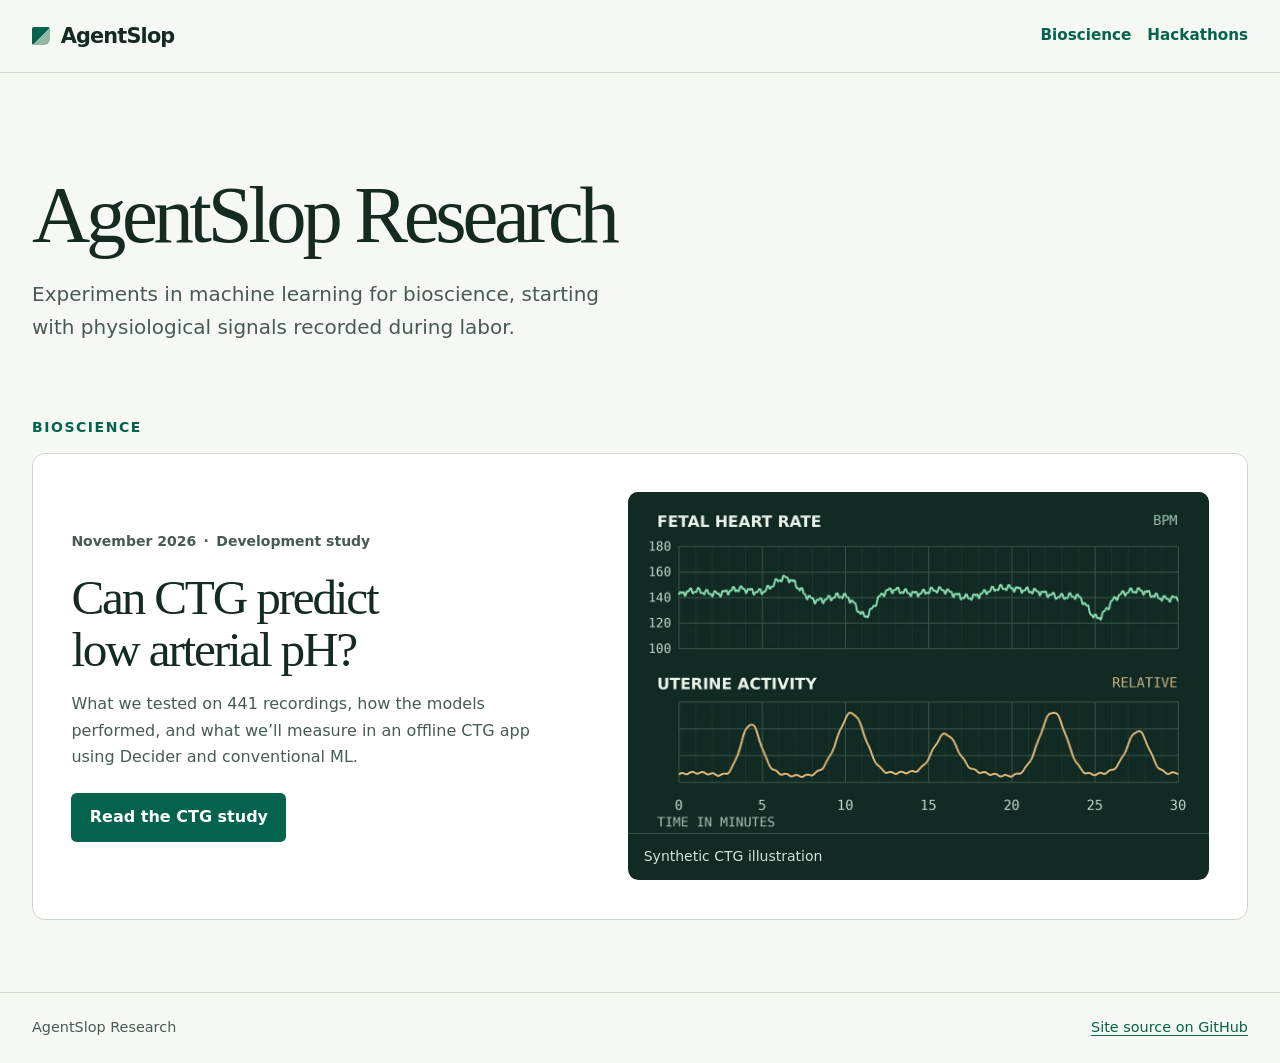
<file: index.html>
<!doctype html>
<html lang="en">
<head>
  <meta charset="utf-8">
  <meta name="viewport" content="width=device-width, initial-scale=1">
  <meta name="description" content="AgentSlop Research publishes development studies in bioscience and machine learning, starting with cardiotocography and umbilical arterial pH.">
  <meta name="theme-color" content="#f6f8f3">
  <title>AgentSlop Research</title>
  <link rel="stylesheet" href="assets/research.css">
</head>
<body>
  <a class="skip-link" href="#main">Skip to content</a>
  <header class="site-header">
    <div class="shell header-inner">
      <a class="wordmark" href="./" aria-current="page"><span class="brand-mark" aria-hidden="true"></span>AgentSlop</a>
      <nav aria-label="Main navigation" style="display: flex; flex-wrap: wrap; gap: .3rem 1rem;">
        <a href="#bioscience">Bioscience</a>
        <a href="hackathons/">Hackathons</a>
      </nav>
    </div>
  </header>

  <main id="main" class="shell landing">
    <div class="landing-intro">
      <h1>AgentSlop Research</h1>
      <p>Experiments in machine learning for bioscience, starting with physiological signals recorded during labor.</p>
    </div>

    <section id="bioscience" aria-labelledby="bioscience-heading">
      <h2 class="label" id="bioscience-heading">Bioscience</h2>
      <article class="study-card">
        <div class="study-card-copy">
          <p class="meta"><time datetime="2026-11">November 2026</time> <span aria-hidden="true">·</span> Development study</p>
          <h3>Can CTG predict low arterial pH?</h3>
          <p>What we tested on 441 recordings, how the models performed, and what we’ll measure in an offline CTG app using Decider and conventional ML.</p>
          <a class="button" href="bioscience/ctg/">Read the CTG study</a>
        </div>
        <figure class="trace">
          <img src="assets/ctg-illustration.webp" width="1200" height="704" alt="Illustrative fetal heart rate and uterine activity waveforms on a time grid">
          <figcaption>Synthetic CTG illustration</figcaption>
        </figure>
      </article>
    </section>
  </main>

  <footer class="site-footer">
    <div class="shell footer-inner"><span>AgentSlop Research</span><a href="https://github.com/AgentSlop-Si/public">Site source on GitHub</a></div>
  </footer>
</body>
</html>
</file>
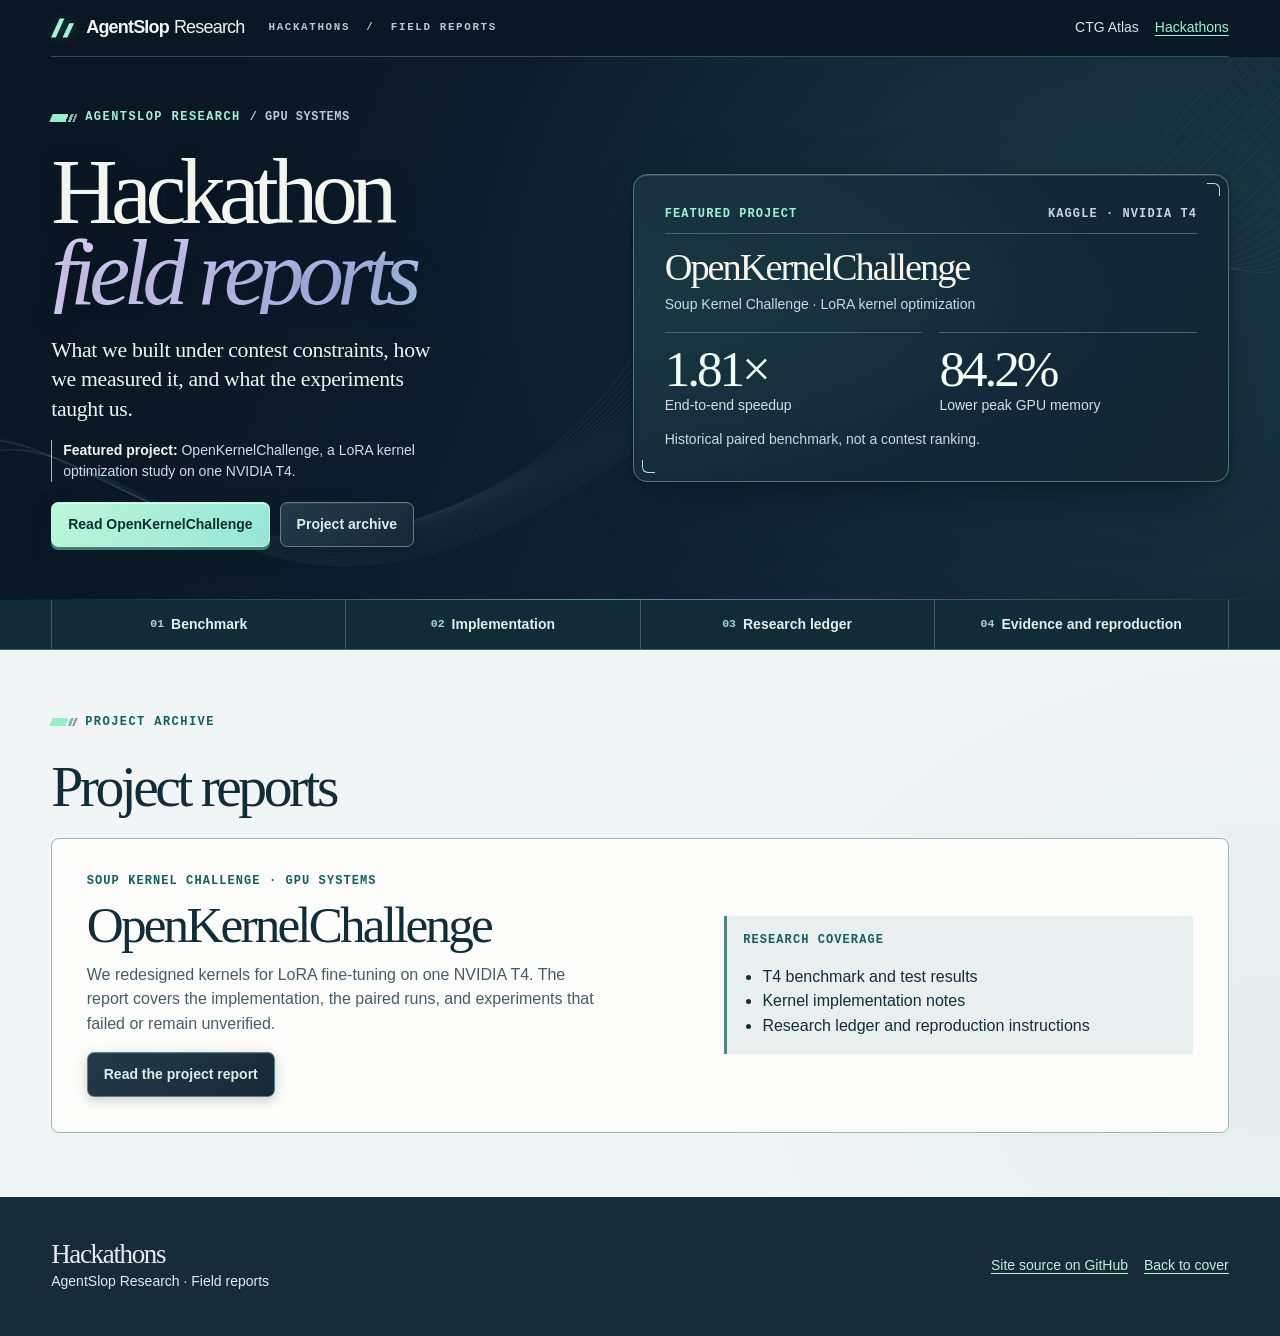
<file: hackathons/index.html>
<!doctype html>
<html lang="en">
<head>
  <meta charset="utf-8">
  <meta name="viewport" content="width=device-width, initial-scale=1">
  <meta name="description" content="AgentSlop hackathon projects, with technical write-ups, measured results, and public evidence.">
  <meta name="theme-color" content="#101a2c">
  <title>Hackathons · AgentSlop Research</title>
  <link rel="canonical" href="https://agentslop.si/hackathons/">
  <link rel="stylesheet" href="kernel.css">
</head>
<body id="top">
<a class="skip" href="#main">Skip to content</a>
<header class="mast"><div class="frame mast-row"><a class="brand" aria-label="AgentSlop Research home" href="../"><svg viewBox="0 0 26 24" aria-hidden="true"><path d="M0 22 9 2h5L5 22ZM12 22l7-15h5l-7 15Z" fill="currentColor"/></svg>AgentSlop <span>Research</span></a><span class="mast-domain">HACKATHONS &nbsp;/&nbsp; FIELD REPORTS</span><nav aria-label="Site navigation"><a href="../bioscience/ctg/">CTG Atlas</a><a href="./" aria-current="page">Hackathons</a></nav></div></header>
<main id="main">
  <div class="cover"><svg class="am-field" viewBox="0 0 1440 620" preserveAspectRatio="none" aria-hidden="true" focusable="false" xmlns="http://www.w3.org/2000/svg"><defs><linearGradient id="am-etch" x1="0%" x2="100%" y1="0%" y2="30%"><stop stop-color="#65c3bb" stop-opacity=".28"/><stop offset=".32" stop-color="#67a2ad" stop-opacity=".05"/><stop offset=".64" stop-color="#7cacb7" stop-opacity=".24"/><stop offset="1" stop-color="#acd4ca" stop-opacity=".11"/></linearGradient></defs><g fill="none" stroke="url(#am-etch)" stroke-width=".8"><path d="M -188 482 C 24 300.0, 140.0 628, 462 530.0 S 722 130.0, 965 166.0 S 1164 268, 1438 -60.0"/><path d="M -180 487 C 30 298.6, 142.6 635, 471 528.1 S 728 132.4, 974 167.2 S 1174 274, 1451 -57.6"/><path d="M -172 492 C 36 297.2, 145.2 642, 480 526.2 S 734 134.8, 983 168.4 S 1184 280, 1464 -55.2"/><path d="M -164 497 C 42 295.8, 147.8 649, 489 524.3 S 740 137.2, 992 169.6 S 1194 286, 1477 -52.8"/><path d="M -156 502 C 48 294.4, 150.4 656, 498 522.4 S 746 139.6, 1001 170.8 S 1204 292, 1490 -50.4"/><path d="M -148 507 C 54 293.0, 153.0 663, 507 520.5 S 752 142.0, 1010 172.0 S 1214 298, 1503 -48.0"/><path d="M -140 512 C 60 291.6, 155.6 670, 516 518.6 S 758 144.4, 1019 173.2 S 1224 304, 1516 -45.6"/><path d="M -132 517 C 66 290.2, 158.2 677, 525 516.7 S 764 146.8, 1028 174.4 S 1234 310, 1529 -43.2"/><path d="M -124 522 C 72 288.8, 160.8 684, 534 514.8 S 770 149.2, 1037 175.6 S 1244 316, 1542 -40.8"/><path d="M -116 527 C 78 287.4, 163.4 691, 543 512.9 S 776 151.6, 1046 176.8 S 1254 322, 1555 -38.4"/><path d="M -108 532 C 84 286.0, 166.0 698, 552 511.0 S 782 154.0, 1055 178.0 S 1264 328, 1568 -36.0"/><path d="M -100 537 C 90 284.6, 168.6 705, 561 509.1 S 788 156.4, 1064 179.2 S 1274 334, 1581 -33.6"/><path d="M -92 542 C 96 283.2, 171.2 712, 570 507.2 S 794 158.8, 1073 180.4 S 1284 340, 1594 -31.2"/><path d="M -84 547 C 102 281.8, 173.8 719, 579 505.3 S 800 161.2, 1082 181.6 S 1294 346, 1607 -28.8"/><path d="M -76 552 C 108 280.4, 176.4 726, 588 503.4 S 806 163.6, 1091 182.8 S 1304 352, 1620 -26.4"/><path d="M -68 557 C 114 279.0, 179.0 733, 597 501.5 S 812 166.0, 1100 184.0 S 1314 358, 1633 -24.0"/><path d="M -60 562 C 120 277.6, 181.6 740, 606 499.6 S 818 168.4, 1109 185.2 S 1324 364, 1646 -21.6"/><path d="M -52 567 C 126 276.2, 184.2 747, 615 497.7 S 824 170.8, 1118 186.4 S 1334 370, 1659 -19.2"/><path d="M -44 572 C 132 274.8, 186.8 754, 624 495.8 S 830 173.2, 1127 187.6 S 1344 376, 1672 -16.8"/><path d="M -36 577 C 138 273.4, 189.4 761, 633 493.9 S 836 175.6, 1136 188.8 S 1354 382, 1685 -14.4"/><path d="M -28 582 C 144 272.0, 192.0 768, 642 492.0 S 842 178.0, 1145 190.0 S 1364 388, 1698 -12.0"/><path d="M -20 587 C 150 270.6, 194.6 775, 651 490.1 S 848 180.4, 1154 191.2 S 1374 394, 1711 -9.6"/></g><g class="am-iso-light" fill="none" stroke="#a2d1cf" stroke-opacity=".23" stroke-width="1"><path d="M -156 502 C 48 294.4, 150.4 656, 498 522.4 S 746 139.6, 1001 170.8 S 1204 292, 1490 -50.4"/><path d="M -116 527 C 78 287.4, 163.4 691, 543 512.9 S 776 151.6, 1046 176.8 S 1254 322, 1555 -38.4"/></g></svg>
    <section class="frame atlas-hero" aria-labelledby="page-title">
      <div class="atlas-intro">
        <p class="folio"><i aria-hidden="true"></i> AGENTSLOP RESEARCH <span>/ GPU SYSTEMS</span></p>
        <h1 id="page-title">Hackathon<em>field reports</em><span class="sr-only"> (Hackathons)</span></h1>
        <p class="atlas-question">What we built under contest constraints, how we measured it, and what the experiments taught us.</p>
        <p class="atlas-caution"><b>Featured project:</b> OpenKernelChallenge, a LoRA kernel optimization study on one NVIDIA T4.</p>
        <div class="atlas-links"><a class="action mint-action" href="openkernelchallenge/">Read OpenKernelChallenge</a><a class="secondary-action" href="#projects">Project archive</a></div>
      </div>
      <figure class="atlas-plate">
        <p class="plate-top"><b>FEATURED PROJECT</b><span>KAGGLE · NVIDIA T4</span></p>
        <h2>OpenKernel<wbr>Challenge</h2>
        <p class="plate-sub">Soup Kernel Challenge · LoRA kernel optimization</p>
        
        <dl class="plate-metrics" aria-label="Paired benchmark summary">
          <div><dt>End-to-end speedup</dt><dd>1.81×</dd></div>
          <div><dt>Lower peak GPU memory</dt><dd>84.2%</dd></div>
          
        </dl>
        <figcaption>Historical paired benchmark, not a contest ranking.</figcaption>
      </figure>
    </section>
  </div>
  <nav class="subnav" aria-label="Project report shortcuts"><div class="frame nav-rail"><a id="benchmark" href="openkernelchallenge/#benchmark"><span>01</span> Benchmark</a><a id="implementation" href="openkernelchallenge/#implementation"><span>02</span> Implementation</a><a id="research" href="openkernelchallenge/#research"><span>03</span> Research ledger</a><a id="evidence" href="openkernelchallenge/#evidence"><span>04</span> Evidence and reproduction</a></div></nav>
  <section id="projects" class="frame project-area" aria-labelledby="projects-title"><p class="folio"><i aria-hidden="true"></i> PROJECT ARCHIVE</p><h2 id="projects-title">Project reports</h2><article class="project-card"><div><p class="label">Soup Kernel Challenge · GPU systems</p><h3>OpenKernel<wbr>Challenge</h3><p>We redesigned kernels for LoRA fine-tuning on one NVIDIA T4. The report covers the implementation, the paired runs, and experiments that failed or remain unverified.</p><a class="action dark-action" href="openkernelchallenge/">Read the project report</a></div><div class="project-tags"><p class="label">Research coverage</p><ul><li>T4 benchmark and test results</li><li>Kernel implementation notes</li><li>Research ledger and reproduction instructions</li></ul></div></article></section>
</main>
<footer class="page-footer"><div class="frame footer-pair"><div><strong>Hackathons</strong><p>AgentSlop Research · Field reports</p></div><div class="foot-actions"><a href="https://github.com/AgentSlop-Si/public">Site source on GitHub</a><a href="#top">Back to cover</a></div></div></footer>
</body>
</html>
</file>
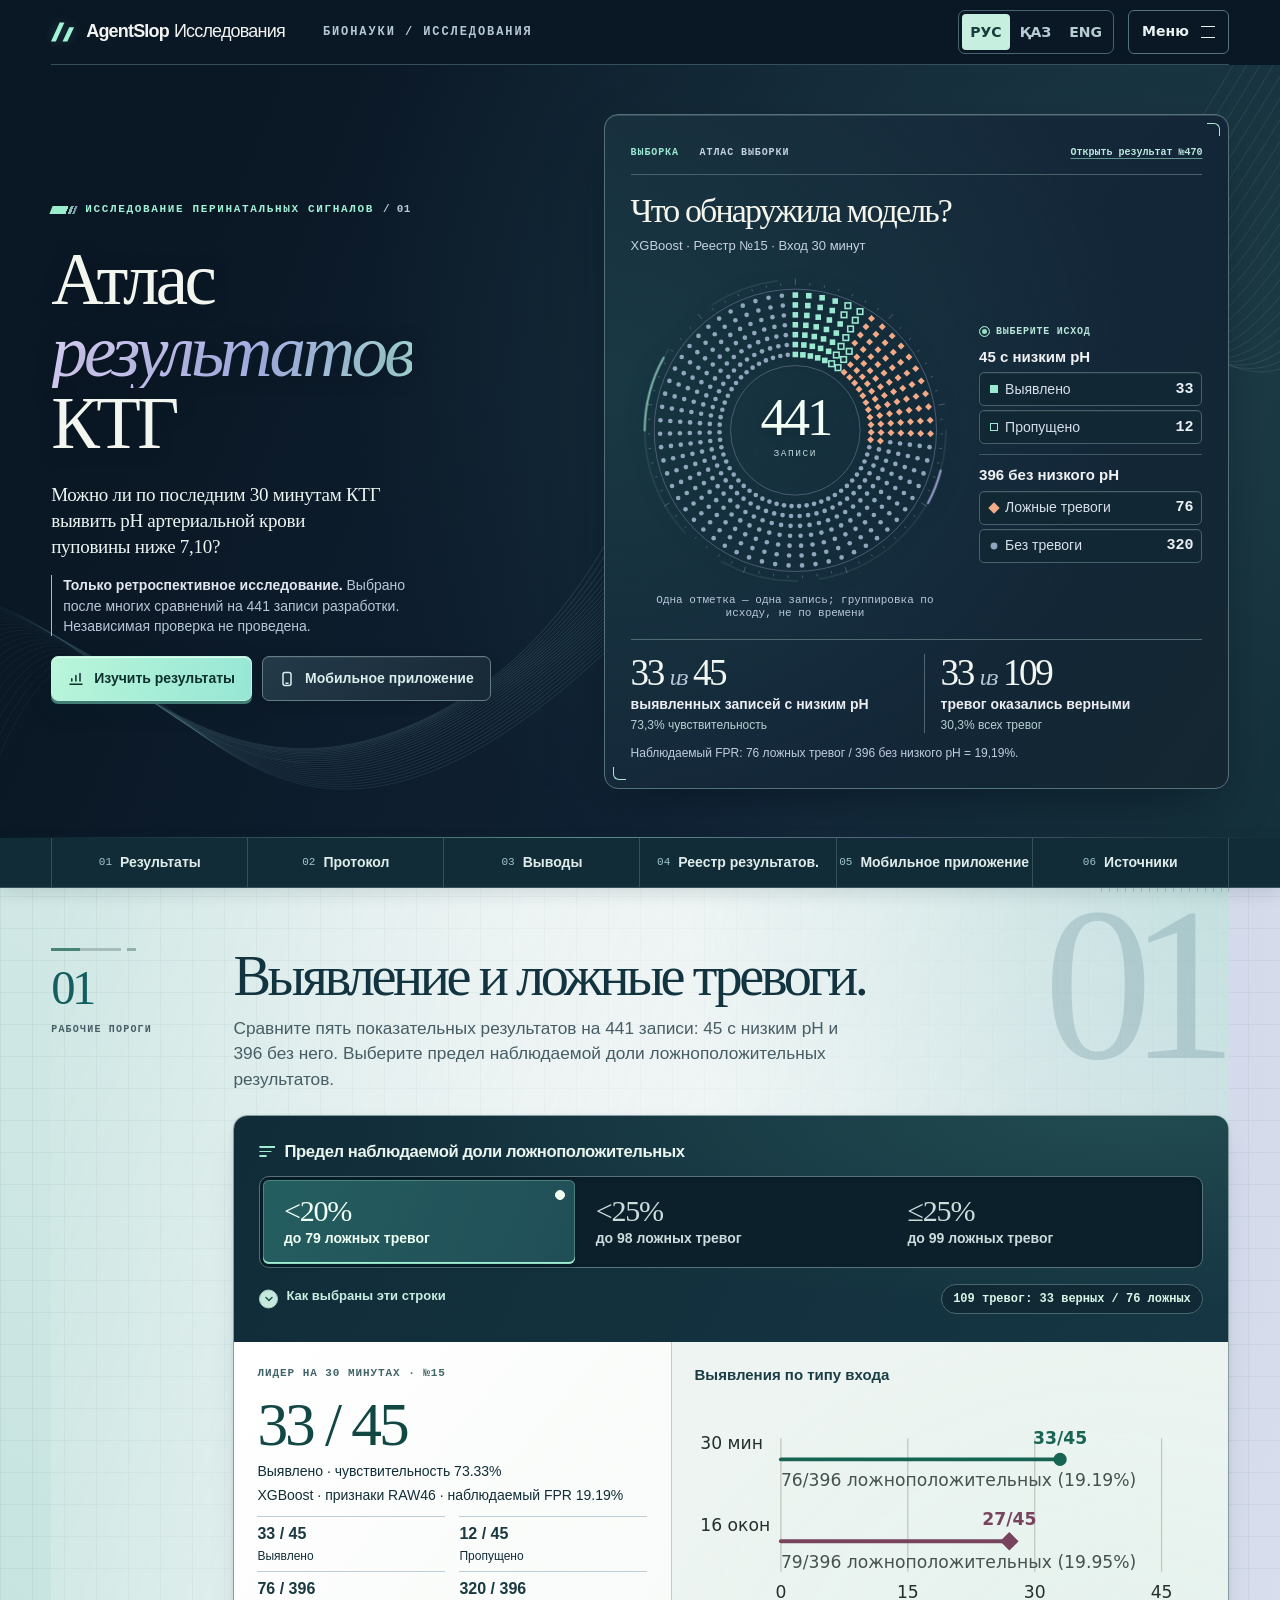
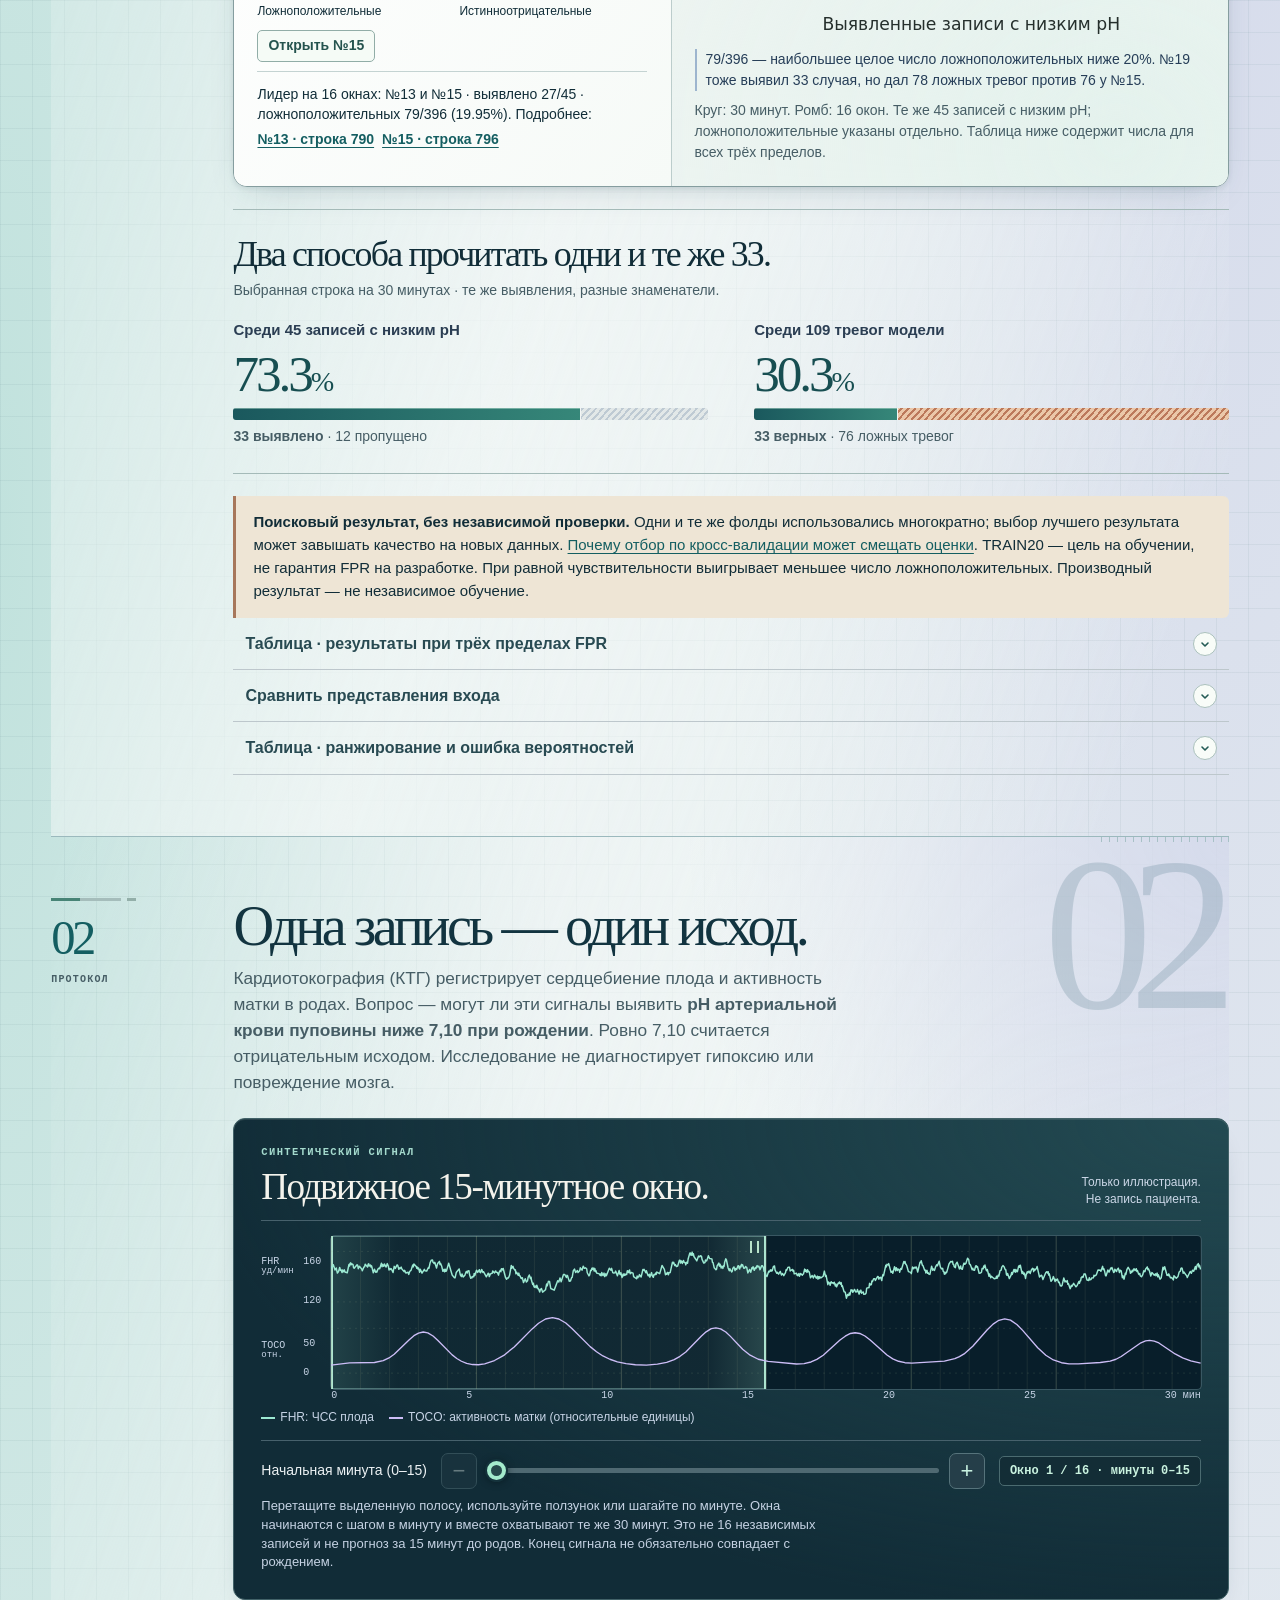
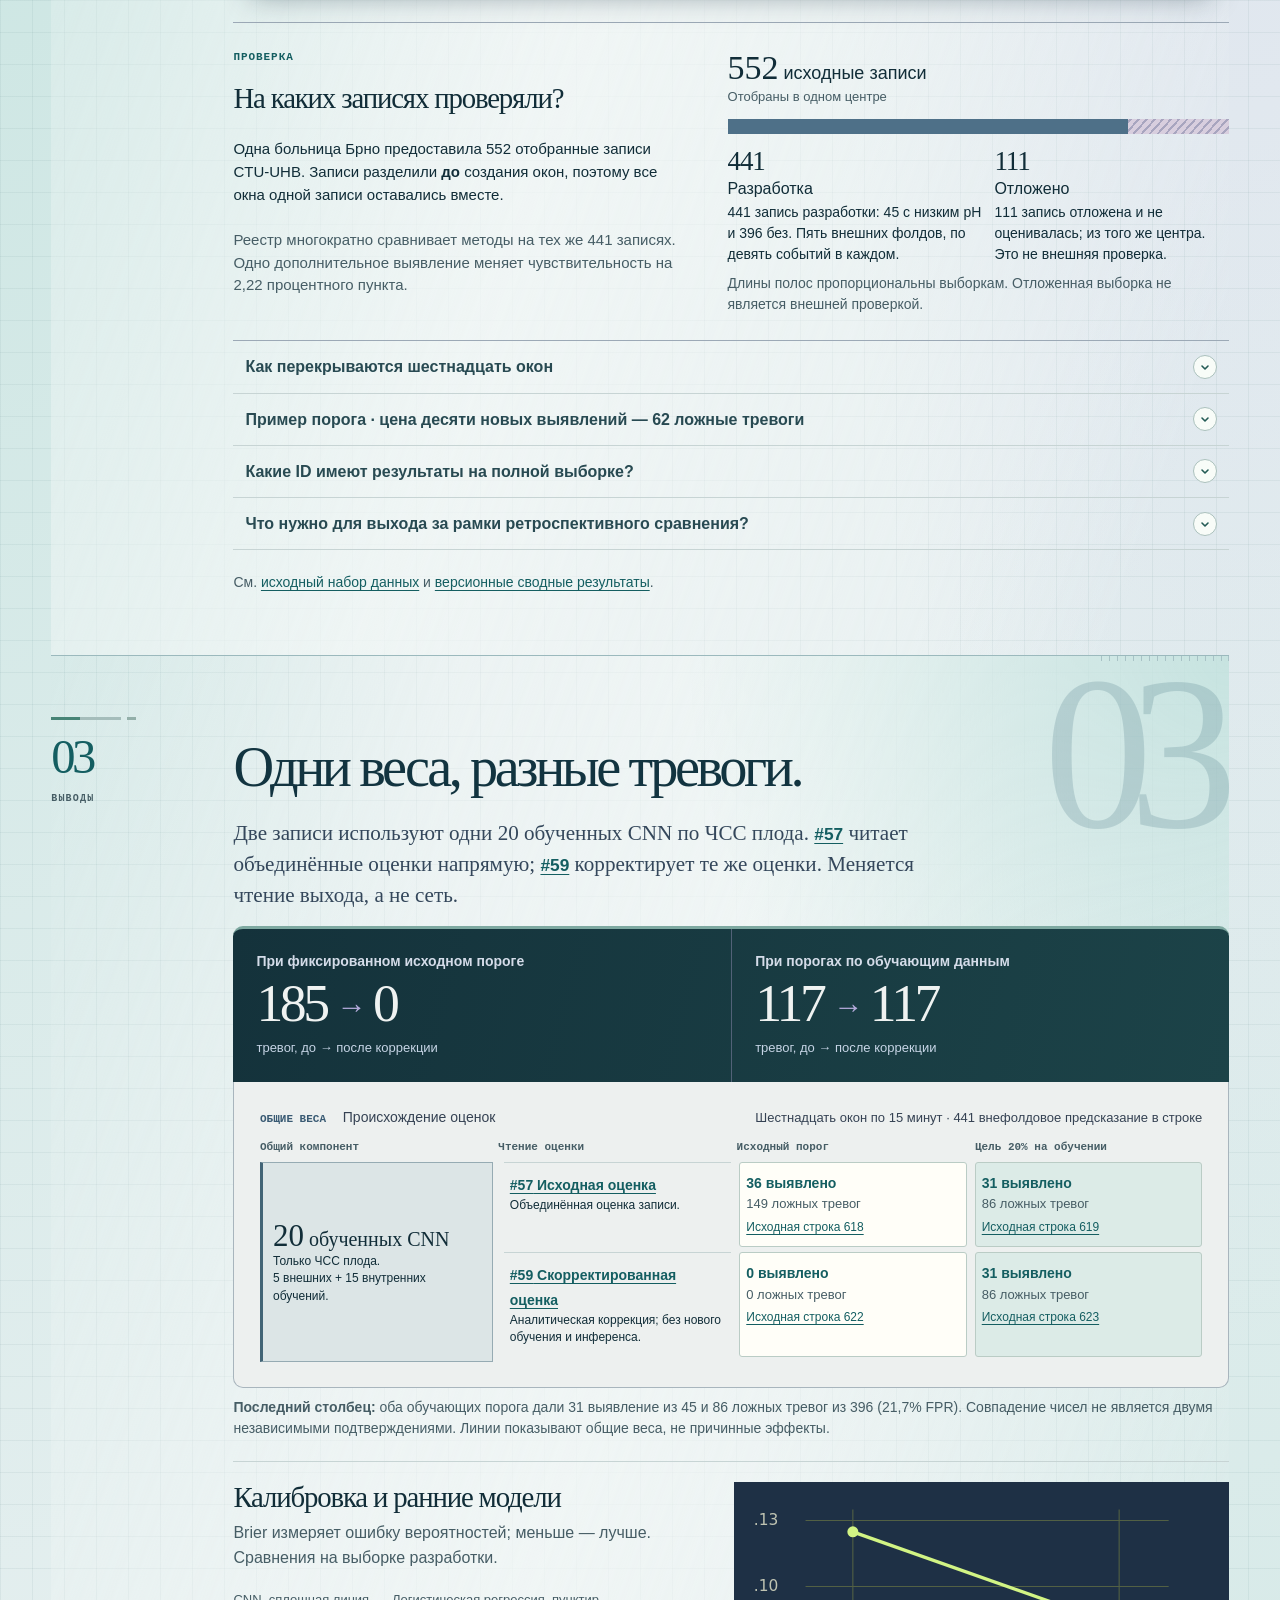
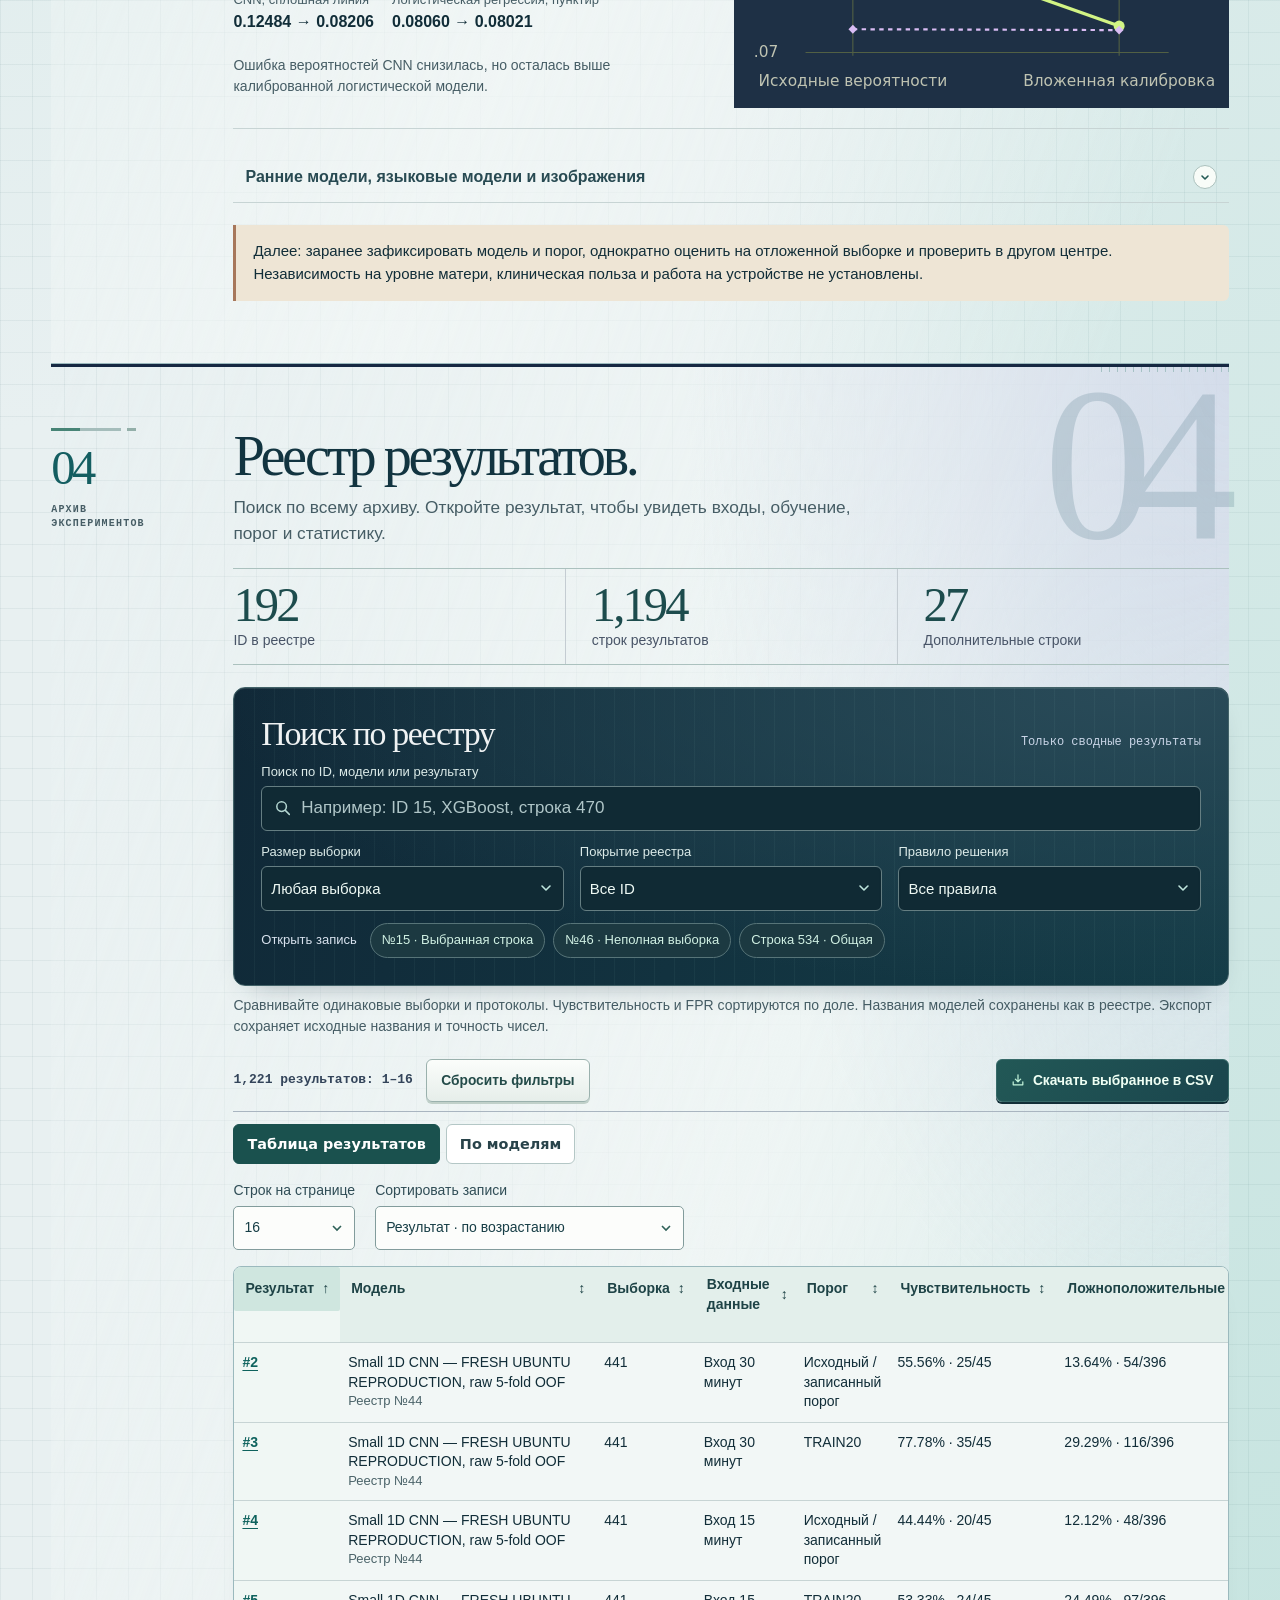
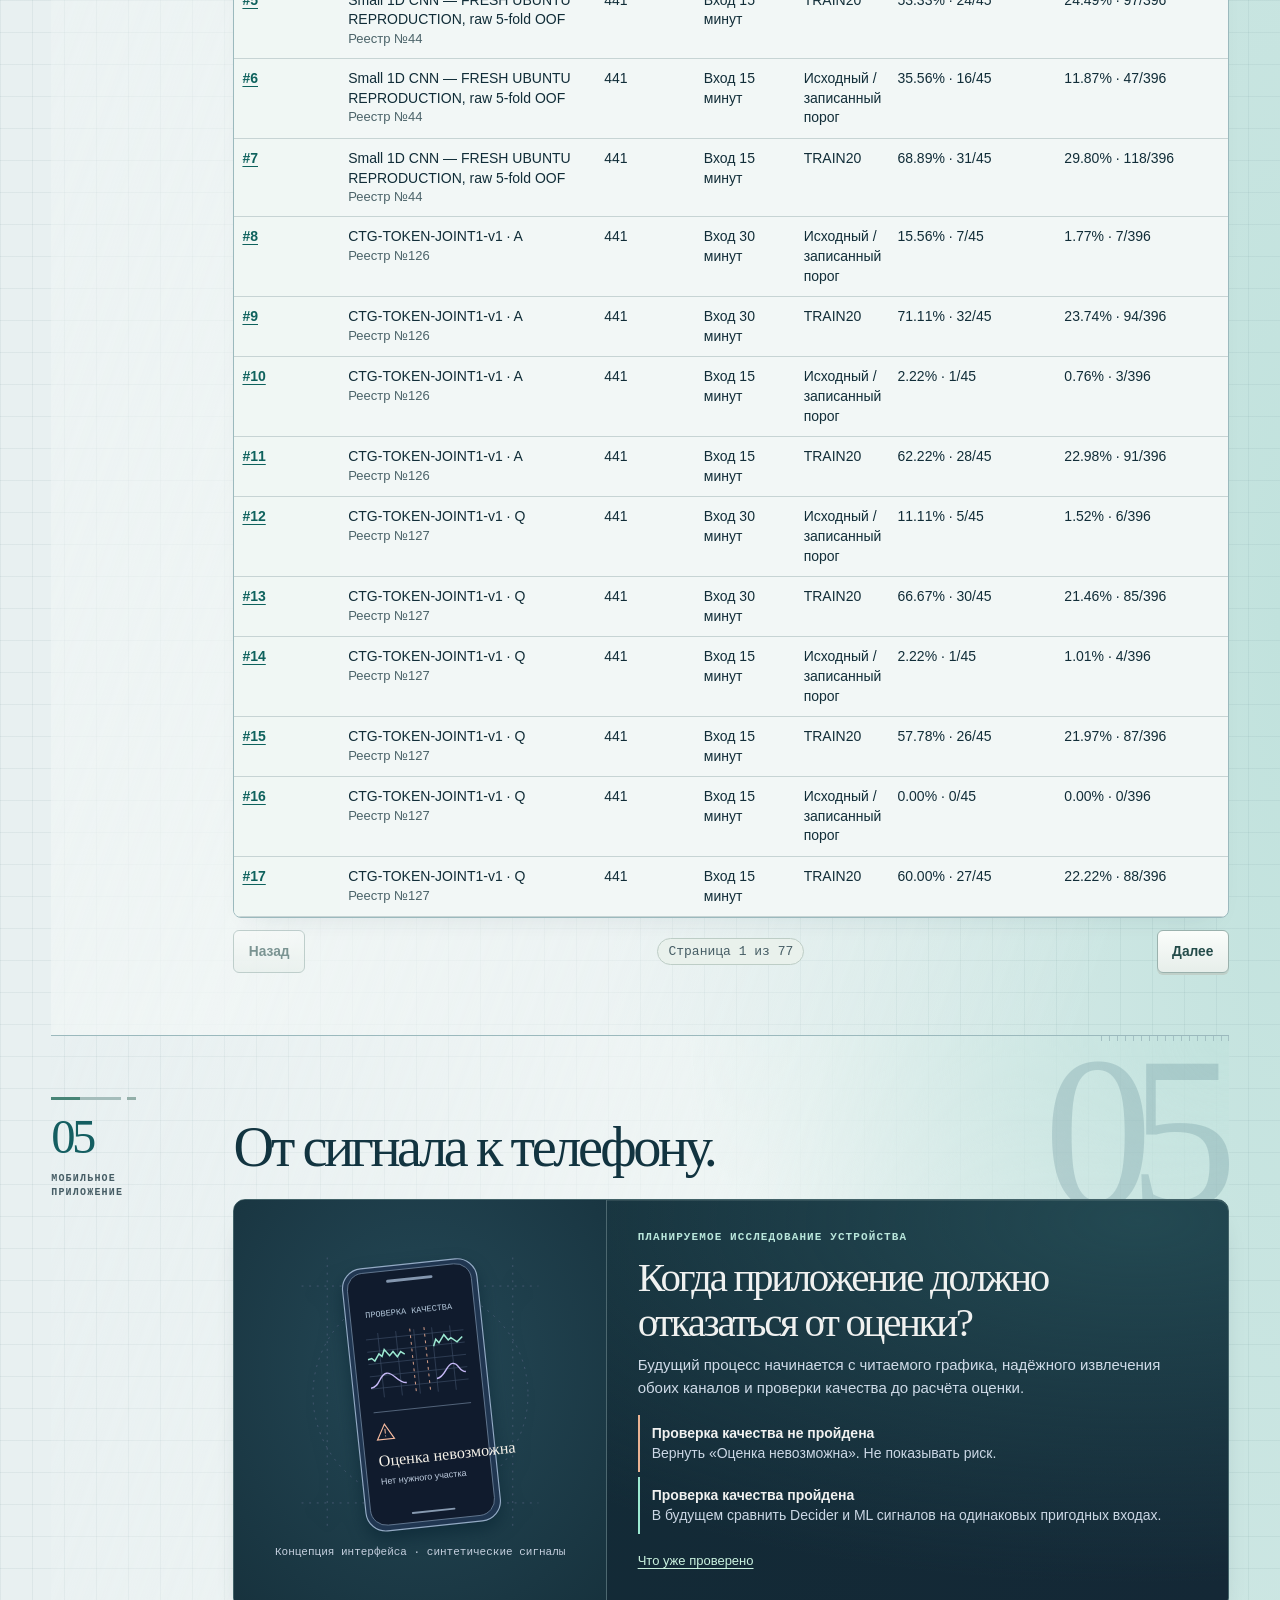
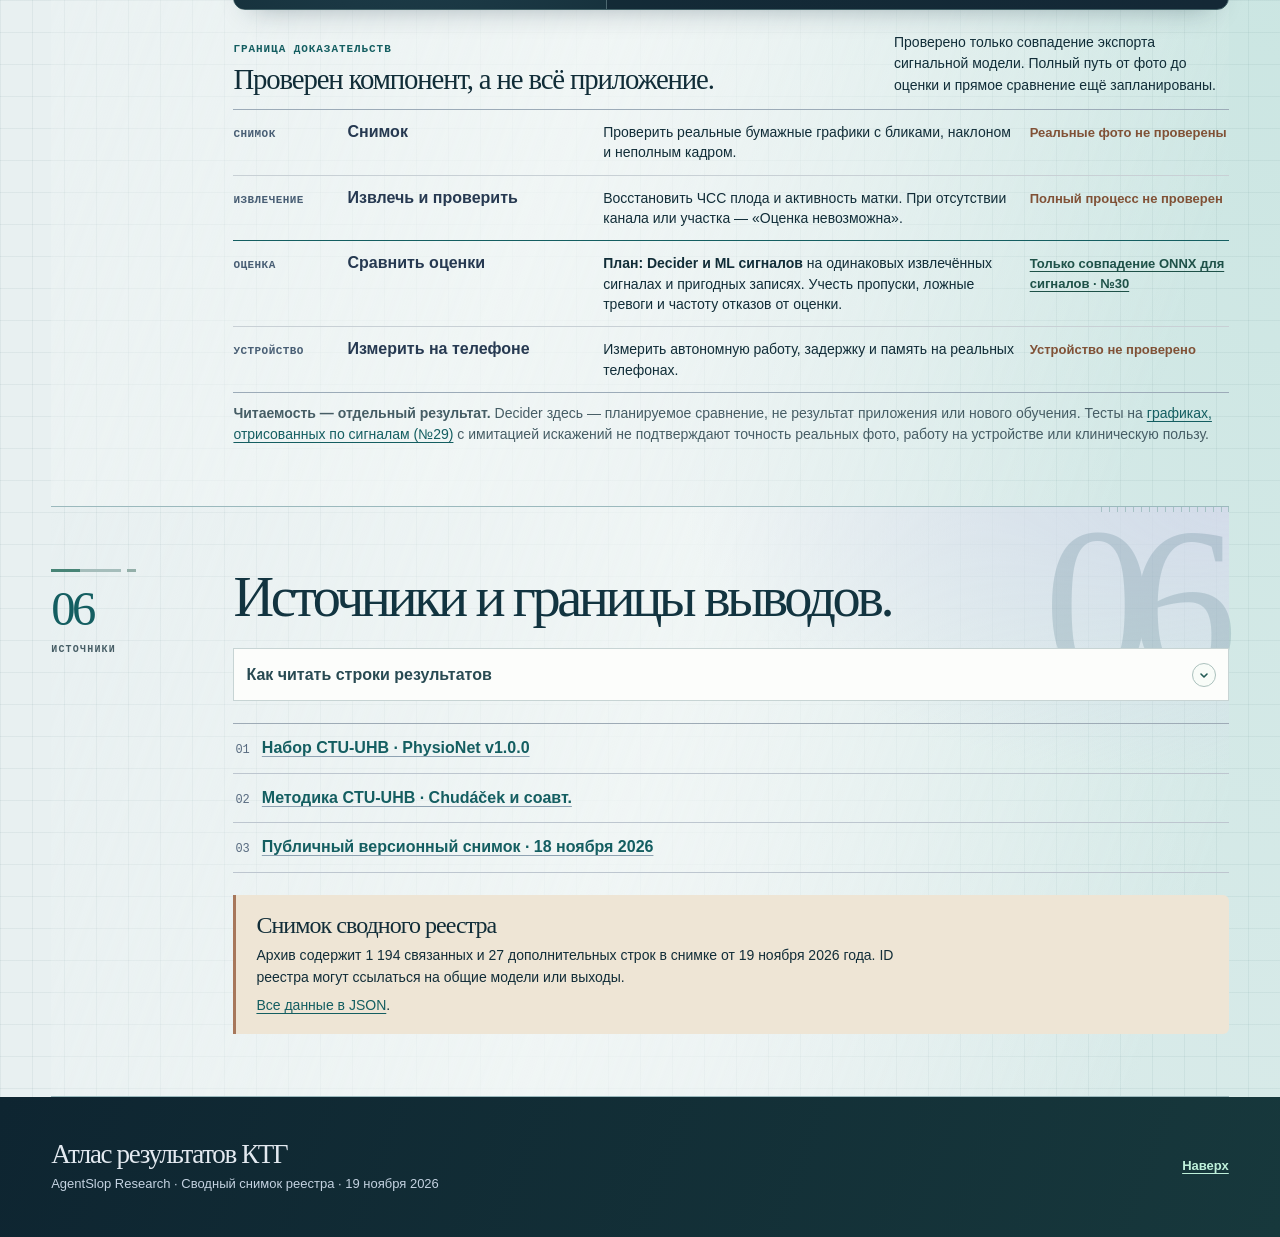
<file: bioscience/ctg/index.html>
<!doctype html>
<html lang="ru"><head><meta charset="utf-8"><meta http-equiv="Content-Security-Policy" content="default-src &apos;none&apos;; script-src &apos;self&apos; &apos;unsafe-inline&apos;; style-src &apos;self&apos; &apos;unsafe-inline&apos;; img-src &apos;self&apos; data: blob:; connect-src &apos;none&apos;; form-action &apos;none&apos;; object-src &apos;none&apos;; base-uri &apos;none&apos;"><meta name="viewport" content="width=device-width,initial-scale=1"><title>CTG Outcome Atlas · AgentSlop Research</title><meta name="description" content="Retrospective CTG research with measured detection results, study methods, and the aggregate experiment registry.">
<style>
:root{color-scheme:light;--paper:#f3f1e8;--surface:#fbfaf4;--ink:#172923;--sub:#46554e;--rule:#c4cbc0;--petrol:#112e2a;--pine:#165d50;--burn:#963c20;--light:#a5ece0;--mono:ui-monospace,SFMono-Regular,Menlo,Consolas,monospace;--serif:Georgia,"Times New Roman",serif;--sans:Inter,-apple-system,BlinkMacSystemFont,"Segoe UI",Arial,sans-serif}
*{box-sizing:border-box}body{margin:0;color:var(--ink);background:var(--paper);font:16px/1.53 var(--sans);-webkit-text-size-adjust:100%;text-rendering:optimizeLegibility}h1,h2,h3,h4,p,figure,dl,dd,ol,ul{margin:0}h1,h2,h3,h4{line-height:1.1}h1,h2,h3{font-family:var(--serif);font-weight:normal}p+p{margin-top:.72em}a{color:var(--pine);text-decoration-thickness:1px;text-underline-offset:3px}a:hover{text-decoration-thickness:2px}button,input,select{font:inherit}button,a,input,select,summary{touch-action:manipulation}button,summary,select{cursor:pointer}button:disabled{cursor:not-allowed;opacity:.5}button{color:var(--ink);background:var(--surface);border:1px solid #83958a;border-radius:2px;min-height:44px;padding:.6rem .9rem;font-weight:650;font-size:.86rem}button:hover:not(:disabled){background:#e0ebe1}button:disabled:hover{background:var(--surface)}button:focus-visible,a:focus-visible,input:focus-visible,select:focus-visible,summary:focus-visible,[tabindex]:focus-visible{outline:3px solid #c65331;outline-offset:3px}.skip{position:absolute;z-index:10;left:20px;top:-100px;padding:10px;background:white}.skip:focus{top:6px}.frame,.wrap{max-width:1252px;width:calc(100% - clamp(36px,8vw,128px));margin-inline:auto}main,main *{min-width:0}.mast{background:#102923;color:#f4f3ea;border-bottom:3px solid #638c76}.mast-row{display:flex;align-items:center;gap:24px;min-height:58px}.brand{display:inline-flex;white-space:nowrap;align-items:center;gap:5px;color:inherit;text-decoration:none;font-weight:750;font-size:18px;letter-spacing:-.055em}.brand span{font-weight:450;color:#e2e8df}.brand svg{width:25px;height:24px;color:#a7deba;margin-right:5px}.mast-domain,.private,.folio,.plate-top,.cohort-grid>span,.rd-chapter-rail,.atlas-shortcuts>strong,.dp-number,.evc-key,.dp-kicker,.lna-eyebrow,.ratios-kicker,.label{font-family:var(--mono);font-weight:600;letter-spacing:.085em;text-transform:uppercase}.mast-domain{font-size:10px;letter-spacing:.16em;color:#c3d4c6;margin-left:14px}.private{margin-left:auto;display:inline-flex;align-items:center;gap:8px;font-size:11px;letter-spacing:.07em;color:#e3eadb}.private:before{content:'';width:6px;height:6px;background:#e0bd80;border-radius:50%}
.atlas-hero{display:grid;grid-template-columns:minmax(0,.85fr) minmax(0,1.15fr);align-items:center;gap:clamp(34px,5.5vw,90px);padding-block:clamp(32px,4.1vw,65px);position:relative}.atlas-intro{display:flex;align-items:flex-start;flex-direction:column}.folio{display:flex;align-items:center;gap:9px;font-size:11px;color:#295d4c;margin-bottom:19px}.folio i{display:block;width:23px;height:8px;border-block:2px solid currentColor}.atlas-hero h1{font-size:clamp(62px,5.9vw,94px);letter-spacing:-.066em;line-height:.91;text-wrap:balance}.atlas-hero h1 em{color:var(--pine);font-weight:400}.atlas-question{font:400 clamp(19px,1.6vw,25px)/1.35 var(--serif);max-width:35ch;letter-spacing:-.025em;margin:22px 0 16px}.atlas-caution{font-size:14px;color:#49574e;line-height:1.5;max-width:54ch;border-left:2px solid #a2482d;padding-left:12px}.atlas-caution b{color:var(--ink)}.atlas-links{display:flex;align-items:stretch;flex-wrap:wrap;gap:8px 16px;margin-top:24px}.atlas-links a{display:inline-flex;align-items:center;justify-content:space-between;gap:10px;min-height:44px;font-size:14px;font-weight:700;text-decoration:none;border-bottom:1px solid #688172;padding:8px 0}.atlas-links a:hover{color:#913c24}.atlas-links a.atlas-primary{background:var(--petrol);border:1px solid var(--petrol);color:white;padding-inline:14px}.atlas-links .atlas-primary:hover{background:#205541}.atlas-plate{background:var(--petrol);color:#f2f4e8;padding:clamp(16px,2.35vw,34px);border:1px solid #193a31;position:relative;box-shadow:5px 5px 0 #d4d9cb}.atlas-plate:before,.atlas-plate:after{content:"";position:absolute;width:7px;height:7px;border-color:#b2c6af;border-style:solid;pointer-events:none}.atlas-plate:before{right:7px;top:7px;border-width:1px 1px 0 0}.atlas-plate:after{left:7px;bottom:7px;border-width:0 0 1px 1px}.plate-top{display:flex;align-items:center;justify-content:space-between;gap:8px;color:#bfd5c7;border-bottom:1px solid #476457;padding-bottom:9px;font:600 10px/1.3 var(--mono);letter-spacing:.08em}.plate-top b{color:#b4efca}.plate-top a{display:inline-flex;align-items:center;color:#d8e8db;min-height:24px;text-transform:none;letter-spacing:0}.plate-heading{margin:17px 0;display:flex;align-items:center;justify-content:space-between;gap:12px}.plate-heading h2{font-size:clamp(28px,2.85vw,44px);line-height:.99;letter-spacing:-.05em}.plate-heading p{font-size:13px;line-height:1.45;color:#d5e2d4}.plate-center{display:grid;grid-template-columns:minmax(94px,.95fr) minmax(0,1fr);gap:clamp(13px,2.35vw,42px);align-items:center;margin:9px 0 18px}.cohort-grid{width:100%;max-width:208px;justify-self:center}.cohort-grid svg{display:block;width:100%;height:auto}.cohort-grid svg g:nth-of-type(1){fill:#9ae2be}.cohort-grid svg g:nth-of-type(2){stroke:#9ae2be}.cohort-grid svg g:nth-of-type(3){fill:#efae81}.cohort-grid svg g:nth-of-type(4){fill:#8b9e94}.cohort-grid>span{display:block;text-align:center;font:500 10px/1.5 var(--mono);color:#cfddcf;text-transform:none;letter-spacing:.015em;margin-top:5px}.cohort-key>div+div{margin-top:15px;padding-top:12px;border-top:1px solid #4a665a}.cohort-key dt{font:normal 27px/1.1 var(--serif);letter-spacing:-.04em;margin-bottom:5px}.cohort-key dt span{font:600 14px/1.35 var(--sans);letter-spacing:0}.cohort-key dd{display:flex;align-items:center;gap:5px;font-size:14px;line-height:1.55;color:#dce8dc}.cohort-key dd b{color:#fff;font-variant-numeric:tabular-nums}.mark{display:inline-block;width:8px;height:8px;margin:0 5px 0 2px;flex:none}.tp{background:#9ae2be}.fn{border:1.5px solid #9ae2be}.fp{background:#efae81;transform:rotate(45deg)}.tn{background:#8b9e94;border-radius:50%;transform:scale(.85)}.alert-inset{border-top:1px solid #5b776b;padding-top:12px}.alert-inset>div:first-child{display:flex;align-items:baseline;justify-content:space-between;gap:4px 12px;flex-wrap:wrap}.alert-inset strong{font:normal 23px/1.1 var(--serif);letter-spacing:-.03em}.alert-inset span{font:500 13px/1.35 var(--sans);color:#e4ebdd}.alert-tape{height:10px;background:linear-gradient(to right,#9ae2be 0 30.275%,transparent 30.275%),repeating-linear-gradient(135deg,#d59871 0 4px,#f3be90 4px 6px);margin:8px 0 0}.plate-foot{font:500 12px/1.4 var(--sans);margin:8px 0 0;color:#ccdbcd}.subnav{background:var(--surface);border-block:1px solid var(--rule)}.subnav .wrap{display:flex;justify-content:space-between;gap:12px}.subnav a{display:flex;align-items:center;min-height:45px;font:600 12px/1.25 var(--mono);text-decoration:none;color:#344e41}.subnav a:hover{text-decoration:underline}
.rd-chapter{padding-block:clamp(32px,4.7vw,68px);border-bottom:1px solid var(--rule);display:grid;grid-template-columns:clamp(90px,13vw,175px) minmax(0,1fr);gap:clamp(18px,3.3vw,48px)}.rd-chapter-rail{display:flex;flex-direction:column;align-items:flex-start;gap:6px;font-size:10px;color:#385748;padding-top:4px}.rd-chapter-rail b{font:normal 34px/1 var(--serif);letter-spacing:-.04em;color:#546a5b}.rd-chapter-body>h2,.evc-intro h2{font-size:clamp(35px,4vw,60px);letter-spacing:-.055em;line-height:1.02}.rd-chapter-body>*+*{margin-top:22px}.rd-chapter-body>h2+.intro,.evc-intro p{margin-top:10px}.intro,.evc-intro p{font-size:clamp(16px,1.35vw,19px);line-height:1.5;max-width:73ch;color:var(--sub)}.panel,.ratios-strip,.lna-map,.rd-calibration,.dp-flow,.rd-window,.evc-case,.evc-module,.next-drilldown,.evc-note,.entry,.review21-app-summary{background:var(--surface);border:1px solid var(--rule);padding:clamp(14px,2vw,26px)}.panel h3,.ratios-caption h3,.rd-window h3,.dp-flow h3,.lna-intro h2,.rd-calibration h3,.evc h3,.next-matched h3{font-size:clamp(23px,2.25vw,33px);letter-spacing:-.04em}.small,.obs-plot-caption,.ratios-missed,.evc-small,.evc-sources,.evc-figure figcaption,.next-cohort>p,.dp-note,.lna-reading,.lna-result small,.rd-calibration>p{color:var(--sub);font-size:14px;line-height:1.5}.notice,.review21-app-summary,.next-row-readout{padding:15px 17px;border-left:3px solid #997750;background:#eae8dc;font-size:15px}.label,.ratios-kicker,.evc-key,.dp-kicker,.lna-eyebrow,.dp-number{display:block;font-size:11px;color:var(--pine);margin-bottom:7px}.twocol,.evc-pair,.evc-case,.next-matched-rows{display:grid;grid-template-columns:repeat(2,minmax(0,1fr));gap:17px}.tight{padding-left:19px}.tight li+li{margin-top:5px}.table-scroll{overflow:auto;max-width:100%;scrollbar-width:thin}.table-scroll:focus-visible{outline-offset:0}table{border-collapse:collapse;width:100%;font-variant-numeric:tabular-nums;font-size:14px;line-height:1.4}th,td{text-align:left;border-bottom:1px solid var(--rule);padding:10px 8px;vertical-align:top}thead th{color:#324b40;background:#e8ece2;font-size:13px}tbody th{font-weight:650}.panel h3+.table-scroll{margin-top:14px}.evc-sr{position:absolute;width:1px;height:1px;clip-path:inset(50%);overflow:hidden;white-space:nowrap}
#operating-console[hidden]{display:none!important}#operating-console{padding:0;overflow:hidden}.obs-console-head{padding:clamp(14px,2vw,26px);border-bottom:1px solid var(--rule);background:#edf0e7;display:flex;gap:10px 18px;align-items:center;flex-wrap:wrap}.obs-console-head h3{font-size:clamp(20px,2vw,29px);flex:1 1 220px}.obs-budget{display:inline-flex;gap:3px}.obs-budget button{white-space:nowrap}.obs-budget button[aria-pressed=true]{background:var(--petrol);color:#fff;border-color:var(--petrol);box-shadow:inset 0 -3px #a5d3b7}.next-cap-short{display:none}.review21-cap-help{font-size:14px;line-height:1.5;color:var(--sub);flex:1 0 100%;max-width:84ch}.next-cap-status{color:var(--pine);margin:0;font:600 12px/1.5 var(--mono)}.obs-console-body{display:grid;grid-template-columns:minmax(0,.88fr) minmax(0,1.12fr)}.obs-console-data,.obs-console-chart{padding:clamp(13px,1.8vw,24px)}.obs-console-data{border-right:1px solid var(--rule)}.obs-console-chart{align-self:center}.obs-console-chart svg{display:block;width:100%;height:auto}.obs-console-chart p{margin-top:9px}.obs-leader{font:normal clamp(35px,4vw,54px)/1.15 var(--serif);letter-spacing:-.05em}.obs-console-data p:not([class]){font-size:14px;margin:2px 0}.obs-console-data a{font-size:14px;font-weight:650;display:inline-flex;align-items:center;min-height:30px}.obs-outcomes{padding:0;margin:10px 0;display:grid;grid-template-columns:1fr 1fr;list-style:none;gap:8px}.obs-outcomes li{border-top:1px solid var(--rule);padding-top:5px;display:flex;flex-direction:column;font-size:12px}.obs-outcomes strong{font-size:16px}.obs-compare{font-size:14px;border-top:1px solid var(--rule);padding-top:12px;margin-top:9px}.obs-compare a{margin-right:8px}.ratios-caption h3{margin-top:3px}.ratios-body{display:grid;grid-template-columns:minmax(0,1fr) minmax(0,.4fr);gap:22px;align-items:center}.next-scale,.ratios-key{display:flex;justify-content:space-between;gap:10px}.next-scale{font:500 11px/1.4 var(--mono);margin:14px 0 5px;color:var(--sub)}.ratios-bar{height:26px;background:repeating-linear-gradient(130deg,#a44b2b 0 3px,#c16d44 3px 6px);position:relative}.ratios-bar i:first-child{position:absolute;inset:0 auto 0 0;width:var(--share);background:var(--pine);border-right:2px solid var(--surface)}.ratios-key{margin-top:8px}.ratios-key dt{font-size:13px;color:var(--sub)}.ratios-key dd,.ratios-readout{font-size:14px}.ratios-key>div:nth-child(2){text-align:right}.ratios-readout strong{display:block;font:normal 35px/1 var(--serif);color:var(--pine);margin-block:6px}.ratios-missed{margin-top:14px}.next-drilldown,.evc-note,.entry{padding:0}summary{padding:12px 15px;min-height:44px;font-weight:660}summary:hover{background:#e9eee4}details[open]>summary{border-bottom:1px solid var(--rule)}.next-matched,.evc-note>p,.evc-note>ol{margin:15px}.next-matched>*,.evc-module>*+*,.evc-case p,.dp-flow>p{margin-top:10px}.next-matched label{font-weight:650}.next-matched select,.filters :is(input,select){display:block;width:100%;min-height:44px;padding:8px 9px;background:#fffefa;border:1px solid #94a49a;color:var(--ink);border-radius:2px}.next-matched select{max-width:420px}.next-matched-rows{margin:14px 0}.next-matched-rows>div{padding:12px;border-top:2px solid var(--pine);background:#edf0e7}.next-matched-rows dt{font-weight:700}.next-matched-rows dd{font-size:14px;margin-top:8px}.review21-app-summary h2{font-size:27px;letter-spacing:-.035em}.review21-app-summary p:not(.label){margin:9px 0}.review21-app-summary a{font-weight:650}
.nh-plate{padding:16px;background:#152b26;color:#e7efdf;border:1px solid #243e32}.nh-plate figcaption,.nh-key,.nh-ruler,.rd-window-axis,.evc-axis{display:flex;align-items:center;justify-content:space-between;gap:8px}.nh-plate figcaption{font-size:13px;border-bottom:1px solid #4d6556;padding-bottom:8px}.nh-plate figcaption b{font:600 11px/1.4 var(--mono);text-transform:uppercase;letter-spacing:.04em}.nh-bench{display:grid;grid-template-columns:37px 23px minmax(0,1fr);gap:5px;padding:10px 0 4px}.nh-labels,.nh-scale{position:relative;font:500 10px/1.1 var(--mono);color:#d9e7cf}.nh-labels span,.nh-scale i{position:absolute;top:12%;left:0;font-style:normal}.nh-labels small{display:block;font-size:9px}.nh-labels span:nth-child(2){top:62%}.nh-scale i:nth-child(2){top:35%}.nh-scale i:nth-child(3){top:61%}.nh-scale i:nth-child(4){top:78%}.nh-traces{width:100%;display:block;height:100px}.nh-ruler,.rd-window-axis{font:500 10px/1.4 var(--mono);color:#d6e1ce}.nh-key{justify-content:flex-start;flex-wrap:wrap;gap:3px 15px;font-size:12px;color:#d2dfce}.nh-key i{display:inline-block;width:14px;height:2px;background:#d4f489;vertical-align:middle;margin-right:5px}.nh-key .ia-uc{background:#c4a9d4}.rd-window-track{position:relative;margin:12px 0;background:#182a22;border:1px solid #405c4c;overflow:hidden}.rd-signal-drawing{display:block;width:100%;height:clamp(92px,10vw,145px)}#window-selected-band{position:absolute;inset:0 auto 20px 0;width:50%;border-inline:2px solid #d1e5ae;background:#d2f48423}.rd-window-axis{padding:4px 7px}.rd-window-controls{display:flex;align-items:center;gap:6px 14px;flex-wrap:wrap;font-size:14px}.rd-window-controls input{flex:1;min-width:75px;accent-color:var(--pine);min-height:30px}.rd-window-controls output{font:600 12px/1.5 var(--mono)}.evc-plot{color:var(--pine);margin:12px 0;padding:14px 9px 5px;border:1px solid var(--rule);background:#edf0e4}.evc-plot-label,.evc-axis{display:block;font:600 11px/1.4 var(--mono);margin-top:5px}.evc-axis{display:flex}.evc-track{height:8px;background:var(--pine);margin:5px 0 10px}.evc-plot svg{display:block;width:100%;height:72px}.next-cohort figcaption{font-size:18px}.next-cohort figcaption strong{font:normal 34px/1.1 var(--serif)}.next-cohort figcaption span{display:block;color:var(--sub);font-size:13px}.next-cohort-scale{display:flex;height:15px;background:#abb8ac;margin:12px 0}.next-cohort-scale i:first-child{width:79.89%;background:var(--pine)}.next-cohort dl>div+div{margin-top:9px}.next-cohort dd{font-size:14px}.next-cohort>p{margin-top:7px}.evc-case{grid-template-columns:minmax(0,.85fr) minmax(0,1.15fr)}.evc-case small{display:block;font-size:12px;color:var(--sub)}.evc-note ol{padding-left:23px}.evc-note li+li{margin-top:7px}
.lna-intro,.rd-calibration figcaption,.dp-flow figcaption{max-width:77ch}.lna-intro h2{margin:4px 0 10px}.lna-intro h2 br{display:none}.lna-intro h2 em{color:var(--pine)}.lna-map{margin:16px 0}.lna-map figcaption{font:500 13px/1.5 var(--mono);color:var(--sub);padding-bottom:13px}.lna-map figcaption span{display:block}.lna-wiring,.lna-headings{display:grid;grid-template-columns:1fr 3fr;gap:11px}.lna-headings{grid-template-columns:repeat(4,minmax(0,1fr));font:600 11px/1.4 var(--mono);margin-bottom:6px;color:var(--sub)}.lna-origin{display:flex;justify-content:center;flex-direction:column;border-left:3px solid var(--pine);padding:10px;background:#e5ece2}.lna-origin strong{font:normal 31px/1.1 var(--serif)}.lna-origin strong span{font-size:20px}.lna-origin p,.lna-method p,.lna-row{font-size:12px;line-height:1.45}.lna-branch{display:grid;grid-template-columns:repeat(3,minmax(0,1fr));gap:8px;margin-bottom:5px}.lna-method,.lna-result{padding:10px 6px;border-top:1px solid var(--rule)}.lna-node,.lna-result b{font-weight:700;font-size:14px}.lna-result{background:#f1f2e9;text-decoration:none;display:flex;flex-direction:column}.lna-result .lna-row{text-decoration:underline;margin-top:5px}.lna-result small{font-size:13px}.lna-equal{background:#e1eee3}.lna-mobilelabel{display:none}.rd-calibration svg{display:block;width:min(100%,520px);height:auto;background:#192c23;margin-top:12px}.rd-calibration dl{display:flex;gap:12px 25px;flex-wrap:wrap;margin:12px 0}.rd-calibration dt{font-size:13px;color:var(--sub)}.rd-calibration dd{font-weight:650;font-variant-numeric:tabular-nums}.dp-stages{display:grid;list-style:none;padding:0;grid-template-columns:repeat(4,minmax(0,1fr));gap:12px;margin-top:18px}.dp-stages li{border-top:2px solid #a7aea0;padding-top:8px}.dp-stages .dp-supported{border-color:var(--pine)}.dp-wire svg{width:95px;height:50px;color:#446859;fill:none;stroke:currentColor;stroke-width:1.5}.dp-stages h4{font-weight:700;line-height:1.25}.dp-stages p{font-size:14px;margin:8px 0}.dp-status{display:block;font:600 11px/1.5 var(--mono);color:#7f431e}.dp-done{color:var(--pine)}.dp-note{padding-top:11px;border-top:1px solid var(--rule)}
#experiments{border-top:3px solid var(--petrol)}.atlas-shortcuts{display:flex;align-items:center;flex-wrap:wrap;gap:4px 8px}.atlas-shortcuts strong{font-size:10px;margin-right:5px}.atlas-shortcuts a{display:inline-flex;align-items:center;min-height:40px;padding:5px 10px;border:1px solid #a6b7a8;text-decoration:none;background:#ecf0e7;font:600 12px/1.3 var(--mono)}.atlas-shortcuts a:hover{background:#dae7dc}.filters{display:grid;grid-template-columns:minmax(0,1.4fr) repeat(3,minmax(0,1fr));gap:10px;padding:16px;background:#e3e9dd;border-top:2px solid var(--pine)}.filters label{font-size:13px;font-weight:650}.filters :is(input,select){margin-top:5px;font-size:16px}.obs-registry-meta{margin-top:9px}.obs-scope{display:flex;flex-wrap:wrap;gap:5px 14px;color:var(--sub);font:500 12px/1.5 var(--mono)}.rd-registry-actions,.pager{display:flex;align-items:center;gap:7px 13px;flex-wrap:wrap}.rd-registry-actions #counts{font-size:14px}.rd-registry-actions #export-aggregate{margin-left:auto;background:var(--petrol);color:#f1f5ed}.list{margin-top:11px}.list .entry+.entry{margin-top:0;border-top:0}.entry summary{overflow-wrap:anywhere}.entry summary span{float:right;font:500 12px/1.5 var(--mono);color:var(--sub);margin-left:10px}.detail,.next-row-readout{padding:14px}.detail p,.detail a,.next-row-readout p{font-size:14px}.detail p{margin:7px 0}.detail table{min-width:890px;font-size:13px}.detail .table-scroll{margin-top:12px}.detail th:nth-child(3){min-width:150px}.rd-row-target td{background:#d5eedc}.rd-row-target td:first-child{box-shadow:inset 3px 0 var(--pine)}.next-row-readout{border-color:var(--pine);background:#e1efdf}.next-row-readout button{margin-top:7px}.pager{justify-content:flex-end;margin-top:10px}.rd-page-footer{padding:24px max(18px,6vw);background:var(--petrol);color:#d3e1d4;font:500 12px/1.5 var(--mono)}#sources .tight li+li{margin-top:10px}
@media(max-width:1000px){.rd-chapter{grid-template-columns:90px minmax(0,1fr)}.atlas-hero{gap:27px;grid-template-columns:minmax(0,.83fr) minmax(0,1.17fr)}.atlas-hero h1{font-size:clamp(52px,6.9vw,68px)}.plate-heading{display:block}.plate-heading p{margin-top:7px}.plate-heading br{display:none}.plate-heading br:after{content:' '}.filters{grid-template-columns:repeat(2,minmax(0,1fr))}.dp-stages{grid-template-columns:repeat(2,minmax(0,1fr))}.lna-headings{display:none}.lna-mobilelabel{display:block;font:500 11px/1.4 var(--mono);color:var(--sub);margin-bottom:5px}}
@media(max-width:760px){.atlas-hero{display:flex;flex-direction:column;gap:0;align-items:stretch;padding-block:22px 20px}.atlas-intro{display:contents}.folio{order:0;margin-bottom:6px;font-size:10px}.atlas-hero h1{order:1;font-size:clamp(39px,8vw,57px);text-wrap:unset}.atlas-question{order:2;font:500 16px/1.35 var(--sans);margin:8px 0 12px;max-width:49ch}.atlas-plate{order:3;max-width:640px;box-shadow:3px 3px 0 #d4d9cb}.atlas-caution{order:4;margin-top:13px;max-width:68ch;font-size:14px;line-height:1.4}.atlas-links{order:5;margin-top:8px;gap:5px 12px}.atlas-links a{font-size:13px}.mast-row{min-height:46px}.mast-domain{display:none}.rd-chapter{display:block;padding-block:30px}.rd-chapter-rail{display:flex;flex-direction:row;align-items:center;gap:9px;margin-bottom:7px;padding:0}.rd-chapter-rail b{font:600 11px/1.4 var(--mono);color:var(--pine)}.rd-chapter-rail b:after{content:' /'}.subnav .wrap{display:grid;grid-template-columns:repeat(3,1fr);gap:0 9px}.subnav a{font-size:11px}.plate-heading{display:flex;margin:12px 0}.plate-heading p{margin:0;font-size:12px}.plate-heading br{display:initial}.plate-center{grid-template-columns:minmax(0,.9fr) minmax(0,1fr);gap:18px;margin:8px 0 12px}.cohort-grid{max-width:150px}.cohort-key>div+div{margin-top:9px;padding-top:8px}.cohort-key dt{font-size:24px}.cohort-key dt span{font-size:13px}.cohort-key dd{line-height:1.45}.obs-console-body{grid-template-columns:1fr}.obs-console-data{border-right:0;border-bottom:1px solid var(--rule)}.obs-console-chart{max-width:550px;width:100%;justify-self:center}.twocol,.evc-pair,.evc-case{grid-template-columns:1fr}.lna-wiring{display:block}.lna-origin{margin-bottom:15px}.rd-registry-actions #export-aggregate{margin-left:0}.entry summary span{float:none;display:block;margin:4px 0 0 15px}.dp-flow figcaption p{margin-top:8px}}
@media(max-width:500px){.frame,.wrap{width:calc(100% - 32px)}.mast-row{gap:8px}.brand{font-size:16px}.brand svg{width:21px}.private{font-size:10px}.atlas-hero{padding-block:18px}.atlas-hero h1{font-size:clamp(37px,9.6vw,49px)}.atlas-question{font-size:15px}.atlas-plate{padding:13px}.plate-top{padding-bottom:5px;font-size:10px}.plate-top a{min-height:28px;font-size:11px}.plate-heading{display:block;margin:9px 0 10px}.plate-heading h2{font-size:30px}.plate-heading p{margin:5px 0 0;font-size:12px;line-height:1.4}.plate-heading br{display:none}.plate-center{grid-template-columns:minmax(0,.91fr) minmax(0,1fr);gap:14px}.cohort-grid{max-width:132px}.cohort-key dt{font-size:22px}.cohort-key dt span{font-size:12px}.cohort-key dd{font-size:13px}.cohort-key>div+div{margin-top:7px;padding-top:7px}.cohort-grid>span{font-size:9px}.alert-inset{padding-top:9px}.alert-inset strong{font-size:21px}.alert-inset span{font-size:12px}.alert-tape{height:8px;margin-top:6px}.plate-foot{font-size:12px;margin-top:6px}.atlas-links a{font-size:12.5px}.subnav a{min-height:42px}.rd-chapter-body>*+*{margin-top:16px}.rd-chapter-body>h2,.evc-intro h2{font-size:35px}.obs-console-head{display:block}.obs-budget{display:flex;gap:4px;margin-top:10px}.obs-budget button{flex:1}.next-cap-long{display:none}.next-cap-short{display:inline}.review21-cap-help{margin-top:10px}.next-cap-status{margin-top:7px}.ratios-body{grid-template-columns:1fr;gap:7px}.ratios-readout strong{display:inline;font-weight:650;font-size:17px;margin-right:3px}.ratios-missed{margin-top:7px}.next-matched-rows{grid-template-columns:1fr}.filters{padding:11px;gap:10px;grid-template-columns:repeat(2,minmax(0,1fr))}.filters label:first-child,.filters label:last-child{grid-column:1/-1}.filters select{padding-inline:3px;font-size:16px}.atlas-shortcuts{gap:4px 5px}.atlas-shortcuts strong{width:100%}.atlas-shortcuts a{min-height:44px;font-size:11px;padding-inline:7px}.rd-registry-actions #counts{width:100%;order:-1}.rd-registry-actions button{font-size:12px;padding:7px}.lna-branch{grid-template-columns:1fr 1fr}.lna-method{grid-column:1/-1}.lna-result{margin-bottom:8px}.dp-stages{gap:12px}.rd-window-controls label{width:100%}.nh-bench{grid-template-columns:28px 18px minmax(0,1fr);gap:3px}.nh-traces{height:80px}.nh-plate figcaption{align-items:flex-start;flex-direction:column;gap:2px}.evc-case th,.evc-case td{padding:6px}.panel>h3+.table-scroll table{font-size:13px}.panel td,.panel th{padding:7px 5px}.panel thead th{font-size:12px}}
@media(max-width:350px){.frame,.wrap{width:calc(100% - 24px)}.plate-center{gap:8px}.cohort-key dt span{font-size:11px}.atlas-links a{font-size:12px}.atlas-links a.atlas-primary{padding-inline:8px}.filters{grid-template-columns:1fr}.filters label{grid-column:1/-1}.rd-registry-actions{gap:5px}.dp-stages{grid-template-columns:1fr}}
@media(prefers-reduced-motion:reduce){*,*::before,*::after{animation:none!important;transition:none!important;scroll-behavior:auto!important}}
@media print{@page{margin:15mm}body{background:white;color:#111;font:10.5pt/1.4 Georgia,serif}.frame,.wrap{width:100%;max-width:none}.mast,.rd-page-footer{background:none;color:#111}.brand span,.private{color:#333}.mast-domain{display:none}.atlas-hero{padding:20px 0;display:grid;grid-template-columns:1fr 1.2fr;gap:15px}.atlas-hero h1{font-size:45pt}.atlas-plate,.ratios-bar,.rd-window-track,.rd-calibration svg,.nh-plate,.alert-tape,.next-cohort-scale,.cohort-grid{-webkit-print-color-adjust:exact;print-color-adjust:exact}.atlas-plate{box-shadow:none}.atlas-links,.subnav,.skip,.pager,.rd-registry-actions,.atlas-shortcuts{display:none}.rd-chapter{display:block;padding:13pt 0}.rd-chapter-body>h2{font-size:28pt}figure,.evc-module,.list .entry{break-inside:avoid}a{color:inherit}.rd-chapter-rail{flex-direction:row;align-items:center;font-size:9pt}.rd-chapter-rail b{font-size:14pt}.rd-chapter-body>*+*{margin-top:12pt}.rd-page-footer{padding:12pt 0}}
@media(max-width:350px){.atlas-hero{padding-top:12px}.atlas-question{margin-block-end:7px}.atlas-plate{padding-block:9px}.atlas-caution{margin-top:8px}}
</style><style>

:root{--paper:#f5f4ee;--surface:#fffef8;--ink:#182337;--sub:#4b5768;--rule:#c9ced2;--pine:#25496a;--petrol:#162842;--burn:#93452d;--navy:#111b30;--cover:#101a2c;--fog:#b8c7dc;--mint:#9ce9d2;--violet:#c3bef7;--coral:#f5aa87;--sans:Arial,"Helvetica Neue",sans-serif}
.mast{background:var(--cover);color:#f4f5f3;border:0}.mast-row{min-height:65px;border-bottom:1px solid #47546a}.brand,.brand span{color:#f3f4f2}.brand svg{color:var(--mint)}.mast-domain{color:var(--fog)}.private{color:#e2e6f1;font-family:var(--sans);text-transform:none;font-size:13px;letter-spacing:0}.private:before{background:var(--violet);border-radius:1px;box-shadow:none}
.cover-shell{background:var(--cover);color:#f4f4ef}.atlas-hero{grid-template-columns:minmax(0,.88fr) minmax(0,1.12fr);gap:clamp(25px,4.8vw,76px);padding-block:clamp(38px,4vw,68px)}
.atlas-intro{gap:0}.folio{color:var(--mint);font-size:11px;letter-spacing:.15em;margin:0 0 clamp(17px,2vw,30px)}.folio i{width:17px;height:7px}.folio span{color:#b8c7dc;letter-spacing:.03em}
.atlas-hero h1{font-size:clamp(68px,7.3vw,118px);letter-spacing:-.072em;line-height:.87}.atlas-hero h1>span,.atlas-hero h1 em{display:block}.atlas-hero h1 em{color:var(--violet);font-weight:400}.atlas-question{font:normal clamp(19px,1.45vw,24px)/1.35 var(--serif);margin:22px 0 16px;color:#eeeef2;max-width:35ch;letter-spacing:-.015em}.atlas-caution{border-left:1px solid #637189;padding-left:11px;color:#b8c7d8;line-height:1.45;font-size:14px;max-width:48ch}.atlas-caution b{color:#e1e6f0}.atlas-links{margin:20px 0 0;gap:10px 18px}.atlas-links a{color:#d7def0;border-color:#69768b;font-size:14px}.atlas-links a.atlas-primary{background:#b0efd6;border-color:#b0efd6;color:#162638;padding-inline:16px}.atlas-links a.atlas-primary:hover{background:#d3f7e6}.atlas-links a:hover{color:#fff}
.atlas-plate{background:#142036;border:1px solid #44536b;box-shadow:none}.atlas-plate:before,.atlas-plate:after{border-color:#aec7ef}.plate-top{border-color:#41506a;color:#c5d0e2}.plate-top b{color:var(--mint)}.plate-top a,.plate-heading p,.plate-foot,.cohort-key dd,.cohort-grid>span,.alert-inset span{color:#d1dbe8}.cohort-key>div+div,.alert-inset{border-color:#41506a}
@media(max-width:850px){.atlas-hero{grid-template-columns:minmax(0,.82fr) minmax(0,1.18fr);gap:22px}.atlas-hero h1{font-size:clamp(49px,8vw,72px)}.atlas-caution{font-size:13px}.atlas-links{gap:6px 12px}.atlas-links a{font-size:13px}}
@media(max-width:690px){.mast-row{min-height:51px}.mast-domain{display:none}.atlas-hero{grid-template-columns:1fr;padding-block:26px;gap:24px}.atlas-hero h1{font-size:clamp(52px,10.4vw,75px);line-height:.96}.atlas-hero h1>span,.atlas-hero h1 em{display:inline}.atlas-intro{align-items:flex-start}.folio{margin-bottom:15px}.atlas-question{max-width:42ch;margin:12px 0}.atlas-links{margin:13px 0 0}.atlas-plate{padding:18px}.plate-center{grid-template-columns:1fr 1fr}.cohort-grid{max-width:160px}}

</style>
<style>

.orbit-plate{padding:clamp(16px,2vw,31px);background:linear-gradient(140deg,#1b2b45 0%,#15223a 52%,#132035 100%);min-width:0}.orbit-plate:before,.orbit-plate:after{width:10px;height:10px}
.orbit-title{margin:19px 0 0}.orbit-title h2{font-size:clamp(29px,2.65vw,43px);letter-spacing:-.055em;line-height:1.03}.orbit-title p{font:500 13px/1.5 var(--sans);color:#c4d1e2;margin:7px 0 0}
.orbit-panel{display:grid;grid-template-columns:minmax(0,1.28fr) minmax(0,.87fr);gap:clamp(12px,1.55vw,24px);align-items:center;margin:11px 0 18px}.orbit-visual svg{width:100%;display:block;height:auto}.orbit-visual p{color:#b9c7db;text-align:center;font:500 11px/1.25 var(--mono);margin-top:-1px}.orb-total{font:normal 50px Georgia,serif;letter-spacing:-3px;fill:#f3f5f1}.orb-capt{font:9px var(--mono);letter-spacing:1.5px;fill:#bed0e4}
.pop-tp{fill:var(--mint)}.pop-fn{fill:none;stroke:var(--mint);stroke-width:1.5}.pop-fp{fill:var(--coral)}.pop-tn{fill:#91a5bd}.orbit-key{min-width:0}.orbit-key>div+div{border-top:1px solid #475973;margin-top:18px;padding-top:16px}.pop-base{font:bold 15px/1.3 var(--sans);color:#f0f2f4;margin-bottom:8px}.orbit-key dl>div{display:flex;align-items:center;justify-content:space-between;gap:7px;font:14px/1.65 var(--sans);color:#d6dfeb}.orbit-key dt{display:flex;align-items:center}.orbit-key dd{font:600 18px/1 var(--mono);color:#edf0f7}.orbit-plate .tp{background:var(--mint)}.orbit-plate .fn{border-color:var(--mint)}.orbit-plate .fp{background:var(--coral)}.orbit-plate .tn{background:#91a5bd}
.orbit-verdict{border-top:1px solid #52617a;display:flex;gap:17px;align-items:center;padding-top:14px}.orbit-verdict strong{font:normal clamp(32px,3.05vw,48px)/1 var(--serif);letter-spacing:-.065em;white-space:nowrap;color:#f4efe7}.orbit-verdict strong em{font-size:.64em;color:#b6c5d9}.orbit-verdict p{font:600 14px/1.35 var(--sans);color:#ebedf2}.orbit-verdict span{display:block;font:400 12px/1.35 var(--sans);color:#bfcbdf;margin-top:3px}
@media(max-width:850px){.orbit-verdict{align-items:flex-start;flex-direction:column;gap:3px}.orbit-panel{gap:10px}.orbit-key dl>div{font-size:13px}.orbit-key dd{font-size:16px}.pop-base{font-size:14px}}
@media(max-width:690px){.orbit-panel{grid-template-columns:minmax(0,1.2fr) minmax(0,1fr);margin:9px 0 15px}.orbit-verdict{flex-direction:row;align-items:center;gap:12px}.orbit-key>div+div{margin-top:12px;padding-top:10px}}
@media(max-width:390px){.orbit-plate{padding:13px}.orbit-title{margin-top:12px}.orbit-panel{gap:5px}.orbit-verdict{gap:9px}.orbit-verdict strong{font-size:28px}.orbit-verdict p{font-size:13px}.orbit-verdict span{font-size:11.5px}.orbit-key dl>div{font-size:12px}.orbit-title p{font-size:12px}.mark{margin-right:4px;width:7px;height:7px}}

</style>
<style>

.subnav{position:sticky;z-index:6;top:0;border:0;background:#1b2942;color:#f1f1ed;box-shadow:0 1px 0 #435371}.subnav .wrap{display:grid;grid-template-columns:repeat(6,minmax(0,1fr));gap:0;border-left:1px solid #394961}.subnav a{position:relative;color:#e0e5ef;display:flex;justify-content:center;align-items:center;gap:8px;min-height:49px;font:600 14px/1.15 var(--sans);border-right:1px solid #394961}.subnav a span{font:11px/1 var(--mono);color:#b8c4df}.subnav a:hover,.subnav a[aria-current=location]{color:white;text-decoration:none;background:#2e3d59}.subnav a[aria-current=location]:after{content:'';position:absolute;inset:auto 12% 0;height:3px;background:var(--mint)}
.rd-chapter,.rd-chapter [id],#main{scroll-margin-top:65px}.rd-chapter{grid-template-columns:minmax(75px,.14fr) minmax(0,1fr);gap:clamp(21px,3.35vw,50px);padding-block:clamp(35px,4.8vw,75px)}.rd-chapter-rail{gap:10px;color:#394760;max-width:135px;line-height:1.45;padding-top:9px;border-top:1px solid #8995a4}.rd-chapter-rail b{font:normal clamp(35px,3.8vw,55px)/1 var(--serif);letter-spacing:-.07em;color:#40536e}
.rd-chapter-body>h2,.evc-intro h2{font-size:clamp(40px,4.4vw,70px);letter-spacing:-.061em}.intro,.evc-intro p{max-width:66ch}
@media(max-width:850px){.subnav a{font-size:13px;gap:6px}.rd-chapter{grid-template-columns:78px minmax(0,1fr);gap:18px}}
@media(max-width:690px){.subnav{position:relative}.subnav .wrap{width:100%;grid-template-columns:repeat(3,minmax(0,1fr));border:0}.subnav a{border-bottom:1px solid #394961;min-height:44px;font-size:13px;gap:5px}.rd-chapter,.rd-chapter [id],#main{scroll-margin-top:13px}.rd-chapter{display:block;padding-block:30px}.rd-chapter-rail{display:flex;align-items:center;flex-direction:row;max-width:none;gap:9px;border:0;padding:0;margin:0 0 12px;font-size:10.5px}.rd-chapter-rail b{font:600 11px/1.3 var(--mono);letter-spacing:.02em;background:#e2e6ec;padding:4px 6px}.rd-chapter-body>h2,.evc-intro h2{font-size:clamp(35px,8vw,46px)}}

</style>
<style>

#operating-console{border:1px solid #9aa9bb;box-shadow:none}.obs-console-head{display:grid;grid-template-columns:1fr auto;background:#e6ebf0;gap:13px 20px;padding:clamp(15px,2vw,24px)}.obs-console-head h3{grid-column:1/-1;font:600 14px/1.3 var(--sans);letter-spacing:0;color:#334057}.obs-budget{grid-column:1/-1;display:grid;grid-template-columns:repeat(3,minmax(0,1fr));gap:0;border:1px solid #8998aa;background:#fffef8}.obs-budget button{background:none;border:0;border-right:1px solid #a8b5c3;border-radius:0;color:#273852;white-space:normal;text-align:left;min-height:62px;display:flex;flex-direction:column;justify-content:center;gap:2px;padding:8px 13px}.obs-budget button:last-child{border:0}.obs-budget button[aria-pressed=true]{background:#1e324a;box-shadow:inset 0 -3px #9ce9d2;color:#f6f8f4}.obs-budget button:hover:not([aria-pressed=true]){background:#eff4f5}.cap-symbol{font:normal 27px/1.06 var(--serif);letter-spacing:-.04em}.cap-count{font:500 12px/1.25 var(--sans)}.cap-rules{min-width:0}.cap-rules summary{padding:3px 0;min-height:28px;font:600 13px/1.5 var(--sans);color:#384b65}.cap-rules summary:hover{background:none;text-decoration:underline}.cap-rules .review21-cap-help{margin:3px 0 8px;max-width:60ch}.next-cap-status{align-self:start;margin:3px 0;border-left:2px solid #738ca1;padding-left:9px;font:600 12px/1.5 var(--sans);color:#334b63}.plot-title{font:600 15px/1.3 var(--sans);margin-bottom:4px}
.obs-console-data{background:#fcfcf7}.obs-selection,.obs-console-chart{background:transparent}.obs-console-body{align-items:stretch}.obs-console-chart{align-self:stretch;display:flex;flex-direction:column;justify-content:center;background:#f0f2ef}.obs-console-data .label{color:#52627b}.obs-console-data .obs-leader{font-size:clamp(43px,4.8vw,70px);color:var(--navy);font-variant-numeric:tabular-nums}.obs-outcomes{gap:6px 14px}.obs-outcomes li{border-color:#c0cbd3}.obs-outcomes strong{color:#1e3450}.obs-compare{line-height:1.45}#rd-budget-note{color:#263e58;border-left:2px solid #9db5ce;padding-left:9px}
.plate-top a{white-space:nowrap}
@media(max-width:760px){.atlas-hero{display:flex;gap:0}.atlas-intro{display:contents}.atlas-hero h1{order:1;line-height:.94}.atlas-question{order:2}.atlas-caution{order:3;margin:0 0 13px;max-width:55ch;color:#d1dbea}.atlas-plate{order:4;max-width:none}.atlas-links{order:5}.orbit-interpretation{position:absolute;width:1px;height:1px;overflow:hidden;clip-path:inset(50%)}}
@media(max-width:690px){.atlas-hero{padding-block:18px;gap:0}.folio{margin:0 0 11px}.atlas-hero h1{font-size:clamp(46px,10vw,62px)}.atlas-question{font:normal 18px/1.3 var(--serif);margin:10px 0}.atlas-caution{font-size:13px;max-width:45ch}.orbit-title{margin:10px 0 0}.orbit-title h2{font-size:clamp(26px,6vw,33px)}.orbit-panel{margin:8px 0 12px}.obs-console-head{grid-template-columns:1fr;gap:6px}.obs-budget{margin-top:5px}.obs-budget button{padding:8px 7px;min-height:55px}.cap-count{font-size:11px}.cap-symbol{font-size:23px}.next-cap-status{margin:0 0 2px}.obs-console-chart{border-top:1px solid var(--rule)}}

</style>
<style>

.orbit-verdict.twin-verdict{display:grid;grid-template-columns:1fr 1fr;align-items:start;gap:14px}.twin-verdict>div+div{border-left:1px solid #495b74;padding-left:16px}.twin-verdict strong{display:block;font-size:clamp(29px,2.9vw,47px)}.twin-verdict p{margin-top:4px}.plate-fpr{color:#c0cde1;font:12px/1.45 var(--sans);margin:12px 0 0}
.denominators{border:0;border-block:1px solid #8297ab;background:transparent;padding:clamp(17px,2vw,29px) 0}.denominators h3{font-size:clamp(28px,2.8vw,42px);letter-spacing:-.05em}.denominators figcaption>p{color:var(--sub);margin-top:5px;font-size:14px}.denom-columns{display:grid;grid-template-columns:1fr 1fr;gap:clamp(20px,3.6vw,57px);margin-top:18px}.denom-label{font-weight:600;font-size:15px;color:#2b3e53}.denom-value{display:block;font:normal clamp(37px,4vw,61px)/1.1 var(--serif);letter-spacing:-.06em;color:#223b56;margin:4px 0}.denom-value small{font-size:.55em}.denom-track{width:100%;height:12px;position:relative;margin:6px 0;background:repeating-linear-gradient(-48deg,#becad3 0 2px,#e2e8e8 2px 5px)}.d-alerts{background:repeating-linear-gradient(-48deg,#bc795b 0 2px,#ebc7a9 2px 5px)}.denom-track i{display:block;height:100%;background:#276c68;border-right:1px solid var(--paper)}.d-detect i{width:var(--detshare)}.d-alerts i{width:var(--share)}.denom-track+p{font-size:14px;color:var(--sub)}
.reference-sheet,.next-drilldown{padding:0;border:0;border-bottom:1px solid #bdc7cc;background:transparent}.reference-sheet>summary,.next-drilldown>summary{padding:12px 2px;color:#2a405c}.reference-sheet>div{padding:15px 0}.reference-sheet>div .table-scroll{margin:15px 0 0}#results .rd-chapter-body>.reference-sheet,#results .rd-chapter-body>.next-drilldown{margin-top:0}
@media(max-width:550px){.twin-verdict strong{font-size:28px}.twin-verdict p{font-size:12px}.twin-verdict>div+div{padding-left:10px}.plate-fpr{font-size:11.5px;margin-top:9px}.denom-columns{gap:14px}.denom-label{font-size:14px}.denom-value{font-size:37px}.denom-track+p{font-size:12.5px}}

</style>
<style>

.signal-instrument{background:#17263a;color:#f0f2f2;border:1px solid #52657e;padding:clamp(16px,2.1vw,30px)}.signal-instrument figcaption{align-items:flex-end;flex-direction:row;border-bottom:1px solid #506079;padding:0 0 12px}.signal-caption{font:600 10.5px/1.4 var(--mono);text-transform:uppercase;letter-spacing:.13em;color:#a4dacd;margin-bottom:7px}.signal-instrument figcaption h3{font-size:clamp(26px,2.9vw,42px);color:#f4f3ec}.signal-instrument figcaption>p{font:500 12px/1.4 var(--sans);color:#cbd7e7;text-align:right}.nh-bench{padding:15px 0 5px}.signal-aperture{position:relative;background:#101d31}.signal-aperture .nh-traces{height:clamp(110px,12vw,170px);position:relative;z-index:1}.signal-aperture #window-selected-band{inset:0 auto 0 0;width:50%;border-color:#d1d8fc;background:#c0beeb24;pointer-events:none}.nh-ruler,.nh-labels,.nh-scale,.nh-key{color:#c7d4e6}.nh-key .ia-fhr{background:#9ce9d2}.nh-key .ia-uc{background:#ccbdf6}.signal-instrument .rd-window-controls{border-top:1px solid #485a73;margin:13px 0 0;padding:12px 0 0;color:#edf2f4}.rd-window-controls input{accent-color:#9ce9d2;cursor:pointer;min-height:32px}.rd-window-controls output{color:#b1e9d8}.signal-footer{max-width:77ch;font:13px/1.45 var(--sans);color:#c5d2e3;margin-top:8px}
.evc-pair{display:flex;flex-direction:column;gap:0}.evc-pair .split-field{order:0;background:none;border:0;border-block:1px solid #9ca9b6;padding:clamp(16px,2vw,27px) 0;display:grid;grid-template-columns:1fr 1.1fr;column-gap:clamp(18px,3vw,45px);align-items:start}.split-field .evc-key{grid-column:1;grid-row:1;margin:0}.split-field h3{grid-column:1;grid-row:2;margin:5px 0}.split-field>p:not(.evc-key){grid-column:1;margin-block:5px;font-size:15px}.split-field .next-cohort{grid-column:2;grid-row:1/5;margin:0}.next-cohort-scale{background:repeating-linear-gradient(-48deg,#d8cede 0 4px,#a8a5bf 4px 6px)}.next-cohort-scale i:first-child{background:#4e7088}.next-cohort dl{display:grid;grid-template-columns:1.1fr 1fr;gap:9px}.next-cohort dl>div+div{margin:0}.next-cohort dt strong{display:block;font:normal 27px/1.15 var(--serif);letter-spacing:-.04em}.geometry-note{order:1;border:0;background:transparent;padding:0;border-bottom:1px solid var(--rule)}.geometry-note summary,.threshold-field summary,.evc-note summary{padding:12px 2px;color:#2a405c}.geometry-note>div{max-width:610px;margin-bottom:15px}.geometry-note figure{margin-top:9px}.threshold-field,.evc-note{border:0;border-bottom:1px solid var(--rule);background:transparent}#methods .rd-chapter-body>.evc-note,#methods .rd-chapter-body>.threshold-field{margin-top:0}.threshold-field .evc-case{border:0;background:#e9edef}
@media(max-width:690px){.signal-instrument figcaption{align-items:flex-start;flex-direction:column;gap:5px}.signal-instrument figcaption>p{text-align:left}.signal-instrument figcaption>p br{display:none}.signal-instrument figcaption>p br:after{content:' '}.nh-bench{grid-template-columns:27px 22px minmax(0,1fr)}.signal-aperture .nh-traces{height:112px}.rd-window-controls{gap:4px 10px}.rd-window-controls input{width:100%;flex:1 1 100%}.evc-pair .split-field{display:block}.split-field .next-cohort{padding:12px 0 6px}.next-cohort dl{gap:10px}.signal-footer{font-size:12.5px}}

</style>
<style>

.lna-intro{font:normal clamp(17px,1.65vw,22px)/1.45 var(--serif);max-width:68ch;color:#34475b}.lna-intro a{font-family:var(--sans);font-weight:600;font-size:.82em}.lineage-abstract{display:grid;grid-template-columns:1fr 1fr;margin:16px 0 0;background:#22334a;color:#eff2f1;border-top:3px solid #90a4bc}.lineage-abstract>div{padding:clamp(15px,1.8vw,24px)}.lineage-abstract>div+div{border-left:1px solid #526278}.lineage-abstract p{font:600 14px/1.3 var(--sans);color:#d4dce9}.lineage-abstract strong{font:normal clamp(38px,4.2vw,65px)/1.12 var(--serif);display:block;letter-spacing:-.065em;margin:2px 0}.lineage-abstract i{font:normal .56em var(--sans);color:#b3aada;vertical-align:.13em}.lineage-abstract span{font-size:13px;color:#c6d4e5}.lna-map{margin:0;padding:clamp(15px,2vw,26px);background:#edf0ef;border:1px solid #a8b5bd;border-top:0}.lna-map figcaption{display:flex;flex-wrap:wrap;align-items:baseline;gap:4px 9px;font:500 14px/1.4 var(--sans);color:#354253}.lna-map figcaption>b{font:600 11px/1.4 var(--mono);color:#395a73}.lna-map figcaption span{margin-left:auto;font-size:13px}.lna-origin{background:#dce5e6;border:1px solid #96abb3;border-left:3px solid #426476}.lna-result{background:#fffef8}.lna-equal{background:#dcebe7}.lna-reading{margin:9px 0}.rd-calibration{display:grid;grid-template-columns:1fr 1.04fr;gap:9px 24px;align-items:start;border:0;border-block:1px solid var(--rule);background:transparent;padding:20px 0}.rd-calibration figcaption{grid-column:1;grid-row:1}.rd-calibration figcaption p{margin-top:7px;color:var(--sub)}.rd-calibration svg{grid-column:2;grid-row:1/4;align-self:center;margin:0;width:100%;background:#1e3045}.rd-calibration dl{margin:0;grid-column:1;gap:7px 18px}.rd-calibration>p{grid-column:1}.finding-notes{border:0;border-block-end:1px solid var(--rule)}.finding-notes>summary{padding:10px 2px;color:#2a405c}.finding-notes .panel{border:0;background:#edf0ef}.finding-notes .twocol{padding:12px 0}
@media(max-width:690px){.lineage-abstract>div{padding:12px 9px}.lineage-abstract strong{font-size:clamp(28px,7.7vw,42px)}.lineage-abstract p{font-size:12.5px}.lineage-abstract span{font-size:11.5px}.lna-map figcaption span{margin:0}.rd-calibration{display:flex;flex-direction:column;gap:10px}.rd-calibration svg{max-width:460px;align-self:flex-start}.rd-calibration dl{font-size:14px}}

</style>
<style>

.archive-tally{margin:21px 0 0;display:grid;grid-template-columns:repeat(3,minmax(0,1fr));border-block:1px solid #9ba9b9}.archive-tally>div{padding:12px 12px 13px 0}.archive-tally>div+div{border-left:1px solid #c4ccd2;padding-left:clamp(12px,2vw,28px)}.archive-tally strong{font:normal clamp(33px,3.8vw,59px)/1 var(--serif);letter-spacing:-.06em;color:#233950}.archive-tally span{display:block;font:500 14px/1.5 var(--sans);color:#485467}
.archive-dock{background:#22344d;border:1px solid #526781;color:#eff2f3;padding:clamp(16px,2.1vw,28px)}.dock-heading{display:flex;justify-content:space-between;align-items:baseline;gap:8px;flex-wrap:wrap}.dock-heading h3{font:normal clamp(25px,2.65vw,36px)/1.1 var(--serif);letter-spacing:-.04em}.dock-heading p{font:12px/1.4 var(--mono);color:#c9d5e7}.archive-dock .filters{display:grid;grid-template-columns:repeat(3,minmax(0,1fr));margin:12px 0 0;padding:0;background:none;border:0;gap:9px 14px}.archive-dock .filters label:first-child{grid-column:1/-1}.archive-dock .filters label{color:#dbe4f1;font:500 13px/1.3 var(--sans)}.archive-dock .filters :is(input,select){border:1px solid #aab8c7;border-radius:0;background:#f8f9f5;color:#1a2e43;font-size:15px;min-height:42px}.archive-dock .filters input{font-size:17px;padding:9px 12px;min-height:45px}.archive-dock .atlas-shortcuts{margin-top:12px}.atlas-shortcuts strong{color:#d8e2ee;text-transform:none;font:500 13px/1.3 var(--sans);letter-spacing:0}.atlas-shortcuts a{background:none;border:0;border-bottom:1px solid #7390aa;color:#e1f1eb;font:500 13px/1.3 var(--sans);padding:4px 2px;min-height:34px}.atlas-shortcuts a:hover{background:#344a64}.rd-registry-actions{padding:0 0 9px;border-bottom:1px solid #a9b5c0}.rd-registry-actions #counts{order:-1;font:600 13px/1.3 var(--mono);color:#33445a}.rd-registry-actions button,.pager button{border:1px solid #9aa7b6;min-height:41px}.rd-registry-actions #export-aggregate{background:#22364d;border-color:#22364d}.list .entry{background:transparent;border:0;border-bottom:1px solid #c2cbd1}.list .entry summary{padding:12px 6px;font-weight:600;line-height:1.35}.list .entry summary:hover,.list .entry[open]>summary{background:#e7ecee}.entry summary span{font:12px/1.45 var(--mono);color:#4a586e}.detail .table-scroll thead th{background:#dde5e9}.detail .table-scroll tbody tr:nth-child(even){background:#eef1f0}.pager{justify-content:space-between;margin-top:12px}.pager span{font:500 13px var(--mono);color:var(--sub)}
@media(max-width:690px){.archive-dock .filters{grid-template-columns:repeat(2,minmax(0,1fr))}.archive-dock .filters label:last-child{grid-column:1/-1}.archive-dock .filters select{font-size:16px;min-height:44px}.archive-dock .atlas-shortcuts strong{width:100%}.atlas-shortcuts a{font-size:12px;min-height:36px}.archive-tally span{font-size:12px}.archive-dock{padding:14px}.rd-registry-actions{gap:6px}.rd-registry-actions #counts{width:100%}.list .entry summary span{display:block;float:none;margin:4px 0 0 19px}.rd-registry-actions #export-aggregate{margin-left:0}.list{margin-top:0}}
@media(max-width:380px){.archive-dock .filters{grid-template-columns:1fr}.archive-dock .filters label{grid-column:1/-1}.archive-tally>div+div{padding-left:8px}.archive-tally strong{font-size:29px}.archive-tally span{font-size:11.5px}}

</style>
<style>

.phone-specimen{display:grid;grid-template-columns:minmax(0,.75fr) minmax(0,1.25fr);border:1px solid #62768c;background:#17263b;color:#f0f1f0}.phone-render{position:relative;display:flex;flex-direction:column;align-items:center;justify-content:center;gap:4px;background:#22324b;border-right:1px solid #54677e;padding:clamp(10px,1.5vw,24px)}.phone-render svg{display:block;width:min(100%,254px);height:auto}.phone-render>span{color:#c6d1e0;font:11px/1.4 var(--mono);text-align:center}.phone-specimen figcaption{padding:clamp(17px,2.4vw,34px)}.phone-kicker{color:#b9e6db;font:600 11px/1.4 var(--mono);text-transform:uppercase;letter-spacing:.1em}.phone-specimen h3{font-size:clamp(29px,3.2vw,49px);letter-spacing:-.057em;margin:9px 0}.phone-specimen figcaption>p:not(.phone-kicker){font-size:15px;color:#cfdbe8}.gate-lines{margin:15px 0 10px}.gate-lines>div{padding:8px 0 8px 12px;border-left:2px solid #e9b293}.gate-lines>div+div{margin-top:5px;border-left-color:#9ce9d2}.gate-lines dt{font-weight:700;font-size:14px}.gate-lines dd{color:#cbd7e5;font-size:14px;line-height:1.42}.phone-specimen a{color:#caf2df;font-size:13px;display:inline-flex;align-items:center;min-height:34px}
.dp-flow{background:transparent;border:0;padding:0}.dp-flow figcaption{max-width:none;display:flex;align-items:flex-end;justify-content:space-between;gap:18px}.dp-flow figcaption p{max-width:43ch;font-size:14px}.dp-stages{display:block;border-block:1px solid #9cabb8;margin-top:13px}.dp-stages li{display:grid;grid-template-columns:100px minmax(0,.85fr) minmax(0,1.45fr) minmax(0,.7fr);gap:14px;align-items:baseline;padding:12px 0;border:0}.dp-stages li+li{border-top:1px solid #c8d0d5}.dp-wire{display:none}.dp-number{margin:0;color:#485e74;letter-spacing:.04em}.dp-stages h4{font:600 16px/1.26 var(--sans);color:#263951}.dp-stages p{margin:0;font-size:14px;line-height:1.45}.dp-status{color:#805136;font-family:var(--sans);font-size:13px}.dp-done{color:#235747}.dp-note{border-top:0;padding:0}
.source-register{list-style:none;padding:0;counter-reset:cite;border-top:1px solid #9eabb6}.source-register li{counter-increment:cite;display:flex;align-items:baseline;gap:12px;border-bottom:1px solid #bdc6cf;padding:12px 2px}.source-register li:before{content:counter(cite,decimal-leading-zero);font:12px var(--mono);color:#586b80}.source-register a{font-weight:600;text-decoration-color:#8ea2b2}.source-boundary{padding:17px 20px;border-left:3px solid #a7775b;background:#eae6dd}.source-boundary h3{font-size:24px;letter-spacing:-.04em}.source-boundary p{margin-top:7px;font-size:14px;line-height:1.55;max-width:85ch}
@media(max-width:860px){.dp-stages li{grid-template-columns:76px minmax(0,.75fr) minmax(0,1.25fr)}.dp-status{grid-column:3}.dp-stages li{row-gap:4px}.dp-flow figcaption{display:block}.dp-flow figcaption p{max-width:65ch;margin-top:6px}}
@media(max-width:650px){.phone-specimen{display:flex;flex-direction:column}.phone-render{background:#22324b;border:0;border-bottom:1px solid #52647a;flex-direction:row;gap:8px;justify-content:center;padding:9px 13px}.phone-render svg{width:clamp(101px,27vw,143px);flex:none}.phone-render>span{font:12px/1.5 var(--mono);text-align:left;max-width:12ch}.phone-specimen h3{font-size:30px}.dp-stages li{grid-template-columns:62px minmax(0,1fr);gap:5px 10px}.dp-stages h4{grid-column:2}.dp-stages p,.dp-status{grid-column:2}.dp-stages .dp-number{font-size:10px;padding-top:3px}.source-boundary{padding:14px}}

</style>
<style>

.mobile-index-toggle{display:none}.footer-pair{display:flex;justify-content:space-between;align-items:center;gap:12px}.rd-page-footer{padding:clamp(24px,3.4vw,51px) 0;background:#17263b;text-align:left;color:#e3e9f0}.footer-pair strong{font:normal 27px/1.1 var(--serif);letter-spacing:-.05em}.footer-pair p{font:13px/1.45 var(--sans);color:#c4d2e1;margin:5px 0 0}.footer-pair a{display:inline-flex;align-items:center;min-height:44px;color:#bef0da;font:600 13px/1.3 var(--sans);white-space:nowrap}.dp-done a{color:#1e5148}
button:focus-visible,a:focus-visible,summary:focus-visible,input:focus-visible,select:focus-visible,[tabindex]:focus-visible{outline:3px solid #a54b25;outline-offset:3px}.cover-shell :focus-visible,.mast :focus-visible,.subnav :focus-visible,.archive-dock :focus-visible,.signal-instrument :focus-visible,.phone-specimen :focus-visible,.rd-page-footer :focus-visible{outline-color:#ffca85;outline-offset:2px}
@media(min-width:691px) and (max-width:760px){.subnav .wrap{grid-template-columns:repeat(6,minmax(0,1fr))}.subnav a{font-size:12px;gap:5px}.atlas-hero h1>span,.atlas-hero h1 em{display:inline}.atlas-hero .folio{margin-bottom:12px}.atlas-hero .atlas-plate{width:100%}.orbit-visual{max-width:285px;justify-self:center}.atlas-links{margin-top:14px}}
@media(max-width:690px){.subnav.enhanced-index{position:sticky;top:0}.enhanced-index .mobile-index-toggle{width:100%;min-height:44px;display:flex;align-items:center;justify-content:space-between;gap:12px;padding:5px max(16px,4vw);background:#20324b;border:0;border-bottom:1px solid #50627d;color:#edf0f4;font:600 14px/1.3 var(--sans);box-shadow:none}.mobile-index-toggle span:first-child{display:flex;align-items:center;gap:9px}.mobile-index-toggle i{font:normal 16px/1 var(--sans);color:var(--mint);transform:translateY(-1px)}.mobile-index-toggle[aria-expanded=true] i{transform:rotate(180deg)}.mobile-index-toggle #index-current{font:500 12px/1 var(--mono);color:#c7d4e7}.enhanced-index[data-open=no] #index-links{display:none}.enhanced-index[data-open=yes] #index-links{display:grid}.rd-chapter,.rd-chapter [id],#main{scroll-margin-top:56px}.folio{letter-spacing:.1em}.phone-render{padding:7px 12px;gap:6px}.phone-render svg{width:clamp(120px,31vw,148px);margin-left:-3px}.phone-render>span{max-width:16ch;color:#d4deed;font-size:11.5px}.phone-render svg>g:nth-child(2)>rect:first-child{stroke:#c3d5e7;stroke-width:2}.footer-pair{align-items:flex-start;flex-wrap:wrap}.footer-pair strong{font-size:24px}.footer-pair p{max-width:36ch}.archive-dock .filters :is(input,select),.rd-registry-actions button,.pager button{min-height:44px}.subnav a:focus-visible{outline-offset:-3px}.orbit-verdict.twin-verdict{gap:10px}.orbit-title p{color:#d3ddec}}
@media(max-width:390px){.atlas-hero{padding:14px 0}.folio{margin-bottom:7px}.atlas-question{font-size:17px}.atlas-hero h1{font-size:clamp(43px,11.5vw,48px)}.orbit-verdict.twin-verdict{padding-top:10px}.plate-fpr{margin-top:6px}.twin-verdict strong{font-size:26px}.orbit-panel{margin:6px 0 10px}.orbit-title p{font-size:12px}.orbit-key dl>div{min-height:19px}}
@media print{
 @page{margin:14mm}.mast,.cover-shell,.footer-pair,.rd-page-footer{background:#fff;color:#151e2b}.mast-row{border-bottom:1px solid #8a96a4;min-height:26pt}.brand,.brand span,.private,.atlas-question,.atlas-caution,.atlas-caution b,.folio,.folio span,.atlas-hero h1,.atlas-hero h1 em,.footer-pair p,.footer-pair strong{color:#17263b}.atlas-hero{display:grid;grid-template-columns:.8fr 1.2fr;width:100%;gap:12pt;align-items:center;padding:15pt 0}.atlas-intro{display:flex}.atlas-hero h1{font-size:43pt}.atlas-hero h1>span,.atlas-hero h1 em{display:block}.atlas-question{font-size:14pt}.atlas-caution{margin-top:5pt}.orbit-plate,.signal-instrument,.phone-specimen,.lineage-abstract,.archive-dock,.denom-track,.next-cohort-scale,.rd-calibration svg{-webkit-print-color-adjust:exact;print-color-adjust:exact}.orbit-plate{padding:10pt}.orbit-title h2{font-size:22pt}.orbit-panel{margin:6pt 0;grid-template-columns:1.1fr 1fr;gap:8pt}.orbit-key dd{font-size:11pt}.twin-verdict strong{font-size:21pt}.subnav,.atlas-links,.rd-registry-actions,.mobile-index-toggle,.pager,.footer-pair a,.skip,.rd-window-controls input{display:none!important}.rd-chapter{display:block;padding:12pt 0}.rd-chapter-rail{display:block;border:0;padding:0;margin:0 0 6pt}.rd-chapter-rail b{font-size:12pt;margin-right:4pt}.rd-chapter-body>h2,.evc-intro h2{font-size:25pt}.reference-sheet::details-content,.cap-rules::details-content{display:block;content-visibility:visible}.source-boundary{break-inside:avoid}.footer-pair{width:100%}.phone-specimen figcaption,.orbit-plate{color:#f2f5f5}.subnav+[tabindex]:focus-visible{outline:0}
}

</style>
<style id="observatory-motion-style">
/* Observatory / interactive reading edition. Scientific marks use the original palette. */
@media screen{
:root{--paper:#f2f5f5;--surface:#fcfdfb;--ink:#112d38;--sub:#465d65;--rule:#c7d4d4;--pine:#145e61;--arc:#9bf3d5;--arc2:#c2c6ff;--night:#0a1724;--deep:#0d2e38;--ease:cubic-bezier(.22,.8,.2,1);--sans:ui-sans-serif,-apple-system,BlinkMacSystemFont,"Segoe UI",Arial,sans-serif}
body{background:radial-gradient(ellipse 58% 37rem at 99% 66rem,#e4edec 0%,transparent 75%),var(--paper)}
::selection{background:#b2f0d8;color:#102823}
.mast{background:#0a1724}.mast-row{border-color:#34505b;min-height:57px}.mast .brand{letter-spacing:-.045em}.mast .brand svg{color:#a4f3d7;filter:drop-shadow(0 0 6px #80f1cc35)}.mast-domain{color:#b5c9d2}.private{border:1px solid #3f5661;border-radius:999px;background:#142633;padding:4px 11px;font:500 12px/1.45 var(--sans);color:#d5e9e8}.private:before{width:8px;height:8px;border:1px solid #b2b3e6;border-radius:2px;background:transparent;transform:rotate(45deg)}
.cover-shell{position:relative;isolation:isolate;overflow:hidden;background:radial-gradient(ellipse 70% 110% at 91% 35%,#1a3944 -14%,transparent 78%),linear-gradient(111deg,#0a1724 12%,#102235 67%,#102a35 100%)}.am-field{position:absolute;inset:0;width:100%;height:100%;pointer-events:none;z-index:-1}.cover-shell:after{position:absolute;content:"";pointer-events:none;inset:auto 0 0;height:1px;background:linear-gradient(90deg,transparent,#8edcc59c 45%,#b8b3eb6b 70%,transparent)}
.atlas-hero{padding-block:clamp(34px,3.8vw,62px)}.folio{color:#a1f0d6}.folio i{width:25px;height:8px;border:0;background:linear-gradient(90deg,#9aedca 0 64%,transparent 64% 73%,#81bcb1 73% 85%,transparent 85% 91%,#839ba4 91%);transform:skew(-22deg)}.atlas-hero h1{color:#f2f6ee;text-shadow:0 2px 19px #06152052}.atlas-hero h1 em{color:#c6c8ff;background:linear-gradient(104deg,#e1d7ff 7%,#b2bbf3 57%,#a9dfd9);background-clip:text;-webkit-background-clip:text;-webkit-text-fill-color:transparent}.atlas-caution{border-color:#ddac83}.atlas-question{color:#edf5f2}
.atlas-links{gap:10px}.atlas-links a,.atlas-links a.atlas-primary{position:relative;isolation:isolate;overflow:hidden;justify-content:center;border:1px solid #647d85;border-radius:7px;padding:10px 16px;min-height:45px;line-height:1.2;color:#d9edec;background:linear-gradient(140deg,#243a49,#172836);box-shadow:inset 0 1px #d5e6eb14,0 3px 12px #01101836}.atlas-links a.atlas-primary{color:#0e312e;background:linear-gradient(112deg,#baf6da,#96e6d5);border-color:#bbf6e1;box-shadow:inset 0 1px #effff3c9,0 3px 0 #427e76,0 8px 20px #061c2569}.atlas-links a:after{content:"";position:absolute;pointer-events:none;inset:0;z-index:-1;background:linear-gradient(110deg,transparent 18%,#fff7 48%,transparent 75%);transform:translateX(-140%)}.atlas-links .am-action-icon{height:16px;width:16px;flex:none;color:inherit}
.orbit-plate{border:1px solid #55727a;border-radius:14px;background:radial-gradient(ellipse 130% 100% at 0 40%,#183843 0%,transparent 66%),linear-gradient(125deg,#182b3b,#132638 61%,#142731);box-shadow:inset 0 1px 0 #e5fff424,0 20px 54px -20px #030e1cb3,0 2px 6px #06141b59}.orbit-plate:before,.orbit-plate:after{border-color:#aae8d4;width:12px;height:12px}.orbit-plate:before{right:8px;top:8px;border-top-right-radius:6px}.orbit-plate:after{left:8px;bottom:8px;border-bottom-left-radius:6px}.plate-top{letter-spacing:.09em;border-color:#49636c}.plate-top a{color:#bce9df;text-decoration-color:#5f9893}.orbit-title h2{color:#f5f5ec}.orbit-visual svg{filter:drop-shadow(0 2px 8px #031a2399)}.orbit-visual .orb-total{fill:#f1fff4}.orbit-visual .orb-capt{fill:#c1d6dc}.orbit-verdict{border-color:#516b73}.orbit-key>div+div{border-color:#3e5964}.twin-verdict>div+div{border-color:#4f6672}.twin-verdict strong{color:#f2f6f0}.twin-verdict p span{color:#b7d0d1}
.am-cohort-instruction{display:flex;align-items:center;gap:6px;color:#b7e5d8;font:650 10px/1.3 var(--mono);letter-spacing:.075em;text-transform:uppercase;margin-bottom:9px}.am-cohort-instruction:before{content:"";width:9px;height:9px;flex:0 0 9px;border:1px solid #99dfc8;box-shadow:inset 0 0 0 2px #182f3a;background:#99dfc8;border-radius:50%}
.am-cohort .orbit-key dl>div{position:relative;border:1px solid #47616b;border-radius:5px;min-height:34px;background:#112834;padding:3px 8px;box-shadow:inset 0 1px #fbfffd0e;isolation:isolate}.am-cohort .orbit-key dl>div+div{margin-top:4px}.am-cohort .pop-base{margin-bottom:6px}.am-cohort .orbit-key dl>div[data-pinned="yes"]{border-color:#99ead3;background:#294c50;box-shadow:inset 3px 0 #a0efd5}.am-cohort .orbit-key dl>div:focus-within{outline:2px solid #ffdc9d;outline-offset:2px}.am-cohort .orbit-key .am-pick{position:absolute;inset:0;z-index:1;display:block;width:100%;height:100%;min-height:0;border:0;border-radius:4px;background:transparent!important;box-shadow:none;outline:none;padding:0;-webkit-tap-highlight-color:transparent}.am-cohort .orbit-key dl>div:has(.am-pick:active){background:#375c5f;transform:scale(.97)}.am-cohort .orbit-key dl>div dd{font-size:15px}.am-cohort .orbit-key .mark{margin-right:7px}.am-cohort .orbit-key>div+div{margin-top:10px;padding-top:10px}.am-cohort .orbit-key>p+div{border:0}.am-cohort .orbit-key>p~div+div{margin-top:10px;padding-top:10px}.am-sr{position:absolute;width:1px;height:1px;overflow:hidden;clip-path:inset(50%);white-space:nowrap}
.am-cohort[data-inspect] .orbit-visual g[data-count]{opacity:.42}.am-cohort[data-inspect=tp] .pop-tp,.am-cohort[data-inspect=fn] .pop-fn,.am-cohort[data-inspect=fp] .pop-fp,.am-cohort[data-inspect=tn] .pop-tn{opacity:1!important;filter:drop-shadow(0 0 2px currentColor)}.am-cohort .pop-tp,.am-cohort .pop-fn{color:#8becce}.am-cohort .pop-fp{color:#eab096}.am-cohort .pop-tn{color:#adcbe2}.am-cohort .orbit-visual[data-focus] .orb-capt{letter-spacing:.8px}
.subnav{background:#112c37;box-shadow:0 1px 0 #37515b,0 5px 18px #10293324}.subnav .wrap,.subnav a{border-color:#34515b}.subnav a{color:#e0eceb}.subnav a span{color:#9fc5c8}.subnav a[aria-current=location]{color:#f6fff6;background:#23484d}.subnav a[aria-current=location]:after,.subnav a:after{content:"";position:absolute;inset:auto 12px 4px;height:2px;border-radius:1em;transform:scaleX(0);transform-origin:left;background:linear-gradient(90deg,#92e3c8,#a2cdd5)}.subnav a[aria-current=location]:after{transform:scaleX(1)}.am-progress{position:absolute;pointer-events:none;inset:auto 0 -2px;height:2px;background:#a5f4d7;box-shadow:0 0 6px #b5ffdd88;transform:scaleX(0);transform-origin:0 50%}.mobile-index-toggle i{display:inline-block}
.rd-chapter{position:relative}.rd-chapter-rail{border:0;position:relative;padding-top:16px;color:#3d6970;letter-spacing:.12em}.rd-chapter-rail:before{content:"";position:absolute;top:0;left:0;width:min(100%,85px);height:3px;background:linear-gradient(90deg,#478476 34%,#a5bdbb 34% 82%,transparent 82% 89%,#93afa9 89%)}.rd-chapter-rail b{color:#466977}.rd-chapter-body>h2,.evc-intro h2{color:#123440}.notice,.source-boundary,.next-row-readout{background:#f2eada;border-color:#a97243;border-radius:0 6px 6px 0}
#operating-console{border:1px solid #859d9f;border-radius:14px;box-shadow:0 14px 35px -18px #1f455745,0 2px 5px #193e4a19;background:#fff}.obs-console-head{background:radial-gradient(ellipse at 90% 0,#214a50 0%,transparent 60%),linear-gradient(120deg,#102c38,#163643);border:0;padding:clamp(15px,2vw,25px);color:#ebf6ef}.obs-console-head h3{color:#e9f5ee;font-size:clamp(16px,1.3vw,19px);letter-spacing:-.025em;display:flex;align-items:center;gap:9px}.obs-console-head h3:before{content:"";display:block;width:16px;height:12px;background:linear-gradient(0deg,transparent 10%,#a1edcf 10% 23%,transparent 23% 47%,#a1edcf 47% 60%,transparent 60% 83%,#a1edcf 83%);clip-path:polygon(0 0,100% 0,100% 30%,75% 30%,75% 66%,45% 66%,45% 100%,0 100%)}
.obs-budget{position:relative;isolation:isolate;align-items:stretch;gap:0;padding:3px;background:#0b202b;border:1px solid #57727a;border-radius:10px;box-shadow:inset 0 2px 5px #03151b60}
.obs-budget button,.obs-budget button:last-child{position:relative;z-index:1;border:0;border-radius:6px;background:transparent;color:#ccdbdc;padding:9px clamp(8px,1.6vw,22px) 10px;box-shadow:none;min-height:66px;line-height:1.28}
.obs-budget button[aria-pressed=true]{color:#f0fff2;background:linear-gradient(115deg,#286162,#215259);border:0;box-shadow:inset 0 0 0 1px #7cbdad65}
.obs-budget .cap-count{color:#c2d0d5}.obs-budget [aria-pressed=true] .cap-count{color:#c2e9d9}.cap-symbol{font-size:clamp(25px,2.35vw,38px);font-variant-numeric:tabular-nums}
.obs-budget button[aria-pressed=true]:after{content:"";position:absolute;right:10px;top:10px;width:8px;height:8px;border-radius:50%;border:1px solid #b4f2d8;background:#a3edcc;box-shadow:0 0 0 3px #b7f1d31c}
.obs-budget.am-slider:before{content:"";position:absolute;pointer-events:none;z-index:0;left:3px;top:3px;bottom:3px;width:calc((100% - 6px) / 3);transform:translateX(calc(var(--slot,0) * 100%));border-radius:6px;background:linear-gradient(115deg,#245e60,#214e57);box-shadow:inset 0 0 0 1px #79bda770,inset 0 -2px #a0efd1,0 2px 5px #001b2270}
.obs-budget.am-slider button[aria-pressed=true]{background:transparent;box-shadow:none}.obs-budget button:hover:not([aria-pressed=true]){background:#2a4650;color:white}.obs-budget button:active{transform:scale(.975)}.obs-budget button:focus-visible{outline-color:#ffe5a3;outline-offset:-3px}
#results .cap-rules>summary{color:#c8eee2;min-height:36px;padding:5px 5px 5px 27px;display:block;font-size:13px;line-height:1.5;background:transparent;border:0}.cap-rules .review21-cap-help{color:#d0e2e3;padding:3px 2px}.obs-console-head .next-cap-status{color:#d8f6e6;font:550 12px/1.5 var(--mono);border:1px solid #46686d;border-radius:20px;padding:5px 11px;background:#102934}
.obs-console-data{background:linear-gradient(130deg,#fff,#f6faf7);border-color:#bccdcc}.obs-console-chart{background:radial-gradient(ellipse at 80% 90%,#e4f2ed 0%,transparent 80%),#edf4f1}.obs-console-data .label{color:#416569}.obs-console-data .obs-leader{color:#124844}.obs-outcomes strong{font-variant-numeric:tabular-nums;color:#1a3941}.obs-console-data #obs-selection>a,.entry-link{padding:3px 10px;min-height:32px;border:1px solid #91ada7;border-radius:5px;background:#f5fbf6;color:#24534e;text-decoration:none}.obs-compare{border-color:#c4d3d2}.obs-stem{stroke-linecap:round}.plot-title{color:#1b3e45}.denominators{border-color:#a4bab8}.denom-track{border-radius:3px;overflow:hidden}.denom-track i{background:linear-gradient(90deg,#1a585d,#368779);box-shadow:inset 0 1px #c5e8d877}.denom-value{color:#174e51}
main details>summary{position:relative;display:block;list-style:none}main summary::-webkit-details-marker{display:none}main summary::marker{content:""}main details>summary:after{content:"";pointer-events:none;position:absolute;right:12px;top:50%;width:24px;height:24px;border:1px solid #abc1bd;border-radius:50%;box-sizing:border-box;background-color:#f8fcf8;background-image:url("data:image/svg+xml,%3Csvg xmlns='http://www.w3.org/2000/svg' width='14' height='14' viewBox='0 0 14 14'%3E%3Cpath d='m4 6 3 3 3-3' fill='none' stroke='%23235b55' stroke-width='1.6' stroke-linecap='round' stroke-linejoin='round'/%3E%3C/svg%3E");background-position:center;background-repeat:no-repeat;transform:translateY(-50%)}main details[open]>summary:after{background-color:#c7ecd9;border-color:#8ebba9;transform:translateY(-50%) rotate(180deg)}
main :is(.reference-sheet,.next-drilldown,.geometry-note,.threshold-field,.evc-note,.finding-notes,.entry)>summary,.list .entry>summary{border-radius:4px;padding:14px 47px 14px 12px;min-height:48px;color:#284a52;line-height:1.45}main :is(.reference-sheet,.next-drilldown,.geometry-note,.threshold-field,.evc-note,.finding-notes,.entry)[open]>summary{background:#e5efea;box-shadow:inset 3px 0 #3a8273;border-color:#b5cbc2}.list .entry summary span{font-size:12px;color:#4a6268}.cap-rules>summary:after{right:auto;left:0;width:19px;height:19px;background-color:#c7e8dc;border-color:#a5d2c2}
:is(.signal-instrument,.archive-dock,.phone-specimen){border-radius:12px;border-color:#426268;background:radial-gradient(ellipse at 91% 5%,#234952 0,transparent 66%),linear-gradient(120deg,#122c37,#142836);box-shadow:inset 0 1px #f3fff31a,0 14px 28px -19px #152e3e70}.signal-instrument figcaption,.signal-instrument .rd-window-controls{border-color:#47616c}.signal-aperture{background:#081e2a;border-radius:4px;box-shadow:0 0 0 1px #395762}.signal-aperture #window-selected-band{border-color:#ade5d1;background:linear-gradient(90deg,#90dec82f,#8cd4c80f 15%,#a7daca0f 87%,#a9edd232);box-shadow:inset 0 1px #a8e0d560,inset 0 -1px #a8e0d560}.am-draggable{cursor:grab;touch-action:pan-y}.am-draggable.am-dragging{cursor:grabbing}.am-grip{position:absolute;inset:5px 5px auto auto;width:9px;height:12px;border-inline:2px solid #d2ffe0;z-index:2;opacity:.85}
.am-scrubber{display:flex;align-items:center;gap:10px;flex:1 1 175px;min-width:0}.am-step{flex:0 0 36px;padding:0;min-height:36px;border-radius:7px;background:#253e49;border:1px solid #56737b;color:#c9f2e1;font:500 22px/1 var(--sans)}.signal-instrument .am-step:disabled{opacity:.48;background:#213a45;color:#c3d0ce}.am-step:hover:not(:disabled){background:#345b5c}.am-scrubber input{display:block;-webkit-appearance:none;appearance:none;width:100%;min-width:0;padding:0;min-height:34px;margin:0;background:transparent;color:#baf1d9}.am-scrubber input::-webkit-slider-runnable-track{height:5px;border-radius:9px;background:linear-gradient(90deg,#9ae6c8 0 var(--fill,0%),#4f6972 var(--fill,0%) 100%)}.am-scrubber input::-moz-range-track{height:5px;border-radius:9px;background:#4f6972}.am-scrubber input::-moz-range-progress{height:5px;background:#9ae6c8;border-radius:4px}.am-scrubber input::-webkit-slider-thumb{-webkit-appearance:none;width:19px;height:19px;margin-top:-7px;border-radius:50%;border:4px solid #a4ebcc;background:#26494b;box-shadow:0 0 0 2px #14323b,0 1px 8px #05141a}.am-scrubber input::-moz-range-thumb{box-sizing:border-box;width:19px;height:19px;border-radius:50%;border:4px solid #a4ebcc;background:#26494b}.signal-instrument .rd-window-controls output{border:1px solid #4b6b70;padding:5px 10px;color:#c9f2df;background:#132d36;border-radius:5px;white-space:nowrap}
.lineage-abstract{background:linear-gradient(105deg,#14323b,#1c4348);border-color:#7ea9a1;border-radius:10px 10px 0 0}.lna-map{border-radius:0 0 10px 10px}.lna-result{border-radius:3px;border:1px solid #baccc5}.phone-specimen{overflow:hidden}.phone-render{background:radial-gradient(ellipse 85% 90% at 50% 40%,#254957,#152f3a);border-color:#4d6870}.phone-render svg{filter:drop-shadow(0 8px 9px #001c2a7a)}.archive-tally{border-color:#abc1be}.archive-tally strong{color:#1d4c4d}
.archive-dock .filters{gap:13px 16px}.archive-dock .filters label{color:#dbeae8}.archive-dock .filters :is(input,select),.next-matched select{border:1px solid #657e82;border-radius:6px;box-shadow:inset 0 1px 2px #0b263b14;min-height:45px}.archive-dock .filters :is(input,select){color:#eef9f4;background-color:#102a34;color-scheme:dark}.archive-dock .filters input::placeholder{color:#b0c6c8;opacity:1}.archive-dock .filters input{padding-left:39px;background-image:url("data:image/svg+xml,%3Csvg xmlns='http://www.w3.org/2000/svg' width='18' height='18' viewBox='0 0 18 18' fill='none' stroke='%23b3d6d1' stroke-width='1.5'%3E%3Ccircle cx='7.6' cy='7.6' r='4.8'/%3E%3Cpath d='m11.3 11.4 4 4' stroke-linecap='round'/%3E%3C/svg%3E");background-position:12px center;background-repeat:no-repeat}
.archive-dock .filters select,.next-matched select{appearance:none;padding-right:31px;background-repeat:no-repeat;background-position:right 10px center;background-image:url("data:image/svg+xml,%3Csvg xmlns='http://www.w3.org/2000/svg' width='14' height='14' viewBox='0 0 14 14'%3E%3Cpath d='m3 5 4 4 4-4' fill='none' stroke='%23bfe6dd' stroke-width='1.6' stroke-linecap='round' stroke-linejoin='round'/%3E%3C/svg%3E")}.next-matched select{background-color:#fafffa;border-color:#96afa9;background-image:url("data:image/svg+xml,%3Csvg xmlns='http://www.w3.org/2000/svg' width='14' height='14' viewBox='0 0 14 14'%3E%3Cpath d='m3 5 4 4 4-4' fill='none' stroke='%232f6158' stroke-width='1.6' stroke-linecap='round' stroke-linejoin='round'/%3E%3C/svg%3E")}
.archive-dock .filters :is(input,select):focus{border-color:#adeacf;box-shadow:0 0 0 3px #a0ebc82a}.archive-dock .atlas-shortcuts a{color:#d1f1e4;border:1px solid #577478;background:#1c3941;border-radius:50px;min-height:35px;padding:5px 11px}.archive-dock .atlas-shortcuts a:hover{background:#2e5154}.rd-registry-actions button,.pager button,.next-row-readout button{border-radius:6px;border:1px solid #9ab1ad;background:linear-gradient(#fbfdfb,#e6eeea);color:#234b49;box-shadow:0 2px 0 #c0d0c9;min-height:43px}.rd-registry-actions #export-aggregate{color:#effff4;background:linear-gradient(125deg,#225856,#1a454d);border-color:#376a69;box-shadow:0 2px 0 #112e37}
.rd-registry-actions #export-aggregate:before{content:"";display:inline-block;width:14px;height:14px;margin-right:8px;vertical-align:-2px;background:center / contain no-repeat url("data:image/svg+xml,%3Csvg xmlns='http://www.w3.org/2000/svg' width='16' height='16' viewBox='0 0 16 16' fill='none' stroke='%23c2f3da' stroke-width='1.4' stroke-linecap='round' stroke-linejoin='round'%3E%3Cpath d='M8 2v8m-3-3 3 3 3-3M2.5 10v3.5h11V10'/%3E%3C/svg%3E")}.pager button:disabled,.rd-registry-actions button:disabled{opacity:.57;box-shadow:none}.pager #page-index{border-radius:20px;border:1px solid #bdcdc6;padding:5px 10px;background:#e9f1ec}.rd-page-footer{background:linear-gradient(110deg,#0e2531,#17383c)}
:where(button,a,summary,select,input,[tabindex]):focus-visible{outline:3px solid #87520c;outline-offset:3px}.cover-shell :focus-visible,.archive-dock :focus-visible,.signal-instrument :focus-visible,.phone-specimen :focus-visible,.rd-page-footer :focus-visible,.subnav :focus-visible{outline-color:#ffe5a5}
@media (hover:hover) and (pointer:fine){
.atlas-links a:hover{transform:translateY(-3px);color:#f2fff8;background:#2a4852;box-shadow:0 6px 17px #03131d75}.atlas-links a.atlas-primary:hover{background:linear-gradient(112deg,#d7ffe7,#a5f3de);color:#10332f;box-shadow:0 4px 0 #4c8c7f,0 11px 25px #0e232db0}.atlas-links a:hover:after{transform:translateX(150%)}.am-cohort .orbit-key dl>div:hover{background:#29494f;border-color:#84b2ac;transform:translateX(-2px)}.subnav a:hover{color:#fff;background:#26454d}.subnav a:hover:after{transform:scaleX(1)}
main :is(.reference-sheet,.next-drilldown,.geometry-note,.threshold-field,.evc-note,.finding-notes,.entry)>summary:hover,.list .entry>summary:hover{background:#e2eee7;color:#185348}.archive-dock .filters :is(input,select):hover{border-color:#9ebfb8}.rd-registry-actions button:hover:not(:disabled),.pager button:hover:not(:disabled),.next-row-readout button:hover:not(:disabled),.obs-console-data #obs-selection>a:hover,.lna-result:hover{background:#d7eee2;border-color:#5e9e87;transform:translateY(-2px)}.rd-registry-actions #export-aggregate:hover:not(:disabled){background:#2b625c}.archive-dock .atlas-shortcuts a:hover{transform:translateY(-2px);border-color:#a3d6c4}
}
:is(.atlas-links a,.rd-registry-actions button,.pager button,.next-row-readout button,.am-step,.atlas-shortcuts a):active:not(:disabled){transform:translateY(2px) scale(.975);box-shadow:none}.obs-budget button:active:not(:disabled){background:#325e5e}.subnav a:active,main summary:active{filter:brightness(.91)}
.am-target,.rd-chapter:target{outline:0}
@media(max-width:760px){.atlas-hero{gap:0}.am-field{opacity:.8}.atlas-links{margin-top:14px}.atlas-plate{width:100%}}
@media(max-width:690px){.atlas-hero{padding-block:16px}.mast-row{min-height:48px}.am-cohort .orbit-key dl>div{min-height:34px;padding:3px 6px}.am-cohort .orbit-key dl>div+div{margin-top:3px}.am-cohort-instruction{font-size:9.5px;letter-spacing:.03em;margin-bottom:5px}.am-cohort .orbit-key>p~div+div{padding-top:6px;margin-top:7px}.am-cohort .pop-base{font-size:12.5px;margin-bottom:4px}.orbit-plate{padding:14px}.orbit-title h2{font-size:clamp(26px,6.1vw,34px)}.orbit-panel{gap:9px;margin:9px 0 12px}.orbit-visual p{font-size:10px}
.enhanced-index .mobile-index-toggle{background:linear-gradient(90deg,#16343d,#1e3e46);border-color:#4f696f}.rd-chapter-rail{padding:0;max-width:100%}.rd-chapter-rail:before{position:static;height:2px;width:21px}.rd-chapter-rail b{background:none;padding:0;color:#315e60}.obs-budget button,.obs-budget button:last-child{padding:9px 6px;min-height:63px}.obs-budget button[aria-pressed=true]:after{width:5px;height:5px;top:7px;right:7px}.obs-console-head .next-cap-status{justify-self:start}.obs-console-head h3{font-size:16px}.obs-console-head{gap:5px}.cap-count{font-size:11.5px}.obs-console-head .cap-rules>summary{min-height:38px}.am-scrubber{flex:1 0 100%;order:2}.am-step{min-height:40px;flex-basis:40px}.signal-instrument .rd-window-controls>output{margin-left:auto;font-size:11px}.signal-instrument .rd-window-controls{gap:6px}.signal-instrument .rd-window-controls>label{font-size:13px}.archive-dock .atlas-shortcuts a{min-height:40px}.list .entry summary span{margin:3px 0 0}.am-grip{height:8px}
}
@media(max-width:390px){.am-cohort .orbit-key dl>div{padding:2px 3px;min-height:32px;font-size:11.5px;gap:2px}.am-cohort .orbit-key .mark{margin-right:4px}.am-cohort .orbit-key dl>div dd{font-size:12px}.orbit-panel{grid-template-columns:minmax(0,1.1fr) minmax(0,1fr);gap:7px}.orbit-plate{padding:11px}.am-cohort .orbit-key>p~div+div{padding-top:5px;margin-top:5px}.private{font-size:11.5px}.am-cohort-instruction{font-size:9px}.twin-verdict p{font-size:12px}.signal-instrument .rd-window-controls>output{margin-left:0}}
@media(prefers-reduced-motion:no-preference){
.atlas-links a,.atlas-links a:after,.am-action-icon,.subnav a,.subnav a:after,.am-cohort .orbit-key dl>div,.am-cohort g[data-count],.obs-budget button,.archive-dock :is(input,select,.atlas-shortcuts a),.rd-registry-actions button,.pager button,.am-step,.lna-result,main summary,main summary:after,.mobile-index-toggle i{transition:transform .23s var(--ease),color .18s,background-color .18s,border-color .18s,opacity .23s,filter .23s,box-shadow .23s}.atlas-links a:after{transition:transform .62s var(--ease)}.obs-budget.am-slider:before{transition:transform .43s cubic-bezier(.22,.85,.23,1)}.denom-track i{transition:width .55s var(--ease)}.am-marker,.obs-stem{transform-box:view-box}.obs-stem{transform-origin:65px 0}.signal-aperture #window-selected-band{transition:left .14s ease-out}.signal-aperture.am-dragging #window-selected-band{transition:none}
.atlas-hero h1{animation:am-typeset .85s var(--ease) both}.atlas-hero .folio,.atlas-links{animation:am-typeset .7s .07s var(--ease) both}.orbit-plate{animation:am-plate-arrive .87s .05s var(--ease) both}.am-field .am-iso-light{stroke-dasharray:210 950;stroke-dashoffset:0;animation:am-field-pass 2.6s var(--ease) 1 both}.am-reticle{transform-origin:156px 156px;animation:am-reticle 1.15s .04s var(--ease) both}.am-chapter-in .rd-chapter-rail:before{animation:am-rule .8s var(--ease)}.am-chapter-in .rd-chapter-body>h2,.am-chapter-in .evc-intro h2{animation:am-chapter-in .6s var(--ease)}.am-arrive>summary,.am-arrive .rd-chapter-rail:before{animation:am-arrival .72s var(--ease)}.enhanced-index[data-open=yes] #index-links{animation:am-menu .24s var(--ease)}main details[open]>:not(summary){animation:am-unfold .3s var(--ease)}
@keyframes am-typeset{from{transform:translateY(13px);opacity:.83}to{transform:none;opacity:1}}@keyframes am-plate-arrive{from{transform:translateY(12px) scale(.988)}to{transform:none}}@keyframes am-reticle{from{transform:rotate(-36deg);opacity:.35}to{transform:none;opacity:1}}@keyframes am-field-pass{from{stroke-dashoffset:610;opacity:0}40%{opacity:.65}to{stroke-dashoffset:-300;opacity:.24}}@keyframes am-rule{from{transform:scaleX(.27);transform-origin:left}to{transform:scaleX(1);transform-origin:left}}@keyframes am-chapter-in{from{transform:translateY(9px)}to{transform:none}}@keyframes am-arrival{35%{box-shadow:inset 4px 0 #8fe0c2;background-color:#d4ebdf}}@keyframes am-menu{from{transform:translateY(-4px)}to{transform:none}}@keyframes am-unfold{from{transform:translateY(-4px)}to{transform:none}}
}
@media(prefers-reduced-motion:reduce){*,*:before,*:after{animation:none!important;transition:none!important;scroll-behavior:auto!important}}
@media(forced-colors:active){.atlas-hero h1 em{background:none;-webkit-text-fill-color:CanvasText}.obs-budget button[aria-pressed=true],.am-cohort [data-pinned=yes]{outline:2px solid Highlight;outline-offset:-3px}.am-field,.am-progress{display:none}}
}
@media print{.am-field,.am-cohort-instruction,.am-pick,.am-grip,.am-step,.am-progress,.am-reticle{display:none!important}.am-cohort .orbit-key dl>div{border:none}.am-cohort .orbit-visual g[data-count]{opacity:1!important}}
@media screen and (prefers-reduced-motion:reduce){.atlas-links a:hover,.atlas-links a:active,.rd-registry-actions button:hover:not(:disabled),.pager button:hover:not(:disabled),.next-row-readout button:hover:not(:disabled),.atlas-shortcuts a:hover,.obs-budget button:active,.am-cohort .orbit-key dl>div:hover,.am-cohort .orbit-key dl>div:has(.am-pick:active),.am-step:active,.lna-result:hover,.obs-console-data #obs-selection>a:hover{transform:none!important}.atlas-links a:after{display:none}}

</style>
<link rel="stylesheet" href="atlas-results.css">
<link rel="stylesheet" href="ctg-theme.css?v=20261122-contrast">
<script src="ctg-copy.js?v=20261122" defer></script>
<script src="ctg-static-copy.js?v=20261122" defer></script>
<script src="ctg-extra-copy.js?v=20261122" defer></script>
<script src="ctg-i18n.js?v=20261122-menu" defer></script>
<script src="atlas-workbench.js?v=20261122" defer></script>
</head>
<body class="atlas-report"><a class="skip" href="#main">Skip to content</a><header id="ia-top" class="mast"><div class="frame mast-row"><a class="brand" aria-label="AgentSlop Research home" href="../../"><svg viewBox="0 0 26 24" aria-hidden="true"><path d="M0 22 9 2h5L5 22ZM12 22l7-15h5l-7 15Z" fill="currentColor"/></svg>AgentSlop <span>Research</span></a><span class="mast-domain">BIOSCIENCE &nbsp;/&nbsp; FIELD REPORTS</span><span class="private">Development study</span></div></header>
<div class="cover-shell"><svg class="am-field" viewBox="0 0 1440 620" preserveAspectRatio="none" aria-hidden="true" focusable="false" xmlns="http://www.w3.org/2000/svg"><defs><linearGradient id="am-etch" x1="0%" x2="100%" y1="0%" y2="30%"><stop stop-color="#65c3bb" stop-opacity=".28"/><stop offset=".32" stop-color="#67a2ad" stop-opacity=".05"/><stop offset=".64" stop-color="#7cacb7" stop-opacity=".24"/><stop offset="1" stop-color="#acd4ca" stop-opacity=".11"/></linearGradient></defs><g fill="none" stroke="url(#am-etch)" stroke-width=".8"><path d="M -188 482 C 24 300.0, 140.0 628, 462 530.0 S 722 130.0, 965 166.0 S 1164 268, 1438 -60.0"/><path d="M -180 487 C 30 298.6, 142.6 635, 471 528.1 S 728 132.4, 974 167.2 S 1174 274, 1451 -57.6"/><path d="M -172 492 C 36 297.2, 145.2 642, 480 526.2 S 734 134.8, 983 168.4 S 1184 280, 1464 -55.2"/><path d="M -164 497 C 42 295.8, 147.8 649, 489 524.3 S 740 137.2, 992 169.6 S 1194 286, 1477 -52.8"/><path d="M -156 502 C 48 294.4, 150.4 656, 498 522.4 S 746 139.6, 1001 170.8 S 1204 292, 1490 -50.4"/><path d="M -148 507 C 54 293.0, 153.0 663, 507 520.5 S 752 142.0, 1010 172.0 S 1214 298, 1503 -48.0"/><path d="M -140 512 C 60 291.6, 155.6 670, 516 518.6 S 758 144.4, 1019 173.2 S 1224 304, 1516 -45.6"/><path d="M -132 517 C 66 290.2, 158.2 677, 525 516.7 S 764 146.8, 1028 174.4 S 1234 310, 1529 -43.2"/><path d="M -124 522 C 72 288.8, 160.8 684, 534 514.8 S 770 149.2, 1037 175.6 S 1244 316, 1542 -40.8"/><path d="M -116 527 C 78 287.4, 163.4 691, 543 512.9 S 776 151.6, 1046 176.8 S 1254 322, 1555 -38.4"/><path d="M -108 532 C 84 286.0, 166.0 698, 552 511.0 S 782 154.0, 1055 178.0 S 1264 328, 1568 -36.0"/><path d="M -100 537 C 90 284.6, 168.6 705, 561 509.1 S 788 156.4, 1064 179.2 S 1274 334, 1581 -33.6"/><path d="M -92 542 C 96 283.2, 171.2 712, 570 507.2 S 794 158.8, 1073 180.4 S 1284 340, 1594 -31.2"/><path d="M -84 547 C 102 281.8, 173.8 719, 579 505.3 S 800 161.2, 1082 181.6 S 1294 346, 1607 -28.8"/><path d="M -76 552 C 108 280.4, 176.4 726, 588 503.4 S 806 163.6, 1091 182.8 S 1304 352, 1620 -26.4"/><path d="M -68 557 C 114 279.0, 179.0 733, 597 501.5 S 812 166.0, 1100 184.0 S 1314 358, 1633 -24.0"/><path d="M -60 562 C 120 277.6, 181.6 740, 606 499.6 S 818 168.4, 1109 185.2 S 1324 364, 1646 -21.6"/><path d="M -52 567 C 126 276.2, 184.2 747, 615 497.7 S 824 170.8, 1118 186.4 S 1334 370, 1659 -19.2"/><path d="M -44 572 C 132 274.8, 186.8 754, 624 495.8 S 830 173.2, 1127 187.6 S 1344 376, 1672 -16.8"/><path d="M -36 577 C 138 273.4, 189.4 761, 633 493.9 S 836 175.6, 1136 188.8 S 1354 382, 1685 -14.4"/><path d="M -28 582 C 144 272.0, 192.0 768, 642 492.0 S 842 178.0, 1145 190.0 S 1364 388, 1698 -12.0"/><path d="M -20 587 C 150 270.6, 194.6 775, 651 490.1 S 848 180.4, 1154 191.2 S 1374 394, 1711 -9.6"/></g><g class="am-iso-light" fill="none" stroke="#a2d1cf" stroke-opacity=".23" stroke-width="1"><path d="M -156 502 C 48 294.4, 150.4 656, 498 522.4 S 746 139.6, 1001 170.8 S 1204 292, 1490 -50.4"/><path d="M -116 527 C 78 287.4, 163.4 691, 543 512.9 S 776 151.6, 1046 176.8 S 1254 322, 1555 -38.4"/></g></svg><div class="atlas-hero frame" aria-labelledby="ia-title">
 <div class="atlas-intro"><p class="folio"><i></i> Perinatal signal studies <span>/ 01</span></p>
 <h1 id="ia-title" data-i18n-html="heroTitle"><span>CTG</span> <em>Outcome</em> <span>Atlas</span></h1>
 <p class="atlas-question">Can the final 30 minutes of a fetal heart-rate and uterine-activity recording flag umbilical arterial pH below 7.10?</p>
 <div class="atlas-caution"><b>Retrospective only.</b> Selected after many comparisons on 441 development recordings. Not independently validated.</div>
 <div class="atlas-links"><a class="atlas-primary" href="#results"><svg class="am-action-icon" aria-hidden="true" focusable="false" viewBox="0 0 16 16" fill="none" stroke="currentColor" stroke-width="1.5" stroke-linejoin="round" stroke-linecap="round"><path d="M2 13.2h12M3.8 10V7.8m4.1 2.2V4.4m4.1 5.6V2.5"/></svg>Explore results</a><a href="#offline"><svg class="am-action-icon" aria-hidden="true" focusable="false" viewBox="0 0 16 16" fill="none" stroke="currentColor" stroke-width="1.5" stroke-linejoin="round" stroke-linecap="round"><rect x="4" y="1.5" width="8" height="13" rx="2"/><path d="M7 12.2h2"/></svg>Phone research</a></div></div>
 <figure class="atlas-plate orbit-plate" aria-labelledby="atlas-plate-title"><figcaption class="plate-top"><span><b>FIG. 01</b> &nbsp; Cohort atlas</span><a href="result/?row=470">View result #470</a></figcaption>
<div class="orbit-title"><h2 id="atlas-plate-title">What did the model flag?</h2><p>Selected example · XGBoost #15 · 30-minute input</p></div>
<div class="orbit-panel"><div class="orbit-visual"><svg id="am-cohort-dial" viewBox="0 0 312 312" aria-hidden="true" focusable="false"><g fill="none" stroke="#55657d" stroke-width=".8"><path d="M156.00,18.00L156.00,12.00"/><path d="M169.74,18.69L169.97,16.40"/><path d="M183.34,20.74L183.80,18.48"/><path d="M196.68,24.13L197.35,21.93"/><path d="M209.60,28.84L210.50,26.72"/><path d="M222.00,34.81L223.10,32.79"/><path d="M233.74,41.98L235.03,40.08"/><path d="M244.70,50.29L248.56,45.69"/><path d="M254.79,59.64L256.44,58.04"/><path d="M263.89,69.96L265.69,68.52"/><path d="M271.92,81.13L273.86,79.88"/><path d="M278.80,93.04L280.85,91.99"/><path d="M284.46,105.58L286.60,104.74"/><path d="M288.84,118.62L291.06,118.00"/><path d="M291.90,132.04L297.81,130.99"/><path d="M293.61,145.69L295.91,145.52"/><path d="M293.96,159.44L296.26,159.50"/><path d="M292.93,173.16L295.21,173.45"/><path d="M290.54,186.71L292.78,187.22"/><path d="M286.81,199.95L288.99,200.68"/><path d="M281.79,212.76L283.88,213.70"/><path d="M275.51,225.00L280.71,228.00"/><path d="M268.05,236.56L269.91,237.90"/><path d="M259.47,247.31L261.19,248.83"/><path d="M249.86,257.16L251.43,258.85"/><path d="M239.33,266.00L240.71,267.84"/><path d="M227.96,273.75L229.16,275.72"/><path d="M215.88,280.33L216.87,282.41"/><path d="M203.20,285.68L205.25,291.32"/><path d="M190.05,289.73L190.62,291.96"/><path d="M176.57,292.46L176.91,294.73"/><path d="M162.88,293.83L162.99,296.13"/><path d="M149.12,293.83L149.01,296.13"/><path d="M135.43,292.46L135.09,294.73"/><path d="M121.95,289.73L121.38,291.96"/><path d="M108.80,285.68L106.75,291.32"/><path d="M96.12,280.33L95.13,282.41"/><path d="M84.04,273.75L82.84,275.72"/><path d="M72.67,266.00L71.29,267.84"/><path d="M62.14,257.16L60.57,258.85"/><path d="M52.53,247.31L50.81,248.83"/><path d="M43.95,236.56L42.09,237.90"/><path d="M36.49,225.00L31.29,228.00"/><path d="M30.21,212.76L28.12,213.70"/><path d="M25.19,199.95L23.01,200.68"/><path d="M21.46,186.71L19.22,187.22"/><path d="M19.07,173.16L16.79,173.45"/><path d="M18.04,159.44L15.74,159.50"/><path d="M18.39,145.69L16.09,145.52"/><path d="M20.10,132.04L14.19,130.99"/><path d="M23.16,118.62L20.94,118.00"/><path d="M27.54,105.58L25.40,104.74"/><path d="M33.20,93.04L31.15,91.99"/><path d="M40.08,81.13L38.14,79.88"/><path d="M48.11,69.96L46.31,68.52"/><path d="M57.21,59.64L55.56,58.04"/><path d="M67.30,50.29L63.44,45.69"/><path d="M78.26,41.98L76.97,40.08"/><path d="M90.00,34.81L88.90,32.79"/><path d="M102.40,28.84L101.50,26.72"/><path d="M115.32,24.13L114.65,21.93"/><path d="M128.66,20.74L128.20,18.48"/><path d="M142.26,18.69L142.03,16.40"/><circle cx="156" cy="156" r="61.5"/><circle cx="156" cy="156" r="134"/></g><g class="pop-tp" data-count="33"><rect x="153.35" y="81.35" width="5.3" height="5.3"/><rect x="153.35" y="71.95" width="5.3" height="5.3"/><rect x="153.35" y="62.55" width="5.3" height="5.3"/><rect x="153.35" y="53.15" width="5.3" height="5.3"/><rect x="153.35" y="43.75" width="5.3" height="5.3"/><rect x="153.35" y="34.35" width="5.3" height="5.3"/><rect x="153.35" y="24.95" width="5.3" height="5.3"/><rect x="160.52" y="81.71" width="5.3" height="5.3"/><rect x="161.45" y="72.35" width="5.3" height="5.3"/><rect x="162.39" y="63.00" width="5.3" height="5.3"/><rect x="163.33" y="53.65" width="5.3" height="5.3"/><rect x="164.26" y="44.29" width="5.3" height="5.3"/><rect x="165.20" y="34.94" width="5.3" height="5.3"/><rect x="166.13" y="25.59" width="5.3" height="5.3"/><rect x="167.62" y="82.78" width="5.3" height="5.3"/><rect x="169.48" y="73.56" width="5.3" height="5.3"/><rect x="171.34" y="64.35" width="5.3" height="5.3"/><rect x="173.20" y="55.14" width="5.3" height="5.3"/><rect x="175.07" y="45.92" width="5.3" height="5.3"/><rect x="176.93" y="36.71" width="5.3" height="5.3"/><rect x="178.79" y="27.50" width="5.3" height="5.3"/><rect x="174.57" y="84.55" width="5.3" height="5.3"/><rect x="177.34" y="75.57" width="5.3" height="5.3"/><rect x="180.11" y="66.58" width="5.3" height="5.3"/><rect x="182.88" y="57.60" width="5.3" height="5.3"/><rect x="185.66" y="48.62" width="5.3" height="5.3"/><rect x="188.43" y="39.64" width="5.3" height="5.3"/><rect x="191.20" y="30.65" width="5.3" height="5.3"/><rect x="181.32" y="87.00" width="5.3" height="5.3"/><rect x="184.97" y="78.34" width="5.3" height="5.3"/><rect x="188.62" y="69.68" width="5.3" height="5.3"/><rect x="192.27" y="61.02" width="5.3" height="5.3"/><rect x="195.92" y="52.36" width="5.3" height="5.3"/></g><g class="pop-fn" data-count="12"><rect x="199.57" y="43.69" width="5.3" height="5.3"/><rect x="203.23" y="35.03" width="5.3" height="5.3"/><rect x="187.78" y="90.12" width="5.3" height="5.3"/><rect x="192.28" y="81.86" width="5.3" height="5.3"/><rect x="196.78" y="73.61" width="5.3" height="5.3"/><rect x="201.27" y="65.35" width="5.3" height="5.3"/><rect x="205.77" y="57.10" width="5.3" height="5.3"/><rect x="210.26" y="48.84" width="5.3" height="5.3"/><rect x="214.76" y="40.59" width="5.3" height="5.3"/><rect x="193.91" y="93.86" width="5.3" height="5.3"/><rect x="199.20" y="86.09" width="5.3" height="5.3"/><rect x="204.50" y="78.33" width="5.3" height="5.3"/></g><g class="pop-fp" data-count="76"><path d="M212.44 69.91l3.3 3.3 -3.3 3.3 -3.3 -3.3z"/><path d="M217.74 62.14l3.3 3.3 -3.3 3.3 -3.3 -3.3z"/><path d="M223.04 54.38l3.3 3.3 -3.3 3.3 -3.3 -3.3z"/><path d="M228.33 46.61l3.3 3.3 -3.3 3.3 -3.3 -3.3z"/><path d="M202.28 97.54l3.3 3.3 -3.3 3.3 -3.3 -3.3z"/><path d="M208.32 90.34l3.3 3.3 -3.3 3.3 -3.3 -3.3z"/><path d="M214.37 83.14l3.3 3.3 -3.3 3.3 -3.3 -3.3z"/><path d="M220.41 75.94l3.3 3.3 -3.3 3.3 -3.3 -3.3z"/><path d="M226.45 68.74l3.3 3.3 -3.3 3.3 -3.3 -3.3z"/><path d="M232.49 61.54l3.3 3.3 -3.3 3.3 -3.3 -3.3z"/><path d="M238.53 54.34l3.3 3.3 -3.3 3.3 -3.3 -3.3z"/><path d="M207.54 102.43l3.3 3.3 -3.3 3.3 -3.3 -3.3z"/><path d="M214.27 95.86l3.3 3.3 -3.3 3.3 -3.3 -3.3z"/><path d="M221.00 89.30l3.3 3.3 -3.3 3.3 -3.3 -3.3z"/><path d="M227.73 82.74l3.3 3.3 -3.3 3.3 -3.3 -3.3z"/><path d="M234.46 76.17l3.3 3.3 -3.3 3.3 -3.3 -3.3z"/><path d="M241.19 69.61l3.3 3.3 -3.3 3.3 -3.3 -3.3z"/><path d="M247.92 63.05l3.3 3.3 -3.3 3.3 -3.3 -3.3z"/><path d="M212.29 107.81l3.3 3.3 -3.3 3.3 -3.3 -3.3z"/><path d="M219.64 101.95l3.3 3.3 -3.3 3.3 -3.3 -3.3z"/><path d="M226.99 96.09l3.3 3.3 -3.3 3.3 -3.3 -3.3z"/><path d="M234.34 90.23l3.3 3.3 -3.3 3.3 -3.3 -3.3z"/><path d="M241.69 84.37l3.3 3.3 -3.3 3.3 -3.3 -3.3z"/><path d="M249.04 78.50l3.3 3.3 -3.3 3.3 -3.3 -3.3z"/><path d="M256.39 72.64l3.3 3.3 -3.3 3.3 -3.3 -3.3z"/><path d="M216.48 113.64l3.3 3.3 -3.3 3.3 -3.3 -3.3z"/><path d="M224.38 108.54l3.3 3.3 -3.3 3.3 -3.3 -3.3z"/><path d="M232.27 103.44l3.3 3.3 -3.3 3.3 -3.3 -3.3z"/><path d="M240.17 98.34l3.3 3.3 -3.3 3.3 -3.3 -3.3z"/><path d="M248.07 93.24l3.3 3.3 -3.3 3.3 -3.3 -3.3z"/><path d="M255.96 88.14l3.3 3.3 -3.3 3.3 -3.3 -3.3z"/><path d="M263.86 83.04l3.3 3.3 -3.3 3.3 -3.3 -3.3z"/><path d="M220.07 119.85l3.3 3.3 -3.3 3.3 -3.3 -3.3z"/><path d="M228.44 115.56l3.3 3.3 -3.3 3.3 -3.3 -3.3z"/><path d="M236.80 111.28l3.3 3.3 -3.3 3.3 -3.3 -3.3z"/><path d="M245.17 106.99l3.3 3.3 -3.3 3.3 -3.3 -3.3z"/><path d="M253.53 102.70l3.3 3.3 -3.3 3.3 -3.3 -3.3z"/><path d="M261.89 98.41l3.3 3.3 -3.3 3.3 -3.3 -3.3z"/><path d="M270.26 94.12l3.3 3.3 -3.3 3.3 -3.3 -3.3z"/><path d="M223.02 126.40l3.3 3.3 -3.3 3.3 -3.3 -3.3z"/><path d="M231.77 122.96l3.3 3.3 -3.3 3.3 -3.3 -3.3z"/><path d="M240.52 119.53l3.3 3.3 -3.3 3.3 -3.3 -3.3z"/><path d="M249.27 116.09l3.3 3.3 -3.3 3.3 -3.3 -3.3z"/><path d="M258.02 112.66l3.3 3.3 -3.3 3.3 -3.3 -3.3z"/><path d="M266.77 109.22l3.3 3.3 -3.3 3.3 -3.3 -3.3z"/><path d="M275.52 105.79l3.3 3.3 -3.3 3.3 -3.3 -3.3z"/><path d="M225.31 133.20l3.3 3.3 -3.3 3.3 -3.3 -3.3z"/><path d="M234.36 130.65l3.3 3.3 -3.3 3.3 -3.3 -3.3z"/><path d="M243.41 128.11l3.3 3.3 -3.3 3.3 -3.3 -3.3z"/><path d="M252.45 125.56l3.3 3.3 -3.3 3.3 -3.3 -3.3z"/><path d="M261.50 123.02l3.3 3.3 -3.3 3.3 -3.3 -3.3z"/><path d="M270.55 120.47l3.3 3.3 -3.3 3.3 -3.3 -3.3z"/><path d="M279.60 117.92l3.3 3.3 -3.3 3.3 -3.3 -3.3z"/><path d="M226.91 140.20l3.3 3.3 -3.3 3.3 -3.3 -3.3z"/><path d="M236.16 138.57l3.3 3.3 -3.3 3.3 -3.3 -3.3z"/><path d="M245.42 136.93l3.3 3.3 -3.3 3.3 -3.3 -3.3z"/><path d="M254.68 135.30l3.3 3.3 -3.3 3.3 -3.3 -3.3z"/><path d="M263.93 133.67l3.3 3.3 -3.3 3.3 -3.3 -3.3z"/><path d="M273.19 132.04l3.3 3.3 -3.3 3.3 -3.3 -3.3z"/><path d="M282.45 130.40l3.3 3.3 -3.3 3.3 -3.3 -3.3z"/><path d="M227.80 147.32l3.3 3.3 -3.3 3.3 -3.3 -3.3z"/><path d="M237.17 146.62l3.3 3.3 -3.3 3.3 -3.3 -3.3z"/><path d="M246.55 145.91l3.3 3.3 -3.3 3.3 -3.3 -3.3z"/><path d="M255.92 145.21l3.3 3.3 -3.3 3.3 -3.3 -3.3z"/><path d="M265.29 144.51l3.3 3.3 -3.3 3.3 -3.3 -3.3z"/><path d="M274.67 143.81l3.3 3.3 -3.3 3.3 -3.3 -3.3z"/><path d="M284.04 143.10l3.3 3.3 -3.3 3.3 -3.3 -3.3z"/><path d="M227.98 154.50l3.3 3.3 -3.3 3.3 -3.3 -3.3z"/><path d="M237.37 154.73l3.3 3.3 -3.3 3.3 -3.3 -3.3z"/><path d="M246.77 154.96l3.3 3.3 -3.3 3.3 -3.3 -3.3z"/><path d="M256.17 155.20l3.3 3.3 -3.3 3.3 -3.3 -3.3z"/><path d="M265.57 155.43l3.3 3.3 -3.3 3.3 -3.3 -3.3z"/><path d="M274.96 155.67l3.3 3.3 -3.3 3.3 -3.3 -3.3z"/><path d="M284.36 155.90l3.3 3.3 -3.3 3.3 -3.3 -3.3z"/><path d="M227.44 161.65l3.3 3.3 -3.3 3.3 -3.3 -3.3z"/><path d="M236.77 162.82l3.3 3.3 -3.3 3.3 -3.3 -3.3z"/></g><g class="pop-tn" data-count="320"><circle cx="246.1" cy="167.29" r="2.2"/><circle cx="255.42" cy="168.46" r="2.2"/><circle cx="264.75" cy="169.63" r="2.2"/><circle cx="274.08" cy="170.8" r="2.2"/><circle cx="283.4" cy="171.97" r="2.2"/><circle cx="226.19" cy="172.02" r="2.2"/><circle cx="235.36" cy="174.11" r="2.2"/><circle cx="244.52" cy="176.2" r="2.2"/><circle cx="253.69" cy="178.3" r="2.2"/><circle cx="262.85" cy="180.39" r="2.2"/><circle cx="272.02" cy="182.48" r="2.2"/><circle cx="281.18" cy="184.57" r="2.2"/><circle cx="224.25" cy="178.93" r="2.2"/><circle cx="233.16" cy="181.92" r="2.2"/><circle cx="242.07" cy="184.92" r="2.2"/><circle cx="250.98" cy="187.91" r="2.2"/><circle cx="259.89" cy="190.91" r="2.2"/><circle cx="268.8" cy="193.9" r="2.2"/><circle cx="277.71" cy="196.89" r="2.2"/><circle cx="221.63" cy="185.61" r="2.2"/><circle cx="230.2" cy="189.48" r="2.2"/><circle cx="238.76" cy="193.34" r="2.2"/><circle cx="247.33" cy="197.21" r="2.2"/><circle cx="255.9" cy="201.08" r="2.2"/><circle cx="264.47" cy="204.94" r="2.2"/><circle cx="273.04" cy="208.81" r="2.2"/><circle cx="218.35" cy="192.0" r="2.2"/><circle cx="226.49" cy="196.7" r="2.2"/><circle cx="234.64" cy="201.4" r="2.2"/><circle cx="242.78" cy="206.1" r="2.2"/><circle cx="250.92" cy="210.8" r="2.2"/><circle cx="259.06" cy="215.5" r="2.2"/><circle cx="267.2" cy="220.2" r="2.2"/><circle cx="214.46" cy="198.03" r="2.2"/><circle cx="222.09" cy="203.52" r="2.2"/><circle cx="229.72" cy="209.0" r="2.2"/><circle cx="237.36" cy="214.49" r="2.2"/><circle cx="244.99" cy="219.98" r="2.2"/><circle cx="252.62" cy="225.47" r="2.2"/><circle cx="260.25" cy="230.95" r="2.2"/><circle cx="209.98" cy="203.64" r="2.2"/><circle cx="217.03" cy="209.86" r="2.2"/><circle cx="224.08" cy="216.08" r="2.2"/><circle cx="231.13" cy="222.3" r="2.2"/><circle cx="238.18" cy="228.52" r="2.2"/><circle cx="245.22" cy="234.74" r="2.2"/><circle cx="252.27" cy="240.96" r="2.2"/><circle cx="204.97" cy="208.78" r="2.2"/><circle cx="211.37" cy="215.67" r="2.2"/><circle cx="217.76" cy="222.56" r="2.2"/><circle cx="224.15" cy="229.45" r="2.2"/><circle cx="230.55" cy="236.34" r="2.2"/><circle cx="236.94" cy="243.23" r="2.2"/><circle cx="243.33" cy="250.12" r="2.2"/><circle cx="199.47" cy="213.39" r="2.2"/><circle cx="205.15" cy="220.89" r="2.2"/><circle cx="210.83" cy="228.38" r="2.2"/><circle cx="216.5" cy="235.87" r="2.2"/><circle cx="222.18" cy="243.37" r="2.2"/><circle cx="227.85" cy="250.86" r="2.2"/><circle cx="233.53" cy="258.35" r="2.2"/><circle cx="193.54" cy="217.44" r="2.2"/><circle cx="198.44" cy="225.46" r="2.2"/><circle cx="203.35" cy="233.48" r="2.2"/><circle cx="208.25" cy="241.5" r="2.2"/><circle cx="213.15" cy="249.52" r="2.2"/><circle cx="218.05" cy="257.54" r="2.2"/><circle cx="222.95" cy="265.56" r="2.2"/><circle cx="187.24" cy="220.87" r="2.2"/><circle cx="191.32" cy="229.34" r="2.2"/><circle cx="195.4" cy="237.81" r="2.2"/><circle cx="199.48" cy="246.28" r="2.2"/><circle cx="203.55" cy="254.75" r="2.2"/><circle cx="207.63" cy="263.22" r="2.2"/><circle cx="211.71" cy="271.68" r="2.2"/><circle cx="180.63" cy="223.66" r="2.2"/><circle cx="183.84" cy="232.49" r="2.2"/><circle cx="187.06" cy="241.32" r="2.2"/><circle cx="190.27" cy="250.16" r="2.2"/><circle cx="193.49" cy="258.99" r="2.2"/><circle cx="196.7" cy="267.82" r="2.2"/><circle cx="199.92" cy="276.66" r="2.2"/><circle cx="173.77" cy="225.77" r="2.2"/><circle cx="176.09" cy="234.88" r="2.2"/><circle cx="178.41" cy="243.99" r="2.2"/><circle cx="180.73" cy="253.1" r="2.2"/><circle cx="183.04" cy="262.21" r="2.2"/><circle cx="185.36" cy="271.32" r="2.2"/><circle cx="187.68" cy="280.43" r="2.2"/><circle cx="166.73" cy="227.2" r="2.2"/><circle cx="168.13" cy="236.49" r="2.2"/><circle cx="169.53" cy="245.79" r="2.2"/><circle cx="170.93" cy="255.08" r="2.2"/><circle cx="172.34" cy="264.38" r="2.2"/><circle cx="173.74" cy="273.67" r="2.2"/><circle cx="175.14" cy="282.97" r="2.2"/><circle cx="159.59" cy="227.91" r="2.2"/><circle cx="160.06" cy="237.3" r="2.2"/><circle cx="160.53" cy="246.69" r="2.2"/><circle cx="160.99" cy="256.08" r="2.2"/><circle cx="161.46" cy="265.46" r="2.2"/><circle cx="161.93" cy="274.85" r="2.2"/><circle cx="162.4" cy="284.24" r="2.2"/><circle cx="152.41" cy="227.91" r="2.2"/><circle cx="151.94" cy="237.3" r="2.2"/><circle cx="151.47" cy="246.69" r="2.2"/><circle cx="151.01" cy="256.08" r="2.2"/><circle cx="150.54" cy="265.46" r="2.2"/><circle cx="150.07" cy="274.85" r="2.2"/><circle cx="149.6" cy="284.24" r="2.2"/><circle cx="145.27" cy="227.2" r="2.2"/><circle cx="143.87" cy="236.49" r="2.2"/><circle cx="142.47" cy="245.79" r="2.2"/><circle cx="141.07" cy="255.08" r="2.2"/><circle cx="139.66" cy="264.38" r="2.2"/><circle cx="138.26" cy="273.67" r="2.2"/><circle cx="136.86" cy="282.97" r="2.2"/><circle cx="138.23" cy="225.77" r="2.2"/><circle cx="135.91" cy="234.88" r="2.2"/><circle cx="133.59" cy="243.99" r="2.2"/><circle cx="131.27" cy="253.1" r="2.2"/><circle cx="128.96" cy="262.21" r="2.2"/><circle cx="126.64" cy="271.32" r="2.2"/><circle cx="124.32" cy="280.43" r="2.2"/><circle cx="131.37" cy="223.66" r="2.2"/><circle cx="128.16" cy="232.49" r="2.2"/><circle cx="124.94" cy="241.32" r="2.2"/><circle cx="121.73" cy="250.16" r="2.2"/><circle cx="118.51" cy="258.99" r="2.2"/><circle cx="115.3" cy="267.82" r="2.2"/><circle cx="112.08" cy="276.66" r="2.2"/><circle cx="124.76" cy="220.87" r="2.2"/><circle cx="120.68" cy="229.34" r="2.2"/><circle cx="116.6" cy="237.81" r="2.2"/><circle cx="112.52" cy="246.28" r="2.2"/><circle cx="108.45" cy="254.75" r="2.2"/><circle cx="104.37" cy="263.22" r="2.2"/><circle cx="100.29" cy="271.68" r="2.2"/><circle cx="118.46" cy="217.44" r="2.2"/><circle cx="113.56" cy="225.46" r="2.2"/><circle cx="108.65" cy="233.48" r="2.2"/><circle cx="103.75" cy="241.5" r="2.2"/><circle cx="98.85" cy="249.52" r="2.2"/><circle cx="93.95" cy="257.54" r="2.2"/><circle cx="89.05" cy="265.56" r="2.2"/><circle cx="112.53" cy="213.39" r="2.2"/><circle cx="106.85" cy="220.89" r="2.2"/><circle cx="101.17" cy="228.38" r="2.2"/><circle cx="95.5" cy="235.87" r="2.2"/><circle cx="89.82" cy="243.37" r="2.2"/><circle cx="84.15" cy="250.86" r="2.2"/><circle cx="78.47" cy="258.35" r="2.2"/><circle cx="107.03" cy="208.78" r="2.2"/><circle cx="100.63" cy="215.67" r="2.2"/><circle cx="94.24" cy="222.56" r="2.2"/><circle cx="87.85" cy="229.45" r="2.2"/><circle cx="81.45" cy="236.34" r="2.2"/><circle cx="75.06" cy="243.23" r="2.2"/><circle cx="68.67" cy="250.12" r="2.2"/><circle cx="102.02" cy="203.64" r="2.2"/><circle cx="94.97" cy="209.86" r="2.2"/><circle cx="87.92" cy="216.08" r="2.2"/><circle cx="80.87" cy="222.3" r="2.2"/><circle cx="73.82" cy="228.52" r="2.2"/><circle cx="66.78" cy="234.74" r="2.2"/><circle cx="59.73" cy="240.96" r="2.2"/><circle cx="97.54" cy="198.03" r="2.2"/><circle cx="89.91" cy="203.52" r="2.2"/><circle cx="82.28" cy="209.0" r="2.2"/><circle cx="74.64" cy="214.49" r="2.2"/><circle cx="67.01" cy="219.98" r="2.2"/><circle cx="59.38" cy="225.47" r="2.2"/><circle cx="51.75" cy="230.95" r="2.2"/><circle cx="93.65" cy="192.0" r="2.2"/><circle cx="85.51" cy="196.7" r="2.2"/><circle cx="77.36" cy="201.4" r="2.2"/><circle cx="69.22" cy="206.1" r="2.2"/><circle cx="61.08" cy="210.8" r="2.2"/><circle cx="52.94" cy="215.5" r="2.2"/><circle cx="44.8" cy="220.2" r="2.2"/><circle cx="90.37" cy="185.61" r="2.2"/><circle cx="81.8" cy="189.48" r="2.2"/><circle cx="73.24" cy="193.34" r="2.2"/><circle cx="64.67" cy="197.21" r="2.2"/><circle cx="56.1" cy="201.08" r="2.2"/><circle cx="47.53" cy="204.94" r="2.2"/><circle cx="38.96" cy="208.81" r="2.2"/><circle cx="87.75" cy="178.93" r="2.2"/><circle cx="78.84" cy="181.92" r="2.2"/><circle cx="69.93" cy="184.92" r="2.2"/><circle cx="61.02" cy="187.91" r="2.2"/><circle cx="52.11" cy="190.91" r="2.2"/><circle cx="43.2" cy="193.9" r="2.2"/><circle cx="34.29" cy="196.89" r="2.2"/><circle cx="85.81" cy="172.02" r="2.2"/><circle cx="76.64" cy="174.11" r="2.2"/><circle cx="67.48" cy="176.2" r="2.2"/><circle cx="58.31" cy="178.3" r="2.2"/><circle cx="49.15" cy="180.39" r="2.2"/><circle cx="39.98" cy="182.48" r="2.2"/><circle cx="30.82" cy="184.57" r="2.2"/><circle cx="84.56" cy="164.95" r="2.2"/><circle cx="75.23" cy="166.12" r="2.2"/><circle cx="65.9" cy="167.29" r="2.2"/><circle cx="56.58" cy="168.46" r="2.2"/><circle cx="47.25" cy="169.63" r="2.2"/><circle cx="37.92" cy="170.8" r="2.2"/><circle cx="28.6" cy="171.97" r="2.2"/><circle cx="84.02" cy="157.8" r="2.2"/><circle cx="74.63" cy="158.03" r="2.2"/><circle cx="65.23" cy="158.26" r="2.2"/><circle cx="55.83" cy="158.5" r="2.2"/><circle cx="46.43" cy="158.73" r="2.2"/><circle cx="37.04" cy="158.97" r="2.2"/><circle cx="27.64" cy="159.2" r="2.2"/><circle cx="84.2" cy="150.62" r="2.2"/><circle cx="74.83" cy="149.92" r="2.2"/><circle cx="65.45" cy="149.21" r="2.2"/><circle cx="56.08" cy="148.51" r="2.2"/><circle cx="46.71" cy="147.81" r="2.2"/><circle cx="37.33" cy="147.11" r="2.2"/><circle cx="27.96" cy="146.4" r="2.2"/><circle cx="85.09" cy="143.5" r="2.2"/><circle cx="75.84" cy="141.87" r="2.2"/><circle cx="66.58" cy="140.23" r="2.2"/><circle cx="57.32" cy="138.6" r="2.2"/><circle cx="48.07" cy="136.97" r="2.2"/><circle cx="38.81" cy="135.34" r="2.2"/><circle cx="29.55" cy="133.7" r="2.2"/><circle cx="86.69" cy="136.5" r="2.2"/><circle cx="77.64" cy="133.95" r="2.2"/><circle cx="68.59" cy="131.41" r="2.2"/><circle cx="59.55" cy="128.86" r="2.2"/><circle cx="50.5" cy="126.32" r="2.2"/><circle cx="41.45" cy="123.77" r="2.2"/><circle cx="32.4" cy="121.22" r="2.2"/><circle cx="88.98" cy="129.7" r="2.2"/><circle cx="80.23" cy="126.26" r="2.2"/><circle cx="71.48" cy="122.83" r="2.2"/><circle cx="62.73" cy="119.39" r="2.2"/><circle cx="53.98" cy="115.96" r="2.2"/><circle cx="45.23" cy="112.52" r="2.2"/><circle cx="36.48" cy="109.09" r="2.2"/><circle cx="91.93" cy="123.15" r="2.2"/><circle cx="83.56" cy="118.86" r="2.2"/><circle cx="75.2" cy="114.58" r="2.2"/><circle cx="66.83" cy="110.29" r="2.2"/><circle cx="58.47" cy="106.0" r="2.2"/><circle cx="50.11" cy="101.71" r="2.2"/><circle cx="41.74" cy="97.42" r="2.2"/><circle cx="95.52" cy="116.94" r="2.2"/><circle cx="87.62" cy="111.84" r="2.2"/><circle cx="79.73" cy="106.74" r="2.2"/><circle cx="71.83" cy="101.64" r="2.2"/><circle cx="63.93" cy="96.54" r="2.2"/><circle cx="56.04" cy="91.44" r="2.2"/><circle cx="48.14" cy="86.34" r="2.2"/><circle cx="99.71" cy="111.11" r="2.2"/><circle cx="92.36" cy="105.25" r="2.2"/><circle cx="85.01" cy="99.39" r="2.2"/><circle cx="77.66" cy="93.53" r="2.2"/><circle cx="70.31" cy="87.67" r="2.2"/><circle cx="62.96" cy="81.8" r="2.2"/><circle cx="55.61" cy="75.94" r="2.2"/><circle cx="104.46" cy="105.73" r="2.2"/><circle cx="97.73" cy="99.16" r="2.2"/><circle cx="91.0" cy="92.6" r="2.2"/><circle cx="84.27" cy="86.04" r="2.2"/><circle cx="77.54" cy="79.47" r="2.2"/><circle cx="70.81" cy="72.91" r="2.2"/><circle cx="64.08" cy="66.35" r="2.2"/><circle cx="109.72" cy="100.84" r="2.2"/><circle cx="103.68" cy="93.64" r="2.2"/><circle cx="97.63" cy="86.44" r="2.2"/><circle cx="91.59" cy="79.24" r="2.2"/><circle cx="85.55" cy="72.04" r="2.2"/><circle cx="79.51" cy="64.84" r="2.2"/><circle cx="73.47" cy="57.64" r="2.2"/><circle cx="115.44" cy="96.51" r="2.2"/><circle cx="110.15" cy="88.74" r="2.2"/><circle cx="104.85" cy="80.98" r="2.2"/><circle cx="99.56" cy="73.21" r="2.2"/><circle cx="94.26" cy="65.44" r="2.2"/><circle cx="88.96" cy="57.68" r="2.2"/><circle cx="83.67" cy="49.91" r="2.2"/><circle cx="121.57" cy="92.77" r="2.2"/><circle cx="117.07" cy="84.51" r="2.2"/><circle cx="112.57" cy="76.26" r="2.2"/><circle cx="108.08" cy="68.0" r="2.2"/><circle cx="103.58" cy="59.75" r="2.2"/><circle cx="99.09" cy="51.49" r="2.2"/><circle cx="94.59" cy="43.24" r="2.2"/><circle cx="128.03" cy="89.65" r="2.2"/><circle cx="124.38" cy="80.99" r="2.2"/><circle cx="120.73" cy="72.33" r="2.2"/><circle cx="117.08" cy="63.67" r="2.2"/><circle cx="113.43" cy="55.01" r="2.2"/><circle cx="109.78" cy="46.34" r="2.2"/><circle cx="106.12" cy="37.68" r="2.2"/><circle cx="134.78" cy="87.2" r="2.2"/><circle cx="132.01" cy="78.22" r="2.2"/><circle cx="129.24" cy="69.23" r="2.2"/><circle cx="126.47" cy="60.25" r="2.2"/><circle cx="123.69" cy="51.27" r="2.2"/><circle cx="120.92" cy="42.29" r="2.2"/><circle cx="118.15" cy="33.3" r="2.2"/><circle cx="141.73" cy="85.43" r="2.2"/><circle cx="139.87" cy="76.21" r="2.2"/><circle cx="138.01" cy="67.0" r="2.2"/><circle cx="136.15" cy="57.79" r="2.2"/><circle cx="134.28" cy="48.57" r="2.2"/><circle cx="132.42" cy="39.36" r="2.2"/><circle cx="130.56" cy="30.15" r="2.2"/><circle cx="148.83" cy="84.36" r="2.2"/><circle cx="147.9" cy="75.0" r="2.2"/><circle cx="146.96" cy="65.65" r="2.2"/><circle cx="146.02" cy="56.3" r="2.2"/><circle cx="145.09" cy="46.94" r="2.2"/><circle cx="144.15" cy="37.59" r="2.2"/><circle cx="143.22" cy="28.24" r="2.2"/></g><g class="am-reticle" aria-hidden="true" fill="none" stroke-linecap="round"><circle cx="156" cy="156" r="143" stroke="#9dceca" stroke-opacity=".24" stroke-width=".85" stroke-dasharray="202 20 76 44 189 59 67 241"/><path d="M13 156 A143 143 0 0 1 31 87" stroke="#98d7c6" stroke-opacity=".78" stroke-width="2"/><path d="M294 194 A143 143 0 0 1 282 225" stroke="#bcbaed" stroke-opacity=".8" stroke-width="2"/></g><text class="orb-total" x="156" y="160" text-anchor="middle">441</text><text class="orb-capt" x="156" y="180" text-anchor="middle">RECORDINGS</text></svg><p>One mark per recording<span class="orbit-interpretation">; grouped by outcome, not time</span></p></div>
<div class="orbit-key"><div><p class="pop-base">45 with low pH</p><dl><div><dt><i class="mark tp"></i>Detected</dt><dd>33</dd></div><div><dt><i class="mark fn"></i>Missed</dt><dd>12</dd></div></dl></div>
<div><p class="pop-base">396 without low pH</p><dl><div><dt><i class="mark fp"></i>False alerts</dt><dd>76</dd></div><div><dt><i class="mark tn"></i>Not flagged</dt><dd>320</dd></div></dl></div></div></div>
<div class="orbit-verdict twin-verdict"><div><strong>33 <em>of</em> 45</strong><p>low-pH recordings detected <span>73.3% sensitivity</span></p></div><div><strong>33 <em>of</em> 109</strong><p>alerts were true positives <span>30.3% of alerts</span></p></div></div><p class="plate-fpr">Measured FPR: 76 false alerts / 396 without low pH = 19.19%.</p></figure>
 </div>
</div><nav class="subnav rd-jump" id="chapter-index" aria-label="Report chapters"><button class="mobile-index-toggle" id="mobile-index-toggle" type="button" aria-expanded="false" aria-controls="index-links" hidden><span>Chapters <i aria-hidden="true">⌄</i></span><span id="index-current">Explore the report</span></button><div class="wrap" id="index-links"><a href="#results" data-chapter="results"><span>01</span>Results</a><a href="#methods" data-chapter="methods"><span>02</span>Protocol</a><a href="#lessons" data-chapter="lessons"><span>03</span>Findings</a><a href="#experiments" data-chapter="experiments"><span>04</span>Workbench</a><a href="#offline" data-chapter="offline"><span>05</span>Phone research</a><a href="#sources" data-chapter="sources"><span>06</span>Sources</a></div></nav>
<main id="main" class="wrap" tabindex="-1">
<section id="results" class="rd-chapter" aria-label="Results lab"><span class="ctg-chapter-watermark" aria-hidden="true">01</span><div class="rd-chapter-rail" aria-hidden="true"><b>01</b>Operating points</div><div class="rd-chapter-body"><h2>The price of detection.</h2><p class="intro">What changes when more false alerts are allowed? Compare five representative result rows from the same 441 development recordings. Sensitivity is measured among 45 low-pH recordings; the false-positive rate (FPR) among the other 396.</p>

<div class="panel obs-console" id="operating-console" hidden>
  <div class="obs-console-head"><h3>Maximum observed false-positive rate</h3><div class="obs-budget" role="group" aria-label="Maximum observed false-positive rate">
    <button type="button" data-budget="20" aria-label="Below 20%" aria-pressed="true"><span class="cap-symbol" aria-hidden="true">&lt;20%</span><span class="cap-count">up to 79 false alerts</span></button><button type="button" data-budget="25" aria-label="Below 25%" aria-pressed="false"><span class="cap-symbol" aria-hidden="true">&lt;25%</span><span class="cap-count">up to 98 false alerts</span></button><button type="button" data-budget="25i" aria-label="At or below 25%" aria-pressed="false"><span class="cap-symbol" aria-hidden="true">≤25%</span><span class="cap-count">up to 99 false alerts</span></button>
  </div><details class="cap-rules"><summary>How these rows were chosen</summary><p class="review21-cap-help">This switch compares five representative rows from the same 441 recordings: #15, #132 and #30 (30 minutes); #13 and #57 (sixteen views). Among qualifying rows it chooses the most detections, then the fewest false alerts. Linked matches are not extra candidates: #15 ties #13 on the sixteen-view counts; #59 reuses #57’s fits. Nothing is retrained or rethresholded. The opening plate stays fixed.</p></details><p class="next-cap-status" id="next-cap-status" aria-live="polite"></p></div>
  <div class="obs-console-body">
  <div class="obs-console-data"><div id="obs-selection" aria-live="polite" aria-atomic="true">
    <p class="label">30-minute leader · #15</p><strong class="obs-leader">33 / 45</strong><p>Low-pH recordings detected</p><p>76 / 396 false positives (19.19%)</p>
  </div><p class="obs-compare" id="obs-short" aria-live="polite">Sixteen-view leader: #13 and #15 · 27/45 detected · 79/396 false positives.</p></div>
  <div class="obs-console-chart"><div class="plot-title">Detections by input</div><div id="obs-plot"><svg viewBox="0 0 440 245" role="img" aria-label="Exploratory CTG operating points chart, results available in the table below."><path d="M52 26V190H414" stroke="#7f9cb2" fill="none"/><circle cx="230" cy="89" r="6" fill="#79ead7"/></svg></div><p id="rd-budget-note" class="obs-plot-caption"></p><p class="obs-plot-caption">Circle: 30 minutes. Diamond: sixteen views. Same 45 low-pH recordings; false-positive counts are shown separately. The table below gives counts for all three caps.</p></div>
  </div>
</div>



<figure class="ratios-strip denominators" id="alert-composition" aria-labelledby="alert-heading" style="--share:30.275229%;--detshare:73.3333%;--units:109">
<figcaption><h3 id="alert-heading">Two ways to read the same <span data-alert="detected">33</span>.</h3><p>Selected 30-minute row · same detections, different denominators.</p></figcaption>
<div class="denom-columns"><div><p class="denom-label">Among 45 low-pH recordings</p><strong class="denom-value"><span data-alert="sensitivity">73.3</span><small>%</small></strong><div class="denom-track d-detect" aria-hidden="true"><i></i></div><p><b><span data-alert="detected">33</span> detected</b> · <span data-alert="missed">12</span> missed</p></div>
<div><p class="denom-label">Among <span data-alert="total">109</span> model alerts</p><strong class="denom-value"><span data-alert="precision">30.3</span><small>%</small></strong><div class="denom-track d-alerts" aria-hidden="true"><i></i></div><p><b><span data-alert="detected">33</span> true</b> · <span data-alert="false">76</span> false alerts</p></div></div>
</figure>
<p class="notice"><strong>Exploratory, not independently validated.</strong> The same development split was reused for many runs; selecting a winner here can overstate performance on new data. <a href="https://doi.org/10.1186/1471-2105-7-91">Why selection on cross-validation results can bias estimates</a>. TRAIN20 is a training-side target, not a promise about measured development FPR. At the same sensitivity, fewer false positives break ties. A derived result is not an independent fit.</p>
<details class="panel reference-sheet"><summary>Table · operating points at all three caps</summary><div><h3>One 30-minute input vs. sixteen 15-minute views</h3><div class="table-scroll" tabindex="0" role="region" aria-label="Best detection counts by input and false-positive cap"><table><thead><tr><th>Observed FPR cap</th><th>30-minute input</th><th>Sixteen 15-minute views</th></tr></thead><tbody><tr><th scope="row">&lt;20% or ≤20%</th><td>#15: 33/45 · 76/396 FP</td><td>#13 and #15: 27/45 · 79/396 FP</td></tr><tr><th scope="row">&lt;25%</th><td>#132: 34/45 · 92/396 FP</td><td>#57: 31/45 · 86/396 FP (matched by derived #59)</td></tr><tr><th scope="row">≤25%</th><td>#30: 35/45 · 99/396 FP</td><td>#57: 31/45 · 86/396 FP (matched by derived #59)</td></tr></tbody></table></div><p class="small" style="margin:12px 0 0">The leaders differ by input. This does not establish a causal effect of shortening the input; compare matched pairs for that question. The short-window winners at 20% used fixed views; the CNN at 25% trained on random crops and was scored on fixed views. Sixteen views together cover the same 30 minutes, so this is not a 15-minute lead-time result.</p></div></details>
<details class="next-drilldown"><summary>Compare input representations</summary><figure class="next-matched" id="matched-designs"><figcaption><p class="label">Same evaluation cohort, different inputs and training</p><h3>One trace or sixteen views of the same half hour?</h3><p>Both arms were evaluated on the same 441 development recordings. Sixteen overlapping 15-minute views, starting one minute apart, still cover the full half hour. Differences in fitting, training exposure and threshold calibration mean these are not controlled estimates of the effect of window length. The deltas compare aggregate counts, not which cases changed.</p></figcaption><label for="matched-choice">Experiment family</label><select id="matched-choice"><option value="15">#15 XGBoost / RAW46</option><option value="13">#13 XGBoost variant</option><option value="30">#30 SmallCTGCNN</option><option value="57">#57 FHR-only CNN</option></select><div id="matched-output" aria-live="polite"><p>30 minutes: 33/45 detected, 76/396 false alerts. Sixteen overlapping views: 27/45 detected, 79/396 false alerts. Enable JavaScript to compare the training and threshold notes for all four pairs.</p></div></figure></details>
<details class="panel reference-sheet"><summary>Table · ranking and probability-error metrics</summary><div><h3>Ranking and probability error have different leaders</h3><div class="table-scroll" tabindex="0" role="region" aria-label="Top recorded ranking and probability-error metrics"><table><thead><tr><th>Metric</th><th>Best recorded value</th><th>Experiment</th></tr></thead><tbody><tr><th scope="row">AUROC ↑</th><td>0.8380</td><td>SoftTail10-R1 · <a href="result/?row=534">row 534</a></td></tr><tr><th scope="row">Average precision ↑</th><td>0.4034</td><td>#132 SERIAL4-Q · <a href="result/?row=38">row 38</a></td></tr><tr><th scope="row">Brier score ↓</th><td>0.0757</td><td>#166 I2 · <a href="result/?row=522">row 522</a></td></tr><tr><th scope="row">Log loss ↓</th><td>0.2572</td><td>#172 T saved30 · <a href="result/?row=499">row 499</a></td></tr></tbody></table></div><p class="small" style="margin:9px 0 0">Values use the precision of the embedded source rows. Metric leaders are examples; tied values and shared variants can appear elsewhere in the tracker. These are reported full-count results from mixed protocols, not a head-to-head or a model selection recommendation.</p></div></details>
</div></section>

<section id="methods" class="rd-chapter evc" aria-labelledby="evc-heading"><span class="ctg-chapter-watermark" aria-hidden="true">02</span><div class="rd-chapter-rail" aria-hidden="true"><b>02</b>Protocol</div><div class="rd-chapter-body">
  <div class="evc-intro">
    
    <span id="question" aria-hidden="true" style="display:block;scroll-margin-top:90px"></span><h2 id="evc-heading">One recording, one outcome.</h2>
    <p>Cardiotocography (CTG) records fetal heart rate and uterine activity during labour. The question is whether these signals can flag <strong>umbilical arterial cord-blood pH below 7.10 at birth</strong>. Exactly 7.10 counts as negative. The study does not diagnose hypoxia or brain injury.</p>
  </div>
  <figure class="nh-plate signal-instrument" id="signal-window" aria-labelledby="signal-specimen-title"><figcaption><div><p class="signal-caption">FIG. 02 &nbsp; / &nbsp; Synthetic signal</p><h3 id="signal-specimen-title">A moving 15-minute window.</h3></div><p>Illustration only. <br>Not a patient recording.</p></figcaption><div class="nh-bench">
<div class="nh-labels"><span>FHR <small>bpm</small></span><span>TOCO <small>rel.</small></span></div><div class="nh-scale" aria-hidden="true"><i>160</i><i>120</i><i>50</i><i>0</i></div><div class="nh-film"><div class="signal-aperture"><div id="window-selected-band" aria-hidden="true"></div><svg class="ia-beams nh-traces" viewBox="0 0 1200 84" preserveAspectRatio="none" role="img" aria-labelledby="nh-st nh-sd" xmlns="http://www.w3.org/2000/svg"><title id="nh-st">Illustrative fetal heart rate and uterine activity over thirty minutes</title><desc id="nh-sd">A synthetic fetal heart rate trace in beats per minute above a slower relative uterine-activity trace. These curves are an instrument illustration, not the inputs for a particular prediction.</desc><defs><pattern id="nh-minor" patternUnits="userSpaceOnUse" width="40" height="84"><path d="M0 0V84" stroke="#939e79" stroke-opacity=".24" stroke-width="1" vector-effect="non-scaling-stroke"/></pattern><pattern id="nh-major" patternUnits="userSpaceOnUse" width="200" height="84"><path d="M0 0V84" stroke="#b4c39a" stroke-opacity=".38" stroke-width="1" vector-effect="non-scaling-stroke"/></pattern></defs><rect width="1200" height="84" fill="url(#nh-minor)"/><rect width="1200" height="84" fill="url(#nh-major)"/><path d="M0 8.45H1200M0 36.05H1200M0 50.5H1200M0 75H1200" stroke="#a8b693" stroke-opacity=".19" stroke-width=".7" stroke-dasharray="2 4" vector-effect="non-scaling-stroke" fill="none"/><path d="M0.0,17.9 0.8,16.8 2.4,16.6 3.2,15.7 5.6,18.6 7.2,17.5 8.8,20.3 10.4,19.4 12.0,17.2 12.8,18.7 13.6,18.3 15.2,20.0 16.0,18.6 16.8,19.6 18.4,18.5 19.2,19.7 22.4,20.1 24.8,15.6 25.6,16.4 26.4,14.9 27.2,14.7 28.0,15.7 28.8,15.2 30.4,15.6 31.2,17.4 32.0,17.6 36.0,15.7 36.8,16.0 37.6,17.9 39.2,16.6 42.4,18.0 43.2,19.0 45.6,16.8 46.4,16.8 47.2,15.4 50.4,17.0 51.2,15.5 52.0,15.2 52.8,16.4 54.4,15.9 55.2,17.0 56.0,16.3 58.4,20.1 60.0,18.2 61.6,19.8 62.4,19.3 63.2,19.8 64.8,18.1 66.4,17.5 67.2,17.9 69.6,14.9 70.4,16.8 71.2,15.6 72.8,16.6 73.6,15.3 76.0,17.0 77.6,15.1 79.2,16.6 80.0,18.6 81.6,17.8 82.4,18.3 83.2,17.9 85.6,20.0 87.2,16.6 88.8,17.7 91.2,15.8 92.0,15.9 93.6,18.2 94.4,17.4 95.2,17.9 96.8,17.0 97.6,17.9 100.8,19.5 101.6,18.8 103.2,20.2 106.4,19.8 107.2,21.0 108.8,19.3 110.4,18.8 112.8,15.9 113.6,16.9 114.4,15.3 117.6,16.7 118.4,17.7 119.2,17.0 120.0,18.1 120.8,17.5 122.4,19.8 123.2,18.2 125.6,20.3 128.8,18.2 129.6,19.0 132.0,19.2 134.4,17.2 135.2,17.6 136.8,14.6 138.4,13.2 140.0,13.1 140.8,14.4 142.4,15.0 143.2,14.4 145.6,17.5 147.2,15.0 149.6,13.9 150.4,15.6 151.2,15.0 152.8,16.6 154.4,19.3 156.0,18.2 156.8,19.6 157.6,18.2 158.4,19.3 159.2,19.2 162.4,14.9 167.2,21.3 170.4,22.9 171.2,22.9 172.8,20.0 176.8,18.0 178.4,21.2 180.0,22.2 180.8,20.8 182.4,22.4 184.8,21.4 186.4,19.6 187.2,19.4 188.0,20.3 188.8,19.1 190.4,19.0 191.2,21.2 192.8,23.1 193.6,22.5 194.4,22.9 195.2,22.2 196.8,22.3 197.6,20.5 198.4,21.6 200.8,18.7 202.4,19.9 204.8,18.4 205.6,19.9 206.4,20.1 208.0,18.3 209.6,19.9 210.4,19.5 214.4,22.3 216.8,20.4 217.6,20.5 218.4,22.2 220.0,20.7 222.4,20.4 223.2,19.1 225.6,20.2 227.2,19.1 228.0,19.8 229.6,20.0 231.2,21.4 232.0,19.9 233.6,18.8 234.4,19.6 235.2,17.9 236.0,17.9 236.8,18.6 237.6,17.8 240.8,22.7 242.4,23.7 243.2,22.9 244.8,23.0 246.4,21.5 248.8,16.1 249.6,17.6 251.2,16.6 252.0,17.7 253.6,18.6 254.4,18.5 255.2,20.7 256.0,19.8 258.4,21.5 259.2,20.3 260.0,21.8 260.8,21.7 262.4,23.3 264.0,22.8 265.6,25.5 268.0,23.4 269.6,25.2 271.2,24.5 272.0,22.6 273.6,21.3 275.2,23.3 276.0,22.5 276.8,24.5 278.4,26.5 279.2,25.8 280.0,27.6 280.8,28.0 281.6,27.3 283.2,28.3 284.0,26.9 285.6,28.9 286.4,28.9 288.0,30.6 288.8,29.4 290.4,28.7 292.0,30.7 296.0,29.4 297.6,26.2 298.4,27.3 300.0,24.8 301.6,24.9 303.2,28.7 308.0,29.6 312.8,24.5 314.4,25.1 316.0,22.9 317.6,25.0 320.8,21.1 322.4,21.0 324.8,22.7 325.6,21.5 326.4,21.7 328.8,24.8 329.6,24.3 330.4,24.6 332.0,22.8 332.8,22.6 334.4,19.0 336.0,18.1 337.6,19.9 340.0,18.9 340.8,20.0 343.2,19.0 344.0,17.4 346.4,18.7 348.0,16.5 349.6,17.7 351.2,17.4 352.8,17.9 353.6,20.1 356.0,21.8 356.8,21.4 358.4,18.7 359.2,18.9 360.0,17.6 360.8,18.2 361.6,17.4 363.2,19.1 364.0,17.7 364.8,19.4 365.6,18.9 366.4,20.2 370.4,20.7 371.2,21.5 372.0,20.8 372.8,21.8 373.6,20.0 375.2,21.6 376.8,20.3 377.6,22.2 379.2,20.7 380.0,21.7 384.0,17.6 386.4,18.7 387.2,17.7 388.8,20.0 389.6,20.2 392.0,20.1 392.8,19.2 395.2,21.8 397.6,18.9 398.4,20.7 399.2,21.1 400.0,20.1 401.6,22.7 403.2,20.8 404.0,21.7 404.8,20.8 405.6,21.5 406.4,20.9 408.0,21.1 408.8,19.1 409.6,19.0 410.4,20.0 411.2,19.8 412.0,18.6 412.8,20.6 414.4,19.9 416.8,20.3 417.6,22.2 421.6,23.4 422.4,21.9 423.2,22.9 424.0,22.2 424.8,22.3 425.6,21.1 428.0,22.4 430.4,18.3 431.2,18.7 432.0,18.2 434.4,20.1 435.2,19.0 437.6,21.8 438.4,21.8 439.2,20.9 440.0,22.5 442.4,20.0 443.2,21.6 444.8,22.6 445.6,21.1 447.2,21.2 448.0,20.3 448.8,21.0 449.6,19.7 453.6,20.6 456.8,16.1 460.0,18.3 461.6,21.2 462.4,20.6 463.2,20.9 464.0,19.9 464.8,20.0 465.6,21.2 466.4,20.1 468.0,20.0 471.2,14.3 472.0,15.1 472.8,14.3 474.4,16.2 475.2,15.6 476.8,16.7 478.4,16.4 480.8,13.2 481.6,13.2 482.4,14.8 483.2,13.7 484.0,13.8 484.8,15.0 486.4,13.4 487.2,14.3 488.8,14.7 489.6,15.8 490.4,14.4 492.0,14.9 492.8,12.6 495.2,9.3 496.0,9.3 496.8,10.5 497.6,10.4 498.4,8.9 499.2,10.5 500.0,9.7 500.8,11.2 504.8,13.6 507.2,11.0 508.8,11.4 509.6,10.8 511.2,11.0 512.0,12.8 514.4,14.8 516.0,14.5 516.8,13.1 518.4,13.6 520.8,10.8 522.4,12.3 525.6,12.5 526.4,14.4 527.2,14.6 528.8,17.4 531.2,18.4 532.0,18.3 532.8,16.4 535.2,14.8 536.0,16.5 536.8,15.4 538.4,17.5 539.2,16.5 540.8,17.7 541.6,16.2 542.4,16.6 543.2,14.3 544.8,12.5 545.6,13.0 548.0,17.5 549.6,19.0 550.4,17.9 552.8,19.7 553.6,19.4 554.4,17.7 556.0,16.9 557.6,18.9 558.4,17.8 559.2,18.3 560.0,18.1 561.6,16.2 562.4,16.2 563.2,17.7 564.0,18.0 564.8,16.5 565.6,17.0 566.4,15.5 567.2,16.2 568.0,15.8 569.6,17.6 571.2,17.5 572.0,16.7 573.6,17.1 575.2,20.2 577.6,18.3 579.2,19.8 580.8,17.3 581.6,17.9 582.4,16.8 584.0,18.8 585.6,17.2 586.4,17.8 588.0,16.2 588.8,16.9 590.4,16.5 592.0,18.4 594.4,16.2 595.2,16.2 596.8,17.3 597.6,19.3 599.2,19.8 600.0,21.5 601.6,22.2 604.0,19.3 604.8,19.7 606.4,18.5 607.2,19.3 608.0,18.6 608.8,19.0 610.4,16.8 612.0,16.4 612.8,18.7 615.2,20.4 616.0,19.9 617.6,20.9 620.0,19.4 621.6,21.3 623.2,20.5 624.8,21.7 627.2,20.0 628.0,18.4 628.8,18.7 630.4,17.2 632.0,17.0 632.8,17.3 633.6,19.1 636.8,18.3 637.6,19.3 638.4,18.8 639.2,20.7 642.4,20.4 643.2,21.5 644.0,21.7 645.6,20.5 646.4,22.0 648.0,20.5 650.4,21.4 652.0,20.7 653.6,18.1 654.4,19.4 655.2,18.5 656.8,19.9 657.6,18.5 658.4,19.5 659.2,19.3 660.0,19.8 661.6,22.9 664.0,21.6 665.6,23.0 667.2,21.3 669.6,23.1 671.2,22.0 672.0,23.6 672.8,22.3 673.6,23.3 674.4,22.3 676.0,22.9 679.2,22.0 680.8,19.2 682.4,22.1 683.2,21.5 685.6,26.6 686.4,25.2 688.0,25.9 688.8,27.0 689.6,25.4 690.4,25.0 691.2,25.7 692.8,25.6 693.6,26.1 694.4,25.3 696.0,27.3 696.8,26.3 697.6,27.8 700.0,25.7 700.8,26.0 701.6,25.1 703.2,26.4 704.0,25.5 704.8,27.6 705.6,27.2 708.0,30.5 709.6,30.7 711.2,34.0 712.8,32.0 713.6,32.6 714.4,32.4 715.2,31.2 716.0,32.3 717.6,29.4 718.4,29.9 719.2,29.6 720.0,30.8 722.4,29.2 724.0,30.6 725.6,30.5 726.4,29.3 728.8,31.8 729.6,30.1 730.4,30.6 731.2,29.6 732.0,31.3 734.4,30.6 735.2,31.9 737.6,31.7 738.4,31.1 739.2,28.5 742.4,28.2 743.2,25.9 744.8,26.8 745.6,26.6 746.4,24.6 747.2,24.9 748.8,23.4 750.4,23.4 751.2,24.3 754.4,22.1 755.2,22.2 756.0,23.6 756.8,22.8 758.4,22.6 760.0,24.4 760.8,22.2 761.6,21.1 762.4,21.8 765.6,16.0 766.4,16.9 767.2,15.5 768.8,15.8 769.6,15.1 772.8,19.9 774.4,19.3 775.2,20.4 777.6,16.8 779.2,19.0 780.0,17.3 781.6,18.9 782.4,18.0 784.0,18.6 784.8,19.8 785.6,18.2 786.4,17.8 787.2,18.3 790.4,14.0 791.2,14.8 792.0,13.9 792.8,15.2 794.4,16.1 796.8,19.5 800.0,19.9 800.8,20.6 802.4,17.0 804.0,17.9 804.8,17.1 806.4,17.5 807.2,16.9 808.0,17.2 809.6,19.7 812.8,14.3 813.6,14.5 814.4,13.5 816.0,16.0 816.8,16.1 819.2,18.7 820.0,18.6 820.8,20.2 822.4,18.8 823.2,20.4 824.0,20.1 824.8,20.8 826.4,21.0 828.8,16.5 830.4,18.7 831.2,18.0 832.8,18.8 834.4,16.7 836.0,15.7 836.8,16.3 839.2,13.8 840.8,16.9 842.4,18.0 844.0,17.7 844.8,19.4 845.6,19.4 846.4,20.9 847.2,20.1 848.0,20.7 848.8,19.7 849.6,19.9 852.8,15.3 855.2,13.9 856.8,14.2 857.6,13.8 858.4,15.5 859.2,15.6 860.0,16.8 861.6,17.3 862.4,15.3 864.0,14.3 867.2,18.0 868.8,16.4 869.6,18.0 871.2,18.2 872.8,15.5 873.6,14.8 874.4,15.5 876.0,15.0 878.4,12.2 880.0,13.0 880.8,15.2 882.4,15.8 884.8,18.4 885.6,17.6 886.4,18.6 888.0,18.7 889.6,16.4 890.4,16.3 891.2,17.1 892.0,16.7 894.4,20.4 896.0,20.3 897.6,19.8 898.4,17.8 900.0,17.9 900.8,16.4 901.6,17.2 902.4,15.9 904.0,18.5 904.8,19.0 905.6,18.3 908.0,22.0 908.8,20.8 910.4,22.9 911.2,22.0 915.2,23.4 917.6,23.1 918.4,22.0 919.2,23.1 920.8,21.4 921.6,21.9 923.2,19.0 924.8,18.6 925.6,17.0 927.2,16.2 928.8,16.8 930.4,18.5 931.2,18.5 932.0,21.0 932.8,21.5 933.6,20.5 936.0,23.3 938.4,21.4 939.2,20.0 940.0,21.0 942.4,18.3 943.2,19.5 944.0,18.3 944.8,19.8 945.6,18.6 947.2,19.5 948.8,16.6 949.6,16.2 950.4,17.1 951.2,16.0 953.6,20.5 954.4,19.4 956.0,21.0 956.8,20.3 958.4,23.2 959.2,21.3 960.8,19.5 961.6,20.2 963.2,19.2 964.8,20.5 966.4,18.6 968.0,17.7 968.8,17.9 969.6,19.5 970.4,18.1 971.2,18.7 973.6,17.6 974.4,16.7 977.6,22.4 980.0,21.4 980.8,21.6 982.4,23.8 986.4,20.0 988.0,19.5 988.8,20.3 989.6,19.5 990.4,21.4 991.2,20.7 993.6,24.8 995.2,24.0 996.8,22.2 999.2,24.9 1000.0,23.7 1000.8,24.3 1002.4,23.5 1004.0,25.4 1004.8,25.2 1006.4,27.2 1008.0,27.4 1008.8,27.0 1011.2,22.9 1012.8,25.1 1013.6,24.6 1015.2,25.2 1016.0,24.4 1016.8,26.4 1017.6,26.1 1020.0,28.8 1021.6,27.0 1022.4,27.6 1024.8,25.9 1028.0,27.8 1029.6,27.1 1032.0,24.9 1032.8,25.9 1033.6,24.6 1034.4,24.5 1035.2,22.7 1036.8,22.2 1037.6,22.7 1039.2,20.7 1040.8,20.8 1043.2,24.1 1045.6,24.3 1046.4,22.8 1047.2,23.9 1048.8,23.8 1049.6,23.0 1052.0,22.9 1052.8,21.5 1053.6,21.9 1056.0,21.3 1058.4,18.6 1061.6,18.7 1062.4,19.3 1064.8,16.6 1065.6,18.4 1066.4,17.9 1067.2,18.7 1068.8,21.7 1069.6,21.7 1072.0,18.6 1073.6,19.8 1076.0,17.5 1076.8,17.9 1077.6,17.2 1080.0,19.9 1080.8,19.7 1081.6,18.2 1084.0,19.4 1084.8,18.4 1086.4,17.6 1088.0,20.0 1088.8,18.7 1090.4,19.1 1092.0,22.8 1092.8,21.7 1094.4,23.6 1096.0,20.4 1096.8,21.1 1098.4,18.2 1100.0,17.1 1102.4,18.8 1103.2,20.4 1104.0,19.5 1104.8,20.0 1105.6,18.7 1106.4,19.4 1108.0,17.9 1109.6,18.9 1111.2,17.9 1112.0,19.4 1112.8,18.9 1114.4,20.8 1115.2,21.1 1116.0,20.5 1116.8,21.8 1118.4,22.3 1120.0,21.3 1121.6,19.0 1123.2,19.5 1124.0,18.2 1126.4,16.9 1127.2,18.4 1128.0,18.0 1129.6,19.4 1131.2,21.9 1132.8,20.0 1136.0,21.5 1137.6,20.7 1138.4,21.7 1140.0,20.3 1140.8,22.3 1141.6,21.2 1144.0,23.6 1145.6,22.9 1148.0,17.1 1148.8,18.5 1150.4,16.8 1153.6,21.5 1154.4,21.2 1155.2,21.7 1156.0,20.7 1158.4,22.9 1160.0,22.7 1162.4,24.0 1163.2,21.7 1166.4,23.1 1168.8,22.1 1170.4,19.7 1172.0,19.2 1172.8,17.7 1173.6,17.5 1174.4,17.6 1176.0,20.4 1176.8,19.7 1180.8,21.8 1181.6,22.7 1185.6,19.4 1187.2,20.4 1188.8,18.7 1190.4,19.3 1192.8,16.7 1193.6,18.3 1195.2,15.9 1196.8,15.1 1197.6,16.9 1198.4,16.0 1200.0,18.3" fill="none" stroke="#9ce9d2" stroke-width="1.46" stroke-linejoin="round" vector-effect="non-scaling-stroke"/><path d="M0.0,70.6 25.6,69.4 60.0,69.2 72.0,68.2 80.0,66.7 87.2,64.7 108.0,56.7 114.4,54.5 120.8,53.1 127.2,52.5 133.6,53.0 140.8,54.7 147.2,57.0 167.2,65.0 173.6,67.0 180.0,68.5 187.2,69.7 195.2,70.3 203.2,70.4 212.0,69.9 225.6,68.1 238.4,65.3 252.8,60.7 277.6,50.8 286.4,47.7 296.0,45.4 305.6,44.6 314.4,45.4 324.0,47.6 332.8,50.7 357.6,60.5 366.4,63.3 375.2,65.6 384.8,67.4 395.2,68.8 407.2,69.8 420.0,70.4 435.2,70.6 450.4,70.1 463.2,69.1 473.6,67.6 481.6,65.8 489.6,63.4 511.2,54.7 517.6,52.4 524.8,50.7 531.2,50.2 537.6,50.8 544.8,52.5 551.2,54.9 568.0,61.9 578.4,65.2 589.6,67.4 603.2,68.6 642.4,70.0 652.8,69.8 662.4,68.9 670.4,67.5 679.2,65.2 702.4,56.9 709.6,54.8 716.8,53.3 723.2,52.9 729.6,53.3 736.8,54.7 744.0,56.9 767.2,65.1 775.2,67.2 783.2,68.5 792.0,69.3 801.6,69.5 846.4,68.4 860.8,67.1 867.2,66.0 873.6,64.5 885.6,60.3 905.6,51.3 913.6,48.2 921.6,46.1 929.6,45.3 937.6,46.0 946.4,48.4 954.4,51.6 975.2,61.1 986.4,65.2 996.8,67.8 1008.0,69.3 1018.4,69.9 1031.2,69.9 1061.6,69.2 1075.2,68.4 1083.2,67.4 1090.4,65.9 1117.6,58.4 1124.0,57.4 1129.6,57.1 1136.0,57.5 1142.4,58.5 1164.8,64.5 1175.2,66.7 1186.4,68.3 1200.0,69.5" fill="none" stroke="#ccbdf6" stroke-width="1.35" stroke-linejoin="round" vector-effect="non-scaling-stroke"/></svg></div><div class="nh-ruler ia-time" aria-label="Signal time, 0 to 30 minutes"><span>0</span><span>5</span><span>10</span><span>15</span><span>20</span><span>25</span><span>30 min</span></div></div></div><div class="ia-legend nh-key"><span><i class="ia-fhr"></i>FHR: fetal heart rate</span><span><i class="ia-uc"></i>TOCO: uterine activity (relative units)</span></div><div class="rd-window-controls"><label for="window-start">Start minute (0–15)</label><input id="window-start" type="range" min="0" max="15" value="0" step="1" aria-describedby="window-view-text"><output id="window-view-text" for="window-start">View 1 / 16 · minutes 0–15</output></div><p class="signal-footer">Start the window at any minute from 0 to 15. The sixteen overlapping views span the same 30 minutes; they are not sixteen independent recordings or a 15-minute lead-time result.</p></figure>
<div class="evc-pair">
    <details class="evc-module geometry-note" aria-labelledby="evc-window-heading"><summary id="evc-window-heading">How the sixteen windows overlap</summary><div>
      <p class="evc-key">01 / Signal window</p>
      <h3>Two views of the same half hour</h3>
      <p>Both inputs draw from the final 30 minutes of recorded fetal heart rate and uterine activity.</p>
      <figure class="evc-figure">
        <div class="evc-plot" aria-hidden="true">
          <div class="evc-axis"><span>−30 min</span><span>−15</span><span>End</span></div>
          <span class="evc-plot-label">One 30-minute window</span><div class="evc-track"><b></b></div>
          <span class="evc-plot-label">Sixteen 15-minute windows</span>
          <svg viewBox="0 0 300 86" preserveAspectRatio="none" focusable="false">
            <g stroke="currentColor" stroke-width="2.8" stroke-linecap="butt" fill="none">
              <path d="M0 4h150m-140 5.2h150m-140 5.2h150m-140 5.2h150m-140 5.2h150m-140 5.2h150m-140 5.2h150m-140 5.2h150m-140 5.2h150m-140 5.2h150m-140 5.2h150m-140 5.2h150m-140 5.2h150m-140 5.2h150m-140 5.2h150m-140 5.2h150"/>
            </g>
          </svg>
        </div>
        <figcaption>The first short window covers minutes 0–15, the next 1–16, and the last 15–30. Together they span 30 minutes, not 16 independent recordings. The signal end is not necessarily birth.</figcaption>
      </figure>
    </div></details>
    <article class="evc-module split-field" aria-labelledby="evc-split-heading">
      <p class="evc-key">02 / Validation</p>
      <h3 id="evc-split-heading">Which recordings were scored?</h3>
      <p>One hospital in Brno contributed 552 selected recordings to CTU-UHB. Recordings were split <strong>before</strong> making windows, so all views of a recording stayed together.</p>
      <figure class="next-cohort" aria-labelledby="next-cohort-title"><figcaption id="next-cohort-title"><strong>552</strong> source recordings <span>Selected at one centre</span></figcaption>
<div class="next-cohort-scale" aria-hidden="true"><i></i><i></i></div><dl>
<div><dt><strong>441</strong> Development</dt><dd>45 low-pH / 396 other. Five outer folds, nine low-pH recordings in each.</dd></div>
<div><dt><strong>111</strong> Locked</dt><dd>Reserved and unscored. These recordings come from the same centre.</dd></div>
</dl><p>Bar lengths are proportional to cohort size. The reserved set is not external validation.</p></figure>
      <p class="evc-small">The registry repeatedly compares methods on those same 441 recordings. One extra event caught changes sensitivity by 2.22 percentage points.</p>
    </article>
  </div>
  <details class="threshold-field"><summary>Threshold example · why ten extra detections cost 62 more false alerts</summary><article class="evc-case" aria-labelledby="evc-threshold-heading">
    <div><p class="evc-key">03 / Threshold example · #44</p>
      <h3 id="evc-threshold-heading">What did ten extra detections cost?</h3>
      <p>The same 30-minute SmallCNN scores were read at two cutoffs. <strong>TRAIN20</strong> targets 20% false positives in training; it does not guarantee 20% on other recordings.</p>
    </div>
    <div>
      <table class="evc-table"><caption class="evc-sr">SmallCNN development outcomes at two decision thresholds</caption>
        <thead><tr><th scope="col">Cutoff</th><th scope="col">Low pH detected</th><th scope="col">False positives</th></tr></thead>
        <tbody><tr><th scope="row">Default 0.5</th><td>25/45 <small>55.6%</small></td><td>54/396 <small>13.6%</small></td></tr>
        <tr><th scope="row">TRAIN20</th><td>35/45 <small>77.8%</small></td><td>116/396 <small>29.3%</small></td></tr></tbody>
      </table>
      <p class="evc-result"><b>10 more events caught, 62 more false alerts.</b> Ranking did not change: AUROC was 0.7995 at both cutoffs.</p>
    </div>
  </article></details>
  <details class="evc-note" id="evc-coverage"><summary>Which IDs have full-development results?</summary>
    <p><strong>192/192</strong> registry IDs have at least four measured rows at their reported scope. <strong>191/192</strong> have four across the full 441-record development set. The exception, #46, covers 177 recordings (18 events), not all five folds.</p>
    <p>An ID can be a model, a decision rule, a replica or an alias. These counts do not represent 192 independent models or replications.</p>
  </details>
  <details class="evc-note" id="evc-roadmap"><summary>What would move this beyond a retrospective benchmark?</summary>
    <ol><li><strong>Freeze the model and cutoff</strong> before a single evaluation on the locked 111. A small reserved cohort limits the precision of sensitivity estimates.</li><li><strong>Test at another centre</strong> with a defined time before delivery and report both missed events and false alerts.</li><li><strong>Test the intended input and hardware.</strong> A waveform ONNX export is not evidence of accurate camera digitisation or offline phone performance. Those need separate tests on actual photos and devices.</li></ol>
    <p>These are next steps. No clinical deployment, intervention benefit or individual risk estimate is established.</p>
  </details>
  <p class="evc-sources">See the <a href="https://physionet.org/content/ctu-uhb-ctgdb/1.0.0/">source dataset</a> and the <a href="atlas-aggregate-results-20261119.json">versioned aggregate results</a>.</p>
</div></section>
<section id="lessons" class="rd-chapter"><span class="ctg-chapter-watermark" aria-hidden="true">03</span><div class="rd-chapter-rail" aria-hidden="true"><b>03</b>Findings</div><div class="rd-chapter-body"><span id="findings" aria-hidden="true" style="display:block;scroll-margin-top:90px"></span><h2>Same weights, different alerts.</h2><div id="lineage" class="lna" aria-label="Shared model weights and two score readouts">
<div class="lna-intro"><p>Two entries share 20 fetal heart-rate CNN fits. <a href="#exp-57">#57</a> reads the pooled scores directly; <a href="#exp-59">#59</a> corrects those same scores. The experiment changes the readout, not the network.</p></div>
<div class="lineage-abstract"><div><p>At the fixed reference cutoff</p><strong>185 <i>→</i> 0</strong><span>alerts, raw → corrected</span></div><div><p>At training-selected cutoffs</p><strong>117 <i>→</i> 117</strong><span>alerts, raw → corrected</span></div></div>
    <figure class="lna-map" aria-labelledby="lna-cap">
    <figcaption id="lna-cap"><b>FIG. 03</b> &nbsp; Score lineage <span>Sixteen 15-minute views · 441 held-fold predictions per row</span></figcaption>
    <div class="lna-headings" aria-hidden="true"><span>Shared component</span><span>Registry readout</span><span>Fixed reference</span><span>Training-side 20% target</span></div>
    <div class="lna-wiring">
      <div class="lna-origin">
        <span class="lna-mobilelabel">Shared component</span>
        <strong>20<span> CNN fits</span></strong>
        <p>Fetal heart rate only.<br>5 outer fits + 15 inner fits.</p>
      </div>
      <div class="lna-branches">
        <div class="lna-branch">
          <div class="lna-method">
            <a class="lna-node" href="#exp-57" data-lineage-id="57"><span>#57</span> Raw readout</a>
            <p>Pooled record score.</p>
          </div>
          <a class="lna-result" href="result/?row=618" data-lineage-row="618">
            <span class="lna-mobilelabel">Fixed reference</span><b>36 detected</b><small>149 false alerts</small><span class="lna-row">Source row 618 ↗</span>
          </a>
          <a class="lna-result lna-equal" href="result/?row=619" data-lineage-row="619">
            <span class="lna-mobilelabel">TRAIN20</span><b>31 detected</b><small>86 false alerts</small><span class="lna-row">Source row 619 ↗</span>
          </a>
        </div>
        <div class="lna-branch">
          <div class="lna-method">
            <a class="lna-node" href="#exp-59" data-lineage-id="59"><span>#59</span> Corrected readout</a>
            <p>Analytic correction; no new fits or inference.</p>
          </div>
          <a class="lna-result" href="result/?row=622" data-lineage-row="622">
            <span class="lna-mobilelabel">Fixed reference</span><b>0 detected</b><small>0 false alerts</small><span class="lna-row">Source row 622 ↗</span>
          </a>
          <a class="lna-result lna-equal" href="result/?row=623" data-lineage-row="623">
            <span class="lna-mobilelabel">TRAIN20</span><b>31 detected</b><small>86 false alerts</small><span class="lna-row">Source row 623 ↗</span>
          </a>
        </div>
      </div>
    </div>
  </figure>
  <p class="lna-reading"><b>Read the last column:</b> both cutoffs selected on training data produced 31 detections out of 45 and 86 false alerts out of 396 (21.7% observed FPR). The matching totals are not two independent confirmations. Lines show shared model weights, not causal effects.</p>
</div><figure class="rd-calibration"><figcaption><h3>Calibrating the CNN narrowed the gap</h3><p>Brier score measures probability error; lower is better. These are development comparisons.</p></figcaption>
<svg viewBox="0 0 450 205" role="img" aria-label="CNN Brier improved from 0.12484 to 0.08206. Logistic regression changed from 0.08060 to 0.08021, remaining lower."><g stroke="#526044" stroke-width="1"><path d="M108 25v133M350 25v133M65 155h330M65 95h330M65 35h330"></path></g>
<g fill="#bfc3b2" font-family="system-ui" font-size="14"><text x="18" y="39">.13</text><text x="18" y="99">.10</text><text x="18" y="159">.07</text><text x="108" y="185" text-anchor="middle">Raw probabilities</text><text x="350" y="185" text-anchor="middle">Nested calibration</text></g>
<path d="M108 45.32L350 130.88" stroke="#d2f484" stroke-width="3" fill="none"/><g fill="#d2f484"><circle cx="108" cy="45.32" r="5"/><circle cx="350" cy="130.88" r="5"/></g>
<path d="M108 133.8L350 134.58" stroke="#d9bcf3" stroke-width="2" stroke-dasharray="4 4" fill="none"/>
<g fill="#d9bcf3"><path d="M108 129.8l4 4 -4 4 -4 -4z"/><path d="M350 130.58l4 4 -4 4 -4 -4z"/></g></svg>
<dl><div><dt>CNN, solid</dt><dd>0.12484 → 0.08206</dd></div><div><dt>Logistic regression, dashed</dt><dd>0.08060 → 0.08021</dd></div></dl>
<p>The CNN’s probability error fell, but did not beat the calibrated logistic baseline.</p></figure><details class="finding-notes"><summary>Earlier baselines, language models and imaging experiments</summary><div class="twocol"><article class="panel"><h3>Initial ranking baselines</h3><ul class="tight"><li>Waveform CNN: 0.799 AUROC, 0.291 average precision.</li><li>Logistic regression: 0.792 AUROC, 0.354 average precision.</li><li>XGBoost: 0.793 AUROC, 0.289 average precision.</li></ul></article><article class="panel"><h3>Language-model and imaging experiments</h3><ul class="tight"><li>Frozen Decider #24: default threshold raised no alerts. Its training-selected threshold caught 14/45 on 30 minutes and 19/45 with sixteen views.</li><li>Kev #42: its fixed 0.5 threshold detected no events in either arm. In the original matched-feature test, adapted Kev had a higher (worse) Brier score than calibrated logistic regression: 0.09158 vs. 0.08021.</li><li>Rendered plot readability is not diagnosis, extraction accuracy, or real phone-photo validation.</li></ul></article></div></details><p class="notice">Next evidence needed: prespecify a model and threshold, then test on genuinely independent data. Offline deployment, real-image reliability, calibration, and clinical utility have not been established. Independence at the mother level was not established.</p></div></section>
<section id="experiments" class="rd-chapter"><span class="ctg-chapter-watermark" aria-hidden="true">04</span><div class="rd-chapter-rail" aria-hidden="true"><b>04</b>Experiment archive</div><div class="rd-chapter-body"><h2>Evidence workbench.</h2><p class="intro">Sort the archive by any result column. Open a result number for its inputs, model, training notes, and statistics.</p>
<div class="archive-tally"><div><strong>192</strong><span>registered IDs</span></div><div><strong>1,194</strong><span>registry-linked rows</span></div><div><strong>27</strong><span>supplementary rows</span></div></div>
<div class="archive-dock"><div class="dock-heading"><h3>Query the register</h3><p>Aggregate evidence only</p></div><div class="filters"><label>Search ID, model or source row<input id="q" type="search" placeholder="e.g. ID 46, RAW46, or row 470"></label><label>Numeric evidence scope<select id="scope"><option value="all">Any scope</option><option value="441">Full development (441)</option><option value="small">Smaller cohorts</option></select></label><label>Registry coverage<select id="status"><option value="all">All IDs</option><option value="full">Full-development coverage</option><option value="partial">Partial only</option><option value="supplementary">Supplementary rows</option></select></label><label>Decision policy<select id="policy-filter"><option value="all">All reported policies</option><option value="train20">TRAIN20 target</option><option value="train15">TRAIN15 target</option><option value="train10">TRAIN10 target</option><option value="sens90">90% sensitivity target</option><option value="insample">Explicit in-sample</option><option value="adaptive">Explicit selection-adaptive / biased</option><option value="reference">Recorded reference</option></select></label></div>
<div class="atlas-shortcuts" aria-label="Workbench shortcuts"><strong>Open a record</strong><a href="result/?row=470">#15 · Selected row</a><a href="#exp-46">#46 · Partial cohort</a><a href="result/?row=534">Row 534 · Shared</a></div></div>
<p class="small obs-registry-meta">191 IDs have full-development coverage. Compare rows within the same cohort and protocol. Sensitivity and false-positive rate sort by percentage. Export includes all matching results.</p><div class="rd-registry-actions"><button type="button" id="reset-filters">Reset filters</button><span id="counts" role="status"></span><button type="button" id="export-aggregate">Export matching aggregate rows</button></div><div class="archive-view" role="group" aria-label="Choose archive view">
<button type="button" id="archive-view-results" aria-pressed="true">Results table</button>
<button type="button" id="archive-view-models" aria-pressed="false">Grouped by model</button>
</div>
<div id="list" class="list"></div><div class="pager" aria-label="Experiment pages"><button id="prev" type="button">Previous</button><span id="page-index" aria-live="off">Page 1</span><button id="next" type="button">Next</button></div>
<noscript><p>Search and row links require JavaScript. The offline file embeds the aggregate evidence and makes no network calls to search it.</p></noscript>
</div></section>
<section id="offline" class="rd-chapter"><span class="ctg-chapter-watermark" aria-hidden="true">05</span><div class="rd-chapter-rail" aria-hidden="true"><b>05</b>Device research</div><div class="rd-chapter-body"><span id="app" aria-hidden="true" style="display:block;scroll-margin-top:90px"></span><h2>From waveform to phone.</h2><figure class="phone-specimen" aria-labelledby="app-summary-title"><div class="phone-render"><svg viewBox="0 0 267 308" aria-hidden="true" focusable="false">
<g fill="none" stroke="#52617e" stroke-width=".75"><path d="M9 40h249M9 268h249M36 10v287M231 10v287" stroke-dasharray="2 6"/><circle cx="134" cy="154" r="113" stroke-dasharray="2 6"/></g>
<g transform="rotate(-6 134 154)"><rect x="64" y="16" width="142" height="277" rx="21" fill="#203651" stroke="#93aac4" stroke-width="1.2"/><rect x="69" y="21" width="131" height="266" rx="17" fill="#101b2d" stroke="#60758e"/><path d="M112 32h46" stroke="#8497af" stroke-linecap="round" stroke-width="3"/>
<text x="85" y="68" fill="#b4c8db" font-family="monospace" font-size="9">QUALITY CHECK</text><g stroke="#3a4a62" stroke-width=".7"><path d="M83 91h103m-103 13h103m-103 13h103m-103 13h103m-103 13h103"/><path d="M96 85v68m19-68v68m19-68v68m19-68v68m19-68v68"/></g>
<path d="M83 112l4 -1 3 3 5 -7 3 3 3 -7 5 7 4 -4 4 6 4 -5 4 3M153 105l3 -7 3 4 6 -8 4 6 3 -2 6 5 6 -5" stroke="#9ce9d2" stroke-width="1.6" fill="none"/>
<path d="M83 142c10 0 10 -14 18 -14s11 12 20 12m32 -1c9 0 11 -14 18 -14s5 9 13 10" stroke="#c5b8f5" stroke-width="1.5" fill="none"/>
<path d="M130 84v69m15-69v69" stroke="#edae93" stroke-width=".9" stroke-dasharray="3 4"/>
<path d="M83 168h103" stroke="#53647a"/><path d="M84 197l9 -16 9 16z" stroke="#f7bb9f" fill="none" stroke-width="1.2"/><path d="M93 186v5m0 2v1" stroke="#f7bb9f"/>
<text x="83" y="225" fill="#f5f1e8" font-family="Georgia,serif" font-size="17">Unable to score</text><text x="83" y="244" fill="#bdcbdd" font-family="Arial,sans-serif" font-size="9.5">Required segment missing</text><path d="M113 277h44" stroke="#879ab0" stroke-width="2" stroke-linecap="round"/></g></svg><span>Interface concept · synthetic signals</span></div><figcaption><p class="phone-kicker">Planned device research</p><h3 id="app-summary-title">When should the app decline to score?</h3><p>Start with the same fetal heart-rate and uterine-activity chart. Check whether both channels and the required time span can be recovered reliably.</p><dl class="gate-lines"><div><dt>Quality check fails</dt><dd>Return “Unable to score”. Do not display a risk estimate.</dd></div><div><dt>Quality check passes</dt><dd>In a future study, compare Decider with waveform ML on the same eligible inputs.</dd></div></dl><a href="#dp-flow-title">See what has been tested ↓</a></figcaption></figure><figure class="dp-flow" aria-labelledby="dp-flow-title">
  <figcaption><div><span class="dp-kicker">Evidence boundary</span><h3 id="dp-flow-title">One verified component, not a verified app.</h3></div><p>Only the waveform model export has a parity check. The combined photo-to-score workflow and a head-to-head scoring test are still planned.</p></figcaption>
  <ol class="dp-stages">
    <li><div class="dp-wire"><svg viewBox="0 0 106 60" aria-hidden="true"><g class="dp-icon"><path d="M13 14h17l4-6h19l5 6h16a4 4 0 0 1 4 4v25a4 4 0 0 1-4 4H13a4 4 0 0 1-4-4V18a4 4 0 0 1 4-4Z"/><circle cx="44" cy="30" r="12"/><path d="M33 31h4l3-7 4 13 4-11 3 5h4M63 19h7"/></g></svg></div><span class="dp-number">01 / Capture</span><h4>Photograph a chart</h4><p>Test actual paper traces under glare, tilt and imperfect framing.</p><strong class="dp-status dp-open"><i></i>Real photos untested</strong></li>
    <li><div class="dp-wire"><svg viewBox="0 0 106 60" aria-hidden="true"><g class="dp-icon"><path d="M8 12v34h67M12 28h6l5-11 5 17 5-9 6 2 6-11 6 13h5l7-10 5 7h7M12 40c7 0 8-1 12-6 4-4 7 6 14 6s9-6 13-6 8 6 16 6h8"/><path opacity=".45" stroke-dasharray="1 4" d="M24 12v34m13-34v34m13-34v34m13-34v34"/></g></svg></div><span class="dp-number">02 / Extract</span><h4>Recover and check both signals</h4><p>Check usable coverage, time alignment and extraction quality. If a required channel or segment fails, return “Unable to score.” Define and validate the quality criteria before testing.</p><strong class="dp-status dp-open"><i></i>End-to-end untested</strong></li>
    <li class="dp-supported"><div class="dp-wire"><svg viewBox="0 0 106 60" aria-hidden="true"><g class="dp-icon"><rect x="18" y="11" width="47" height="35" rx="3"/><path d="M27 5v6m10-6v6m10-6v6m10-6v6M27 46v6m10-6v6m10-6v6m10-6v6M12 19h6m-6 9h6m-6 9h6m47-18h6m-6 9h6m-6 9h6M27 31h5l5-10 7 15 6-9 7 2"/></g></svg></div><span class="dp-number">03 / Score</span><h4>Compare two scoring approaches</h4><p><strong>Planned: Decider vs. waveform ML</strong> on the same extracted signals and eligible recordings. Report missed events, false alerts and how often scoring is declined.</p><strong class="dp-status dp-done"><i></i><a href="#exp-30">Waveform ONNX parity only · #30</a></strong></li>
    <li><div class="dp-wire"><svg viewBox="0 0 106 60" aria-hidden="true"><g class="dp-icon"><rect x="25" y="4" width="31" height="49" rx="5"/><path d="M34 9h12m-8 38h5M30 17h21v20H30zM34 22h7m-7 4h12m-12 4h9"/><path d="M61 22h6m-6 6h11m-11 6h6" opacity=".6"/></g></svg></div><span class="dp-number">04 / Deploy</span><h4>Measure on a phone</h4><p>Test offline operation, latency and memory use on physical hardware.</p><strong class="dp-status dp-open"><i></i>Device untested</strong></li>
  </ol>
  <p class="dp-note"><strong>Readability is a separate result.</strong> Decider appears here as a planned comparison only, not as an app result or a new training run. Tests on <a href="#exp-29">waveform-rendered plots (#29)</a> with simulated distortions do not establish real-photo extraction accuracy, on-device performance or clinical utility.</p>
</figure>

</div></section>
<section id="sources" class="rd-chapter"><span class="ctg-chapter-watermark" aria-hidden="true">06</span><div class="rd-chapter-rail" aria-hidden="true"><b>06</b>Provenance</div><div class="rd-chapter-body"><h2>Sources and boundaries.</h2><details class="entry"><summary>How to read the result rows</summary><div class="detail"><ul class="tight"><li>TP and FN partition the event count; FP and TN partition non-events. Sensitivity = TP ÷ (TP + FN); FPR = FP ÷ (FP + TN).</li><li>AUROC and average precision summarize ranking. Brier score and log loss evaluate probabilities; lower is better. A missing metric is not zero.</li><li>Reported cohort sizes and threshold policies vary. Select 441 for full-development rows and compare like with like. Tracker row numbers are provenance, not patient IDs.</li></ul></div></details><ol class="source-register"><li><a href="https://physionet.org/content/ctu-uhb-ctgdb/1.0.0/">CTU-UHB dataset, PhysioNet v1.0.0</a></li><li><a href="https://doi.org/10.1186/1471-2393-14-16">Chudáček et al., CTU-UHB dataset methods</a></li><li><a href="https://github.com/AgentSlop-Si/public/blob/5763c44ecee1a5e808f404d33d80485eac62126d/bioscience/ctg/results.json">Versioned public aggregate snapshot · 18 November 2026</a></li></ol><aside class="source-boundary"><h3>Aggregate registry snapshot</h3><p>The archive contains 1,194 linked result rows and 27 supplementary rows in the 19 November 2026 snapshot. Registry IDs can refer to shared models or outputs.</p><p><a href="atlas-aggregate-results-20261119.json">Download the versioned aggregate snapshot</a>.</p></div></section>
</main><footer><div class="rd-page-footer"><div class="frame footer-pair"><div><strong>CTG Outcome Atlas</strong><p>AgentSlop Research · Aggregate registry snapshot · 19 November 2026</p></div><a href="#ia-top">Back to cover ↑</a></div></div></footer>
<script type="application/json" id="data">{"entries":[{"id":1,"name":"Logistic regression — original_46_features","full":true,"rows":[{"row":132,"n":441,"tp":7,"fn":38,"fp":8,"tn":388,"auroc":0.7922,"ap":0.3543,"brier":0.0806,"logLoss":0.2814,"input":"30-minute input","policy":"Reference / recorded cutoff"},{"row":133,"n":441,"tp":32,"fn":13,"fp":89,"tn":307,"auroc":0.7922,"ap":0.3543,"brier":0.0806,"logLoss":0.2814,"input":"30-minute input","policy":"TRAIN20"},{"row":134,"n":441,"tp":4,"fn":41,"fp":5,"tn":391,"auroc":0.7519,"ap":0.2728,"brier":0.0843,"logLoss":0.2949,"input":"15-minute input","policy":"Reference / recorded cutoff"},{"row":135,"n":441,"tp":29,"fn":16,"fp":82,"tn":314,"auroc":0.7519,"ap":0.2728,"brier":0.0843,"logLoss":0.2949,"input":"15-minute input","policy":"TRAIN20"},{"row":136,"n":441,"tp":1,"fn":44,"fp":0,"tn":396,"auroc":0.7538,"ap":0.3062,"brier":0.0816,"logLoss":0.2865,"input":"15-minute input","policy":"Reference / recorded cutoff"},{"row":137,"n":441,"tp":29,"fn":16,"fp":84,"tn":312,"auroc":0.7538,"ap":0.3062,"brier":0.0816,"logLoss":0.2865,"input":"15-minute input","policy":"TRAIN20"},{"row":576,"n":441,"tp":26,"fn":19,"fp":67,"tn":329,"auroc":0.7519,"ap":0.2728,"brier":0.0843,"logLoss":0.2949,"input":"15-minute input","policy":"TRAIN15"},{"row":644,"n":441,"tp":7,"fn":38,"fp":8,"tn":388,"auroc":0.7922,"ap":0.3543,"brier":0.0806,"logLoss":0.2814,"input":"30-minute input","policy":"Reference / recorded cutoff"},{"row":645,"n":441,"tp":32,"fn":13,"fp":89,"tn":307,"auroc":0.7922,"ap":0.3543,"brier":0.0806,"logLoss":0.2814,"input":"30-minute input","policy":"TRAIN20"},{"row":646,"n":441,"tp":0,"fn":45,"fp":8,"tn":388,"auroc":0.7436,"ap":0.2253,"brier":0.0898,"logLoss":0.3046,"input":"15-minute window protocol","policy":"Reference / recorded cutoff"},{"row":647,"n":441,"tp":26,"fn":19,"fp":86,"tn":310,"auroc":0.7436,"ap":0.2253,"brier":0.0898,"logLoss":0.3046,"input":"15-minute window protocol","policy":"TRAIN20"}]},{"id":2,"name":"XGBoost — original_46_features","full":true,"rows":[{"row":449,"n":441,"tp":3,"fn":42,"fp":8,"tn":388,"auroc":0.7927,"ap":0.2886,"brier":0.0826,"logLoss":0.2803,"input":"30-minute input","policy":"Reference / recorded cutoff"},{"row":450,"n":441,"tp":31,"fn":14,"fp":74,"tn":322,"auroc":0.7927,"ap":0.2886,"brier":0.0826,"logLoss":0.2803,"input":"30-minute input","policy":"TRAIN20"},{"row":451,"n":441,"tp":0,"fn":45,"fp":0,"tn":396,"auroc":0.7572,"ap":0.2872,"brier":0.0831,"logLoss":0.2894,"input":"15-minute input","policy":"Reference / recorded cutoff"},{"row":452,"n":441,"tp":25,"fn":20,"fp":88,"tn":308,"auroc":0.7572,"ap":0.2872,"brier":0.0831,"logLoss":0.2894,"input":"15-minute input","policy":"TRAIN20"},{"row":579,"n":441,"tp":23,"fn":22,"fp":68,"tn":328,"auroc":0.7572,"ap":0.2872,"brier":0.0831,"logLoss":0.2894,"input":"15-minute input","policy":"TRAIN15"},{"row":681,"n":441,"tp":0,"fn":45,"fp":2,"tn":394,"auroc":0.7405,"ap":0.2156,"brier":0.0868,"logLoss":0.2983,"input":"15-minute window protocol","policy":"Reference / recorded cutoff"},{"row":682,"n":441,"tp":28,"fn":17,"fp":87,"tn":309,"auroc":0.7405,"ap":0.2156,"brier":0.0868,"logLoss":0.2983,"input":"15-minute window protocol","policy":"TRAIN20"}]},{"id":3,"name":"Small 1D CNN — original_class_weighted","full":true,"rows":[{"row":441,"n":441,"tp":25,"fn":20,"fp":54,"tn":342,"auroc":0.7995,"ap":0.2908,"brier":0.1248,"logLoss":0.4116,"input":"30-minute input","policy":"Reference / recorded cutoff"},{"row":442,"n":441,"tp":35,"fn":10,"fp":116,"tn":280,"auroc":0.7995,"ap":0.2908,"brier":0.1248,"logLoss":0.4116,"input":"30-minute input","policy":"TRAIN20"},{"row":443,"n":441,"tp":20,"fn":25,"fp":48,"tn":348,"auroc":0.7418,"ap":0.2402,"brier":0.1304,"logLoss":0.4213,"input":"15-minute input","policy":"Reference / recorded cutoff"},{"row":444,"n":441,"tp":24,"fn":21,"fp":97,"tn":299,"auroc":0.7418,"ap":0.2402,"brier":0.1304,"logLoss":0.4213,"input":"15-minute input","policy":"TRAIN20"},{"row":597,"n":441,"tp":22,"fn":23,"fp":68,"tn":328,"auroc":0.7419,"ap":0.2407,"brier":0.1304,"logLoss":0.4211,"input":"Single 15-minute input","policy":"TRAIN15"},{"row":813,"n":441,"tp":33,"fn":12,"fp":123,"tn":273,"auroc":0.774,"ap":0.2489,"brier":0.1862,"logLoss":0.5394,"input":"15-minute window protocol","policy":"Reference / recorded cutoff"},{"row":814,"n":441,"tp":24,"fn":21,"fp":80,"tn":316,"auroc":0.774,"ap":0.2489,"brier":0.1862,"logLoss":0.5394,"input":"15-minute window protocol","policy":"TRAIN20"}]},{"id":4,"name":"Frozen MantisV2 + logistic head — fixed_C1","full":true,"rows":[{"row":964,"n":441,"tp":6,"fn":39,"fp":26,"tn":370,"auroc":0.6699,"ap":0.1812,"brier":0.1243,"logLoss":0.6395,"input":"30-minute input","policy":"Reference / recorded cutoff"},{"row":965,"n":441,"tp":21,"fn":24,"fp":90,"tn":306,"auroc":0.6699,"ap":0.1812,"brier":0.1243,"logLoss":0.6395,"input":"30-minute input","policy":"TRAIN20"},{"row":966,"n":441,"tp":2,"fn":43,"fp":7,"tn":389,"auroc":0.6262,"ap":0.1855,"brier":0.0982,"logLoss":0.4059,"input":"15-minute window protocol","policy":"Reference / recorded cutoff"},{"row":967,"n":441,"tp":17,"fn":28,"fp":94,"tn":302,"auroc":0.6262,"ap":0.1855,"brier":0.0982,"logLoss":0.4059,"input":"15-minute window protocol","policy":"TRAIN20"}]},{"id":5,"name":"Logistic regression — matched_6_significant_digits","full":true,"rows":[{"row":144,"n":441,"tp":7,"fn":38,"fp":8,"tn":388,"auroc":0.7922,"ap":0.3543,"brier":0.0806,"logLoss":0.2814,"input":"30-minute input","policy":"Reference / recorded cutoff"},{"row":145,"n":441,"tp":32,"fn":13,"fp":89,"tn":307,"auroc":0.7922,"ap":0.3543,"brier":0.0806,"logLoss":0.2814,"input":"30-minute input","policy":"TRAIN20"},{"row":146,"n":441,"tp":4,"fn":41,"fp":5,"tn":391,"auroc":0.7519,"ap":0.2728,"brier":0.0843,"logLoss":0.2949,"input":"15-minute input","policy":"Reference / recorded cutoff"},{"row":147,"n":441,"tp":29,"fn":16,"fp":82,"tn":314,"auroc":0.7519,"ap":0.2728,"brier":0.0843,"logLoss":0.2949,"input":"15-minute input","policy":"TRAIN20"},{"row":148,"n":441,"tp":1,"fn":44,"fp":0,"tn":396,"auroc":0.7538,"ap":0.3062,"brier":0.0816,"logLoss":0.2865,"input":"15-minute input","policy":"Reference / recorded cutoff"},{"row":149,"n":441,"tp":29,"fn":16,"fp":84,"tn":312,"auroc":0.7538,"ap":0.3062,"brier":0.0816,"logLoss":0.2865,"input":"15-minute input","policy":"TRAIN20"},{"row":577,"n":441,"tp":26,"fn":19,"fp":67,"tn":329,"auroc":0.7519,"ap":0.2728,"brier":0.0843,"logLoss":0.2949,"input":"15-minute input","policy":"TRAIN15"},{"row":640,"n":441,"tp":7,"fn":38,"fp":8,"tn":388,"auroc":0.7922,"ap":0.3543,"brier":0.0806,"logLoss":0.2814,"input":"30-minute input","policy":"Reference / recorded cutoff"},{"row":641,"n":441,"tp":32,"fn":13,"fp":89,"tn":307,"auroc":0.7922,"ap":0.3543,"brier":0.0806,"logLoss":0.2814,"input":"30-minute input","policy":"TRAIN20"},{"row":642,"n":441,"tp":0,"fn":45,"fp":8,"tn":388,"auroc":0.7435,"ap":0.2252,"brier":0.0897,"logLoss":0.3046,"input":"15-minute window protocol","policy":"Reference / recorded cutoff"},{"row":643,"n":441,"tp":25,"fn":20,"fp":86,"tn":310,"auroc":0.7435,"ap":0.2252,"brier":0.0897,"logLoss":0.3046,"input":"15-minute window protocol","policy":"TRAIN20"}]},{"id":6,"name":"XGBoost — matched_6_significant_digits","full":true,"rows":[{"row":453,"n":441,"tp":3,"fn":42,"fp":8,"tn":388,"auroc":0.7927,"ap":0.2886,"brier":0.0826,"logLoss":0.2803,"input":"30-minute input","policy":"Reference / recorded cutoff"},{"row":454,"n":441,"tp":31,"fn":14,"fp":74,"tn":322,"auroc":0.7927,"ap":0.2886,"brier":0.0826,"logLoss":0.2803,"input":"30-minute input","policy":"TRAIN20"},{"row":455,"n":441,"tp":0,"fn":45,"fp":0,"tn":396,"auroc":0.7572,"ap":0.2872,"brier":0.0831,"logLoss":0.2894,"input":"15-minute input","policy":"Reference / recorded cutoff"},{"row":456,"n":441,"tp":25,"fn":20,"fp":88,"tn":308,"auroc":0.7572,"ap":0.2872,"brier":0.0831,"logLoss":0.2894,"input":"15-minute input","policy":"TRAIN20"},{"row":584,"n":441,"tp":23,"fn":22,"fp":68,"tn":328,"auroc":0.7572,"ap":0.2872,"brier":0.0831,"logLoss":0.2894,"input":"Single 15-minute input","policy":"TRAIN15"},{"row":785,"n":441,"tp":0,"fn":45,"fp":0,"tn":396,"auroc":0.7414,"ap":0.2254,"brier":0.0855,"logLoss":0.2964,"input":"15-minute window protocol","policy":"Reference / recorded cutoff"},{"row":786,"n":441,"tp":24,"fn":21,"fp":79,"tn":317,"auroc":0.7414,"ap":0.2254,"brier":0.0855,"logLoss":0.2964,"input":"15-minute window protocol","policy":"TRAIN20"}]},{"id":7,"name":"Logistic regression — nested_sigmoid_calibration","full":true,"rows":[{"row":178,"n":441,"tp":4,"fn":41,"fp":5,"tn":391,"auroc":0.7886,"ap":0.3516,"brier":0.0802,"logLoss":0.2796,"input":"30-minute input","policy":"Reference / recorded cutoff"},{"row":179,"n":441,"tp":29,"fn":16,"fp":83,"tn":313,"auroc":0.7886,"ap":0.3516,"brier":0.0802,"logLoss":0.2796,"input":"30-minute input","policy":"TRAIN20"},{"row":180,"n":441,"tp":1,"fn":44,"fp":1,"tn":395,"auroc":0.7487,"ap":0.2799,"brier":0.083,"logLoss":0.2903,"input":"15-minute input","policy":"Reference / recorded cutoff"},{"row":181,"n":441,"tp":29,"fn":16,"fp":86,"tn":310,"auroc":0.7487,"ap":0.2799,"brier":0.083,"logLoss":0.2903,"input":"15-minute input","policy":"TRAIN20"},{"row":182,"n":441,"tp":1,"fn":44,"fp":0,"tn":396,"auroc":0.7517,"ap":0.3014,"brier":0.0817,"logLoss":0.2872,"input":"15-minute input","policy":"Reference / recorded cutoff"},{"row":183,"n":441,"tp":28,"fn":17,"fp":90,"tn":306,"auroc":0.7517,"ap":0.3014,"brier":0.0817,"logLoss":0.2872,"input":"15-minute input","policy":"TRAIN20"},{"row":588,"n":441,"tp":26,"fn":19,"fp":66,"tn":330,"auroc":0.7487,"ap":0.2799,"brier":0.083,"logLoss":0.2903,"input":"15-minute input","policy":"TRAIN15"},{"row":685,"n":441,"tp":32,"fn":13,"fp":87,"tn":309,"auroc":0.7886,"ap":0.3516,"brier":0.0802,"logLoss":0.2796,"input":"30-minute input","policy":"TRAIN20"},{"row":686,"n":441,"tp":0,"fn":45,"fp":0,"tn":396,"auroc":0.7386,"ap":0.2345,"brier":0.0863,"logLoss":0.3017,"input":"15-minute window protocol","policy":"Reference / recorded cutoff"},{"row":687,"n":441,"tp":25,"fn":20,"fp":91,"tn":305,"auroc":0.7386,"ap":0.2345,"brier":0.0863,"logLoss":0.3017,"input":"15-minute window protocol","policy":"TRAIN20"}]},{"id":8,"name":"XGBoost — nested_sigmoid_calibration","full":true,"rows":[{"row":457,"n":441,"tp":3,"fn":42,"fp":7,"tn":389,"auroc":0.7907,"ap":0.2859,"brier":0.0827,"logLoss":0.2802,"input":"30-minute input","policy":"Reference / recorded cutoff"},{"row":458,"n":441,"tp":31,"fn":14,"fp":80,"tn":316,"auroc":0.7907,"ap":0.2859,"brier":0.0827,"logLoss":0.2802,"input":"30-minute input","policy":"TRAIN20"},{"row":459,"n":441,"tp":0,"fn":45,"fp":0,"tn":396,"auroc":0.7519,"ap":0.2929,"brier":0.0833,"logLoss":0.2904,"input":"15-minute input","policy":"Reference / recorded cutoff"},{"row":460,"n":441,"tp":26,"fn":19,"fp":92,"tn":304,"auroc":0.7519,"ap":0.2929,"brier":0.0833,"logLoss":0.2904,"input":"15-minute input","policy":"TRAIN20"},{"row":590,"n":441,"tp":23,"fn":22,"fp":71,"tn":325,"auroc":0.7519,"ap":0.2929,"brier":0.0833,"logLoss":0.2904,"input":"15-minute input","policy":"TRAIN15"},{"row":818,"n":441,"tp":0,"fn":45,"fp":0,"tn":396,"auroc":0.7381,"ap":0.2254,"brier":0.0857,"logLoss":0.2977,"input":"15-minute window protocol","policy":"Reference / recorded cutoff"},{"row":819,"n":441,"tp":24,"fn":21,"fp":83,"tn":313,"auroc":0.7381,"ap":0.2254,"brier":0.0857,"logLoss":0.2977,"input":"15-minute window protocol","policy":"TRAIN20"}]},{"id":9,"name":"Small 1D CNN — nested_sigmoid_calibration","full":true,"rows":[{"row":184,"n":441,"tp":4,"fn":41,"fp":7,"tn":389,"auroc":0.7962,"ap":0.299,"brier":0.0821,"logLoss":0.2784,"input":"30-minute input","policy":"Reference / recorded cutoff"},{"row":185,"n":441,"tp":36,"fn":9,"fp":112,"tn":284,"auroc":0.7962,"ap":0.299,"brier":0.0821,"logLoss":0.2784,"input":"30-minute input","policy":"TRAIN20"},{"row":186,"n":441,"tp":1,"fn":44,"fp":3,"tn":393,"auroc":0.7352,"ap":0.2226,"brier":0.0875,"logLoss":0.3055,"input":"15-minute input","policy":"Reference / recorded cutoff"},{"row":187,"n":441,"tp":28,"fn":17,"fp":109,"tn":287,"auroc":0.7352,"ap":0.2226,"brier":0.0875,"logLoss":0.3055,"input":"15-minute input","policy":"TRAIN20"},{"row":820,"n":441,"tp":0,"fn":45,"fp":0,"tn":396,"auroc":0.7659,"ap":0.2586,"brier":0.0841,"logLoss":0.2879,"input":"15-minute window protocol","policy":"Reference / recorded cutoff"},{"row":821,"n":441,"tp":25,"fn":20,"fp":72,"tn":324,"auroc":0.7659,"ap":0.2586,"brier":0.0841,"logLoss":0.2879,"input":"15-minute window protocol","policy":"TRAIN20"}]},{"id":10,"name":"Logistic regression — uc_gap_safe","full":true,"rows":[{"row":150,"n":441,"tp":8,"fn":37,"fp":8,"tn":388,"auroc":0.7934,"ap":0.3553,"brier":0.0806,"logLoss":0.2813,"input":"30-minute input","policy":"Reference / recorded cutoff"},{"row":151,"n":441,"tp":32,"fn":13,"fp":89,"tn":307,"auroc":0.7934,"ap":0.3553,"brier":0.0806,"logLoss":0.2813,"input":"30-minute input","policy":"TRAIN20"},{"row":152,"n":441,"tp":4,"fn":41,"fp":5,"tn":391,"auroc":0.752,"ap":0.2767,"brier":0.0843,"logLoss":0.2948,"input":"15-minute input","policy":"Reference / recorded cutoff"},{"row":153,"n":441,"tp":29,"fn":16,"fp":83,"tn":313,"auroc":0.752,"ap":0.2767,"brier":0.0843,"logLoss":0.2948,"input":"15-minute input","policy":"TRAIN20"},{"row":154,"n":441,"tp":1,"fn":44,"fp":0,"tn":396,"auroc":0.7539,"ap":0.3062,"brier":0.0816,"logLoss":0.2865,"input":"15-minute input","policy":"Reference / recorded cutoff"},{"row":155,"n":441,"tp":29,"fn":16,"fp":84,"tn":312,"auroc":0.7539,"ap":0.3062,"brier":0.0816,"logLoss":0.2865,"input":"15-minute input","policy":"TRAIN20"},{"row":580,"n":441,"tp":26,"fn":19,"fp":67,"tn":329,"auroc":0.752,"ap":0.2767,"brier":0.0843,"logLoss":0.2948,"input":"15-minute input","policy":"TRAIN15"},{"row":719,"n":441,"tp":0,"fn":45,"fp":2,"tn":394,"auroc":0.7793,"ap":0.2746,"brier":0.0829,"logLoss":0.2842,"input":"15-minute window protocol","policy":"Reference / recorded cutoff"},{"row":720,"n":441,"tp":27,"fn":18,"fp":89,"tn":307,"auroc":0.7793,"ap":0.2746,"brier":0.0829,"logLoss":0.2842,"input":"15-minute window protocol","policy":"TRAIN20"}]},{"id":11,"name":"XGBoost — uc_gap_safe","full":true,"rows":[{"row":461,"n":441,"tp":3,"fn":42,"fp":8,"tn":388,"auroc":0.7932,"ap":0.2916,"brier":0.0826,"logLoss":0.2802,"input":"30-minute input","policy":"Reference / recorded cutoff"},{"row":462,"n":441,"tp":31,"fn":14,"fp":73,"tn":323,"auroc":0.7932,"ap":0.2916,"brier":0.0826,"logLoss":0.2802,"input":"30-minute input","policy":"TRAIN20"},{"row":463,"n":441,"tp":0,"fn":45,"fp":0,"tn":396,"auroc":0.756,"ap":0.2835,"brier":0.0832,"logLoss":0.2897,"input":"15-minute input","policy":"Reference / recorded cutoff"},{"row":464,"n":441,"tp":25,"fn":20,"fp":90,"tn":306,"auroc":0.756,"ap":0.2835,"brier":0.0832,"logLoss":0.2897,"input":"15-minute input","policy":"TRAIN20"},{"row":583,"n":441,"tp":23,"fn":22,"fp":69,"tn":327,"auroc":0.756,"ap":0.2835,"brier":0.0832,"logLoss":0.2897,"input":"15-minute input","policy":"TRAIN15"},{"row":787,"n":441,"tp":0,"fn":45,"fp":0,"tn":396,"auroc":0.741,"ap":0.2248,"brier":0.0855,"logLoss":0.2966,"input":"15-minute window protocol","policy":"Reference / recorded cutoff"},{"row":788,"n":441,"tp":24,"fn":21,"fp":79,"tn":317,"auroc":0.741,"ap":0.2248,"brier":0.0855,"logLoss":0.2966,"input":"15-minute window protocol","policy":"TRAIN20"}]},{"id":12,"name":"Logistic regression — fhr_range_210","full":true,"rows":[{"row":156,"n":441,"tp":8,"fn":37,"fp":9,"tn":387,"auroc":0.7975,"ap":0.3673,"brier":0.0798,"logLoss":0.2791,"input":"30-minute input","policy":"Reference / recorded cutoff"},{"row":157,"n":441,"tp":33,"fn":12,"fp":85,"tn":311,"auroc":0.7975,"ap":0.3673,"brier":0.0798,"logLoss":0.2791,"input":"30-minute input","policy":"TRAIN20"},{"row":158,"n":441,"tp":3,"fn":42,"fp":3,"tn":393,"auroc":0.7777,"ap":0.3089,"brier":0.0814,"logLoss":0.2816,"input":"15-minute input","policy":"Reference / recorded cutoff"},{"row":159,"n":441,"tp":29,"fn":16,"fp":81,"tn":315,"auroc":0.7777,"ap":0.3089,"brier":0.0814,"logLoss":0.2816,"input":"15-minute input","policy":"TRAIN20"},{"row":160,"n":441,"tp":2,"fn":43,"fp":1,"tn":395,"auroc":0.7775,"ap":0.3174,"brier":0.0798,"logLoss":0.2779,"input":"15-minute input","policy":"Reference / recorded cutoff"},{"row":161,"n":441,"tp":30,"fn":15,"fp":85,"tn":311,"auroc":0.7775,"ap":0.3174,"brier":0.0798,"logLoss":0.2779,"input":"15-minute input","policy":"TRAIN20"},{"row":581,"n":441,"tp":27,"fn":18,"fp":63,"tn":333,"auroc":0.7777,"ap":0.3092,"brier":0.0814,"logLoss":0.2816,"input":"15-minute input","policy":"TRAIN15"},{"row":690,"n":441,"tp":0,"fn":45,"fp":9,"tn":387,"auroc":0.7521,"ap":0.2312,"brier":0.0892,"logLoss":0.3032,"input":"15-minute window protocol","policy":"Reference / recorded cutoff"},{"row":691,"n":441,"tp":27,"fn":18,"fp":90,"tn":306,"auroc":0.7521,"ap":0.2312,"brier":0.0892,"logLoss":0.3032,"input":"15-minute window protocol","policy":"TRAIN20"}]},{"id":13,"name":"XGBoost — fhr_range_210","full":true,"rows":[{"row":465,"n":441,"tp":4,"fn":41,"fp":6,"tn":390,"auroc":0.8008,"ap":0.3051,"brier":0.0818,"logLoss":0.2769,"input":"30-minute input","policy":"Reference / recorded cutoff"},{"row":466,"n":441,"tp":32,"fn":13,"fp":74,"tn":322,"auroc":0.8008,"ap":0.3051,"brier":0.0818,"logLoss":0.2769,"input":"30-minute input","policy":"TRAIN20"},{"row":467,"n":441,"tp":1,"fn":44,"fp":0,"tn":396,"auroc":0.7618,"ap":0.2959,"brier":0.0827,"logLoss":0.2865,"input":"15-minute input","policy":"Reference / recorded cutoff"},{"row":468,"n":441,"tp":25,"fn":20,"fp":90,"tn":306,"auroc":0.7618,"ap":0.2959,"brier":0.0827,"logLoss":0.2865,"input":"15-minute input","policy":"TRAIN20"},{"row":585,"n":441,"tp":24,"fn":21,"fp":70,"tn":326,"auroc":0.7618,"ap":0.2959,"brier":0.0827,"logLoss":0.2865,"input":"15-minute input","policy":"TRAIN15"},{"row":789,"n":441,"tp":0,"fn":45,"fp":0,"tn":396,"auroc":0.752,"ap":0.2348,"brier":0.0848,"logLoss":0.2938,"input":"15-minute window protocol","policy":"Reference / recorded cutoff"},{"row":790,"n":441,"tp":27,"fn":18,"fp":79,"tn":317,"auroc":0.752,"ap":0.2348,"brier":0.0848,"logLoss":0.2938,"input":"15-minute window protocol","policy":"TRAIN20"}]},{"id":14,"name":"Logistic regression — combined","full":true,"rows":[{"row":162,"n":441,"tp":8,"fn":37,"fp":9,"tn":387,"auroc":0.7985,"ap":0.3695,"brier":0.0798,"logLoss":0.279,"input":"30-minute input","policy":"Reference / recorded cutoff"},{"row":163,"n":441,"tp":33,"fn":12,"fp":87,"tn":309,"auroc":0.7985,"ap":0.3695,"brier":0.0798,"logLoss":0.279,"input":"30-minute input","policy":"TRAIN20"},{"row":164,"n":441,"tp":3,"fn":42,"fp":3,"tn":393,"auroc":0.7774,"ap":0.3087,"brier":0.0814,"logLoss":0.2816,"input":"15-minute input","policy":"Reference / recorded cutoff"},{"row":165,"n":441,"tp":29,"fn":16,"fp":82,"tn":314,"auroc":0.7774,"ap":0.3087,"brier":0.0814,"logLoss":0.2816,"input":"15-minute input","policy":"TRAIN20"},{"row":166,"n":441,"tp":2,"fn":43,"fp":1,"tn":395,"auroc":0.7777,"ap":0.3182,"brier":0.0798,"logLoss":0.2779,"input":"15-minute input","policy":"Reference / recorded cutoff"},{"row":167,"n":441,"tp":30,"fn":15,"fp":86,"tn":310,"auroc":0.7777,"ap":0.3182,"brier":0.0798,"logLoss":0.2779,"input":"15-minute input","policy":"TRAIN20"},{"row":582,"n":441,"tp":27,"fn":18,"fp":65,"tn":331,"auroc":0.7774,"ap":0.3087,"brier":0.0814,"logLoss":0.2816,"input":"15-minute input","policy":"TRAIN15"},{"row":721,"n":441,"tp":0,"fn":45,"fp":3,"tn":393,"auroc":0.7827,"ap":0.2783,"brier":0.0825,"logLoss":0.2834,"input":"15-minute window protocol","policy":"Reference / recorded cutoff"},{"row":722,"n":441,"tp":27,"fn":18,"fp":90,"tn":306,"auroc":0.7827,"ap":0.2783,"brier":0.0825,"logLoss":0.2834,"input":"15-minute window protocol","policy":"TRAIN20"}]},{"id":15,"name":"XGBoost — combined","full":true,"rows":[{"row":469,"n":441,"tp":4,"fn":41,"fp":6,"tn":390,"auroc":0.8006,"ap":0.3061,"brier":0.0817,"logLoss":0.2769,"input":"30-minute input","policy":"Reference / recorded cutoff"},{"row":470,"n":441,"tp":33,"fn":12,"fp":76,"tn":320,"auroc":0.8006,"ap":0.3061,"brier":0.0817,"logLoss":0.2769,"input":"30-minute input","policy":"TRAIN20"},{"row":471,"n":441,"tp":1,"fn":44,"fp":0,"tn":396,"auroc":0.7626,"ap":0.2957,"brier":0.0827,"logLoss":0.2864,"input":"15-minute input","policy":"Reference / recorded cutoff"},{"row":472,"n":441,"tp":25,"fn":20,"fp":90,"tn":306,"auroc":0.7626,"ap":0.2957,"brier":0.0827,"logLoss":0.2864,"input":"15-minute input","policy":"TRAIN20"},{"row":586,"n":441,"tp":24,"fn":21,"fp":71,"tn":325,"auroc":0.7626,"ap":0.2957,"brier":0.0827,"logLoss":0.2864,"input":"15-minute input","policy":"TRAIN15"},{"row":795,"n":441,"tp":0,"fn":45,"fp":0,"tn":396,"auroc":0.752,"ap":0.2355,"brier":0.0848,"logLoss":0.2939,"input":"15-minute window protocol","policy":"Reference / recorded cutoff"},{"row":796,"n":441,"tp":27,"fn":18,"fp":79,"tn":317,"auroc":0.752,"ap":0.2355,"brier":0.0848,"logLoss":0.2939,"input":"15-minute window protocol","policy":"TRAIN20"}]},{"id":16,"name":"MiniRocket 3,360 + logistic C=0.01 — fixed_reduced_feature_variant","full":true,"rows":[{"row":437,"n":441,"tp":4,"fn":41,"fp":10,"tn":386,"auroc":0.7501,"ap":0.2385,"brier":0.0916,"logLoss":0.3168,"input":"30-minute input","policy":"Reference / recorded cutoff"},{"row":438,"n":441,"tp":27,"fn":18,"fp":85,"tn":311,"auroc":0.7501,"ap":0.2385,"brier":0.0916,"logLoss":0.3168,"input":"30-minute input","policy":"TRAIN20"},{"row":439,"n":441,"tp":3,"fn":42,"fp":6,"tn":390,"auroc":0.7325,"ap":0.2338,"brier":0.0887,"logLoss":0.3117,"input":"15-minute input","policy":"Reference / recorded cutoff"},{"row":440,"n":441,"tp":25,"fn":20,"fp":88,"tn":308,"auroc":0.7325,"ap":0.2338,"brier":0.0887,"logLoss":0.3117,"input":"15-minute input","policy":"TRAIN20"},{"row":598,"n":441,"tp":21,"fn":24,"fp":66,"tn":330,"auroc":0.7325,"ap":0.2338,"brier":0.0887,"logLoss":0.3117,"input":"15-minute input","policy":"TRAIN15"},{"row":822,"n":441,"tp":1,"fn":44,"fp":3,"tn":393,"auroc":0.7205,"ap":0.2358,"brier":0.0868,"logLoss":0.3029,"input":"15-minute window protocol","policy":"Reference / recorded cutoff"},{"row":823,"n":441,"tp":25,"fn":20,"fp":87,"tn":309,"auroc":0.7205,"ap":0.2358,"brier":0.0868,"logLoss":0.3029,"input":"15-minute window protocol","policy":"TRAIN20"}]},{"id":17,"name":"Frozen MantisV2 + nested-C logistic head — nested_C_selection","full":true,"rows":[{"row":968,"n":441,"tp":0,"fn":45,"fp":3,"tn":393,"auroc":0.6957,"ap":0.1877,"brier":0.0901,"logLoss":0.317,"input":"30-minute input","policy":"Reference / recorded cutoff"},{"row":969,"n":441,"tp":22,"fn":23,"fp":95,"tn":301,"auroc":0.6957,"ap":0.1877,"brier":0.0901,"logLoss":0.317,"input":"30-minute input","policy":"TRAIN20"},{"row":970,"n":441,"tp":1,"fn":44,"fp":0,"tn":396,"auroc":0.6538,"ap":0.2082,"brier":0.0892,"logLoss":0.324,"input":"15-minute window protocol","policy":"Reference / recorded cutoff"},{"row":971,"n":441,"tp":22,"fn":23,"fp":94,"tn":302,"auroc":0.6538,"ap":0.2082,"brier":0.0892,"logLoss":0.324,"input":"15-minute window protocol","policy":"TRAIN20"}]},{"id":18,"name":"Logistic regression — quality_proxies_only_5_features","full":true,"rows":[{"row":174,"n":441,"tp":0,"fn":45,"fp":0,"tn":396,"auroc":0.6867,"ap":0.2069,"brier":0.0877,"logLoss":0.3093,"input":"30-minute input","policy":"Reference / recorded cutoff"},{"row":175,"n":441,"tp":21,"fn":24,"fp":81,"tn":315,"auroc":0.6867,"ap":0.2069,"brier":0.0877,"logLoss":0.3093,"input":"30-minute input","policy":"TRAIN20"},{"row":176,"n":441,"tp":0,"fn":45,"fp":0,"tn":396,"auroc":0.6822,"ap":0.2107,"brier":0.0872,"logLoss":0.3087,"input":"15-minute input","policy":"Reference / recorded cutoff"},{"row":177,"n":441,"tp":23,"fn":22,"fp":78,"tn":318,"auroc":0.6822,"ap":0.2107,"brier":0.0872,"logLoss":0.3087,"input":"15-minute input","policy":"TRAIN20"},{"row":587,"n":441,"tp":17,"fn":28,"fp":59,"tn":337,"auroc":0.6822,"ap":0.2107,"brier":0.0872,"logLoss":0.3087,"input":"Single 15-minute input","policy":"TRAIN15"},{"row":632,"n":441,"tp":0,"fn":45,"fp":0,"tn":396,"auroc":0.6867,"ap":0.2069,"brier":0.0877,"logLoss":0.3093,"input":"30-minute input","policy":"Reference / recorded cutoff"},{"row":633,"n":441,"tp":21,"fn":24,"fp":81,"tn":315,"auroc":0.6867,"ap":0.2069,"brier":0.0877,"logLoss":0.3093,"input":"30-minute input","policy":"TRAIN20"},{"row":634,"n":441,"tp":0,"fn":45,"fp":0,"tn":396,"auroc":0.6742,"ap":0.202,"brier":0.0878,"logLoss":0.3105,"input":"15-minute window protocol","policy":"Reference / recorded cutoff"},{"row":635,"n":441,"tp":20,"fn":25,"fp":77,"tn":319,"auroc":0.6742,"ap":0.202,"brier":0.0878,"logLoss":0.3105,"input":"15-minute window protocol","policy":"TRAIN20"},{"row":1040,"n":441,"tp":0,"fn":45,"fp":0,"tn":396,"auroc":0.6867,"ap":0.2069,"brier":0.0877,"logLoss":0.3093,"input":"30-minute input","policy":"Reference / recorded cutoff"},{"row":1041,"n":441,"tp":21,"fn":24,"fp":81,"tn":315,"auroc":0.6867,"ap":0.2069,"brier":0.0877,"logLoss":0.3093,"input":"30-minute input","policy":"TRAIN20"},{"row":1042,"n":441,"tp":0,"fn":45,"fp":0,"tn":396,"auroc":0.6742,"ap":0.202,"brier":0.0878,"logLoss":0.3105,"input":"15-minute window protocol","policy":"Reference / recorded cutoff"},{"row":1043,"n":441,"tp":20,"fn":25,"fp":77,"tn":319,"auroc":0.6742,"ap":0.202,"brier":0.0878,"logLoss":0.3105,"input":"15-minute window protocol","policy":"TRAIN20"}]},{"id":19,"name":"Logistic regression — without_explicit_quality_41_features","full":true,"rows":[{"row":168,"n":441,"tp":7,"fn":38,"fp":5,"tn":391,"auroc":0.7851,"ap":0.3641,"brier":0.0793,"logLoss":0.2809,"input":"30-minute input","policy":"Reference / recorded cutoff"},{"row":169,"n":441,"tp":33,"fn":12,"fp":78,"tn":318,"auroc":0.7851,"ap":0.3641,"brier":0.0793,"logLoss":0.2809,"input":"30-minute input","policy":"TRAIN20"},{"row":170,"n":441,"tp":3,"fn":42,"fp":5,"tn":391,"auroc":0.7559,"ap":0.2929,"brier":0.0827,"logLoss":0.2914,"input":"15-minute input","policy":"Reference / recorded cutoff"},{"row":171,"n":441,"tp":27,"fn":18,"fp":82,"tn":314,"auroc":0.7559,"ap":0.2929,"brier":0.0827,"logLoss":0.2914,"input":"15-minute input","policy":"TRAIN20"},{"row":172,"n":441,"tp":2,"fn":43,"fp":0,"tn":396,"auroc":0.7547,"ap":0.3243,"brier":0.081,"logLoss":0.2864,"input":"15-minute input","policy":"Reference / recorded cutoff"},{"row":173,"n":441,"tp":28,"fn":17,"fp":86,"tn":310,"auroc":0.7547,"ap":0.3243,"brier":0.081,"logLoss":0.2864,"input":"15-minute input","policy":"TRAIN20"},{"row":589,"n":441,"tp":27,"fn":18,"fp":65,"tn":331,"auroc":0.7559,"ap":0.2932,"brier":0.0827,"logLoss":0.2914,"input":"15-minute input","policy":"TRAIN15"},{"row":636,"n":441,"tp":7,"fn":38,"fp":5,"tn":391,"auroc":0.7851,"ap":0.3641,"brier":0.0793,"logLoss":0.2809,"input":"30-minute input","policy":"Reference / recorded cutoff"},{"row":637,"n":441,"tp":33,"fn":12,"fp":78,"tn":318,"auroc":0.7851,"ap":0.3641,"brier":0.0793,"logLoss":0.2809,"input":"30-minute input","policy":"TRAIN20"},{"row":638,"n":441,"tp":1,"fn":44,"fp":6,"tn":390,"auroc":0.7571,"ap":0.2569,"brier":0.0862,"logLoss":0.2958,"input":"15-minute window protocol","policy":"Reference / recorded cutoff"},{"row":639,"n":441,"tp":27,"fn":18,"fp":89,"tn":307,"auroc":0.7571,"ap":0.2569,"brier":0.0862,"logLoss":0.2958,"input":"15-minute window protocol","policy":"TRAIN20"},{"row":1044,"n":441,"tp":7,"fn":38,"fp":5,"tn":391,"auroc":0.7851,"ap":0.3641,"brier":0.0793,"logLoss":0.2809,"input":"30-minute input","policy":"Reference / recorded cutoff"},{"row":1045,"n":441,"tp":33,"fn":12,"fp":78,"tn":318,"auroc":0.7851,"ap":0.3641,"brier":0.0793,"logLoss":0.2809,"input":"30-minute input","policy":"TRAIN20"},{"row":1046,"n":441,"tp":1,"fn":44,"fp":6,"tn":390,"auroc":0.7571,"ap":0.2569,"brier":0.0862,"logLoss":0.2958,"input":"15-minute window protocol","policy":"Reference / recorded cutoff"},{"row":1047,"n":441,"tp":27,"fn":18,"fp":89,"tn":307,"auroc":0.7571,"ap":0.2569,"brier":0.0862,"logLoss":0.2958,"input":"15-minute window protocol","policy":"TRAIN20"}]},{"id":20,"name":"Kev 0.8B — shipped_temperature","full":true,"rows":[{"row":655,"n":441,"tp":0,"fn":45,"fp":0,"tn":396,"auroc":0.6067,"ap":0.1337,"brier":0.1376,"logLoss":0.4591,"input":"30-minute input","policy":"Reference / recorded cutoff"},{"row":996,"n":441,"tp":0,"fn":45,"fp":0,"tn":396,"auroc":0.6067,"ap":0.1336,"brier":0.1376,"logLoss":0.4591,"input":"30-minute input","policy":"Reference / recorded cutoff"},{"row":997,"n":441,"tp":11,"fn":34,"fp":79,"tn":317,"auroc":0.6067,"ap":0.1336,"brier":0.1376,"logLoss":0.4591,"input":"30-minute input","policy":"TRAIN20"},{"row":998,"n":441,"tp":0,"fn":45,"fp":0,"tn":396,"auroc":0.6501,"ap":0.1867,"brier":0.1398,"logLoss":0.4641,"input":"15-minute window protocol","policy":"Reference / recorded cutoff"},{"row":999,"n":441,"tp":17,"fn":28,"fp":79,"tn":317,"auroc":0.6501,"ap":0.1867,"brier":0.1398,"logLoss":0.4641,"input":"15-minute window protocol","policy":"TRAIN20"}]},{"id":21,"name":"Kev 0.8B — raw_temperature1","full":true,"rows":[{"row":657,"n":441,"tp":0,"fn":45,"fp":0,"tn":396,"auroc":0.6067,"ap":0.1337,"brier":0.0928,"logLoss":0.3348,"input":"30-minute input","policy":"Reference / recorded cutoff"},{"row":1000,"n":441,"tp":0,"fn":45,"fp":0,"tn":396,"auroc":0.6067,"ap":0.1336,"brier":0.0928,"logLoss":0.3348,"input":"30-minute input","policy":"Reference / recorded cutoff"},{"row":1001,"n":441,"tp":11,"fn":34,"fp":79,"tn":317,"auroc":0.6067,"ap":0.1336,"brier":0.0928,"logLoss":0.3348,"input":"30-minute input","policy":"TRAIN20"},{"row":1002,"n":441,"tp":0,"fn":45,"fp":0,"tn":396,"auroc":0.6507,"ap":0.1865,"brier":0.0932,"logLoss":0.3365,"input":"15-minute window protocol","policy":"Reference / recorded cutoff"},{"row":1003,"n":441,"tp":17,"fn":28,"fp":80,"tn":316,"auroc":0.6507,"ap":0.1865,"brier":0.0932,"logLoss":0.3365,"input":"15-minute window protocol","policy":"TRAIN20"}]},{"id":22,"name":"Kev 0.8B — crossfit_sigmoid","full":true,"rows":[{"row":659,"n":441,"tp":0,"fn":45,"fp":0,"tn":396,"auroc":0.6045,"ap":0.1304,"brier":0.0916,"logLoss":0.3293,"input":"30-minute input","policy":"Reference / recorded cutoff"},{"row":1004,"n":441,"tp":0,"fn":45,"fp":0,"tn":396,"auroc":0.6047,"ap":0.1304,"brier":0.0916,"logLoss":0.3293,"input":"30-minute input","policy":"Reference / recorded cutoff"},{"row":1005,"n":441,"tp":11,"fn":34,"fp":79,"tn":317,"auroc":0.6047,"ap":0.1304,"brier":0.0916,"logLoss":0.3293,"input":"30-minute input","policy":"TRAIN20"},{"row":1006,"n":441,"tp":0,"fn":45,"fp":0,"tn":396,"auroc":0.6448,"ap":0.1677,"brier":0.0915,"logLoss":0.3291,"input":"15-minute window protocol","policy":"Reference / recorded cutoff"},{"row":1007,"n":441,"tp":17,"fn":28,"fp":79,"tn":317,"auroc":0.6448,"ap":0.1677,"brier":0.0915,"logLoss":0.3291,"input":"15-minute window protocol","policy":"TRAIN20"}]},{"id":23,"name":"Qwen3.5-4B — frozen_text_on_numeric_features","full":true,"rows":[{"row":1182,"n":441,"tp":4,"fn":41,"fp":5,"tn":391,"auroc":0.7283,"ap":0.2819,"brier":0.0855,"logLoss":0.3069,"input":"30-minute input","policy":"Reference / recorded cutoff"},{"row":1183,"n":441,"tp":29,"fn":16,"fp":124,"tn":272,"auroc":0.7283,"ap":0.2819,"brier":0.0855,"logLoss":0.3069,"input":"30-minute input","policy":"TRAIN20"},{"row":1184,"n":441,"tp":0,"fn":45,"fp":0,"tn":396,"auroc":0.7566,"ap":0.2395,"brier":0.0843,"logLoss":0.2908,"input":"15-minute window protocol","policy":"Reference / recorded cutoff"},{"row":1185,"n":441,"tp":24,"fn":21,"fp":74,"tn":322,"auroc":0.7566,"ap":0.2395,"brier":0.0843,"logLoss":0.2908,"input":"15-minute window protocol","policy":"TRAIN20"}]},{"id":24,"name":"Strands Decider 2B — shipped_temperature","full":true,"rows":[{"row":1134,"n":441,"tp":0,"fn":45,"fp":0,"tn":396,"auroc":0.6449,"ap":0.1478,"brier":0.094,"logLoss":0.3395,"input":"30-minute input","policy":"Reference / recorded cutoff"},{"row":1135,"n":441,"tp":14,"fn":31,"fp":78,"tn":318,"auroc":0.6449,"ap":0.1478,"brier":0.094,"logLoss":0.3395,"input":"30-minute input","policy":"TRAIN20"},{"row":1136,"n":441,"tp":0,"fn":45,"fp":0,"tn":396,"auroc":0.6853,"ap":0.1994,"brier":0.0936,"logLoss":0.3384,"input":"15-minute window protocol","policy":"Reference / recorded cutoff"},{"row":1137,"n":441,"tp":19,"fn":26,"fp":79,"tn":317,"auroc":0.6853,"ap":0.1994,"brier":0.0936,"logLoss":0.3384,"input":"15-minute window protocol","policy":"TRAIN20"}]},{"id":25,"name":"Qwen3.5-2B — official text-native, false/true","full":true,"rows":[{"row":1186,"n":441,"tp":4,"fn":41,"fp":7,"tn":389,"auroc":0.7962,"ap":0.299,"brier":0.0821,"logLoss":0.2784,"input":"30-minute input","policy":"Reference / recorded cutoff"},{"row":1187,"n":441,"tp":31,"fn":14,"fp":79,"tn":317,"auroc":0.7962,"ap":0.299,"brier":0.0821,"logLoss":0.2784,"input":"30-minute input","policy":"TRAIN20"},{"row":1188,"n":441,"tp":0,"fn":45,"fp":0,"tn":396,"auroc":0.774,"ap":0.2587,"brier":0.0838,"logLoss":0.2889,"input":"15-minute window protocol","policy":"Reference / recorded cutoff"},{"row":1189,"n":441,"tp":29,"fn":16,"fp":84,"tn":312,"auroc":0.774,"ap":0.2587,"brier":0.0838,"logLoss":0.2889,"input":"15-minute window protocol","policy":"TRAIN20"}]},{"id":26,"name":"Qwen3.5-2B + LoRA — supervised_text_lora","full":true,"rows":[{"row":1190,"n":441,"tp":25,"fn":20,"fp":54,"tn":342,"auroc":0.7995,"ap":0.2908,"brier":0.1248,"logLoss":0.4116,"input":"30-minute input","policy":"Reference / recorded cutoff"},{"row":1191,"n":441,"tp":31,"fn":14,"fp":82,"tn":314,"auroc":0.7995,"ap":0.2908,"brier":0.1248,"logLoss":0.4116,"input":"30-minute input","policy":"TRAIN20"},{"row":1192,"n":441,"tp":33,"fn":12,"fp":133,"tn":263,"auroc":0.7802,"ap":0.2558,"brier":0.1954,"logLoss":0.5619,"input":"15-minute window protocol","policy":"Reference / recorded cutoff"},{"row":1193,"n":441,"tp":29,"fn":16,"fp":87,"tn":309,"auroc":0.7802,"ap":0.2558,"brier":0.1954,"logLoss":0.5619,"input":"15-minute window protocol","policy":"TRAIN20"}]},{"id":27,"name":"Qwen/Qwen3.5-2B — direct_rendered_image","full":true,"rows":[{"row":1194,"n":441,"tp":25,"fn":20,"fp":65,"tn":331,"auroc":0.7967,"ap":0.2861,"brier":0.1379,"logLoss":0.4509,"input":"30-minute input","policy":"Reference / recorded cutoff"},{"row":1195,"n":441,"tp":31,"fn":14,"fp":76,"tn":320,"auroc":0.7967,"ap":0.2861,"brier":0.1379,"logLoss":0.4509,"input":"30-minute input","policy":"TRAIN20"},{"row":1196,"n":441,"tp":32,"fn":13,"fp":132,"tn":264,"auroc":0.7788,"ap":0.2605,"brier":0.1909,"logLoss":0.5515,"input":"15-minute window protocol","policy":"Reference / recorded cutoff"},{"row":1197,"n":441,"tp":27,"fn":18,"fp":80,"tn":316,"auroc":0.7788,"ap":0.2605,"brier":0.1909,"logLoss":0.5515,"input":"15-minute window protocol","policy":"TRAIN20"}]},{"id":28,"name":"Qwen/Qwen3.5-4B — direct_rendered_image","full":true,"rows":[{"row":1198,"n":441,"tp":24,"fn":21,"fp":74,"tn":322,"auroc":0.7562,"ap":0.2779,"brier":0.1447,"logLoss":0.4528,"input":"30-minute input","policy":"Reference / recorded cutoff"},{"row":1199,"n":441,"tp":25,"fn":20,"fp":94,"tn":302,"auroc":0.7562,"ap":0.2779,"brier":0.1447,"logLoss":0.4528,"input":"30-minute input","policy":"TRAIN20"},{"row":1200,"n":441,"tp":34,"fn":11,"fp":131,"tn":265,"auroc":0.757,"ap":0.2438,"brier":0.1963,"logLoss":0.5688,"input":"15-minute window protocol","policy":"Reference / recorded cutoff"},{"row":1201,"n":441,"tp":24,"fn":21,"fp":70,"tn":326,"auroc":0.757,"ap":0.2438,"brier":0.1963,"logLoss":0.5688,"input":"15-minute window protocol","policy":"TRAIN20"}]},{"id":29,"name":"StrandsAgents/strands-decider-2B-qwen3.5-v1-2610 — direct_rendered_image","full":true,"rows":[{"row":1138,"n":441,"tp":0,"fn":45,"fp":0,"tn":396,"auroc":0.532,"ap":0.1271,"brier":0.0935,"logLoss":0.3378,"input":"30-minute input","policy":"Reference / recorded cutoff"},{"row":1139,"n":441,"tp":9,"fn":36,"fp":79,"tn":317,"auroc":0.532,"ap":0.1271,"brier":0.0935,"logLoss":0.3378,"input":"30-minute input","policy":"TRAIN20"},{"row":1140,"n":441,"tp":0,"fn":45,"fp":0,"tn":396,"auroc":0.5682,"ap":0.1397,"brier":0.0932,"logLoss":0.3365,"input":"15-minute window protocol","policy":"Reference / recorded cutoff"},{"row":1141,"n":441,"tp":11,"fn":34,"fp":77,"tn":319,"auroc":0.5682,"ap":0.1397,"brier":0.0932,"logLoss":0.3365,"input":"15-minute window protocol","policy":"TRAIN20"}]},{"id":30,"name":"Small 1D CNN — ONNX export parity","full":true,"rows":[{"row":770,"n":441,"tp":25,"fn":20,"fp":54,"tn":342,"auroc":0.7995,"ap":0.2908,"brier":0.1248,"logLoss":0.4116,"input":"30-minute input","policy":"Reference / recorded cutoff"},{"row":1032,"n":441,"tp":35,"fn":10,"fp":99,"tn":297,"auroc":0.7995,"ap":0.2908,"brier":0.1248,"logLoss":0.4116,"input":"30-minute input","policy":"TRAIN20"},{"row":1033,"n":441,"tp":31,"fn":14,"fp":96,"tn":300,"auroc":0.776,"ap":0.2646,"brier":0.162,"logLoss":0.4828,"input":"15-minute window protocol","policy":"Reference / recorded cutoff"},{"row":1034,"n":441,"tp":31,"fn":14,"fp":105,"tn":291,"auroc":0.776,"ap":0.2646,"brier":0.162,"logLoss":0.4828,"input":"15-minute window protocol","policy":"TRAIN20"}]},{"id":31,"name":"MantisV2 encoder — ONNX synthetic parity","full":true,"rows":[{"row":1130,"n":441,"tp":26,"fn":19,"fp":128,"tn":268,"auroc":0.6832,"ap":0.1994,"brier":0.2166,"logLoss":0.6385,"input":"30-minute input","policy":"Reference / recorded cutoff"},{"row":1131,"n":441,"tp":20,"fn":25,"fp":69,"tn":327,"auroc":0.6832,"ap":0.1994,"brier":0.2166,"logLoss":0.6385,"input":"30-minute input","policy":"TRAIN20"},{"row":1132,"n":441,"tp":28,"fn":17,"fp":112,"tn":284,"auroc":0.687,"ap":0.2338,"brier":0.214,"logLoss":0.6238,"input":"15-minute input","policy":"Reference / recorded cutoff"},{"row":1133,"n":441,"tp":21,"fn":24,"fp":85,"tn":311,"auroc":0.687,"ap":0.2338,"brier":0.214,"logLoss":0.6238,"input":"15-minute input","policy":"TRAIN20"}]},{"id":32,"name":"Strands Decider 2B — raw_temperature1","full":true,"rows":[{"row":1094,"n":441,"tp":0,"fn":45,"fp":0,"tn":396,"auroc":0.6449,"ap":0.1478,"brier":0.0988,"logLoss":0.3565,"input":"30-minute input","policy":"Reference / recorded cutoff"},{"row":1095,"n":441,"tp":14,"fn":31,"fp":78,"tn":318,"auroc":0.6449,"ap":0.1478,"brier":0.0988,"logLoss":0.3565,"input":"30-minute input","policy":"TRAIN20"},{"row":1096,"n":441,"tp":0,"fn":45,"fp":0,"tn":396,"auroc":0.6857,"ap":0.1999,"brier":0.0985,"logLoss":0.3559,"input":"15-minute window protocol","policy":"Reference / recorded cutoff"},{"row":1097,"n":441,"tp":19,"fn":26,"fp":78,"tn":318,"auroc":0.6857,"ap":0.1999,"brier":0.0985,"logLoss":0.3559,"input":"15-minute window protocol","policy":"TRAIN20"}]},{"id":33,"name":"Strands Decider 2B — crossfit_sigmoid","full":true,"rows":[{"row":1098,"n":441,"tp":0,"fn":45,"fp":0,"tn":396,"auroc":0.6439,"ap":0.1479,"brier":0.091,"logLoss":0.3262,"input":"30-minute input","policy":"Reference / recorded cutoff"},{"row":1099,"n":441,"tp":20,"fn":25,"fp":91,"tn":305,"auroc":0.6439,"ap":0.1479,"brier":0.091,"logLoss":0.3262,"input":"30-minute input","policy":"TRAIN20"},{"row":1100,"n":441,"tp":0,"fn":45,"fp":0,"tn":396,"auroc":0.6792,"ap":0.1953,"brier":0.0901,"logLoss":0.3216,"input":"15-minute window protocol","policy":"Reference / recorded cutoff"},{"row":1101,"n":441,"tp":24,"fn":21,"fp":95,"tn":301,"auroc":0.6792,"ap":0.1953,"brier":0.0901,"logLoss":0.3216,"input":"15-minute window protocol","policy":"TRAIN20"}]},{"id":34,"name":"Qwen3.5-2B — frozen final-token + LR C=1","full":true,"rows":[{"row":1162,"n":441,"tp":3,"fn":42,"fp":8,"tn":388,"auroc":0.7875,"ap":0.3233,"brier":0.0918,"logLoss":0.4564,"input":"30-minute input","policy":"Reference / recorded cutoff"},{"row":1163,"n":441,"tp":27,"fn":18,"fp":71,"tn":325,"auroc":0.7875,"ap":0.3233,"brier":0.0918,"logLoss":0.4564,"input":"30-minute input","policy":"TRAIN20"},{"row":1164,"n":441,"tp":1,"fn":44,"fp":3,"tn":393,"auroc":0.7487,"ap":0.2494,"brier":0.0904,"logLoss":0.362,"input":"15-minute window protocol","policy":"Reference / recorded cutoff"},{"row":1165,"n":441,"tp":26,"fn":19,"fp":88,"tn":308,"auroc":0.7487,"ap":0.2494,"brier":0.0904,"logLoss":0.362,"input":"15-minute window protocol","policy":"TRAIN20"}]},{"id":35,"name":"Qwen3.5-2B — frozen vector + nested-C LR","full":true,"rows":[{"row":1166,"n":441,"tp":5,"fn":40,"fp":6,"tn":390,"auroc":0.751,"ap":0.307,"brier":0.0906,"logLoss":0.5499,"input":"30-minute input","policy":"Reference / recorded cutoff"},{"row":1167,"n":441,"tp":20,"fn":25,"fp":57,"tn":339,"auroc":0.751,"ap":0.307,"brier":0.0906,"logLoss":0.5499,"input":"30-minute input","policy":"TRAIN20"},{"row":1168,"n":441,"tp":0,"fn":45,"fp":0,"tn":396,"auroc":0.6797,"ap":0.2264,"brier":0.0879,"logLoss":0.4534,"input":"15-minute window protocol","policy":"Reference / recorded cutoff"},{"row":1169,"n":441,"tp":22,"fn":23,"fp":83,"tn":313,"auroc":0.6797,"ap":0.2264,"brier":0.0879,"logLoss":0.4534,"input":"15-minute window protocol","policy":"TRAIN20"}]},{"id":36,"name":"Frozen MantisV2 + C=1 — matched LoRA experiment","full":true,"rows":[{"row":976,"n":441,"tp":6,"fn":39,"fp":26,"tn":370,"auroc":0.6704,"ap":0.178,"brier":0.1242,"logLoss":0.6363,"input":"30-minute input","policy":"Reference / recorded cutoff"},{"row":977,"n":441,"tp":21,"fn":24,"fp":90,"tn":306,"auroc":0.6704,"ap":0.178,"brier":0.1242,"logLoss":0.6363,"input":"30-minute input","policy":"TRAIN20"},{"row":978,"n":441,"tp":2,"fn":43,"fp":7,"tn":389,"auroc":0.6264,"ap":0.1855,"brier":0.0981,"logLoss":0.406,"input":"15-minute window protocol","policy":"Reference / recorded cutoff"},{"row":979,"n":441,"tp":17,"fn":28,"fp":92,"tn":304,"auroc":0.6264,"ap":0.1855,"brier":0.0981,"logLoss":0.406,"input":"15-minute window protocol","policy":"TRAIN20"}]},{"id":37,"name":"MantisV2 — matched head-only","full":true,"rows":[{"row":980,"n":441,"tp":6,"fn":39,"fp":31,"tn":365,"auroc":0.6698,"ap":0.1782,"brier":0.1259,"logLoss":0.6406,"input":"30-minute input","policy":"Reference / recorded cutoff"},{"row":981,"n":441,"tp":20,"fn":25,"fp":90,"tn":306,"auroc":0.6698,"ap":0.1782,"brier":0.1259,"logLoss":0.6406,"input":"30-minute input","policy":"TRAIN20"},{"row":982,"n":441,"tp":2,"fn":43,"fp":5,"tn":391,"auroc":0.5987,"ap":0.1765,"brier":0.0999,"logLoss":0.4176,"input":"15-minute window protocol","policy":"Reference / recorded cutoff"},{"row":983,"n":441,"tp":12,"fn":33,"fp":85,"tn":311,"auroc":0.5987,"ap":0.1765,"brier":0.0999,"logLoss":0.4176,"input":"15-minute window protocol","policy":"TRAIN20"}]},{"id":38,"name":"MantisV2 — matched encoder LoRA + head","full":true,"rows":[{"row":984,"n":441,"tp":6,"fn":39,"fp":26,"tn":370,"auroc":0.6698,"ap":0.1786,"brier":0.1259,"logLoss":0.6421,"input":"30-minute input","policy":"Reference / recorded cutoff"},{"row":985,"n":441,"tp":19,"fn":26,"fp":89,"tn":307,"auroc":0.6698,"ap":0.1786,"brier":0.1259,"logLoss":0.6421,"input":"30-minute input","policy":"TRAIN20"},{"row":986,"n":441,"tp":1,"fn":44,"fp":1,"tn":395,"auroc":0.6098,"ap":0.162,"brier":0.0967,"logLoss":0.4563,"input":"15-minute window protocol","policy":"Reference / recorded cutoff"},{"row":987,"n":441,"tp":13,"fn":32,"fp":79,"tn":317,"auroc":0.6098,"ap":0.162,"brier":0.0967,"logLoss":0.4563,"input":"15-minute window protocol","policy":"TRAIN20"}]},{"id":39,"name":"Frozen Mantis — equal/nested-C: fresh paired comparator","full":true,"rows":[{"row":988,"n":441,"tp":0,"fn":45,"fp":3,"tn":393,"auroc":0.6957,"ap":0.1877,"brier":0.0901,"logLoss":0.317,"input":"30-minute input","policy":"Reference / recorded cutoff"},{"row":989,"n":441,"tp":22,"fn":23,"fp":95,"tn":301,"auroc":0.6957,"ap":0.1877,"brier":0.0901,"logLoss":0.317,"input":"30-minute input","policy":"TRAIN20"},{"row":990,"n":441,"tp":1,"fn":44,"fp":0,"tn":396,"auroc":0.6539,"ap":0.2083,"brier":0.0892,"logLoss":0.324,"input":"15-minute window protocol","policy":"Reference / recorded cutoff"},{"row":991,"n":441,"tp":22,"fn":23,"fp":94,"tn":302,"auroc":0.6539,"ap":0.2083,"brier":0.0892,"logLoss":0.324,"input":"15-minute window protocol","policy":"TRAIN20"}]},{"id":40,"name":"Frozen Mantis — quality-weighted pooling + nested-C head (stable v1)","full":true,"rows":[{"row":992,"n":441,"tp":2,"fn":43,"fp":6,"tn":390,"auroc":0.6283,"ap":0.1953,"brier":0.0951,"logLoss":0.4015,"input":"30-minute input","policy":"Reference / recorded cutoff"},{"row":993,"n":441,"tp":18,"fn":27,"fp":87,"tn":309,"auroc":0.6283,"ap":0.1953,"brier":0.0951,"logLoss":0.4015,"input":"30-minute input","policy":"TRAIN20"},{"row":994,"n":441,"tp":1,"fn":44,"fp":0,"tn":396,"auroc":0.6298,"ap":0.1929,"brier":0.0908,"logLoss":0.3447,"input":"15-minute window protocol","policy":"Reference / recorded cutoff"},{"row":995,"n":441,"tp":18,"fn":27,"fp":89,"tn":307,"auroc":0.6298,"ap":0.1929,"brier":0.0908,"logLoss":0.3447,"input":"15-minute window protocol","policy":"TRAIN20"}]},{"id":41,"name":"Kev 0.8B — frozen T=1, Ubuntu fold0","full":true,"rows":[{"row":1008,"n":89,"tp":0,"fn":9,"fp":0,"tn":80,"auroc":0.65,"ap":0.1448,"brier":0.0923,"logLoss":0.3336,"input":"30-minute input","policy":"Reference / recorded cutoff"},{"row":1009,"n":89,"tp":1,"fn":8,"fp":16,"tn":64,"auroc":0.65,"ap":0.1448,"brier":0.0923,"logLoss":0.3336,"input":"30-minute input","policy":"TRAIN20"},{"row":1010,"n":89,"tp":0,"fn":9,"fp":0,"tn":80,"auroc":0.5389,"ap":0.1386,"brier":0.0931,"logLoss":0.3371,"input":"15-minute window protocol","policy":"Reference / recorded cutoff"},{"row":1011,"n":89,"tp":2,"fn":7,"fp":19,"tn":61,"auroc":0.5389,"ap":0.1386,"brier":0.0931,"logLoss":0.3371,"input":"15-minute window protocol","policy":"TRAIN20"},{"row":1237,"n":441,"tp":0,"fn":45,"fp":0,"tn":396,"auroc":0.6067,"ap":0.1336,"brier":0.0928,"logLoss":0.3348,"input":"30-minute input","policy":"Reference / recorded cutoff"},{"row":1238,"n":441,"tp":11,"fn":34,"fp":79,"tn":317,"auroc":0.6067,"ap":0.1336,"brier":0.0928,"logLoss":0.3348,"input":"30-minute input","policy":"TRAIN20"},{"row":1239,"n":441,"tp":0,"fn":45,"fp":0,"tn":396,"auroc":0.6462,"ap":0.1709,"brier":0.0919,"logLoss":0.3309,"input":"15-minute window protocol","policy":"Reference / recorded cutoff"},{"row":1240,"n":441,"tp":17,"fn":28,"fp":80,"tn":316,"auroc":0.6462,"ap":0.1709,"brier":0.0919,"logLoss":0.3309,"input":"15-minute window protocol","policy":"TRAIN20"}]},{"id":42,"name":"Kev 0.8B — adapted T=1, Ubuntu fold0","full":true,"rows":[{"row":1209,"n":89,"tp":0,"fn":9,"fp":0,"tn":80,"auroc":0.6403,"ap":0.1639,"brier":0.0977,"logLoss":0.4197,"input":"30-minute input","policy":"Reference / recorded cutoff"},{"row":1210,"n":89,"tp":4,"fn":5,"fp":14,"tn":66,"auroc":0.6403,"ap":0.1639,"brier":0.0977,"logLoss":0.4197,"input":"30-minute input","policy":"TRAIN20 · in-sample component or calibration"},{"row":1211,"n":89,"tp":0,"fn":9,"fp":0,"tn":80,"auroc":0.6486,"ap":0.1899,"brier":0.1011,"logLoss":0.8494,"input":"15-minute window protocol","policy":"Reference / recorded cutoff"},{"row":1212,"n":89,"tp":3,"fn":6,"fp":15,"tn":65,"auroc":0.6486,"ap":0.1899,"brier":0.1011,"logLoss":0.8494,"input":"15-minute window protocol","policy":"TRAIN20 · in-sample component or calibration"},{"row":1253,"n":441,"tp":0,"fn":45,"fp":0,"tn":396,"auroc":0.5418,"ap":0.1376,"brier":0.0988,"logLoss":0.4696,"input":"30-minute input","policy":"Reference / recorded cutoff"},{"row":1254,"n":441,"tp":19,"fn":26,"fp":78,"tn":318,"auroc":0.5418,"ap":0.1376,"brier":0.0988,"logLoss":0.4696,"input":"30-minute input","policy":"TRAIN20 · in-sample component or calibration"},{"row":1255,"n":441,"tp":0,"fn":45,"fp":0,"tn":396,"auroc":0.5652,"ap":0.1457,"brier":0.1016,"logLoss":0.6558,"input":"15-minute window protocol","policy":"Reference / recorded cutoff"},{"row":1256,"n":441,"tp":23,"fn":22,"fp":79,"tn":317,"auroc":0.5652,"ap":0.1457,"brier":0.1016,"logLoss":0.6558,"input":"15-minute window protocol","policy":"TRAIN20 · in-sample component or calibration"}]},{"id":43,"name":"Small 1D CNN — raw uncalibrated, Ubuntu fold0","full":true,"rows":[{"row":368,"n":89,"tp":3,"fn":6,"fp":6,"tn":74,"auroc":0.8361,"ap":0.3011,"brier":0.1115,"logLoss":0.3859,"input":"30-minute input","policy":"Reference / recorded cutoff"},{"row":369,"n":89,"tp":8,"fn":1,"fp":21,"tn":59,"auroc":0.8361,"ap":0.3011,"brier":0.1115,"logLoss":0.3859,"input":"30-minute input","policy":"TRAIN20"},{"row":370,"n":89,"tp":2,"fn":7,"fp":11,"tn":69,"auroc":0.7097,"ap":0.1656,"brier":0.1645,"logLoss":0.5018,"input":"15-minute input","policy":"Reference / recorded cutoff"},{"row":371,"n":89,"tp":4,"fn":5,"fp":24,"tn":56,"auroc":0.7097,"ap":0.1656,"brier":0.1645,"logLoss":0.5018,"input":"15-minute input","policy":"TRAIN20"},{"row":1213,"n":441,"tp":25,"fn":20,"fp":54,"tn":342,"auroc":0.7995,"ap":0.2908,"brier":0.1248,"logLoss":0.4116,"input":"30-minute input","policy":"Reference / recorded cutoff"},{"row":1214,"n":441,"tp":31,"fn":14,"fp":94,"tn":302,"auroc":0.7995,"ap":0.2908,"brier":0.1248,"logLoss":0.4116,"input":"30-minute input","policy":"TRAIN20"},{"row":1215,"n":441,"tp":33,"fn":12,"fp":133,"tn":263,"auroc":0.7802,"ap":0.2558,"brier":0.1954,"logLoss":0.5619,"input":"15-minute window protocol","policy":"Reference / recorded cutoff"},{"row":1216,"n":441,"tp":29,"fn":16,"fp":85,"tn":311,"auroc":0.7802,"ap":0.2558,"brier":0.1954,"logLoss":0.5619,"input":"15-minute window protocol","policy":"TRAIN20"}]},{"id":44,"name":"Small 1D CNN — FRESH UBUNTU REPRODUCTION, raw 5-fold OOF","full":true,"rows":[{"row":2,"n":441,"tp":25,"fn":20,"fp":54,"tn":342,"auroc":0.7995,"ap":0.2908,"brier":0.1248,"logLoss":0.4116,"input":"30-minute input","policy":"Reference / recorded cutoff"},{"row":3,"n":441,"tp":35,"fn":10,"fp":116,"tn":280,"auroc":0.7995,"ap":0.2908,"brier":0.1248,"logLoss":0.4116,"input":"30-minute input","policy":"TRAIN20"},{"row":4,"n":441,"tp":20,"fn":25,"fp":48,"tn":348,"auroc":0.7419,"ap":0.2407,"brier":0.1304,"logLoss":0.4211,"input":"15-minute input","policy":"Reference / recorded cutoff"},{"row":5,"n":441,"tp":24,"fn":21,"fp":97,"tn":299,"auroc":0.7419,"ap":0.2407,"brier":0.1304,"logLoss":0.4211,"input":"15-minute input","policy":"TRAIN20"},{"row":6,"n":441,"tp":16,"fn":29,"fp":47,"tn":349,"auroc":0.737,"ap":0.2579,"brier":0.1091,"logLoss":0.3617,"input":"15-minute input","policy":"Reference / recorded cutoff"},{"row":7,"n":441,"tp":31,"fn":14,"fp":118,"tn":278,"auroc":0.737,"ap":0.2579,"brier":0.1091,"logLoss":0.3617,"input":"15-minute input","policy":"TRAIN20"},{"row":574,"n":441,"tp":22,"fn":23,"fp":68,"tn":328,"auroc":0.7419,"ap":0.2409,"brier":0.1304,"logLoss":0.4211,"input":"15-minute input","policy":"TRAIN15"},{"row":688,"n":441,"tp":33,"fn":12,"fp":133,"tn":263,"auroc":0.7651,"ap":0.2423,"brier":0.2017,"logLoss":0.576,"input":"15-minute window protocol","policy":"Reference / recorded cutoff"},{"row":689,"n":441,"tp":31,"fn":14,"fp":108,"tn":288,"auroc":0.7651,"ap":0.2423,"brier":0.2017,"logLoss":0.576,"input":"15-minute window protocol","policy":"TRAIN20"}]},{"id":45,"name":"Qwen3.5-2B — frozen T=1, comparator RECOVERED-CONFIG VARIANT, fold0","full":true,"rows":[{"row":662,"n":89,"tp":0,"fn":9,"fp":0,"tn":80,"auroc":0.634,"ap":0.1344,"brier":0.1348,"logLoss":0.4523,"input":"30-minute input","policy":"Reference / recorded cutoff"},{"row":963,"n":89,"tp":1,"fn":8,"fp":7,"tn":73,"auroc":0.634,"ap":0.1344,"brier":0.1348,"logLoss":0.4523,"input":"30-minute input","policy":"TRAIN20"},{"row":1178,"n":441,"tp":0,"fn":45,"fp":0,"tn":396,"auroc":0.4899,"ap":null,"brier":0.1357,"logLoss":0.4545,"input":"30-minute input","policy":"Reference / recorded cutoff"},{"row":1179,"n":441,"tp":6,"fn":39,"fp":30,"tn":366,"auroc":0.4899,"ap":null,"brier":0.1357,"logLoss":0.4545,"input":"30-minute input","policy":"TRAIN20"},{"row":1180,"n":441,"tp":0,"fn":45,"fp":0,"tn":396,"auroc":0.5348,"ap":null,"brier":0.1216,"logLoss":0.4206,"input":"15-minute window protocol","policy":"Reference / recorded cutoff"},{"row":1181,"n":441,"tp":10,"fn":35,"fp":79,"tn":317,"auroc":0.5348,"ap":null,"brier":0.1216,"logLoss":0.4206,"input":"15-minute window protocol","policy":"TRAIN20"}]},{"id":46,"name":"Qwen3.5-2B LoRA — RECOVERED-CONFIG VARIANT, fold0","full":false,"rows":[{"row":661,"n":89,"tp":1,"fn":8,"fp":8,"tn":72,"auroc":0.5438,"ap":0.1124,"brier":0.1141,"logLoss":0.3792,"input":"30-minute input","policy":"Reference / recorded cutoff"},{"row":1249,"n":177,"tp":1,"fn":17,"fp":8,"tn":151,"auroc":0.5418,"ap":0.1114,"brier":0.1038,"logLoss":0.3603,"input":"30-minute input","policy":"Reference / recorded cutoff"},{"row":1250,"n":177,"tp":2,"fn":16,"fp":22,"tn":137,"auroc":0.5418,"ap":0.1114,"brier":0.1038,"logLoss":0.3603,"input":"30-minute input","policy":"TRAIN20 · in-sample component or calibration"},{"row":1251,"n":177,"tp":0,"fn":18,"fp":0,"tn":159,"auroc":0.5564,"ap":0.1336,"brier":0.0917,"logLoss":0.3307,"input":"15-minute window protocol","policy":"Reference / recorded cutoff"},{"row":1252,"n":177,"tp":5,"fn":13,"fp":34,"tn":125,"auroc":0.5564,"ap":0.1336,"brier":0.0917,"logLoss":0.3307,"input":"15-minute window protocol","policy":"TRAIN20 · in-sample component or calibration"}]},{"id":47,"name":"Small 1D CNN — analytic pos_weight correction, POSTHOC EXPLORATORY","full":true,"rows":[{"row":360,"n":441,"tp":6,"fn":39,"fp":14,"tn":382,"auroc":0.7995,"ap":0.2908,"brier":0.0899,"logLoss":0.3281,"input":"30-minute input","policy":"Reference / recorded cutoff"},{"row":361,"n":441,"tp":35,"fn":10,"fp":116,"tn":280,"auroc":0.7995,"ap":0.2908,"brier":0.0899,"logLoss":0.3281,"input":"30-minute input","policy":"TRAIN20"},{"row":362,"n":441,"tp":3,"fn":42,"fp":6,"tn":390,"auroc":0.7419,"ap":0.2407,"brier":0.0917,"logLoss":0.3921,"input":"15-minute input","policy":"Reference / recorded cutoff"},{"row":363,"n":441,"tp":24,"fn":21,"fp":97,"tn":299,"auroc":0.7419,"ap":0.2407,"brier":0.0917,"logLoss":0.3921,"input":"15-minute input","policy":"TRAIN20"},{"row":575,"n":441,"tp":22,"fn":23,"fp":68,"tn":328,"auroc":0.7419,"ap":0.2407,"brier":0.0917,"logLoss":0.3921,"input":"15-minute input","policy":"TRAIN15"},{"row":704,"n":441,"tp":0,"fn":45,"fp":0,"tn":396,"auroc":0.7651,"ap":0.2423,"brier":0.0844,"logLoss":0.2884,"input":"15-minute window protocol","policy":"Reference / recorded cutoff"},{"row":705,"n":441,"tp":31,"fn":14,"fp":108,"tn":288,"auroc":0.7651,"ap":0.2423,"brier":0.0844,"logLoss":0.2884,"input":"15-minute window protocol","policy":"TRAIN20"}]},{"id":48,"name":"Kev 0.8B — frozen matched baseline, complete 5-fold OOF","full":true,"rows":[{"row":948,"n":441,"tp":12,"fn":33,"fp":77,"tn":319,"auroc":0.5884,"ap":0.1263,"brier":0.0929,"logLoss":0.3353,"input":"30-minute input","policy":"TRAIN20"},{"row":1012,"n":441,"tp":0,"fn":45,"fp":0,"tn":396,"auroc":0.6067,"ap":0.1336,"brier":0.0928,"logLoss":0.3348,"input":"30-minute input","policy":"Reference / recorded cutoff"},{"row":1013,"n":441,"tp":11,"fn":34,"fp":79,"tn":317,"auroc":0.6067,"ap":0.1336,"brier":0.0928,"logLoss":0.3348,"input":"30-minute input","policy":"TRAIN20"},{"row":1014,"n":441,"tp":0,"fn":45,"fp":0,"tn":396,"auroc":0.6507,"ap":0.1865,"brier":0.0932,"logLoss":0.3365,"input":"15-minute window protocol","policy":"Reference / recorded cutoff"},{"row":1015,"n":441,"tp":17,"fn":28,"fp":78,"tn":318,"auroc":0.6507,"ap":0.1865,"brier":0.0932,"logLoss":0.3365,"input":"15-minute window protocol","policy":"TRAIN20"}]},{"id":49,"name":"Kev 0.8B — adapted, complete 5-fold OOF","full":true,"rows":[{"row":949,"n":441,"tp":17,"fn":28,"fp":78,"tn":318,"auroc":0.5337,"ap":0.1538,"brier":0.0994,"logLoss":0.4849,"input":"30-minute input","policy":"TRAIN20 · in-sample component or calibration"},{"row":1202,"n":441,"tp":0,"fn":45,"fp":0,"tn":396,"auroc":0.549,"ap":0.1396,"brier":0.1016,"logLoss":0.674,"input":"15-minute window protocol","policy":"Reference / recorded cutoff"},{"row":1203,"n":441,"tp":22,"fn":23,"fp":81,"tn":315,"auroc":0.549,"ap":0.1396,"brier":0.1016,"logLoss":0.674,"input":"15-minute window protocol","policy":"TRAIN20 · in-sample component or calibration"},{"row":1208,"n":441,"tp":0,"fn":45,"fp":0,"tn":396,"auroc":0.5337,"ap":0.1538,"brier":0.0994,"logLoss":0.4849,"input":"30-minute input","policy":"Reference / recorded cutoff"}]},{"id":50,"name":"JNU masked-FHR pilot v2 — РЕКОНСТРУКЦИЯ, НЕ pH / клиническая оценка","full":true,"rows":[{"row":1122,"n":441,"tp":19,"fn":26,"fp":70,"tn":326,"auroc":0.7382,"ap":0.2096,"brier":0.1885,"logLoss":0.5661,"input":"30-minute input","policy":"Reference / recorded cutoff"},{"row":1123,"n":441,"tp":19,"fn":26,"fp":64,"tn":332,"auroc":0.7382,"ap":0.2096,"brier":0.1885,"logLoss":0.5661,"input":"30-minute input","policy":"TRAIN20"},{"row":1124,"n":441,"tp":26,"fn":19,"fp":87,"tn":309,"auroc":0.7595,"ap":0.2167,"brier":0.1972,"logLoss":0.5846,"input":"15-minute window protocol","policy":"Reference / recorded cutoff"},{"row":1125,"n":441,"tp":20,"fn":25,"fp":73,"tn":323,"auroc":0.7595,"ap":0.2167,"brier":0.1972,"logLoss":0.5846,"input":"15-minute window protocol","policy":"TRAIN20"},{"row":1126,"n":441,"tp":15,"fn":30,"fp":32,"tn":364,"auroc":0.748,"ap":0.2524,"brier":0.1055,"logLoss":0.3497,"input":"30-minute input","policy":"Reference / recorded cutoff"},{"row":1127,"n":441,"tp":21,"fn":24,"fp":59,"tn":337,"auroc":0.748,"ap":0.2524,"brier":0.1055,"logLoss":0.3497,"input":"30-minute input","policy":"TRAIN20"},{"row":1128,"n":441,"tp":30,"fn":15,"fp":114,"tn":282,"auroc":0.7616,"ap":0.2361,"brier":0.1879,"logLoss":0.5507,"input":"15-minute window protocol","policy":"Reference / recorded cutoff"},{"row":1129,"n":441,"tp":25,"fn":20,"fp":75,"tn":321,"auroc":0.7616,"ap":0.2361,"brier":0.1879,"logLoss":0.5507,"input":"15-minute window protocol","policy":"TRAIN20"}]},{"id":51,"name":"CPU fusion pilot — calibrated CNN head","full":true,"rows":[{"row":931,"n":71,"tp":0,"fn":7,"fp":0,"tn":64,"auroc":0.5558,"ap":0.1301,"brier":0.091,"logLoss":0.3287,"input":"15-minute window protocol","policy":"Reference / recorded cutoff"},{"row":932,"n":71,"tp":2,"fn":5,"fp":18,"tn":46,"auroc":0.5558,"ap":0.1301,"brier":0.091,"logLoss":0.3287,"input":"15-minute window protocol","policy":"TRAIN20 · in-sample component or calibration"},{"row":938,"n":71,"tp":0,"fn":7,"fp":0,"tn":64,"auroc":0.7901785714,"ap":0.4940255147,"brier":0.0757101104,"logLoss":0.2687525652,"input":"30-minute input","policy":"Reference / recorded cutoff"},{"row":939,"n":71,"tp":4,"fn":3,"fp":14,"tn":50,"auroc":0.7901785714,"ap":0.4940255147,"brier":0.0757101104,"logLoss":0.2687525652,"input":"30-minute input","policy":"TRAIN20 · in-sample component or calibration"},{"row":1217,"n":441,"tp":6,"fn":39,"fp":7,"tn":389,"auroc":0.7778,"ap":0.2973,"brier":0.0827,"logLoss":0.2841,"input":"30-minute input","policy":"Reference / recorded cutoff"},{"row":1218,"n":441,"tp":29,"fn":16,"fp":83,"tn":313,"auroc":0.7778,"ap":0.2973,"brier":0.0827,"logLoss":0.2841,"input":"30-minute input","policy":"TRAIN20 · in-sample component or calibration"},{"row":1219,"n":441,"tp":1,"fn":44,"fp":3,"tn":393,"auroc":0.7649,"ap":0.2308,"brier":0.0861,"logLoss":0.2916,"input":"15-minute window protocol","policy":"Reference / recorded cutoff"},{"row":1220,"n":441,"tp":28,"fn":17,"fp":88,"tn":308,"auroc":0.7649,"ap":0.2308,"brier":0.0861,"logLoss":0.2916,"input":"15-minute window protocol","policy":"TRAIN20 · in-sample component or calibration"}]},{"id":52,"name":"CPU fusion pilot — calibrated frozen Kev head","full":true,"rows":[{"row":1016,"n":71,"tp":0,"fn":7,"fp":0,"tn":64,"auroc":0.4754,"ap":0.1233,"brier":0.0936,"logLoss":0.3385,"input":"30-minute input","policy":"Reference / recorded cutoff"},{"row":1017,"n":71,"tp":2,"fn":5,"fp":20,"tn":44,"auroc":0.4754,"ap":0.1233,"brier":0.0936,"logLoss":0.3385,"input":"30-minute input","policy":"TRAIN20"},{"row":1018,"n":71,"tp":0,"fn":7,"fp":1,"tn":63,"auroc":0.6406,"ap":0.2029,"brier":0.0903,"logLoss":0.3171,"input":"15-minute window protocol","policy":"Reference / recorded cutoff"},{"row":1019,"n":71,"tp":3,"fn":4,"fp":26,"tn":38,"auroc":0.6406,"ap":0.2029,"brier":0.0903,"logLoss":0.3171,"input":"15-minute window protocol","policy":"TRAIN20"},{"row":1241,"n":441,"tp":0,"fn":45,"fp":0,"tn":396,"auroc":0.6027,"ap":0.1285,"brier":0.0916,"logLoss":0.3265,"input":"30-minute input","policy":"Reference / recorded cutoff"},{"row":1242,"n":441,"tp":11,"fn":34,"fp":79,"tn":317,"auroc":0.6027,"ap":0.1285,"brier":0.0916,"logLoss":0.3265,"input":"30-minute input","policy":"TRAIN20 · in-sample component or calibration"},{"row":1243,"n":441,"tp":0,"fn":45,"fp":0,"tn":396,"auroc":0.6362,"ap":0.158,"brier":0.0912,"logLoss":0.3231,"input":"15-minute window protocol","policy":"Reference / recorded cutoff"},{"row":1244,"n":441,"tp":17,"fn":28,"fp":80,"tn":316,"auroc":0.6362,"ap":0.158,"brier":0.0912,"logLoss":0.3231,"input":"15-minute window protocol","policy":"TRAIN20 · in-sample component or calibration"}]},{"id":53,"name":"CPU fusion pilot — fusion head","full":true,"rows":[{"row":1020,"n":71,"tp":0,"fn":7,"fp":0,"tn":64,"auroc":0.7879,"ap":0.4543,"brier":0.0785,"logLoss":0.2764,"input":"30-minute input","policy":"Reference / recorded cutoff"},{"row":1021,"n":71,"tp":4,"fn":3,"fp":16,"tn":48,"auroc":0.7879,"ap":0.4543,"brier":0.0785,"logLoss":0.2764,"input":"30-minute input","policy":"TRAIN20"},{"row":1022,"n":71,"tp":0,"fn":7,"fp":1,"tn":63,"auroc":0.6094,"ap":0.1764,"brier":0.0939,"logLoss":0.3298,"input":"15-minute window protocol","policy":"Reference / recorded cutoff"},{"row":1023,"n":71,"tp":4,"fn":3,"fp":24,"tn":40,"auroc":0.6094,"ap":0.1764,"brier":0.0939,"logLoss":0.3298,"input":"15-minute window protocol","policy":"TRAIN20"},{"row":1245,"n":441,"tp":6,"fn":39,"fp":9,"tn":387,"auroc":0.7805,"ap":0.2953,"brier":0.0832,"logLoss":0.285,"input":"30-minute input","policy":"Reference / recorded cutoff"},{"row":1246,"n":441,"tp":29,"fn":16,"fp":83,"tn":313,"auroc":0.7805,"ap":0.2953,"brier":0.0832,"logLoss":0.285,"input":"30-minute input","policy":"TRAIN20 · in-sample component or calibration"},{"row":1247,"n":441,"tp":1,"fn":44,"fp":2,"tn":394,"auroc":0.7574,"ap":0.2379,"brier":0.0871,"logLoss":0.295,"input":"15-minute window protocol","policy":"Reference / recorded cutoff"},{"row":1248,"n":441,"tp":26,"fn":19,"fp":100,"tn":296,"auroc":0.7574,"ap":0.2379,"brier":0.0871,"logLoss":0.295,"input":"15-minute window protocol","policy":"TRAIN20 · in-sample component or calibration"}]},{"id":54,"name":"CNN/Kev nested fusion — calibrated CNN head, complete OOF","full":true,"rows":[{"row":485,"n":441,"tp":2,"fn":43,"fp":6,"tn":390,"auroc":0.7929,"ap":0.2844,"brier":0.0829,"logLoss":0.2817,"input":"30-minute input","policy":"Reference / recorded cutoff"},{"row":486,"n":441,"tp":35,"fn":10,"fp":104,"tn":292,"auroc":0.7929,"ap":0.2844,"brier":0.0829,"logLoss":0.2817,"input":"30-minute input","policy":"TRAIN20"},{"row":487,"n":441,"tp":1,"fn":44,"fp":3,"tn":393,"auroc":0.7368,"ap":0.2248,"brier":0.0872,"logLoss":0.3036,"input":"15-minute input","policy":"Reference / recorded cutoff"},{"row":488,"n":441,"tp":26,"fn":19,"fp":92,"tn":304,"auroc":0.7368,"ap":0.2248,"brier":0.0872,"logLoss":0.3036,"input":"15-minute input","policy":"TRAIN20"},{"row":1052,"n":441,"tp":2,"fn":43,"fp":8,"tn":388,"auroc":0.7979,"ap":0.284,"brier":0.0832,"logLoss":0.2813,"input":"30-minute input","policy":"Reference / recorded cutoff"},{"row":1053,"n":441,"tp":33,"fn":12,"fp":104,"tn":292,"auroc":0.7979,"ap":0.284,"brier":0.0832,"logLoss":0.2813,"input":"30-minute input","policy":"TRAIN20"},{"row":1054,"n":441,"tp":0,"fn":45,"fp":0,"tn":396,"auroc":0.7737,"ap":0.264,"brier":0.0837,"logLoss":0.2881,"input":"15-minute window protocol","policy":"Reference / recorded cutoff"},{"row":1055,"n":441,"tp":27,"fn":18,"fp":88,"tn":308,"auroc":0.7737,"ap":0.264,"brier":0.0837,"logLoss":0.2881,"input":"15-minute window protocol","policy":"TRAIN20"}]},{"id":55,"name":"CNN/Kev nested fusion — calibrated frozen Kev head, complete OOF","full":true,"rows":[{"row":961,"n":441,"tp":0,"fn":45,"fp":0,"tn":396,"auroc":0.584,"ap":0.1226,"brier":0.0915,"logLoss":0.3275,"input":"30-minute input","policy":"Reference / recorded cutoff"},{"row":962,"n":441,"tp":12,"fn":33,"fp":77,"tn":319,"auroc":0.584,"ap":0.1226,"brier":0.0915,"logLoss":0.3275,"input":"30-minute input","policy":"TRAIN20 · in-sample component or calibration"},{"row":1024,"n":441,"tp":0,"fn":45,"fp":0,"tn":396,"auroc":0.6027,"ap":0.1285,"brier":0.0916,"logLoss":0.3265,"input":"30-minute input","policy":"Reference / recorded cutoff"},{"row":1025,"n":441,"tp":11,"fn":34,"fp":79,"tn":317,"auroc":0.6027,"ap":0.1285,"brier":0.0916,"logLoss":0.3265,"input":"30-minute input","policy":"TRAIN20"},{"row":1026,"n":441,"tp":0,"fn":45,"fp":3,"tn":393,"auroc":0.6405,"ap":0.1687,"brier":0.0914,"logLoss":0.3226,"input":"15-minute window protocol","policy":"Reference / recorded cutoff"},{"row":1027,"n":441,"tp":17,"fn":28,"fp":78,"tn":318,"auroc":0.6405,"ap":0.1687,"brier":0.0914,"logLoss":0.3226,"input":"15-minute window protocol","policy":"TRAIN20"}]},{"id":56,"name":"CNN/Kev nested fusion — fusion head, complete OOF","full":true,"rows":[{"row":875,"n":441,"tp":2,"fn":43,"fp":6,"tn":390,"auroc":0.7902,"ap":0.2743,"brier":0.0835,"logLoss":0.2829,"input":"30-minute input","policy":"Reference / recorded cutoff"},{"row":1028,"n":441,"tp":2,"fn":43,"fp":7,"tn":389,"auroc":0.7937,"ap":0.2747,"brier":0.0839,"logLoss":0.283,"input":"30-minute input","policy":"Reference / recorded cutoff"},{"row":1029,"n":441,"tp":33,"fn":12,"fp":93,"tn":303,"auroc":0.7937,"ap":0.2747,"brier":0.0839,"logLoss":0.283,"input":"30-minute input","policy":"TRAIN20"},{"row":1030,"n":441,"tp":0,"fn":45,"fp":1,"tn":395,"auroc":0.7052,"ap":0.217,"brier":0.088,"logLoss":0.3068,"input":"15-minute window protocol","policy":"Reference / recorded cutoff"},{"row":1031,"n":441,"tp":22,"fn":23,"fp":81,"tn":315,"auroc":0.7052,"ap":0.217,"brier":0.088,"logLoss":0.3068,"input":"15-minute window protocol","policy":"TRAIN20"}]},{"id":57,"name":"JNU/CTU matched FHR-only — random initialization, RAW","full":true,"rows":[{"row":200,"n":441,"tp":19,"fn":26,"fp":54,"tn":342,"auroc":0.7273,"ap":0.2531,"brier":0.1259,"logLoss":0.4117,"input":"30-minute input","policy":"Reference / recorded cutoff"},{"row":201,"n":441,"tp":25,"fn":20,"fp":80,"tn":316,"auroc":0.7273,"ap":0.2531,"brier":0.1259,"logLoss":0.4117,"input":"30-minute input","policy":"TRAIN20"},{"row":202,"n":441,"tp":20,"fn":25,"fp":39,"tn":357,"auroc":0.7402,"ap":0.2704,"brier":0.1136,"logLoss":0.3845,"input":"15-minute input","policy":"Reference / recorded cutoff"},{"row":203,"n":441,"tp":28,"fn":17,"fp":81,"tn":315,"auroc":0.7402,"ap":0.2704,"brier":0.1136,"logLoss":0.3845,"input":"15-minute input","policy":"TRAIN20"},{"row":614,"n":441,"tp":27,"fn":18,"fp":68,"tn":328,"auroc":0.7402,"ap":0.2704,"brier":0.1136,"logLoss":0.3845,"input":"15-minute input","policy":"TRAIN15"},{"row":618,"n":441,"tp":36,"fn":9,"fp":149,"tn":247,"auroc":0.7627,"ap":0.2271,"brier":0.2148,"logLoss":0.6114,"input":"15-minute window protocol","policy":"Reference / recorded cutoff"},{"row":619,"n":441,"tp":31,"fn":14,"fp":86,"tn":310,"auroc":0.7627,"ap":0.2271,"brier":0.2148,"logLoss":0.6114,"input":"15-minute window protocol","policy":"TRAIN20"}]},{"id":58,"name":"JNU/CTU matched FHR-only — JNU SSL initialization, RAW","full":true,"rows":[{"row":204,"n":441,"tp":24,"fn":21,"fp":74,"tn":322,"auroc":0.7562,"ap":0.2779,"brier":0.1447,"logLoss":0.4528,"input":"30-minute input","policy":"Reference / recorded cutoff"},{"row":205,"n":441,"tp":25,"fn":20,"fp":88,"tn":308,"auroc":0.7562,"ap":0.2779,"brier":0.1447,"logLoss":0.4528,"input":"30-minute input","policy":"TRAIN20"},{"row":206,"n":441,"tp":20,"fn":25,"fp":48,"tn":348,"auroc":0.7084,"ap":0.2276,"brier":0.1259,"logLoss":0.4162,"input":"15-minute input","policy":"Reference / recorded cutoff"},{"row":207,"n":441,"tp":25,"fn":20,"fp":89,"tn":307,"auroc":0.7084,"ap":0.2276,"brier":0.1259,"logLoss":0.4162,"input":"15-minute input","policy":"TRAIN20"},{"row":208,"n":441,"tp":27,"fn":18,"fp":96,"tn":300,"auroc":0.7468,"ap":0.2309,"brier":0.1765,"logLoss":0.5301,"input":"15-minute input","policy":"Reference / recorded cutoff"},{"row":209,"n":441,"tp":26,"fn":19,"fp":87,"tn":309,"auroc":0.7468,"ap":0.2309,"brier":0.1765,"logLoss":0.5301,"input":"15-minute input","policy":"TRAIN20"},{"row":617,"n":441,"tp":23,"fn":22,"fp":68,"tn":328,"auroc":0.7084,"ap":0.2276,"brier":0.1259,"logLoss":0.4162,"input":"15-minute input","policy":"TRAIN20"},{"row":620,"n":441,"tp":37,"fn":8,"fp":143,"tn":253,"auroc":0.768,"ap":0.2349,"brier":0.209,"logLoss":0.5991,"input":"15-minute window protocol","policy":"Reference / recorded cutoff"},{"row":621,"n":441,"tp":26,"fn":19,"fp":74,"tn":322,"auroc":0.768,"ap":0.2349,"brier":0.209,"logLoss":0.5991,"input":"15-minute window protocol","policy":"TRAIN20"}]},{"id":59,"name":"JNU/CTU matched FHR-only — random, analytic CORRECTED","full":true,"rows":[{"row":224,"n":441,"tp":3,"fn":42,"fp":10,"tn":386,"auroc":0.7274,"ap":0.2532,"brier":0.0901,"logLoss":0.358,"input":"30-minute input","policy":"Reference / recorded cutoff"},{"row":225,"n":441,"tp":25,"fn":20,"fp":80,"tn":316,"auroc":0.7274,"ap":0.2532,"brier":0.0901,"logLoss":0.358,"input":"30-minute input","policy":"TRAIN20"},{"row":226,"n":441,"tp":3,"fn":42,"fp":2,"tn":394,"auroc":0.7403,"ap":0.2704,"brier":0.0885,"logLoss":0.3901,"input":"15-minute input","policy":"Reference / recorded cutoff"},{"row":227,"n":441,"tp":28,"fn":17,"fp":81,"tn":315,"auroc":0.7403,"ap":0.2704,"brier":0.0885,"logLoss":0.3901,"input":"15-minute input","policy":"TRAIN20"},{"row":616,"n":441,"tp":28,"fn":17,"fp":81,"tn":315,"auroc":0.7403,"ap":0.2704,"brier":0.0885,"logLoss":0.3901,"input":"Single 15-minute input","policy":"TRAIN20"},{"row":622,"n":441,"tp":0,"fn":45,"fp":0,"tn":396,"auroc":0.7627,"ap":0.227,"brier":0.0844,"logLoss":0.2893,"input":"15-minute window protocol","policy":"Reference / recorded cutoff"},{"row":623,"n":441,"tp":31,"fn":14,"fp":86,"tn":310,"auroc":0.7627,"ap":0.227,"brier":0.0844,"logLoss":0.2893,"input":"15-minute window protocol","policy":"TRAIN20"}]},{"id":60,"name":"JNU/CTU matched FHR-only — JNU SSL, analytic CORRECTED","full":true,"rows":[{"row":228,"n":441,"tp":2,"fn":43,"fp":7,"tn":389,"auroc":0.7562,"ap":0.2779,"brier":0.0875,"logLoss":0.3226,"input":"30-minute input","policy":"Reference / recorded cutoff"},{"row":229,"n":441,"tp":25,"fn":20,"fp":88,"tn":308,"auroc":0.7562,"ap":0.2779,"brier":0.0875,"logLoss":0.3226,"input":"30-minute input","policy":"TRAIN20"},{"row":230,"n":441,"tp":1,"fn":44,"fp":4,"tn":392,"auroc":0.7084,"ap":0.2276,"brier":0.0899,"logLoss":0.3815,"input":"15-minute input","policy":"Reference / recorded cutoff"},{"row":231,"n":441,"tp":25,"fn":20,"fp":89,"tn":307,"auroc":0.7084,"ap":0.2276,"brier":0.0899,"logLoss":0.3815,"input":"15-minute input","policy":"TRAIN20"},{"row":624,"n":441,"tp":0,"fn":45,"fp":0,"tn":396,"auroc":0.768,"ap":0.2353,"brier":0.0839,"logLoss":0.2878,"input":"15-minute window protocol","policy":"Reference / recorded cutoff"},{"row":625,"n":441,"tp":26,"fn":19,"fp":74,"tn":322,"auroc":0.768,"ap":0.2353,"brier":0.0839,"logLoss":0.2878,"input":"15-minute window protocol","policy":"TRAIN20"}]},{"id":61,"name":"Qwen3.5-2B — frozen comparator, PROTOCOL-CORRECT complete 5-fold OOF","full":true,"rows":[{"row":873,"n":441,"tp":0,"fn":45,"fp":0,"tn":396,"auroc":0.4891,"ap":0.1008,"brier":0.136,"logLoss":0.455,"input":"30-minute input","policy":"Reference / recorded cutoff"},{"row":950,"n":441,"tp":3,"fn":42,"fp":23,"tn":373,"auroc":0.4891,"ap":0.1008,"brier":0.136,"logLoss":0.455,"input":"30-minute input","policy":"TRAIN20"},{"row":1170,"n":441,"tp":0,"fn":45,"fp":0,"tn":396,"auroc":0.5299,"ap":0.1164,"brier":0.1343,"logLoss":0.4511,"input":"30-minute input","policy":"Reference / recorded cutoff"},{"row":1171,"n":441,"tp":4,"fn":41,"fp":13,"tn":383,"auroc":0.5299,"ap":0.1164,"brier":0.1343,"logLoss":0.4511,"input":"30-minute input","policy":"TRAIN20"},{"row":1172,"n":441,"tp":0,"fn":45,"fp":0,"tn":396,"auroc":0.5643,"ap":0.1183,"brier":0.1205,"logLoss":0.4179,"input":"15-minute window protocol","policy":"Reference / recorded cutoff"},{"row":1173,"n":441,"tp":12,"fn":33,"fp":77,"tn":319,"auroc":0.5643,"ap":0.1183,"brier":0.1205,"logLoss":0.4179,"input":"15-minute window protocol","policy":"TRAIN20"}]},{"id":62,"name":"Qwen3.5-2B — adapted PROTOCOL-CORRECT, complete 5-fold OOF","full":true,"rows":[{"row":874,"n":441,"tp":0,"fn":45,"fp":0,"tn":396,"auroc":0.513,"ap":0.1086,"brier":0.0994,"logLoss":0.4758,"input":"30-minute input","policy":"Reference / recorded cutoff"},{"row":1204,"n":441,"tp":0,"fn":45,"fp":0,"tn":396,"auroc":0.5182,"ap":0.1178,"brier":0.0996,"logLoss":0.4844,"input":"30-minute input","policy":"Reference / recorded cutoff"},{"row":1205,"n":441,"tp":5,"fn":40,"fp":27,"tn":369,"auroc":0.5182,"ap":0.1178,"brier":0.0996,"logLoss":0.4844,"input":"30-minute input","policy":"TRAIN20 · in-sample component or calibration"},{"row":1206,"n":441,"tp":0,"fn":45,"fp":0,"tn":396,"auroc":0.546,"ap":0.1393,"brier":0.1015,"logLoss":0.6639,"input":"15-minute window protocol","policy":"Reference / recorded cutoff"},{"row":1207,"n":441,"tp":20,"fn":25,"fp":76,"tn":320,"auroc":0.546,"ap":0.1393,"brier":0.1015,"logLoss":0.6639,"input":"15-minute window protocol","policy":"TRAIN20 · in-sample component or calibration"}]},{"id":63,"name":"InceptionTime-inspired — независимая реализация, complete 5-fold OOF","full":true,"rows":[{"row":600,"n":441,"tp":24,"fn":21,"fp":108,"tn":288,"auroc":0.6593,"ap":0.1832,"brier":0.2153,"logLoss":0.7061,"input":"15-minute input","policy":"Reference / recorded cutoff"},{"row":601,"n":441,"tp":16,"fn":29,"fp":69,"tn":327,"auroc":0.6593,"ap":0.1832,"brier":0.2153,"logLoss":0.7061,"input":"15-minute input","policy":"TRAIN15"},{"row":660,"n":441,"tp":20,"fn":25,"fp":90,"tn":306,"auroc":0.6593,"ap":0.1832,"brier":0.2153,"logLoss":0.7061,"input":"Single 15-minute input","policy":"TRAIN20"},{"row":718,"n":441,"tp":23,"fn":22,"fp":93,"tn":303,"auroc":0.6994,"ap":0.1977,"brier":0.1792,"logLoss":0.5724,"input":"30-minute input","policy":"TRAIN20 · in-sample component or calibration"},{"row":945,"n":441,"tp":26,"fn":19,"fp":96,"tn":300,"auroc":0.6994,"ap":0.1977,"brier":0.1792,"logLoss":0.5724,"input":"30-minute input","policy":"Reference / recorded cutoff"},{"row":1174,"n":441,"tp":26,"fn":19,"fp":97,"tn":299,"auroc":0.7049,"ap":0.2056,"brier":0.186,"logLoss":0.5838,"input":"30-minute input","policy":"Reference / recorded cutoff"},{"row":1175,"n":441,"tp":14,"fn":31,"fp":39,"tn":357,"auroc":0.7049,"ap":0.2056,"brier":0.186,"logLoss":0.5838,"input":"30-minute input","policy":"TRAIN20"},{"row":1176,"n":441,"tp":33,"fn":12,"fp":151,"tn":245,"auroc":0.7155,"ap":0.1801,"brier":0.2243,"logLoss":0.6352,"input":"15-minute input","policy":"Reference / recorded cutoff"},{"row":1177,"n":441,"tp":15,"fn":30,"fp":75,"tn":321,"auroc":0.7155,"ap":0.1801,"brier":0.2243,"logLoss":0.6352,"input":"15-minute input","policy":"TRAIN20"}]},{"id":64,"name":"Strands decider 2B — frozen comparator, complete 5-fold OOF","full":true,"rows":[{"row":1142,"n":441,"tp":0,"fn":45,"fp":0,"tn":396,"auroc":0.6393,"ap":0.1464,"brier":0.0941,"logLoss":0.34,"input":"30-minute input","policy":"Reference / recorded cutoff"},{"row":1143,"n":441,"tp":15,"fn":30,"fp":79,"tn":317,"auroc":0.6393,"ap":0.1464,"brier":0.0941,"logLoss":0.34,"input":"30-minute input","policy":"TRAIN20"},{"row":1144,"n":441,"tp":0,"fn":45,"fp":0,"tn":396,"auroc":0.6842,"ap":0.2004,"brier":0.0938,"logLoss":0.339,"input":"15-minute window protocol","policy":"Reference / recorded cutoff"},{"row":1145,"n":441,"tp":20,"fn":25,"fp":79,"tn":317,"auroc":0.6842,"ap":0.2004,"brier":0.0938,"logLoss":0.339,"input":"15-minute window protocol","policy":"TRAIN20"}]},{"id":65,"name":"Strands decider 2B — adapted, complete 5-fold OOF","full":true,"rows":[{"row":1146,"n":441,"tp":0,"fn":45,"fp":0,"tn":396,"auroc":0.5868,"ap":0.1893,"brier":0.0999,"logLoss":0.5168,"input":"30-minute input","policy":"Reference / recorded cutoff"},{"row":1147,"n":441,"tp":18,"fn":27,"fp":158,"tn":238,"auroc":0.5868,"ap":0.1893,"brier":0.0999,"logLoss":0.5168,"input":"30-minute input","policy":"TRAIN20"},{"row":1148,"n":441,"tp":0,"fn":45,"fp":0,"tn":396,"auroc":0.5448,"ap":0.126,"brier":0.0999,"logLoss":0.5214,"input":"15-minute window protocol","policy":"Reference / recorded cutoff"},{"row":1149,"n":441,"tp":18,"fn":27,"fp":158,"tn":238,"auroc":0.5448,"ap":0.126,"brier":0.0999,"logLoss":0.5214,"input":"15-minute window protocol","policy":"TRAIN20"}]},{"id":66,"name":"NEW matched LR · C=1/no missingness indicators · cloud OOF","full":true,"rows":[{"row":188,"n":441,"tp":6,"fn":39,"fp":14,"tn":382,"auroc":0.7616,"ap":0.2924,"brier":0.0907,"logLoss":0.3182,"input":"30-minute input","policy":"Reference / recorded cutoff"},{"row":189,"n":441,"tp":27,"fn":18,"fp":87,"tn":309,"auroc":0.7616,"ap":0.2924,"brier":0.0907,"logLoss":0.3182,"input":"30-minute input","policy":"TRAIN20"},{"row":190,"n":441,"tp":6,"fn":39,"fp":18,"tn":378,"auroc":0.7332,"ap":0.2558,"brier":0.0979,"logLoss":0.3419,"input":"15-minute input","policy":"Reference / recorded cutoff"},{"row":191,"n":441,"tp":27,"fn":18,"fp":82,"tn":314,"auroc":0.7332,"ap":0.2558,"brier":0.0979,"logLoss":0.3419,"input":"15-minute input","policy":"TRAIN20"},{"row":192,"n":441,"tp":6,"fn":39,"fp":10,"tn":386,"auroc":0.7458,"ap":0.2724,"brier":0.0889,"logLoss":0.3094,"input":"15-minute input","policy":"Reference / recorded cutoff"},{"row":193,"n":441,"tp":29,"fn":16,"fp":84,"tn":312,"auroc":0.7458,"ap":0.2724,"brier":0.0889,"logLoss":0.3094,"input":"15-minute input","policy":"TRAIN20"},{"row":578,"n":441,"tp":22,"fn":23,"fp":65,"tn":331,"auroc":0.7332,"ap":0.2558,"brier":0.0979,"logLoss":0.3419,"input":"15-minute input","policy":"TRAIN15"},{"row":683,"n":441,"tp":1,"fn":44,"fp":9,"tn":387,"auroc":0.743,"ap":0.2269,"brier":0.0903,"logLoss":0.3068,"input":"15-minute window protocol","policy":"Reference / recorded cutoff"},{"row":684,"n":441,"tp":25,"fn":20,"fp":89,"tn":307,"auroc":0.743,"ap":0.2269,"brier":0.0903,"logLoss":0.3068,"input":"15-minute window protocol","policy":"TRAIN20"}]},{"id":67,"name":"NEW matched LR · calibrated score head · cloud nested OOF","full":true,"rows":[{"row":194,"n":441,"tp":1,"fn":44,"fp":0,"tn":396,"auroc":0.763,"ap":0.2803,"brier":0.0836,"logLoss":0.2916,"input":"30-minute input","policy":"Reference / recorded cutoff"},{"row":195,"n":441,"tp":27,"fn":18,"fp":87,"tn":309,"auroc":0.763,"ap":0.2803,"brier":0.0836,"logLoss":0.2916,"input":"30-minute input","policy":"TRAIN20"},{"row":196,"n":441,"tp":1,"fn":44,"fp":1,"tn":395,"auroc":0.7253,"ap":0.2488,"brier":0.0858,"logLoss":0.302,"input":"15-minute input","policy":"Reference / recorded cutoff"},{"row":197,"n":441,"tp":25,"fn":20,"fp":89,"tn":307,"auroc":0.7253,"ap":0.2488,"brier":0.0858,"logLoss":0.302,"input":"15-minute input","policy":"TRAIN20"},{"row":198,"n":441,"tp":2,"fn":43,"fp":1,"tn":395,"auroc":0.7415,"ap":0.2635,"brier":0.0843,"logLoss":0.2958,"input":"15-minute input","policy":"Reference / recorded cutoff"},{"row":199,"n":441,"tp":28,"fn":17,"fp":87,"tn":309,"auroc":0.7415,"ap":0.2635,"brier":0.0843,"logLoss":0.2958,"input":"15-minute input","policy":"TRAIN20"},{"row":591,"n":441,"tp":19,"fn":26,"fp":58,"tn":338,"auroc":0.7253,"ap":0.2488,"brier":0.0858,"logLoss":0.302,"input":"15-minute input","policy":"TRAIN15"},{"row":692,"n":441,"tp":0,"fn":45,"fp":0,"tn":396,"auroc":0.7497,"ap":0.2349,"brier":0.0862,"logLoss":0.3,"input":"15-minute window protocol","policy":"Reference / recorded cutoff"},{"row":693,"n":441,"tp":30,"fn":15,"fp":99,"tn":297,"auroc":0.7497,"ap":0.2349,"brier":0.0862,"logLoss":0.3,"input":"15-minute window protocol","policy":"TRAIN20"}]},{"id":68,"name":"H1 · NEW LR + CNN score stack · cloud complete nested OOF","full":true,"rows":[{"row":210,"n":441,"tp":4,"fn":41,"fp":5,"tn":391,"auroc":0.7932,"ap":0.3152,"brier":0.0815,"logLoss":0.2787,"input":"30-minute input","policy":"Reference / recorded cutoff"},{"row":211,"n":441,"tp":35,"fn":10,"fp":117,"tn":279,"auroc":0.7932,"ap":0.3152,"brier":0.0815,"logLoss":0.2787,"input":"30-minute input","policy":"TRAIN20"},{"row":212,"n":441,"tp":2,"fn":43,"fp":2,"tn":394,"auroc":0.7397,"ap":0.2425,"brier":0.0865,"logLoss":0.3013,"input":"15-minute input","policy":"Reference / recorded cutoff"},{"row":213,"n":441,"tp":28,"fn":17,"fp":102,"tn":294,"auroc":0.7397,"ap":0.2425,"brier":0.0865,"logLoss":0.3013,"input":"15-minute input","policy":"TRAIN20"}]},{"id":69,"name":"H2 · 46 raw features + CNN logit · cloud complete OOF","full":true,"rows":[{"row":214,"n":441,"tp":5,"fn":40,"fp":15,"tn":381,"auroc":0.752,"ap":0.2831,"brier":0.092,"logLoss":0.3245,"input":"30-minute input","policy":"Reference / recorded cutoff"},{"row":215,"n":441,"tp":26,"fn":19,"fp":84,"tn":312,"auroc":0.752,"ap":0.2831,"brier":0.092,"logLoss":0.3245,"input":"30-minute input","policy":"TRAIN20"},{"row":216,"n":441,"tp":6,"fn":39,"fp":20,"tn":376,"auroc":0.7277,"ap":0.2435,"brier":0.1003,"logLoss":0.3495,"input":"15-minute input","policy":"Reference / recorded cutoff"},{"row":217,"n":441,"tp":26,"fn":19,"fp":85,"tn":311,"auroc":0.7277,"ap":0.2435,"brier":0.1003,"logLoss":0.3495,"input":"15-minute input","policy":"TRAIN20"},{"row":218,"n":441,"tp":4,"fn":41,"fp":7,"tn":389,"auroc":0.7536,"ap":0.2907,"brier":0.0844,"logLoss":0.2938,"input":"15-minute input","policy":"Reference / recorded cutoff"},{"row":219,"n":441,"tp":30,"fn":15,"fp":84,"tn":312,"auroc":0.7536,"ap":0.2907,"brier":0.0844,"logLoss":0.2938,"input":"15-minute input","policy":"TRAIN20"}]},{"id":70,"name":"H1b · reconstructed historical C=.1+indicators LR · calibrated head","full":true,"rows":[{"row":220,"n":441,"tp":4,"fn":41,"fp":3,"tn":393,"auroc":0.7947,"ap":0.3527,"brier":0.0794,"logLoss":0.2749,"input":"30-minute input","policy":"Reference / recorded cutoff"},{"row":221,"n":441,"tp":32,"fn":13,"fp":91,"tn":305,"auroc":0.7947,"ap":0.3527,"brier":0.0794,"logLoss":0.2749,"input":"30-minute input","policy":"TRAIN20"},{"row":222,"n":441,"tp":1,"fn":44,"fp":2,"tn":394,"auroc":0.7439,"ap":0.2806,"brier":0.0836,"logLoss":0.293,"input":"15-minute input","policy":"Reference / recorded cutoff"},{"row":223,"n":441,"tp":29,"fn":16,"fp":91,"tn":305,"auroc":0.7439,"ap":0.2806,"brier":0.0836,"logLoss":0.293,"input":"15-minute input","policy":"TRAIN20"},{"row":592,"n":441,"tp":26,"fn":19,"fp":70,"tn":326,"auroc":0.7439,"ap":0.2806,"brier":0.0836,"logLoss":0.293,"input":"Single 15-minute input","policy":"TRAIN15"},{"row":910,"n":441,"tp":0,"fn":45,"fp":0,"tn":396,"auroc":0.723,"ap":0.2544,"brier":0.0854,"logLoss":0.2993,"input":"15-minute window protocol","policy":"Reference / recorded cutoff"},{"row":917,"n":441,"tp":21,"fn":24,"fp":76,"tn":320,"auroc":0.723,"ap":0.2544,"brier":0.0854,"logLoss":0.2993,"input":"15-minute window protocol","policy":"TRAIN20 · in-sample component or calibration"}]},{"id":71,"name":"H1b · reconstructed historical LR + CNN score stack · exploratory","full":true,"rows":[{"row":232,"n":441,"tp":5,"fn":40,"fp":5,"tn":391,"auroc":0.8065,"ap":0.3593,"brier":0.0788,"logLoss":0.2705,"input":"30-minute input","policy":"Reference / recorded cutoff"},{"row":233,"n":441,"tp":32,"fn":13,"fp":93,"tn":303,"auroc":0.8065,"ap":0.3593,"brier":0.0788,"logLoss":0.2705,"input":"30-minute input","policy":"TRAIN20"},{"row":234,"n":441,"tp":1,"fn":44,"fp":2,"tn":394,"auroc":0.7397,"ap":0.2618,"brier":0.0851,"logLoss":0.2978,"input":"15-minute input","policy":"Reference / recorded cutoff"},{"row":235,"n":441,"tp":27,"fn":18,"fp":103,"tn":293,"auroc":0.7397,"ap":0.2618,"brier":0.0851,"logLoss":0.2978,"input":"15-minute input","policy":"TRAIN20"},{"row":236,"n":441,"tp":1,"fn":44,"fp":2,"tn":394,"auroc":0.7463,"ap":0.2634,"brier":0.0844,"logLoss":0.2949,"input":"15-minute input","policy":"Reference / recorded cutoff"},{"row":237,"n":441,"tp":29,"fn":16,"fp":109,"tn":287,"auroc":0.7463,"ap":0.2634,"brier":0.0844,"logLoss":0.2949,"input":"15-minute input","policy":"TRAIN20"}]},{"id":72,"name":"H2b · historical-recipe features+CNN logit · exploratory","full":true,"rows":[{"row":248,"n":441,"tp":7,"fn":38,"fp":7,"tn":389,"auroc":0.7907,"ap":0.3535,"brier":0.0811,"logLoss":0.2828,"input":"30-minute input","policy":"Reference / recorded cutoff"},{"row":249,"n":441,"tp":30,"fn":15,"fp":89,"tn":307,"auroc":0.7907,"ap":0.3535,"brier":0.0811,"logLoss":0.2828,"input":"30-minute input","policy":"TRAIN20"},{"row":250,"n":441,"tp":4,"fn":41,"fp":5,"tn":391,"auroc":0.7479,"ap":0.2656,"brier":0.0852,"logLoss":0.2982,"input":"15-minute input","policy":"Reference / recorded cutoff"},{"row":251,"n":441,"tp":29,"fn":16,"fp":82,"tn":314,"auroc":0.7479,"ap":0.2656,"brier":0.0852,"logLoss":0.2982,"input":"15-minute input","policy":"TRAIN20"},{"row":252,"n":441,"tp":2,"fn":43,"fp":2,"tn":394,"auroc":0.7516,"ap":0.2818,"brier":0.082,"logLoss":0.2878,"input":"15-minute input","policy":"Reference / recorded cutoff"},{"row":253,"n":441,"tp":29,"fn":16,"fp":88,"tn":308,"auroc":0.7516,"ap":0.2818,"brier":0.082,"logLoss":0.2878,"input":"15-minute input","policy":"TRAIN20"}]},{"id":73,"name":"H5t · tabular MLP binary-only control λ0 · nested epoch selection","full":true,"rows":[{"row":238,"n":441,"tp":4,"fn":41,"fp":3,"tn":393,"auroc":0.718,"ap":0.2765,"brier":0.0862,"logLoss":0.3087,"input":"30-minute input","policy":"Reference / recorded cutoff"},{"row":239,"n":441,"tp":26,"fn":19,"fp":116,"tn":280,"auroc":0.718,"ap":0.2765,"brier":0.0862,"logLoss":0.3087,"input":"30-minute input","policy":"TRAIN20"},{"row":240,"n":441,"tp":0,"fn":45,"fp":0,"tn":396,"auroc":0.7449,"ap":0.2886,"brier":0.0826,"logLoss":0.303,"input":"15-minute input","policy":"Reference / recorded cutoff"},{"row":241,"n":441,"tp":30,"fn":15,"fp":88,"tn":308,"auroc":0.7449,"ap":0.2886,"brier":0.0826,"logLoss":0.303,"input":"15-minute input","policy":"TRAIN20"},{"row":612,"n":441,"tp":26,"fn":19,"fp":69,"tn":327,"auroc":0.7449,"ap":0.2886,"brier":0.0826,"logLoss":0.303,"input":"15-minute input","policy":"TRAIN15"},{"row":876,"n":441,"tp":3,"fn":42,"fp":6,"tn":390,"auroc":0.7337,"ap":0.2341,"brier":0.0892,"logLoss":0.3074,"input":"15-minute window protocol","policy":"Reference / recorded cutoff"},{"row":877,"n":441,"tp":28,"fn":17,"fp":94,"tn":302,"auroc":0.7337,"ap":0.2341,"brier":0.0892,"logLoss":0.3074,"input":"15-minute window protocol","policy":"TRAIN20"}]},{"id":74,"name":"H5t · tabular MLP + measured-pH auxiliary head λ.1","full":true,"rows":[{"row":242,"n":441,"tp":4,"fn":41,"fp":4,"tn":392,"auroc":0.7281,"ap":0.2764,"brier":0.0856,"logLoss":0.3065,"input":"30-minute input","policy":"Reference / recorded cutoff"},{"row":243,"n":441,"tp":28,"fn":17,"fp":113,"tn":283,"auroc":0.7281,"ap":0.2764,"brier":0.0856,"logLoss":0.3065,"input":"30-minute input","policy":"TRAIN20"},{"row":244,"n":441,"tp":1,"fn":44,"fp":1,"tn":395,"auroc":0.7436,"ap":0.2952,"brier":0.0823,"logLoss":0.3038,"input":"15-minute input","policy":"Reference / recorded cutoff"},{"row":245,"n":441,"tp":30,"fn":15,"fp":89,"tn":307,"auroc":0.7436,"ap":0.2952,"brier":0.0823,"logLoss":0.3038,"input":"15-minute input","policy":"TRAIN20"},{"row":246,"n":441,"tp":1,"fn":44,"fp":0,"tn":396,"auroc":0.743,"ap":0.2893,"brier":0.0826,"logLoss":0.3035,"input":"15-minute input","policy":"Reference / recorded cutoff"},{"row":247,"n":441,"tp":30,"fn":15,"fp":89,"tn":307,"auroc":0.743,"ap":0.2893,"brier":0.0826,"logLoss":0.3035,"input":"15-minute input","policy":"TRAIN20"},{"row":613,"n":441,"tp":27,"fn":18,"fp":68,"tn":328,"auroc":0.7436,"ap":0.2952,"brier":0.0823,"logLoss":0.3038,"input":"15-minute input","policy":"TRAIN15"},{"row":879,"n":441,"tp":3,"fn":42,"fp":7,"tn":389,"auroc":0.7469,"ap":0.2362,"brier":0.0885,"logLoss":0.3019,"input":"15-minute window protocol","policy":"Reference / recorded cutoff"},{"row":880,"n":441,"tp":28,"fn":17,"fp":93,"tn":303,"auroc":0.7469,"ap":0.2362,"brier":0.0885,"logLoss":0.3019,"input":"15-minute window protocol","policy":"TRAIN20"}]},{"id":75,"name":"H3 inner pilot — baseline","full":true,"rows":[{"row":934,"n":71,"tp":1,"fn":6,"fp":8,"tn":56,"auroc":0.7411,"ap":0.2401,"brier":0.1243,"logLoss":0.403,"input":"15-minute window protocol","policy":"Reference / recorded cutoff"},{"row":935,"n":71,"tp":5,"fn":2,"fp":22,"tn":42,"auroc":0.7411,"ap":0.2401,"brier":0.1243,"logLoss":0.403,"input":"15-minute window protocol","policy":"TRAIN20 · in-sample, selection-biased"},{"row":940,"n":71,"tp":1,"fn":6,"fp":1,"tn":63,"auroc":0.8371,"ap":0.491,"brier":0.0722,"logLoss":0.2596,"input":"30-minute input","policy":"Reference / recorded cutoff"},{"row":941,"n":71,"tp":6,"fn":1,"fp":21,"tn":43,"auroc":0.8371,"ap":0.491,"brier":0.0722,"logLoss":0.2596,"input":"30-minute input","policy":"TRAIN20 · in-sample, selection-biased"},{"row":1056,"n":441,"tp":30,"fn":15,"fp":89,"tn":307,"auroc":0.7984,"ap":0.2823,"brier":0.1649,"logLoss":0.5066,"input":"30-minute input","policy":"Reference / recorded cutoff"},{"row":1057,"n":441,"tp":38,"fn":7,"fp":145,"tn":251,"auroc":0.7984,"ap":0.2823,"brier":0.1649,"logLoss":0.5066,"input":"30-minute input","policy":"TRAIN20"},{"row":1058,"n":441,"tp":26,"fn":19,"fp":110,"tn":286,"auroc":0.7411,"ap":0.2377,"brier":0.1861,"logLoss":0.5373,"input":"15-minute window protocol","policy":"Reference / recorded cutoff"},{"row":1059,"n":441,"tp":20,"fn":25,"fp":85,"tn":311,"auroc":0.7411,"ap":0.2377,"brier":0.1861,"logLoss":0.5373,"input":"15-minute window protocol","policy":"TRAIN20"}]},{"id":76,"name":"H3 inner pilot — augmented arm","full":true,"rows":[{"row":936,"n":71,"tp":1,"fn":6,"fp":5,"tn":59,"auroc":0.7634,"ap":0.2548,"brier":0.1126,"logLoss":0.3784,"input":"15-minute window protocol","policy":"Reference / recorded cutoff"},{"row":937,"n":71,"tp":6,"fn":1,"fp":22,"tn":42,"auroc":0.7634,"ap":0.2548,"brier":0.1126,"logLoss":0.3784,"input":"15-minute window protocol","policy":"TRAIN20 · in-sample, selection-biased"},{"row":942,"n":71,"tp":1,"fn":6,"fp":0,"tn":64,"auroc":0.8326,"ap":0.4849,"brier":0.0718,"logLoss":0.2594,"input":"30-minute input","policy":"Reference / recorded cutoff"},{"row":943,"n":71,"tp":6,"fn":1,"fp":20,"tn":44,"auroc":0.8326,"ap":0.4849,"brier":0.0718,"logLoss":0.2594,"input":"30-minute input","policy":"TRAIN20 · in-sample, selection-biased"},{"row":1060,"n":441,"tp":28,"fn":17,"fp":85,"tn":311,"auroc":0.7974,"ap":0.2866,"brier":0.1595,"logLoss":0.4919,"input":"30-minute input","policy":"Reference / recorded cutoff"},{"row":1061,"n":441,"tp":34,"fn":11,"fp":130,"tn":266,"auroc":0.7974,"ap":0.2866,"brier":0.1595,"logLoss":0.4919,"input":"30-minute input","policy":"TRAIN20"},{"row":1062,"n":441,"tp":28,"fn":17,"fp":103,"tn":293,"auroc":0.7521,"ap":0.2554,"brier":0.1751,"logLoss":0.515,"input":"15-minute window protocol","policy":"Reference / recorded cutoff"},{"row":1063,"n":441,"tp":18,"fn":27,"fp":77,"tn":319,"auroc":0.7521,"ap":0.2554,"brier":0.1751,"logLoss":0.515,"input":"15-minute window protocol","policy":"TRAIN20"}]},{"id":77,"name":"R1 GR1 A — quality-gated bounded residual","full":true,"rows":[{"row":270,"n":441,"tp":9,"fn":36,"fp":7,"tn":389,"auroc":0.8024,"ap":0.3629,"brier":0.08,"logLoss":0.2778,"input":"30-minute input","policy":"Reference / recorded cutoff"},{"row":271,"n":441,"tp":31,"fn":14,"fp":91,"tn":305,"auroc":0.8024,"ap":0.3629,"brier":0.08,"logLoss":0.2778,"input":"30-minute input","policy":"TRAIN20"},{"row":272,"n":441,"tp":4,"fn":41,"fp":4,"tn":392,"auroc":0.7467,"ap":0.2658,"brier":0.0845,"logLoss":0.2985,"input":"15-minute input","policy":"Reference / recorded cutoff"},{"row":273,"n":441,"tp":30,"fn":15,"fp":87,"tn":309,"auroc":0.7467,"ap":0.2658,"brier":0.0845,"logLoss":0.2985,"input":"15-minute input","policy":"TRAIN20"}]},{"id":78,"name":"R1 GR1 U — ungated bounded residual","full":true,"rows":[{"row":254,"n":441,"tp":9,"fn":36,"fp":8,"tn":388,"auroc":0.8009,"ap":0.3623,"brier":0.08,"logLoss":0.2778,"input":"30-minute input","policy":"Reference / recorded cutoff"},{"row":255,"n":441,"tp":30,"fn":15,"fp":88,"tn":308,"auroc":0.8009,"ap":0.3623,"brier":0.08,"logLoss":0.2778,"input":"30-minute input","policy":"TRAIN20"},{"row":256,"n":441,"tp":4,"fn":41,"fp":4,"tn":392,"auroc":0.7471,"ap":0.2619,"brier":0.0871,"logLoss":0.3038,"input":"15-minute input","policy":"Reference / recorded cutoff"},{"row":257,"n":441,"tp":29,"fn":16,"fp":86,"tn":310,"auroc":0.7471,"ap":0.2619,"brier":0.0871,"logLoss":0.3038,"input":"15-minute input","policy":"TRAIN20"},{"row":258,"n":441,"tp":4,"fn":41,"fp":5,"tn":391,"auroc":0.7502,"ap":0.2632,"brier":0.0849,"logLoss":0.297,"input":"15-minute input","policy":"Reference / recorded cutoff"},{"row":259,"n":441,"tp":29,"fn":16,"fp":83,"tn":313,"auroc":0.7502,"ap":0.2632,"brier":0.0849,"logLoss":0.297,"input":"15-minute input","policy":"TRAIN20"}]},{"id":79,"name":"R1 GR1 Q — quality-only correction","full":true,"rows":[{"row":260,"n":441,"tp":7,"fn":38,"fp":9,"tn":387,"auroc":0.7928,"ap":0.3579,"brier":0.0805,"logLoss":0.2813,"input":"30-minute input","policy":"Reference / recorded cutoff"},{"row":261,"n":441,"tp":32,"fn":13,"fp":89,"tn":307,"auroc":0.7928,"ap":0.3579,"brier":0.0805,"logLoss":0.2813,"input":"30-minute input","policy":"TRAIN20"},{"row":262,"n":441,"tp":3,"fn":42,"fp":5,"tn":391,"auroc":0.7518,"ap":0.2672,"brier":0.0847,"logLoss":0.2966,"input":"15-minute input","policy":"Reference / recorded cutoff"},{"row":263,"n":441,"tp":29,"fn":16,"fp":81,"tn":315,"auroc":0.7518,"ap":0.2672,"brier":0.0847,"logLoss":0.2966,"input":"15-minute input","policy":"TRAIN20"},{"row":630,"n":441,"tp":1,"fn":44,"fp":8,"tn":388,"auroc":0.7428,"ap":0.2272,"brier":0.0899,"logLoss":0.3054,"input":"15-minute window protocol","policy":"Reference / recorded cutoff"},{"row":631,"n":441,"tp":25,"fn":20,"fp":84,"tn":312,"auroc":0.7428,"ap":0.2272,"brier":0.0899,"logLoss":0.3054,"input":"15-minute window protocol","policy":"TRAIN20"}]},{"id":80,"name":"R1 GR1 P — donor residual negative control","full":true,"rows":[{"row":264,"n":441,"tp":7,"fn":38,"fp":8,"tn":388,"auroc":0.7908,"ap":0.3545,"brier":0.0808,"logLoss":0.282,"input":"30-minute input","policy":"Reference / recorded cutoff"},{"row":265,"n":441,"tp":32,"fn":13,"fp":90,"tn":306,"auroc":0.7908,"ap":0.3545,"brier":0.0808,"logLoss":0.282,"input":"30-minute input","policy":"TRAIN20"},{"row":266,"n":441,"tp":3,"fn":42,"fp":6,"tn":390,"auroc":0.7512,"ap":0.2767,"brier":0.0842,"logLoss":0.2953,"input":"15-minute input","policy":"Reference / recorded cutoff"},{"row":267,"n":441,"tp":30,"fn":15,"fp":83,"tn":313,"auroc":0.7512,"ap":0.2767,"brier":0.0842,"logLoss":0.2953,"input":"15-minute input","policy":"TRAIN20"},{"row":268,"n":441,"tp":3,"fn":42,"fp":6,"tn":390,"auroc":0.751,"ap":0.2745,"brier":0.0842,"logLoss":0.2951,"input":"15-minute input","policy":"Reference / recorded cutoff"},{"row":269,"n":441,"tp":29,"fn":16,"fp":83,"tn":313,"auroc":0.751,"ap":0.2745,"brier":0.0842,"logLoss":0.2951,"input":"15-minute input","policy":"TRAIN20"}]},{"id":81,"name":"R3-FR8 N0 — frozen native-margin identity","full":true,"rows":[{"row":1102,"n":441,"tp":0,"fn":45,"fp":0,"tn":396,"auroc":0.6449,"ap":0.1478,"brier":0.094,"logLoss":0.3395,"input":"30-minute input","policy":"Reference / recorded cutoff"},{"row":1103,"n":441,"tp":14,"fn":31,"fp":78,"tn":318,"auroc":0.6449,"ap":0.1478,"brier":0.094,"logLoss":0.3395,"input":"30-minute input","policy":"TRAIN20"},{"row":1104,"n":441,"tp":0,"fn":45,"fp":0,"tn":396,"auroc":0.6853,"ap":0.1994,"brier":0.0936,"logLoss":0.3384,"input":"15-minute window protocol","policy":"Reference / recorded cutoff"},{"row":1105,"n":441,"tp":19,"fn":26,"fp":79,"tn":317,"auroc":0.6853,"ap":0.1994,"brier":0.0936,"logLoss":0.3384,"input":"15-minute window protocol","policy":"TRAIN20"}]},{"id":82,"name":"R3-FR8 C2 — positive-slope calibration","full":true,"rows":[{"row":1106,"n":441,"tp":0,"fn":45,"fp":0,"tn":396,"auroc":0.6441,"ap":0.1478,"brier":0.0909,"logLoss":0.3255,"input":"30-minute input","policy":"Reference / recorded cutoff"},{"row":1107,"n":441,"tp":15,"fn":30,"fp":79,"tn":317,"auroc":0.6441,"ap":0.1478,"brier":0.0909,"logLoss":0.3255,"input":"30-minute input","policy":"TRAIN20"},{"row":1108,"n":441,"tp":0,"fn":45,"fp":0,"tn":396,"auroc":0.6826,"ap":0.1991,"brier":0.0903,"logLoss":0.3227,"input":"15-minute window protocol","policy":"Reference / recorded cutoff"},{"row":1109,"n":441,"tp":21,"fn":24,"fp":81,"tn":315,"auroc":0.6826,"ap":0.1991,"brier":0.0903,"logLoss":0.3227,"input":"15-minute window protocol","policy":"TRAIN20"}]},{"id":83,"name":"R3-FR8 H10 — query PCA8 residual readout","full":true,"rows":[{"row":1110,"n":441,"tp":0,"fn":45,"fp":0,"tn":396,"auroc":0.6663,"ap":0.188,"brier":0.0894,"logLoss":0.3178,"input":"30-minute input","policy":"Reference / recorded cutoff"},{"row":1111,"n":441,"tp":18,"fn":27,"fp":71,"tn":325,"auroc":0.6663,"ap":0.188,"brier":0.0894,"logLoss":0.3178,"input":"30-minute input","policy":"TRAIN20"},{"row":1112,"n":441,"tp":1,"fn":44,"fp":3,"tn":393,"auroc":0.7236,"ap":0.2006,"brier":0.0888,"logLoss":0.3091,"input":"15-minute window protocol","policy":"Reference / recorded cutoff"},{"row":1113,"n":441,"tp":18,"fn":27,"fp":76,"tn":320,"auroc":0.7236,"ap":0.2006,"brier":0.0888,"logLoss":0.3091,"input":"15-minute window protocol","policy":"TRAIN20"}]},{"id":84,"name":"R2-S1 RANDOM — frozen saved initialization + fixed logistic probe","full":true,"rows":[{"row":602,"n":441,"tp":3,"fn":42,"fp":5,"tn":391,"auroc":0.7253,"ap":0.2687,"brier":0.085,"logLoss":0.3061,"input":"15-minute input","policy":"Reference / recorded cutoff"},{"row":603,"n":441,"tp":20,"fn":25,"fp":57,"tn":339,"auroc":0.7253,"ap":0.2687,"brier":0.085,"logLoss":0.3061,"input":"15-minute input","policy":"TRAIN15"},{"row":648,"n":441,"tp":5,"fn":40,"fp":8,"tn":388,"auroc":0.7364,"ap":0.2652,"brier":0.0859,"logLoss":0.3044,"input":"30-minute input","policy":"Reference / recorded cutoff"},{"row":649,"n":441,"tp":23,"fn":22,"fp":75,"tn":321,"auroc":0.7364,"ap":0.2652,"brier":0.0859,"logLoss":0.3044,"input":"30-minute input","policy":"TRAIN20"},{"row":650,"n":441,"tp":0,"fn":45,"fp":0,"tn":396,"auroc":0.781,"ap":0.3231,"brier":0.0815,"logLoss":0.2819,"input":"15-minute window protocol","policy":"Reference / recorded cutoff"},{"row":651,"n":441,"tp":27,"fn":18,"fp":81,"tn":315,"auroc":0.781,"ap":0.3231,"brier":0.0815,"logLoss":0.2819,"input":"15-minute window protocol","policy":"TRAIN20"},{"row":663,"n":441,"tp":25,"fn":20,"fp":82,"tn":314,"auroc":0.7253,"ap":0.2687,"brier":0.085,"logLoss":0.3061,"input":"Single 15-minute input","policy":"TRAIN20"}]},{"id":85,"name":"R2-S1 SSL — frozen source-selected epoch23 + fixed logistic probe","full":true,"rows":[{"row":778,"n":441,"tp":1,"fn":44,"fp":8,"tn":388,"auroc":0.7719,"ap":0.2796,"brier":null,"logLoss":0.2882,"input":"30-minute input","policy":"Reference / recorded cutoff"},{"row":779,"n":441,"tp":27,"fn":18,"fp":81,"tn":315,"auroc":0.7719,"ap":0.2796,"brier":null,"logLoss":0.2882,"input":"30-minute input","policy":"TRAIN20"},{"row":791,"n":441,"tp":0,"fn":45,"fp":0,"tn":396,"auroc":0.7654,"ap":0.2574,"brier":null,"logLoss":0.29,"input":"15-minute window protocol","policy":"Reference / recorded cutoff"},{"row":792,"n":441,"tp":28,"fn":17,"fp":83,"tn":313,"auroc":0.7654,"ap":0.2574,"brier":null,"logLoss":0.29,"input":"15-minute window protocol","policy":"TRAIN20"}]},{"id":86,"name":"F64-CONCAT B — new raw46 reconstruction","full":true,"rows":[{"row":354,"n":441,"tp":7,"fn":38,"fp":8,"tn":388,"auroc":0.7922,"ap":0.3543,"brier":0.0806,"logLoss":0.2814,"input":"30-minute input","policy":"Reference / recorded cutoff"},{"row":355,"n":441,"tp":32,"fn":13,"fp":89,"tn":307,"auroc":0.7922,"ap":0.3543,"brier":0.0806,"logLoss":0.2814,"input":"30-minute input","policy":"TRAIN20"},{"row":356,"n":441,"tp":4,"fn":41,"fp":5,"tn":391,"auroc":0.7519,"ap":0.2728,"brier":0.0843,"logLoss":0.2949,"input":"15-minute input","policy":"Reference / recorded cutoff"},{"row":357,"n":441,"tp":29,"fn":16,"fp":82,"tn":314,"auroc":0.7519,"ap":0.2728,"brier":0.0843,"logLoss":0.2949,"input":"15-minute input","policy":"TRAIN20"},{"row":358,"n":441,"tp":1,"fn":44,"fp":0,"tn":396,"auroc":0.7538,"ap":0.3062,"brier":0.0816,"logLoss":0.2865,"input":"15-minute input","policy":"Reference / recorded cutoff"},{"row":359,"n":441,"tp":29,"fn":16,"fp":84,"tn":312,"auroc":0.7538,"ap":0.3062,"brier":0.0816,"logLoss":0.2865,"input":"15-minute input","policy":"TRAIN20"},{"row":594,"n":441,"tp":26,"fn":19,"fp":67,"tn":329,"auroc":0.7519,"ap":0.2728,"brier":0.0843,"logLoss":0.2949,"input":"15-minute input","policy":"TRAIN15"}]},{"id":87,"name":"F64-CONCAT R — raw46 + frozen RANDOM64","full":true,"rows":[{"row":610,"n":441,"tp":4,"fn":41,"fp":8,"tn":388,"auroc":0.7334,"ap":0.2606,"brier":0.0896,"logLoss":0.3225,"input":"15-minute input","policy":"Reference / recorded cutoff"},{"row":611,"n":441,"tp":22,"fn":23,"fp":65,"tn":331,"auroc":0.7334,"ap":0.2606,"brier":0.0896,"logLoss":0.3225,"input":"15-minute input","policy":"TRAIN15"},{"row":626,"n":441,"tp":9,"fn":36,"fp":12,"tn":384,"auroc":0.7639,"ap":0.3265,"brier":0.0853,"logLoss":0.3063,"input":"30-minute input","policy":"Reference / recorded cutoff"},{"row":627,"n":441,"tp":25,"fn":20,"fp":82,"tn":314,"auroc":0.7639,"ap":0.3265,"brier":0.0853,"logLoss":0.3063,"input":"30-minute input","policy":"TRAIN20"},{"row":628,"n":441,"tp":2,"fn":43,"fp":9,"tn":387,"auroc":0.7473,"ap":0.2303,"brier":0.0899,"logLoss":0.3044,"input":"15-minute window protocol","policy":"Reference / recorded cutoff"},{"row":629,"n":441,"tp":28,"fn":17,"fp":81,"tn":315,"auroc":0.7473,"ap":0.2303,"brier":0.0899,"logLoss":0.3044,"input":"15-minute window protocol","policy":"TRAIN20"},{"row":664,"n":441,"tp":25,"fn":20,"fp":92,"tn":304,"auroc":0.7334,"ap":0.2606,"brier":0.0896,"logLoss":0.3225,"input":"Single 15-minute input","policy":"TRAIN20"}]},{"id":88,"name":"F64-CONCAT S — raw46 + frozen SSL64","full":true,"rows":[{"row":781,"n":441,"tp":11,"fn":34,"fp":12,"tn":384,"auroc":0.7867,"ap":0.3323,"brier":null,"logLoss":0.2892,"input":"30-minute input","policy":"Reference / recorded cutoff"},{"row":782,"n":441,"tp":31,"fn":14,"fp":89,"tn":307,"auroc":0.7867,"ap":0.3323,"brier":null,"logLoss":0.2892,"input":"30-minute input","policy":"TRAIN20"},{"row":797,"n":441,"tp":2,"fn":43,"fp":5,"tn":391,"auroc":0.771,"ap":0.2656,"brier":null,"logLoss":0.2872,"input":"15-minute window protocol","policy":"Reference / recorded cutoff"},{"row":798,"n":441,"tp":27,"fn":18,"fp":85,"tn":311,"auroc":0.771,"ap":0.2656,"brier":null,"logLoss":0.2872,"input":"15-minute window protocol","policy":"TRAIN20"}]},{"id":89,"name":"Lag30 v3 B — new current-native 46 baseline","full":true,"rows":[{"row":595,"n":441,"tp":4,"fn":41,"fp":5,"tn":391,"auroc":0.7519,"ap":0.2728,"brier":0.0843,"logLoss":0.2949,"input":"15-minute input","policy":"Reference / recorded cutoff"},{"row":596,"n":441,"tp":26,"fn":19,"fp":67,"tn":329,"auroc":0.7519,"ap":0.2728,"brier":0.0843,"logLoss":0.2949,"input":"15-minute input","policy":"TRAIN15"},{"row":652,"n":441,"tp":29,"fn":16,"fp":82,"tn":314,"auroc":0.7519,"ap":0.2728,"brier":0.0843,"logLoss":0.2949,"input":"Single 15-minute input","policy":"TRAIN20"},{"row":665,"n":441,"tp":7,"fn":38,"fp":8,"tn":388,"auroc":0.7922,"ap":0.3543,"brier":0.0806,"logLoss":0.2814,"input":"30-minute input","policy":"Reference / recorded cutoff"},{"row":666,"n":441,"tp":32,"fn":13,"fp":89,"tn":307,"auroc":0.7922,"ap":0.3543,"brier":0.0806,"logLoss":0.2814,"input":"30-minute input","policy":"TRAIN20"},{"row":667,"n":441,"tp":0,"fn":45,"fp":8,"tn":388,"auroc":0.7436,"ap":0.2253,"brier":0.0898,"logLoss":0.3046,"input":"15-minute window protocol","policy":"Reference / recorded cutoff"},{"row":668,"n":441,"tp":26,"fn":19,"fp":86,"tn":310,"auroc":0.7436,"ap":0.2253,"brier":0.0898,"logLoss":0.3046,"input":"15-minute window protocol","policy":"TRAIN20"}]},{"id":90,"name":"Lag30 v3 M — current46 + shared support","full":true,"rows":[{"row":604,"n":441,"tp":4,"fn":41,"fp":5,"tn":391,"auroc":0.7474,"ap":0.261,"brier":0.0844,"logLoss":0.2966,"input":"15-minute input","policy":"Reference / recorded cutoff"},{"row":605,"n":441,"tp":26,"fn":19,"fp":65,"tn":331,"auroc":0.7474,"ap":0.261,"brier":0.0844,"logLoss":0.2966,"input":"15-minute input","policy":"TRAIN15"},{"row":653,"n":441,"tp":28,"fn":17,"fp":82,"tn":314,"auroc":0.7474,"ap":0.261,"brier":0.0844,"logLoss":0.2966,"input":"Single 15-minute input","policy":"TRAIN20"},{"row":669,"n":441,"tp":8,"fn":37,"fp":8,"tn":388,"auroc":0.7906,"ap":0.3594,"brier":0.0805,"logLoss":0.2818,"input":"30-minute input","policy":"Reference / recorded cutoff"},{"row":670,"n":441,"tp":30,"fn":15,"fp":88,"tn":308,"auroc":0.7906,"ap":0.3594,"brier":0.0805,"logLoss":0.2818,"input":"30-minute input","policy":"TRAIN20"},{"row":671,"n":441,"tp":2,"fn":43,"fp":8,"tn":388,"auroc":0.7418,"ap":0.2242,"brier":0.09,"logLoss":0.3056,"input":"15-minute window protocol","policy":"Reference / recorded cutoff"},{"row":672,"n":441,"tp":25,"fn":20,"fp":90,"tn":306,"auroc":0.7418,"ap":0.2242,"brier":0.09,"logLoss":0.3056,"input":"15-minute window protocol","policy":"TRAIN20"}]},{"id":91,"name":"Lag30 v3 A — support + fixed 30-second lag","full":true,"rows":[{"row":606,"n":441,"tp":4,"fn":41,"fp":5,"tn":391,"auroc":0.7464,"ap":0.2559,"brier":0.0847,"logLoss":0.2976,"input":"15-minute input","policy":"Reference / recorded cutoff"},{"row":607,"n":441,"tp":26,"fn":19,"fp":64,"tn":332,"auroc":0.7464,"ap":0.2559,"brier":0.0847,"logLoss":0.2976,"input":"15-minute input","policy":"TRAIN15"},{"row":654,"n":441,"tp":28,"fn":17,"fp":82,"tn":314,"auroc":0.7464,"ap":0.2559,"brier":0.0847,"logLoss":0.2976,"input":"15-minute window protocol","policy":"TRAIN20"},{"row":673,"n":441,"tp":8,"fn":37,"fp":9,"tn":387,"auroc":0.7827,"ap":0.342,"brier":0.0823,"logLoss":0.2882,"input":"30-minute input","policy":"Reference / recorded cutoff"},{"row":674,"n":441,"tp":30,"fn":15,"fp":90,"tn":306,"auroc":0.7827,"ap":0.342,"brier":0.0823,"logLoss":0.2882,"input":"30-minute input","policy":"TRAIN20"},{"row":675,"n":441,"tp":2,"fn":43,"fp":8,"tn":388,"auroc":0.7388,"ap":0.2184,"brier":0.0906,"logLoss":0.3075,"input":"15-minute window protocol","policy":"Reference / recorded cutoff"},{"row":676,"n":441,"tp":25,"fn":20,"fp":88,"tn":308,"auroc":0.7388,"ap":0.2184,"brier":0.0906,"logLoss":0.3075,"input":"15-minute window protocol","policy":"TRAIN20"}]},{"id":92,"name":"Lag30 v3 S — support + shifted-UC diagnostic","full":true,"rows":[{"row":608,"n":441,"tp":4,"fn":41,"fp":5,"tn":391,"auroc":0.7449,"ap":0.2603,"brier":0.0846,"logLoss":0.2982,"input":"15-minute input","policy":"Reference / recorded cutoff"},{"row":609,"n":441,"tp":26,"fn":19,"fp":66,"tn":330,"auroc":0.7449,"ap":0.2603,"brier":0.0846,"logLoss":0.2982,"input":"15-minute input","policy":"TRAIN15"},{"row":656,"n":441,"tp":28,"fn":17,"fp":83,"tn":313,"auroc":0.7449,"ap":0.2603,"brier":0.0846,"logLoss":0.2982,"input":"Single 15-minute input","policy":"TRAIN20"},{"row":677,"n":441,"tp":8,"fn":37,"fp":8,"tn":388,"auroc":0.7863,"ap":0.3546,"brier":0.0812,"logLoss":0.285,"input":"30-minute input","policy":"Reference / recorded cutoff"},{"row":678,"n":441,"tp":29,"fn":16,"fp":86,"tn":310,"auroc":0.7863,"ap":0.3546,"brier":0.0812,"logLoss":0.285,"input":"30-minute input","policy":"TRAIN20"},{"row":679,"n":441,"tp":2,"fn":43,"fp":8,"tn":388,"auroc":0.7378,"ap":0.224,"brier":0.09,"logLoss":0.3066,"input":"15-minute window protocol","policy":"Reference / recorded cutoff"},{"row":680,"n":441,"tp":25,"fn":20,"fp":87,"tn":309,"auroc":0.7378,"ap":0.224,"brier":0.09,"logLoss":0.3066,"input":"15-minute window protocol","policy":"TRAIN20"}]},{"id":93,"name":"HGB3 — LR + CNN + nonlinear raw46 score","full":true,"rows":[{"row":274,"n":441,"tp":5,"fn":40,"fp":5,"tn":391,"auroc":0.8073,"ap":0.3501,"brier":0.0789,"logLoss":0.2698,"input":"30-minute input","policy":"Reference / recorded cutoff"},{"row":275,"n":441,"tp":33,"fn":12,"fp":94,"tn":302,"auroc":0.8073,"ap":0.3501,"brier":0.0789,"logLoss":0.2698,"input":"30-minute input","policy":"TRAIN20"},{"row":276,"n":441,"tp":1,"fn":44,"fp":3,"tn":393,"auroc":0.7341,"ap":0.2645,"brier":0.0861,"logLoss":0.3009,"input":"15-minute input","policy":"Reference / recorded cutoff"},{"row":277,"n":441,"tp":28,"fn":17,"fp":96,"tn":300,"auroc":0.7341,"ap":0.2645,"brier":0.0861,"logLoss":0.3009,"input":"15-minute input","policy":"TRAIN20"},{"row":278,"n":441,"tp":1,"fn":44,"fp":2,"tn":394,"auroc":0.7421,"ap":0.2681,"brier":0.0844,"logLoss":0.2951,"input":"15-minute input","policy":"Reference / recorded cutoff"},{"row":279,"n":441,"tp":30,"fn":15,"fp":103,"tn":293,"auroc":0.7421,"ap":0.2681,"brier":0.0844,"logLoss":0.2951,"input":"15-minute input","policy":"TRAIN20"}]},{"id":94,"name":"Standalone HGB raw46 — fixed shallow model","full":true,"rows":[{"row":280,"n":441,"tp":2,"fn":43,"fp":8,"tn":388,"auroc":0.7813,"ap":0.2556,"brier":0.0862,"logLoss":0.2906,"input":"30-minute input","policy":"Reference / recorded cutoff"},{"row":281,"n":441,"tp":31,"fn":14,"fp":81,"tn":315,"auroc":0.7813,"ap":0.2556,"brier":0.0862,"logLoss":0.2906,"input":"30-minute input","policy":"TRAIN20"},{"row":282,"n":441,"tp":0,"fn":45,"fp":1,"tn":395,"auroc":0.7298,"ap":0.2778,"brier":0.0843,"logLoss":0.3,"input":"15-minute input","policy":"Reference / recorded cutoff"},{"row":283,"n":441,"tp":24,"fn":21,"fp":90,"tn":306,"auroc":0.7298,"ap":0.2778,"brier":0.0843,"logLoss":0.3,"input":"15-minute input","policy":"TRAIN20"},{"row":593,"n":441,"tp":23,"fn":22,"fp":62,"tn":334,"auroc":0.7298,"ap":0.2778,"brier":0.0843,"logLoss":0.3,"input":"15-minute input","policy":"TRAIN15"},{"row":706,"n":441,"tp":0,"fn":45,"fp":0,"tn":396,"auroc":0.7315,"ap":0.2073,"brier":0.0872,"logLoss":0.3007,"input":"15-minute window protocol","policy":"Reference / recorded cutoff"},{"row":707,"n":441,"tp":27,"fn":18,"fp":87,"tn":309,"auroc":0.7315,"ap":0.2073,"brier":0.0872,"logLoss":0.3007,"input":"15-minute window protocol","policy":"TRAIN20"}]},{"id":95,"name":"Historical H1b fixed-score deletion sensitivity","full":true,"rows":[{"row":1035,"n":441,"tp":4,"fn":41,"fp":7,"tn":389,"auroc":0.8091,"ap":0.3569,"brier":0.0791,"logLoss":0.2704,"input":"30-minute input","policy":"Reference / recorded cutoff"},{"row":1036,"n":441,"tp":34,"fn":11,"fp":103,"tn":293,"auroc":0.8091,"ap":0.3569,"brier":0.0791,"logLoss":0.2704,"input":"30-minute input","policy":"TRAIN20"},{"row":1037,"n":441,"tp":0,"fn":45,"fp":0,"tn":396,"auroc":0.7718,"ap":0.2556,"brier":0.0841,"logLoss":0.2901,"input":"15-minute window protocol","policy":"Reference / recorded cutoff"},{"row":1038,"n":441,"tp":28,"fn":17,"fp":93,"tn":303,"auroc":0.7718,"ap":0.2556,"brier":0.0841,"logLoss":0.2901,"input":"15-minute window protocol","policy":"TRAIN20"}]},{"id":96,"name":"CTG-GRUD16-T15-v1 — S","full":true,"rows":[{"row":300,"n":441,"tp":0,"fn":45,"fp":0,"tn":396,"auroc":0.6516,"ap":0.1658,"brier":0.0895,"logLoss":0.3188,"input":"30-minute input","policy":"Reference / recorded cutoff"},{"row":301,"n":441,"tp":16,"fn":29,"fp":87,"tn":309,"auroc":0.6516,"ap":0.1658,"brier":0.0895,"logLoss":0.3188,"input":"30-minute input","policy":"TRAIN20"},{"row":302,"n":441,"tp":0,"fn":45,"fp":0,"tn":396,"auroc":0.6523,"ap":0.1692,"brier":0.0893,"logLoss":0.3191,"input":"15-minute input","policy":"Reference / recorded cutoff"},{"row":303,"n":441,"tp":17,"fn":28,"fp":83,"tn":313,"auroc":0.6523,"ap":0.1692,"brier":0.0893,"logLoss":0.3191,"input":"15-minute input","policy":"TRAIN20"},{"row":871,"n":441,"tp":0,"fn":45,"fp":0,"tn":396,"auroc":0.7337,"ap":0.2304,"brier":0.0858,"logLoss":0.2998,"input":"15-minute window protocol","policy":"Reference / recorded cutoff"},{"row":878,"n":441,"tp":27,"fn":18,"fp":100,"tn":296,"auroc":0.7337,"ap":0.2304,"brier":0.0858,"logLoss":0.2998,"input":"15-minute window protocol","policy":"TRAIN20"}]},{"id":97,"name":"CTG-GRUD16-T15-v1 — P","full":true,"rows":[{"row":312,"n":441,"tp":0,"fn":45,"fp":0,"tn":396,"auroc":0.7115,"ap":0.2437,"brier":0.0859,"logLoss":0.3059,"input":"30-minute input","policy":"Reference / recorded cutoff"},{"row":313,"n":441,"tp":25,"fn":20,"fp":90,"tn":306,"auroc":0.7115,"ap":0.2437,"brier":0.0859,"logLoss":0.3059,"input":"30-minute input","policy":"TRAIN20"},{"row":314,"n":441,"tp":0,"fn":45,"fp":0,"tn":396,"auroc":0.7121,"ap":0.206,"brier":0.0866,"logLoss":0.3037,"input":"15-minute input","policy":"Reference / recorded cutoff"},{"row":315,"n":441,"tp":26,"fn":19,"fp":83,"tn":313,"auroc":0.7121,"ap":0.206,"brier":0.0866,"logLoss":0.3037,"input":"15-minute input","policy":"TRAIN20"},{"row":881,"n":441,"tp":0,"fn":45,"fp":2,"tn":394,"auroc":0.7441,"ap":0.2004,"brier":0.0881,"logLoss":0.2987,"input":"15-minute window protocol","policy":"Reference / recorded cutoff"},{"row":883,"n":441,"tp":24,"fn":21,"fp":86,"tn":310,"auroc":0.7441,"ap":0.2004,"brier":0.0881,"logLoss":0.2987,"input":"15-minute window protocol","policy":"TRAIN20"}]},{"id":98,"name":"CTG-GRUD16-T15-v1 — Q","full":true,"rows":[{"row":304,"n":441,"tp":0,"fn":45,"fp":0,"tn":396,"auroc":0.6517,"ap":0.1568,"brier":0.0892,"logLoss":0.317,"input":"30-minute input","policy":"Reference / recorded cutoff"},{"row":305,"n":441,"tp":9,"fn":36,"fp":50,"tn":346,"auroc":0.6517,"ap":0.1568,"brier":0.0892,"logLoss":0.317,"input":"30-minute input","policy":"TRAIN20"},{"row":306,"n":441,"tp":0,"fn":45,"fp":0,"tn":396,"auroc":0.6492,"ap":0.1579,"brier":0.0893,"logLoss":0.3173,"input":"15-minute input","policy":"Reference / recorded cutoff"},{"row":307,"n":441,"tp":9,"fn":36,"fp":49,"tn":347,"auroc":0.6492,"ap":0.1579,"brier":0.0893,"logLoss":0.3173,"input":"15-minute input","policy":"TRAIN20"},{"row":882,"n":441,"tp":0,"fn":45,"fp":0,"tn":396,"auroc":0.6314,"ap":0.1718,"brier":0.0898,"logLoss":0.3194,"input":"15-minute window protocol","policy":"Reference / recorded cutoff"}]},{"id":99,"name":"CTG-GRUD16-T15-v1 — T_TOKEN46","full":true,"rows":[{"row":104,"n":441,"tp":5,"fn":40,"fp":6,"tn":390,"auroc":0.8212,"ap":0.3212,"brier":0.0819,"logLoss":0.2751,"input":"30-minute input","policy":"Reference / recorded cutoff"},{"row":105,"n":441,"tp":29,"fn":16,"fp":84,"tn":312,"auroc":0.8212,"ap":0.3212,"brier":0.0819,"logLoss":0.2751,"input":"30-minute input","policy":"TRAIN20"},{"row":106,"n":441,"tp":1,"fn":44,"fp":3,"tn":393,"auroc":0.7468,"ap":0.2473,"brier":0.0859,"logLoss":0.2959,"input":"15-minute input","policy":"Reference / recorded cutoff"},{"row":107,"n":441,"tp":28,"fn":17,"fp":88,"tn":308,"auroc":0.7468,"ap":0.2473,"brier":0.0859,"logLoss":0.2959,"input":"15-minute input","policy":"TRAIN20"},{"row":108,"n":441,"tp":1,"fn":44,"fp":0,"tn":396,"auroc":0.7474,"ap":0.256,"brier":0.0838,"logLoss":0.2912,"input":"15-minute input","policy":"Reference / recorded cutoff"},{"row":109,"n":441,"tp":27,"fn":18,"fp":83,"tn":313,"auroc":0.7474,"ap":0.256,"brier":0.0838,"logLoss":0.2912,"input":"15-minute input","policy":"TRAIN20"},{"row":567,"n":441,"tp":23,"fn":22,"fp":63,"tn":333,"auroc":0.7468,"ap":0.2473,"brier":0.0859,"logLoss":0.2959,"input":"15-minute input","policy":"TRAIN15"},{"row":723,"n":441,"tp":1,"fn":44,"fp":1,"tn":395,"auroc":0.784,"ap":0.2585,"brier":0.0841,"logLoss":0.285,"input":"15-minute window protocol","policy":"Reference / recorded cutoff"},{"row":724,"n":441,"tp":27,"fn":18,"fp":88,"tn":308,"auroc":0.784,"ap":0.2585,"brier":0.0841,"logLoss":0.285,"input":"15-minute window protocol","policy":"TRAIN20"}]},{"id":100,"name":"CTG-RFUS-TOKEN3-v1 — T + H1b","full":true,"rows":[{"row":294,"n":441,"tp":4,"fn":41,"fp":6,"tn":390,"auroc":0.8152,"ap":0.3339,"brier":0.0802,"logLoss":0.272,"input":"30-minute input","policy":"Reference / recorded cutoff"},{"row":295,"n":441,"tp":32,"fn":13,"fp":93,"tn":303,"auroc":0.8152,"ap":0.3339,"brier":0.0802,"logLoss":0.272,"input":"30-minute input","policy":"TRAIN20"},{"row":296,"n":441,"tp":1,"fn":44,"fp":3,"tn":393,"auroc":0.7203,"ap":0.2302,"brier":0.0888,"logLoss":0.3109,"input":"15-minute input","policy":"Reference / recorded cutoff"},{"row":297,"n":441,"tp":29,"fn":16,"fp":100,"tn":296,"auroc":0.7203,"ap":0.2302,"brier":0.0888,"logLoss":0.3109,"input":"15-minute input","policy":"TRAIN20"},{"row":298,"n":441,"tp":0,"fn":45,"fp":2,"tn":394,"auroc":0.7391,"ap":0.2475,"brier":0.0853,"logLoss":0.2965,"input":"15-minute input","policy":"Reference / recorded cutoff"},{"row":299,"n":441,"tp":30,"fn":15,"fp":103,"tn":293,"auroc":0.7391,"ap":0.2475,"brier":0.0853,"logLoss":0.2965,"input":"15-minute input","policy":"TRAIN20"}]},{"id":101,"name":"CTG-ORD4-LIN-v1 — B matched binary control","full":true,"rows":[{"row":284,"n":441,"tp":7,"fn":38,"fp":8,"tn":388,"auroc":0.7923,"ap":0.3545,"brier":0.0806,"logLoss":0.2814,"input":"30-minute input","policy":"Reference / recorded cutoff"},{"row":285,"n":441,"tp":32,"fn":13,"fp":89,"tn":307,"auroc":0.7923,"ap":0.3545,"brier":0.0806,"logLoss":0.2814,"input":"30-minute input","policy":"TRAIN20"},{"row":286,"n":441,"tp":4,"fn":41,"fp":5,"tn":391,"auroc":0.7519,"ap":0.273,"brier":0.0843,"logLoss":0.2949,"input":"15-minute input","policy":"Reference / recorded cutoff"},{"row":287,"n":441,"tp":29,"fn":16,"fp":82,"tn":314,"auroc":0.7519,"ap":0.273,"brier":0.0843,"logLoss":0.2949,"input":"15-minute input","policy":"TRAIN20"},{"row":572,"n":441,"tp":26,"fn":19,"fp":67,"tn":329,"auroc":0.7519,"ap":0.273,"brier":0.0843,"logLoss":0.2949,"input":"15-minute input","policy":"TRAIN15"},{"row":694,"n":441,"tp":0,"fn":45,"fp":8,"tn":388,"auroc":0.7437,"ap":0.2256,"brier":0.0897,"logLoss":0.3045,"input":"15-minute window protocol","policy":"Reference / recorded cutoff"},{"row":695,"n":441,"tp":26,"fn":19,"fp":87,"tn":309,"auroc":0.7437,"ap":0.2256,"brier":0.0897,"logLoss":0.3045,"input":"15-minute window protocol","policy":"TRAIN20"}]},{"id":102,"name":"CTG-ORD4-LIN-v1 — O four-threshold ordinal","full":true,"rows":[{"row":288,"n":441,"tp":7,"fn":38,"fp":2,"tn":394,"auroc":0.7869,"ap":0.3681,"brier":0.0777,"logLoss":0.2734,"input":"30-minute input","policy":"Reference / recorded cutoff"},{"row":289,"n":441,"tp":26,"fn":19,"fp":86,"tn":310,"auroc":0.7869,"ap":0.3681,"brier":0.0777,"logLoss":0.2734,"input":"30-minute input","policy":"TRAIN20"},{"row":290,"n":441,"tp":3,"fn":42,"fp":1,"tn":395,"auroc":0.7485,"ap":0.3091,"brier":0.0821,"logLoss":0.2916,"input":"15-minute input","policy":"Reference / recorded cutoff"},{"row":291,"n":441,"tp":27,"fn":18,"fp":80,"tn":316,"auroc":0.7485,"ap":0.3091,"brier":0.0821,"logLoss":0.2916,"input":"15-minute input","policy":"TRAIN20"},{"row":292,"n":441,"tp":0,"fn":45,"fp":0,"tn":396,"auroc":0.7513,"ap":0.3129,"brier":0.0834,"logLoss":0.2941,"input":"15-minute input","policy":"Reference / recorded cutoff"},{"row":293,"n":441,"tp":27,"fn":18,"fp":86,"tn":310,"auroc":0.7513,"ap":0.3129,"brier":0.0834,"logLoss":0.2941,"input":"15-minute input","policy":"TRAIN20"},{"row":573,"n":441,"tp":26,"fn":19,"fp":59,"tn":337,"auroc":0.7485,"ap":0.3091,"brier":0.0821,"logLoss":0.2916,"input":"15-minute input","policy":"TRAIN15"},{"row":702,"n":441,"tp":0,"fn":45,"fp":2,"tn":394,"auroc":0.7627,"ap":0.2472,"brier":0.0848,"logLoss":0.2927,"input":"15-minute window protocol","policy":"Reference / recorded cutoff"},{"row":703,"n":441,"tp":28,"fn":17,"fp":84,"tn":312,"auroc":0.7627,"ap":0.2472,"brier":0.0848,"logLoss":0.2927,"input":"15-minute window protocol","policy":"TRAIN20"}]},{"id":103,"name":"CTG-TCF8-v1 — A matched constant-query control","full":true,"rows":[{"row":308,"n":441,"tp":4,"fn":41,"fp":4,"tn":392,"auroc":0.8039,"ap":0.3384,"brier":0.081,"logLoss":0.2817,"input":"30-minute input","policy":"Reference / recorded cutoff"},{"row":309,"n":441,"tp":30,"fn":15,"fp":64,"tn":332,"auroc":0.8039,"ap":0.3384,"brier":0.081,"logLoss":0.2817,"input":"30-minute input","policy":"TRAIN20"},{"row":310,"n":441,"tp":0,"fn":45,"fp":0,"tn":396,"auroc":0.752,"ap":0.2769,"brier":0.0835,"logLoss":0.2923,"input":"15-minute input","policy":"Reference / recorded cutoff"},{"row":311,"n":441,"tp":26,"fn":19,"fp":73,"tn":323,"auroc":0.752,"ap":0.2769,"brier":0.0835,"logLoss":0.2923,"input":"15-minute input","policy":"TRAIN20"},{"row":884,"n":441,"tp":0,"fn":45,"fp":1,"tn":395,"auroc":0.7866,"ap":0.2866,"brier":0.0826,"logLoss":0.2823,"input":"15-minute window protocol","policy":"Reference / recorded cutoff"},{"row":888,"n":441,"tp":23,"fn":22,"fp":70,"tn":326,"auroc":0.7866,"ap":0.2866,"brier":0.0826,"logLoss":0.2823,"input":"15-minute window protocol","policy":"TRAIN20 · selection-adaptive"}]},{"id":104,"name":"CTG-TCF8-v1 — F raw46-conditioned temporal pooling","full":true,"rows":[{"row":316,"n":441,"tp":4,"fn":41,"fp":2,"tn":394,"auroc":0.7986,"ap":0.3534,"brier":0.0787,"logLoss":0.2752,"input":"30-minute input","policy":"Reference / recorded cutoff"},{"row":317,"n":441,"tp":31,"fn":14,"fp":83,"tn":313,"auroc":0.7986,"ap":0.3534,"brier":0.0787,"logLoss":0.2752,"input":"30-minute input","policy":"TRAIN20"},{"row":318,"n":441,"tp":1,"fn":44,"fp":0,"tn":396,"auroc":0.706,"ap":0.2826,"brier":0.0855,"logLoss":0.3239,"input":"15-minute input","policy":"Reference / recorded cutoff"},{"row":319,"n":441,"tp":27,"fn":18,"fp":100,"tn":296,"auroc":0.706,"ap":0.2826,"brier":0.0855,"logLoss":0.3239,"input":"15-minute input","policy":"TRAIN20"},{"row":885,"n":441,"tp":0,"fn":45,"fp":0,"tn":396,"auroc":0.7951,"ap":0.3121,"brier":0.0807,"logLoss":0.2759,"input":"15-minute window protocol","policy":"Reference / recorded cutoff"},{"row":897,"n":441,"tp":26,"fn":19,"fp":72,"tn":324,"auroc":0.7951,"ap":0.3121,"brier":0.0807,"logLoss":0.2759,"input":"15-minute window protocol","policy":"TRAIN20 · selection-adaptive"}]},{"id":105,"name":"CTG-FCA1D-v1 — DC-only matched channel-compression control","full":true,"rows":[{"row":320,"n":441,"tp":1,"fn":44,"fp":2,"tn":394,"auroc":0.79,"ap":0.3031,"brier":0.0829,"logLoss":0.2871,"input":"30-minute input","policy":"Reference / recorded cutoff"},{"row":321,"n":441,"tp":22,"fn":23,"fp":62,"tn":334,"auroc":0.79,"ap":0.3031,"brier":0.0829,"logLoss":0.2871,"input":"30-minute input","policy":"TRAIN20"},{"row":322,"n":441,"tp":0,"fn":45,"fp":0,"tn":396,"auroc":0.7274,"ap":0.2113,"brier":0.0862,"logLoss":0.299,"input":"15-minute input","policy":"Reference / recorded cutoff"},{"row":323,"n":441,"tp":29,"fn":16,"fp":88,"tn":308,"auroc":0.7274,"ap":0.2113,"brier":0.0862,"logLoss":0.299,"input":"15-minute input","policy":"TRAIN20"},{"row":886,"n":441,"tp":0,"fn":45,"fp":1,"tn":395,"auroc":0.7442,"ap":0.2268,"brier":0.086,"logLoss":0.2953,"input":"15-minute window protocol","policy":"Reference / recorded cutoff"},{"row":892,"n":441,"tp":28,"fn":17,"fp":102,"tn":294,"auroc":0.7442,"ap":0.2268,"brier":0.086,"logLoss":0.2953,"input":"15-minute window protocol","policy":"TRAIN20 · selection-adaptive"}]},{"id":106,"name":"CTG-FCA1D-v1 — fixed frequency-conditioned channel compression","full":true,"rows":[{"row":324,"n":441,"tp":1,"fn":44,"fp":0,"tn":396,"auroc":0.7678,"ap":0.3116,"brier":0.0831,"logLoss":0.2919,"input":"30-minute input","policy":"Reference / recorded cutoff"},{"row":325,"n":441,"tp":21,"fn":24,"fp":81,"tn":315,"auroc":0.7678,"ap":0.3116,"brier":0.0831,"logLoss":0.2919,"input":"30-minute input","policy":"TRAIN20"},{"row":326,"n":441,"tp":0,"fn":45,"fp":0,"tn":396,"auroc":0.7609,"ap":0.2319,"brier":0.0855,"logLoss":0.2931,"input":"15-minute input","policy":"Reference / recorded cutoff"},{"row":327,"n":441,"tp":23,"fn":22,"fp":73,"tn":323,"auroc":0.7609,"ap":0.2319,"brier":0.0855,"logLoss":0.2931,"input":"15-minute input","policy":"TRAIN20"},{"row":887,"n":441,"tp":1,"fn":44,"fp":2,"tn":394,"auroc":0.7418,"ap":0.2314,"brier":0.0866,"logLoss":0.2969,"input":"15-minute window protocol","policy":"Reference / recorded cutoff"},{"row":893,"n":441,"tp":27,"fn":18,"fp":105,"tn":291,"auroc":0.7418,"ap":0.2314,"brier":0.0866,"logLoss":0.2969,"input":"15-minute window protocol","policy":"TRAIN20 · selection-adaptive"}]},{"id":107,"name":"CTG-PHYSGEOM-F20-v1 — R fresh reconstruction-only control","full":true,"rows":[{"row":328,"n":441,"tp":4,"fn":41,"fp":7,"tn":389,"auroc":0.7681,"ap":0.2844,"brier":0.084,"logLoss":0.2885,"input":"30-minute input","policy":"Reference / recorded cutoff"},{"row":329,"n":441,"tp":25,"fn":20,"fp":76,"tn":320,"auroc":0.7681,"ap":0.2844,"brier":0.084,"logLoss":0.2885,"input":"30-minute input","policy":"TRAIN20"},{"row":330,"n":441,"tp":0,"fn":45,"fp":1,"tn":395,"auroc":0.7265,"ap":0.2532,"brier":0.0842,"logLoss":0.299,"input":"15-minute input","policy":"Reference / recorded cutoff"},{"row":331,"n":441,"tp":26,"fn":19,"fp":80,"tn":316,"auroc":0.7265,"ap":0.2532,"brier":0.0842,"logLoss":0.299,"input":"15-minute input","policy":"TRAIN20"},{"row":332,"n":441,"tp":0,"fn":45,"fp":0,"tn":396,"auroc":0.7426,"ap":0.245,"brier":0.0839,"logLoss":0.2942,"input":"15-minute input","policy":"Reference / recorded cutoff"},{"row":333,"n":441,"tp":26,"fn":19,"fp":82,"tn":314,"auroc":0.7426,"ap":0.245,"brier":0.0839,"logLoss":0.2942,"input":"15-minute input","policy":"TRAIN20"},{"row":570,"n":441,"tp":22,"fn":23,"fp":63,"tn":333,"auroc":0.7265,"ap":0.2532,"brier":0.0842,"logLoss":0.299,"input":"15-minute input","policy":"TRAIN15"},{"row":889,"n":441,"tp":0,"fn":45,"fp":1,"tn":395,"auroc":0.7757,"ap":0.2351,"brier":0.0848,"logLoss":0.2889,"input":"15-minute window protocol","policy":"Reference / recorded cutoff"},{"row":894,"n":441,"tp":28,"fn":17,"fp":85,"tn":311,"auroc":0.7757,"ap":0.2351,"brier":0.0848,"logLoss":0.2889,"input":"15-minute window protocol","policy":"TRAIN20"}]},{"id":108,"name":"CTG-PHYSGEOM-F20-v1 — L fresh learned-neighbor joint objective","full":true,"rows":[{"row":334,"n":441,"tp":0,"fn":45,"fp":4,"tn":392,"auroc":0.7738,"ap":0.2589,"brier":0.0851,"logLoss":0.2895,"input":"30-minute input","policy":"Reference / recorded cutoff"},{"row":335,"n":441,"tp":27,"fn":18,"fp":87,"tn":309,"auroc":0.7738,"ap":0.2589,"brier":0.0851,"logLoss":0.2895,"input":"30-minute input","policy":"TRAIN20"},{"row":336,"n":441,"tp":0,"fn":45,"fp":0,"tn":396,"auroc":0.7366,"ap":0.209,"brier":0.0858,"logLoss":0.2986,"input":"15-minute input","policy":"Reference / recorded cutoff"},{"row":337,"n":441,"tp":27,"fn":18,"fp":81,"tn":315,"auroc":0.7366,"ap":0.209,"brier":0.0858,"logLoss":0.2986,"input":"15-minute input","policy":"TRAIN20"},{"row":338,"n":441,"tp":0,"fn":45,"fp":0,"tn":396,"auroc":0.7131,"ap":0.19,"brier":0.0869,"logLoss":0.3042,"input":"15-minute input","policy":"Reference / recorded cutoff"},{"row":339,"n":441,"tp":26,"fn":19,"fp":79,"tn":317,"auroc":0.7131,"ap":0.19,"brier":0.0869,"logLoss":0.3042,"input":"15-minute input","policy":"TRAIN20"},{"row":569,"n":441,"tp":24,"fn":21,"fp":66,"tn":330,"auroc":0.7366,"ap":0.209,"brier":0.0858,"logLoss":0.2986,"input":"15-minute input","policy":"TRAIN15"},{"row":890,"n":441,"tp":0,"fn":45,"fp":0,"tn":396,"auroc":0.7405,"ap":0.2056,"brier":0.0864,"logLoss":0.2984,"input":"15-minute window protocol","policy":"Reference / recorded cutoff"},{"row":895,"n":441,"tp":24,"fn":21,"fp":80,"tn":316,"auroc":0.7405,"ap":0.2056,"brier":0.0864,"logLoss":0.2984,"input":"15-minute window protocol","policy":"TRAIN20"}]},{"id":109,"name":"CTG-PHYSGEOM-F20-v1 — G fresh functional-neighbor joint objective","full":true,"rows":[{"row":340,"n":441,"tp":1,"fn":44,"fp":5,"tn":391,"auroc":0.796,"ap":0.242,"brier":0.0858,"logLoss":0.2819,"input":"30-minute input","policy":"Reference / recorded cutoff"},{"row":341,"n":441,"tp":28,"fn":17,"fp":86,"tn":310,"auroc":0.796,"ap":0.242,"brier":0.0858,"logLoss":0.2819,"input":"30-minute input","policy":"TRAIN20"},{"row":342,"n":441,"tp":0,"fn":45,"fp":1,"tn":395,"auroc":0.7545,"ap":0.21,"brier":0.0867,"logLoss":0.2934,"input":"15-minute input","policy":"Reference / recorded cutoff"},{"row":343,"n":441,"tp":25,"fn":20,"fp":82,"tn":314,"auroc":0.7545,"ap":0.21,"brier":0.0867,"logLoss":0.2934,"input":"15-minute input","policy":"TRAIN20"},{"row":344,"n":441,"tp":0,"fn":45,"fp":0,"tn":396,"auroc":0.7419,"ap":0.2013,"brier":0.0865,"logLoss":0.2968,"input":"15-minute input","policy":"Reference / recorded cutoff"},{"row":345,"n":441,"tp":24,"fn":21,"fp":79,"tn":317,"auroc":0.7419,"ap":0.2013,"brier":0.0865,"logLoss":0.2968,"input":"15-minute input","policy":"TRAIN20"},{"row":568,"n":441,"tp":19,"fn":26,"fp":60,"tn":336,"auroc":0.7545,"ap":0.21,"brier":0.0867,"logLoss":0.2934,"input":"15-minute input","policy":"TRAIN15"},{"row":891,"n":441,"tp":0,"fn":45,"fp":0,"tn":396,"auroc":0.7693,"ap":0.2224,"brier":0.0851,"logLoss":0.2897,"input":"15-minute window protocol","policy":"Reference / recorded cutoff"},{"row":896,"n":441,"tp":26,"fn":19,"fp":86,"tn":310,"auroc":0.7693,"ap":0.2224,"brier":0.0851,"logLoss":0.2897,"input":"15-minute window protocol","policy":"TRAIN20"}]},{"id":110,"name":"CTG-TIMEE-ICL1-v1 — fixed four-member singleton ICL","full":true,"rows":[{"row":413,"n":441,"tp":1,"fn":44,"fp":1,"tn":395,"auroc":0.7134,"ap":0.2455,"brier":0.086,"logLoss":0.3015,"input":"30-minute input","policy":"Reference / recorded cutoff"},{"row":414,"n":441,"tp":22,"fn":23,"fp":86,"tn":310,"auroc":0.7134,"ap":0.2455,"brier":0.086,"logLoss":0.3015,"input":"30-minute input","policy":"TRAIN20"},{"row":415,"n":441,"tp":0,"fn":45,"fp":1,"tn":395,"auroc":0.655,"ap":0.1684,"brier":0.0911,"logLoss":0.3205,"input":"15-minute input","policy":"Reference / recorded cutoff"},{"row":416,"n":441,"tp":17,"fn":28,"fp":77,"tn":319,"auroc":0.655,"ap":0.1684,"brier":0.0911,"logLoss":0.3205,"input":"15-minute input","policy":"TRAIN20"}]},{"id":111,"name":"CTG-INNOV4-v1 — A UC-conditioned dynamics","full":true,"rows":[{"row":346,"n":441,"tp":5,"fn":40,"fp":7,"tn":389,"auroc":0.7882,"ap":0.3234,"brier":0.0821,"logLoss":0.2817,"input":"30-minute input","policy":"Reference / recorded cutoff"},{"row":347,"n":441,"tp":30,"fn":15,"fp":101,"tn":295,"auroc":0.7882,"ap":0.3234,"brier":0.0821,"logLoss":0.2817,"input":"30-minute input","policy":"TRAIN20"},{"row":348,"n":441,"tp":1,"fn":44,"fp":5,"tn":391,"auroc":0.7309,"ap":0.2346,"brier":0.0881,"logLoss":0.3074,"input":"15-minute input","policy":"Reference / recorded cutoff"},{"row":349,"n":441,"tp":27,"fn":18,"fp":95,"tn":301,"auroc":0.7309,"ap":0.2346,"brier":0.0881,"logLoss":0.3074,"input":"15-minute input","policy":"TRAIN20"}]},{"id":112,"name":"CTG-INNOV4-v1 — N matched FHR-only dynamics","full":true,"rows":[{"row":350,"n":441,"tp":5,"fn":40,"fp":7,"tn":389,"auroc":0.7883,"ap":0.3235,"brier":0.0821,"logLoss":0.2817,"input":"30-minute input","policy":"Reference / recorded cutoff"},{"row":351,"n":441,"tp":30,"fn":15,"fp":101,"tn":295,"auroc":0.7883,"ap":0.3235,"brier":0.0821,"logLoss":0.2817,"input":"30-minute input","policy":"TRAIN20"},{"row":352,"n":441,"tp":1,"fn":44,"fp":5,"tn":391,"auroc":0.7305,"ap":0.2332,"brier":0.0881,"logLoss":0.3075,"input":"15-minute input","policy":"Reference / recorded cutoff"},{"row":353,"n":441,"tp":27,"fn":18,"fp":95,"tn":301,"auroc":0.7305,"ap":0.2332,"brier":0.0881,"logLoss":0.3075,"input":"15-minute input","policy":"TRAIN20"},{"row":853,"n":441,"tp":0,"fn":45,"fp":0,"tn":396,"auroc":0.7538,"ap":0.2559,"brier":0.0848,"logLoss":0.294,"input":"15-minute window protocol","policy":"Reference / recorded cutoff"},{"row":854,"n":441,"tp":22,"fn":23,"fp":77,"tn":319,"auroc":0.7538,"ap":0.2559,"brier":0.0848,"logLoss":0.294,"input":"15-minute window protocol","policy":"TRAIN20"}]},{"id":113,"name":"CTG-TABICL47-CNN-KAGGLE-v1 · M RAW46","full":true,"rows":[{"row":515,"n":441,"tp":5,"fn":40,"fp":6,"tn":390,"auroc":0.8062,"ap":0.3343,"brier":0.0795,"logLoss":0.2756,"input":"30-minute input","policy":"Reference / recorded cutoff"},{"row":550,"n":441,"tp":31,"fn":14,"fp":81,"tn":315,"auroc":0.8062,"ap":0.3343,"brier":0.0795,"logLoss":0.2756,"input":"30-minute input","policy":"TRAIN20"},{"row":551,"n":441,"tp":3,"fn":42,"fp":1,"tn":395,"auroc":0.746,"ap":0.2995,"brier":0.0832,"logLoss":0.2951,"input":"15-minute input","policy":"Reference / recorded cutoff"},{"row":552,"n":441,"tp":27,"fn":18,"fp":88,"tn":308,"auroc":0.746,"ap":0.2995,"brier":0.0832,"logLoss":0.2951,"input":"15-minute input","policy":"TRAIN20"},{"row":560,"n":441,"tp":25,"fn":20,"fp":67,"tn":329,"auroc":0.746,"ap":0.2995,"brier":0.0832,"logLoss":0.2951,"input":"15-minute input","policy":"TRAIN15"}]},{"id":114,"name":"CTG-TABICL47-CNN-KAGGLE-v1 · F RAW46 + honest cached CNN native logit","full":true,"rows":[{"row":517,"n":441,"tp":6,"fn":39,"fp":7,"tn":389,"auroc":0.8148,"ap":0.3433,"brier":0.0786,"logLoss":0.2706,"input":"30-minute input","policy":"Reference / recorded cutoff"},{"row":951,"n":441,"tp":6,"fn":39,"fp":7,"tn":389,"auroc":0.8148,"ap":0.3433,"brier":0.0786,"logLoss":0.2706,"input":"30-minute input","policy":"Reference / recorded cutoff"},{"row":952,"n":441,"tp":36,"fn":9,"fp":132,"tn":264,"auroc":0.8148,"ap":0.3433,"brier":0.0786,"logLoss":0.2706,"input":"30-minute input","policy":"TRAIN20 · in-sample component or calibration"},{"row":955,"n":441,"tp":0,"fn":45,"fp":4,"tn":392,"auroc":0.77,"ap":0.2565,"brier":0.0839,"logLoss":0.2878,"input":"15-minute window protocol","policy":"Reference / recorded cutoff"},{"row":956,"n":441,"tp":35,"fn":10,"fp":134,"tn":262,"auroc":0.77,"ap":0.2565,"brier":0.0839,"logLoss":0.2878,"input":"15-minute window protocol","policy":"TRAIN20 · in-sample component or calibration"}]},{"id":115,"name":"CTG-DQB0-v1 · N · Native FP32 Decider raw margin","full":true,"rows":[{"row":1150,"n":441,"tp":0,"fn":45,"fp":0,"tn":396,"auroc":0.6449,"ap":0.1478,"brier":0.094,"logLoss":0.3395,"input":"30-minute input","policy":"Reference / recorded cutoff"},{"row":1151,"n":441,"tp":14,"fn":31,"fp":78,"tn":318,"auroc":0.6449,"ap":0.1478,"brier":0.094,"logLoss":0.3395,"input":"30-minute input","policy":"TRAIN20"},{"row":1152,"n":441,"tp":0,"fn":45,"fp":0,"tn":396,"auroc":0.6853,"ap":0.1994,"brier":0.0936,"logLoss":0.3384,"input":"15-minute window protocol","policy":"Reference / recorded cutoff"},{"row":1153,"n":441,"tp":19,"fn":26,"fp":79,"tn":317,"auroc":0.6853,"ap":0.1994,"brier":0.0936,"logLoss":0.3384,"input":"15-minute window protocol","policy":"TRAIN20"}]},{"id":116,"name":"CTG-DQB0-v1 · E · Same FP32 model with only q.bias zeroed","full":true,"rows":[{"row":1154,"n":441,"tp":0,"fn":45,"fp":0,"tn":396,"auroc":0.6443,"ap":0.1474,"brier":0.0924,"logLoss":0.3332,"input":"30-minute input","policy":"Reference / recorded cutoff"},{"row":1155,"n":441,"tp":14,"fn":31,"fp":78,"tn":318,"auroc":0.6443,"ap":0.1474,"brier":0.0924,"logLoss":0.3332,"input":"30-minute input","policy":"TRAIN20"},{"row":1156,"n":441,"tp":0,"fn":45,"fp":0,"tn":396,"auroc":0.6845,"ap":0.2001,"brier":0.092,"logLoss":0.3317,"input":"15-minute window protocol","policy":"Reference / recorded cutoff"},{"row":1157,"n":441,"tp":19,"fn":26,"fp":77,"tn":319,"auroc":0.6845,"ap":0.2001,"brier":0.092,"logLoss":0.3317,"input":"15-minute window protocol","policy":"TRAIN20"}]},{"id":117,"name":"CTG-DQB0-v1 · CN · TRAIN-only nested scalar calibration of N","full":true,"rows":[{"row":1114,"n":441,"tp":0,"fn":45,"fp":0,"tn":396,"auroc":0.6441,"ap":0.148,"brier":0.0909,"logLoss":0.3253,"input":"30-minute input","policy":"Reference / recorded cutoff"},{"row":1115,"n":441,"tp":14,"fn":31,"fp":79,"tn":317,"auroc":0.6441,"ap":0.148,"brier":0.0909,"logLoss":0.3253,"input":"30-minute input","policy":"TRAIN20"},{"row":1116,"n":441,"tp":0,"fn":45,"fp":0,"tn":396,"auroc":0.6824,"ap":0.199,"brier":0.0902,"logLoss":0.3223,"input":"15-minute window protocol","policy":"Reference / recorded cutoff"},{"row":1117,"n":441,"tp":21,"fn":24,"fp":82,"tn":314,"auroc":0.6824,"ap":0.199,"brier":0.0902,"logLoss":0.3223,"input":"15-minute window protocol","policy":"TRAIN20"}]},{"id":118,"name":"CTG-DQB0-v1 · CE · TRAIN-only nested scalar calibration of E","full":true,"rows":[{"row":1118,"n":441,"tp":0,"fn":45,"fp":0,"tn":396,"auroc":0.6443,"ap":0.1481,"brier":0.0909,"logLoss":0.3252,"input":"30-minute input","policy":"Reference / recorded cutoff"},{"row":1119,"n":441,"tp":15,"fn":30,"fp":80,"tn":316,"auroc":0.6443,"ap":0.1481,"brier":0.0909,"logLoss":0.3252,"input":"30-minute input","policy":"TRAIN20"},{"row":1120,"n":441,"tp":0,"fn":45,"fp":0,"tn":396,"auroc":0.6819,"ap":0.1993,"brier":0.0902,"logLoss":0.3222,"input":"15-minute window protocol","policy":"Reference / recorded cutoff"},{"row":1121,"n":441,"tp":21,"fn":24,"fp":82,"tn":314,"auroc":0.6819,"ap":0.1993,"brier":0.0902,"logLoss":0.3222,"input":"15-minute window protocol","policy":"TRAIN20"}]},{"id":119,"name":"CTG-POOL-H1B-TABICLF-EQ-v1 · fixed 50:50 probability pool","full":true,"rows":[{"row":513,"n":441,"tp":6,"fn":39,"fp":6,"tn":390,"auroc":0.8167,"ap":0.3609,"brier":0.0777,"logLoss":0.2659,"input":"30-minute input","policy":"Reference / recorded cutoff"},{"row":953,"n":441,"tp":6,"fn":39,"fp":6,"tn":390,"auroc":0.8167,"ap":0.3609,"brier":0.0777,"logLoss":0.2659,"input":"30-minute input","policy":"Reference / recorded cutoff"},{"row":954,"n":441,"tp":35,"fn":10,"fp":100,"tn":296,"auroc":0.8167,"ap":0.3609,"brier":0.0777,"logLoss":0.2659,"input":"30-minute input","policy":"TRAIN20 · in-sample component or calibration"},{"row":957,"n":441,"tp":0,"fn":45,"fp":1,"tn":395,"auroc":0.7712,"ap":0.2601,"brier":0.0835,"logLoss":0.2872,"input":"15-minute window protocol","policy":"Reference / recorded cutoff"},{"row":958,"n":441,"tp":32,"fn":13,"fp":108,"tn":288,"auroc":0.7712,"ap":0.2601,"brier":0.0835,"logLoss":0.2872,"input":"15-minute window protocol","policy":"TRAIN20 · in-sample component or calibration"}]},{"id":120,"name":"CTG-RAW-TOKEN92-LR-v1 · original raw46 + pooled token46","full":true,"rows":[{"row":110,"n":441,"tp":10,"fn":35,"fp":12,"tn":384,"auroc":0.7966,"ap":0.335,"brier":0.0852,"logLoss":0.2918,"input":"30-minute input","policy":"Reference / recorded cutoff"},{"row":111,"n":441,"tp":30,"fn":15,"fp":89,"tn":307,"auroc":0.7966,"ap":0.335,"brier":0.0852,"logLoss":0.2918,"input":"30-minute input","policy":"TRAIN20"},{"row":112,"n":441,"tp":3,"fn":42,"fp":8,"tn":388,"auroc":0.7502,"ap":0.2392,"brier":0.0886,"logLoss":0.3051,"input":"15-minute input","policy":"Reference / recorded cutoff"},{"row":113,"n":441,"tp":28,"fn":17,"fp":86,"tn":310,"auroc":0.7502,"ap":0.2392,"brier":0.0886,"logLoss":0.3051,"input":"15-minute input","policy":"TRAIN20"},{"row":861,"n":441,"tp":2,"fn":43,"fp":5,"tn":391,"auroc":0.7776,"ap":0.2592,"brier":0.084,"logLoss":0.2858,"input":"15-minute window protocol","policy":"Reference / recorded cutoff"},{"row":862,"n":441,"tp":27,"fn":18,"fp":86,"tn":310,"auroc":0.7776,"ap":0.2592,"brier":0.084,"logLoss":0.2858,"input":"15-minute window protocol","policy":"TRAIN20"}]},{"id":121,"name":"CTG-TOKEN46-ORD4-v1 · TOKEN46 matched binary SLSQP control","full":true,"rows":[{"row":114,"n":441,"tp":5,"fn":40,"fp":6,"tn":390,"auroc":0.8213,"ap":0.3212,"brier":0.0819,"logLoss":0.2751,"input":"30-minute input","policy":"Reference / recorded cutoff"},{"row":115,"n":441,"tp":29,"fn":16,"fp":84,"tn":312,"auroc":0.8213,"ap":0.3212,"brier":0.0819,"logLoss":0.2751,"input":"30-minute input","policy":"TRAIN20"},{"row":116,"n":441,"tp":1,"fn":44,"fp":4,"tn":392,"auroc":0.7467,"ap":0.2471,"brier":0.0859,"logLoss":0.2959,"input":"15-minute input","policy":"Reference / recorded cutoff"},{"row":117,"n":441,"tp":28,"fn":17,"fp":88,"tn":308,"auroc":0.7467,"ap":0.2471,"brier":0.0859,"logLoss":0.2959,"input":"15-minute input","policy":"TRAIN20"},{"row":118,"n":441,"tp":1,"fn":44,"fp":0,"tn":396,"auroc":0.7474,"ap":0.256,"brier":0.0838,"logLoss":0.2912,"input":"15-minute input","policy":"Reference / recorded cutoff"},{"row":119,"n":441,"tp":27,"fn":18,"fp":83,"tn":313,"auroc":0.7474,"ap":0.256,"brier":0.0838,"logLoss":0.2912,"input":"15-minute input","policy":"TRAIN20"},{"row":725,"n":441,"tp":1,"fn":44,"fp":1,"tn":395,"auroc":0.7842,"ap":0.2586,"brier":0.0841,"logLoss":0.285,"input":"15-minute window protocol","policy":"Reference / recorded cutoff"},{"row":726,"n":441,"tp":27,"fn":18,"fp":88,"tn":308,"auroc":0.7842,"ap":0.2586,"brier":0.0841,"logLoss":0.285,"input":"15-minute window protocol","policy":"TRAIN20"}]},{"id":122,"name":"CTG-TOKEN46-ORD4-v1 · TOKEN46 shared-slope ordinal","full":true,"rows":[{"row":120,"n":441,"tp":2,"fn":43,"fp":4,"tn":392,"auroc":0.8202,"ap":0.3291,"brier":0.0797,"logLoss":0.2695,"input":"30-minute input","policy":"Reference / recorded cutoff"},{"row":121,"n":441,"tp":31,"fn":14,"fp":83,"tn":313,"auroc":0.8202,"ap":0.3291,"brier":0.0797,"logLoss":0.2695,"input":"30-minute input","policy":"TRAIN20"},{"row":122,"n":441,"tp":0,"fn":45,"fp":0,"tn":396,"auroc":0.7512,"ap":0.2579,"brier":0.0842,"logLoss":0.2925,"input":"15-minute input","policy":"Reference / recorded cutoff"},{"row":123,"n":441,"tp":26,"fn":19,"fp":82,"tn":314,"auroc":0.7512,"ap":0.2579,"brier":0.0842,"logLoss":0.2925,"input":"15-minute input","policy":"TRAIN20"},{"row":124,"n":441,"tp":0,"fn":45,"fp":0,"tn":396,"auroc":0.757,"ap":0.2704,"brier":0.0847,"logLoss":0.2971,"input":"15-minute input","policy":"Reference / recorded cutoff"},{"row":125,"n":441,"tp":26,"fn":19,"fp":88,"tn":308,"auroc":0.757,"ap":0.2704,"brier":0.0847,"logLoss":0.2971,"input":"15-minute input","policy":"TRAIN20"},{"row":727,"n":441,"tp":1,"fn":44,"fp":0,"tn":396,"auroc":0.7918,"ap":0.2776,"brier":0.0829,"logLoss":0.2867,"input":"15-minute window protocol","policy":"Reference / recorded cutoff"},{"row":728,"n":441,"tp":27,"fn":18,"fp":83,"tn":313,"auroc":0.7918,"ap":0.2776,"brier":0.0829,"logLoss":0.2867,"input":"15-minute window protocol","policy":"TRAIN20"}]},{"id":123,"name":"CTG-RFUS-FOUR4-v1 · CNN + LR + TOKEN46 + HGB","full":true,"rows":[{"row":417,"n":441,"tp":5,"fn":40,"fp":6,"tn":390,"auroc":0.8116,"ap":0.3284,"brier":0.0806,"logLoss":0.2732,"input":"30-minute input","policy":"Reference / recorded cutoff"},{"row":418,"n":441,"tp":32,"fn":13,"fp":86,"tn":310,"auroc":0.8116,"ap":0.3284,"brier":0.0806,"logLoss":0.2732,"input":"30-minute input","policy":"TRAIN20"},{"row":419,"n":441,"tp":1,"fn":44,"fp":4,"tn":392,"auroc":0.7212,"ap":0.23,"brier":0.0891,"logLoss":0.3135,"input":"15-minute input","policy":"Reference / recorded cutoff"},{"row":420,"n":441,"tp":28,"fn":17,"fp":98,"tn":298,"auroc":0.7212,"ap":0.23,"brier":0.0891,"logLoss":0.3135,"input":"15-minute input","policy":"TRAIN20"}]},{"id":124,"name":"CTG-LOGOP-TOKENB-POOL-v1 · fixed logarithmic consensus","full":true,"rows":[{"row":512,"n":441,"tp":4,"fn":41,"fp":6,"tn":390,"auroc":0.8267,"ap":0.3567,"brier":0.0779,"logLoss":0.2639,"input":"30-minute input","policy":"Reference / recorded cutoff"},{"row":735,"n":441,"tp":4,"fn":41,"fp":6,"tn":390,"auroc":0.8267,"ap":0.3567,"brier":0.0779,"logLoss":0.2639,"input":"30-minute input","policy":"Reference / recorded cutoff"},{"row":946,"n":441,"tp":4,"fn":41,"fp":6,"tn":390,"auroc":0.8267,"ap":0.3567,"brier":0.0779,"logLoss":0.2639,"input":"30-minute input","policy":"Reference / recorded cutoff"},{"row":947,"n":441,"tp":32,"fn":13,"fp":94,"tn":302,"auroc":0.8267,"ap":0.3567,"brier":0.0779,"logLoss":0.2639,"input":"30-minute input","policy":"TRAIN20 · in-sample component or calibration"},{"row":959,"n":441,"tp":0,"fn":45,"fp":0,"tn":396,"auroc":0.7834,"ap":0.2578,"brier":0.0835,"logLoss":0.2852,"input":"15-minute window protocol","policy":"Reference / recorded cutoff"},{"row":960,"n":441,"tp":31,"fn":14,"fp":96,"tn":300,"auroc":0.7834,"ap":0.2578,"brier":0.0835,"logLoss":0.2852,"input":"15-minute window protocol","policy":"TRAIN20 · in-sample component or calibration"}]},{"id":125,"name":"CTG-TOKEN-HINGE16-v1 · fixed additive TOKEN basis","full":true,"rows":[{"row":126,"n":441,"tp":4,"fn":41,"fp":10,"tn":386,"auroc":0.795,"ap":0.3058,"brier":0.0855,"logLoss":0.2916,"input":"30-minute input","policy":"Reference / recorded cutoff"},{"row":127,"n":441,"tp":29,"fn":16,"fp":77,"tn":319,"auroc":0.795,"ap":0.3058,"brier":0.0855,"logLoss":0.2916,"input":"30-minute input","policy":"TRAIN20"},{"row":128,"n":441,"tp":2,"fn":43,"fp":3,"tn":393,"auroc":0.7234,"ap":0.235,"brier":0.0881,"logLoss":0.3107,"input":"15-minute input","policy":"Reference / recorded cutoff"},{"row":129,"n":441,"tp":24,"fn":21,"fp":84,"tn":312,"auroc":0.7234,"ap":0.235,"brier":0.0881,"logLoss":0.3107,"input":"15-minute input","policy":"TRAIN20"},{"row":130,"n":441,"tp":0,"fn":45,"fp":1,"tn":395,"auroc":0.7337,"ap":0.2562,"brier":0.0846,"logLoss":0.2978,"input":"15-minute input","policy":"Reference / recorded cutoff"},{"row":131,"n":441,"tp":25,"fn":20,"fp":90,"tn":306,"auroc":0.7337,"ap":0.2562,"brier":0.0846,"logLoss":0.2978,"input":"15-minute input","policy":"TRAIN20"},{"row":855,"n":441,"tp":1,"fn":44,"fp":3,"tn":393,"auroc":0.7637,"ap":0.2596,"brier":0.0843,"logLoss":0.2891,"input":"15-minute window protocol","policy":"Reference / recorded cutoff"},{"row":856,"n":441,"tp":28,"fn":17,"fp":87,"tn":309,"auroc":0.7637,"ap":0.2596,"brier":0.0843,"logLoss":0.2891,"input":"15-minute window protocol","policy":"TRAIN20"}]},{"id":126,"name":"CTG-TOKEN-JOINT1-v1 · A","full":true,"rows":[{"row":8,"n":441,"tp":7,"fn":38,"fp":7,"tn":389,"auroc":0.8322,"ap":0.3979,"brier":0.0771,"logLoss":0.2624,"input":"30-minute input","policy":"Reference / recorded cutoff"},{"row":9,"n":441,"tp":32,"fn":13,"fp":94,"tn":302,"auroc":0.8322,"ap":0.3979,"brier":0.0771,"logLoss":0.2624,"input":"30-minute input","policy":"TRAIN20"},{"row":10,"n":441,"tp":1,"fn":44,"fp":3,"tn":393,"auroc":0.7586,"ap":0.2709,"brier":0.0842,"logLoss":0.2918,"input":"15-minute input","policy":"Reference / recorded cutoff"},{"row":11,"n":441,"tp":28,"fn":17,"fp":91,"tn":305,"auroc":0.7586,"ap":0.2709,"brier":0.0842,"logLoss":0.2918,"input":"15-minute input","policy":"TRAIN20"},{"row":710,"n":441,"tp":1,"fn":44,"fp":1,"tn":395,"auroc":0.7964,"ap":0.2837,"brier":0.0823,"logLoss":0.2797,"input":"15-minute window protocol","policy":"Reference / recorded cutoff"},{"row":711,"n":441,"tp":27,"fn":18,"fp":86,"tn":310,"auroc":0.7964,"ap":0.2837,"brier":0.0823,"logLoss":0.2797,"input":"15-minute window protocol","policy":"TRAIN20"}]},{"id":127,"name":"CTG-TOKEN-JOINT1-v1 · Q","full":true,"rows":[{"row":12,"n":441,"tp":5,"fn":40,"fp":6,"tn":390,"auroc":0.8188,"ap":0.3103,"brier":0.0828,"logLoss":0.2772,"input":"30-minute input","policy":"Reference / recorded cutoff"},{"row":13,"n":441,"tp":30,"fn":15,"fp":85,"tn":311,"auroc":0.8188,"ap":0.3103,"brier":0.0828,"logLoss":0.2772,"input":"30-minute input","policy":"TRAIN20"},{"row":14,"n":441,"tp":1,"fn":44,"fp":4,"tn":392,"auroc":0.7408,"ap":0.2403,"brier":0.0871,"logLoss":0.2999,"input":"15-minute input","policy":"Reference / recorded cutoff"},{"row":15,"n":441,"tp":26,"fn":19,"fp":87,"tn":309,"auroc":0.7408,"ap":0.2403,"brier":0.0871,"logLoss":0.2999,"input":"15-minute input","policy":"TRAIN20"},{"row":16,"n":441,"tp":0,"fn":45,"fp":0,"tn":396,"auroc":0.7465,"ap":0.2435,"brier":0.0841,"logLoss":0.2932,"input":"15-minute input","policy":"Reference / recorded cutoff"},{"row":17,"n":441,"tp":27,"fn":18,"fp":88,"tn":308,"auroc":0.7465,"ap":0.2435,"brier":0.0841,"logLoss":0.2932,"input":"15-minute input","policy":"TRAIN20"},{"row":729,"n":441,"tp":1,"fn":44,"fp":1,"tn":395,"auroc":0.781,"ap":0.2551,"brier":0.0844,"logLoss":0.2861,"input":"15-minute window protocol","policy":"Reference / recorded cutoff"},{"row":730,"n":441,"tp":28,"fn":17,"fp":91,"tn":305,"auroc":0.781,"ap":0.2551,"brier":0.0844,"logLoss":0.2861,"input":"15-minute window protocol","policy":"TRAIN20"}]},{"id":128,"name":"CTG-TOKEN-JOINT1-v1 · P","full":true,"rows":[{"row":389,"n":441,"tp":5,"fn":40,"fp":8,"tn":388,"auroc":0.8131,"ap":0.3168,"brier":0.0827,"logLoss":0.2789,"input":"30-minute input","policy":"Reference / recorded cutoff"},{"row":390,"n":441,"tp":30,"fn":15,"fp":87,"tn":309,"auroc":0.8131,"ap":0.3168,"brier":0.0827,"logLoss":0.2789,"input":"30-minute input","policy":"TRAIN20"},{"row":391,"n":441,"tp":1,"fn":44,"fp":4,"tn":392,"auroc":0.7335,"ap":0.2363,"brier":0.087,"logLoss":0.3017,"input":"15-minute input","policy":"Reference / recorded cutoff"},{"row":392,"n":441,"tp":26,"fn":19,"fp":90,"tn":306,"auroc":0.7335,"ap":0.2363,"brier":0.087,"logLoss":0.3017,"input":"15-minute input","policy":"TRAIN20"}]},{"id":129,"name":"CTG-SUSTAIN15-v1 · A","full":true,"rows":[{"row":24,"n":441,"tp":6,"fn":39,"fp":7,"tn":389,"auroc":0.8049,"ap":0.3022,"brier":0.085,"logLoss":0.2891,"input":"30-minute input","policy":"Reference / recorded cutoff"},{"row":25,"n":441,"tp":31,"fn":14,"fp":86,"tn":310,"auroc":0.8049,"ap":0.3022,"brier":0.085,"logLoss":0.2891,"input":"30-minute input","policy":"TRAIN20"},{"row":26,"n":441,"tp":3,"fn":42,"fp":2,"tn":394,"auroc":0.7294,"ap":0.2622,"brier":0.0868,"logLoss":0.3034,"input":"15-minute input","policy":"Reference / recorded cutoff"},{"row":27,"n":441,"tp":26,"fn":19,"fp":91,"tn":305,"auroc":0.7294,"ap":0.2622,"brier":0.0868,"logLoss":0.3034,"input":"15-minute input","policy":"TRAIN20"},{"row":900,"n":441,"tp":1,"fn":44,"fp":2,"tn":394,"auroc":0.7731,"ap":0.2508,"brier":0.085,"logLoss":0.2888,"input":"15-minute window protocol","policy":"Reference / recorded cutoff"},{"row":901,"n":441,"tp":28,"fn":17,"fp":93,"tn":303,"auroc":0.7731,"ap":0.2508,"brier":0.085,"logLoss":0.2888,"input":"15-minute window protocol","policy":"Reference / recorded cutoff"}]},{"id":130,"name":"CTG-SUSTAIN15-v1 · Q","full":true,"rows":[{"row":34,"n":441,"tp":6,"fn":39,"fp":7,"tn":389,"auroc":0.8056,"ap":0.3054,"brier":0.0846,"logLoss":0.2879,"input":"30-minute input","policy":"Reference / recorded cutoff"},{"row":35,"n":441,"tp":31,"fn":14,"fp":85,"tn":311,"auroc":0.8056,"ap":0.3054,"brier":0.0846,"logLoss":0.2879,"input":"30-minute input","policy":"TRAIN20"},{"row":36,"n":441,"tp":3,"fn":42,"fp":2,"tn":394,"auroc":0.7314,"ap":0.2564,"brier":0.0865,"logLoss":0.3021,"input":"15-minute input","policy":"Reference / recorded cutoff"},{"row":37,"n":441,"tp":26,"fn":19,"fp":93,"tn":303,"auroc":0.7314,"ap":0.2564,"brier":0.0865,"logLoss":0.3021,"input":"15-minute input","policy":"TRAIN20"},{"row":911,"n":441,"tp":1,"fn":44,"fp":2,"tn":394,"auroc":0.7728,"ap":0.2525,"brier":0.0849,"logLoss":0.2885,"input":"15-minute window protocol","policy":"Reference / recorded cutoff"},{"row":912,"n":441,"tp":28,"fn":17,"fp":90,"tn":306,"auroc":0.7728,"ap":0.2525,"brier":0.0849,"logLoss":0.2885,"input":"15-minute window protocol","policy":"TRAIN20"}]},{"id":131,"name":"CTG-JOINT1-SERIAL4-v1 · A","full":true,"rows":[{"row":28,"n":441,"tp":8,"fn":37,"fp":6,"tn":390,"auroc":0.8316,"ap":0.3989,"brier":0.077,"logLoss":0.2625,"input":"30-minute input","policy":"Reference / recorded cutoff"},{"row":29,"n":441,"tp":31,"fn":14,"fp":93,"tn":303,"auroc":0.8316,"ap":0.3989,"brier":0.077,"logLoss":0.2625,"input":"30-minute input","policy":"TRAIN20"},{"row":30,"n":441,"tp":2,"fn":43,"fp":1,"tn":395,"auroc":0.7536,"ap":0.2862,"brier":0.083,"logLoss":0.2921,"input":"15-minute input","policy":"Reference / recorded cutoff"},{"row":31,"n":441,"tp":28,"fn":17,"fp":87,"tn":309,"auroc":0.7536,"ap":0.2862,"brier":0.083,"logLoss":0.2921,"input":"15-minute input","policy":"TRAIN20"},{"row":32,"n":441,"tp":28,"fn":17,"fp":104,"tn":292,"auroc":0.7358,"ap":0.2451,"brier":0.1899,"logLoss":0.5613,"input":"15-minute input","policy":"Reference / recorded cutoff"},{"row":33,"n":441,"tp":25,"fn":20,"fp":96,"tn":300,"auroc":0.7358,"ap":0.2451,"brier":0.1899,"logLoss":0.5613,"input":"15-minute input","policy":"TRAIN20"},{"row":562,"n":441,"tp":1,"fn":44,"fp":1,"tn":395,"auroc":0.7547,"ap":0.275,"brier":0.0835,"logLoss":0.2917,"input":"15-minute input","policy":"Reference / recorded cutoff"},{"row":563,"n":441,"tp":23,"fn":22,"fp":67,"tn":329,"auroc":0.7547,"ap":0.275,"brier":0.0835,"logLoss":0.2917,"input":"15-minute input","policy":"TRAIN15"},{"row":696,"n":441,"tp":1,"fn":44,"fp":2,"tn":394,"auroc":0.7964,"ap":0.2851,"brier":0.0826,"logLoss":0.28,"input":"15-minute window protocol","policy":"Reference / recorded cutoff"},{"row":697,"n":441,"tp":28,"fn":17,"fp":86,"tn":310,"auroc":0.7964,"ap":0.2851,"brier":0.0826,"logLoss":0.28,"input":"15-minute window protocol","policy":"TRAIN20"}]},{"id":132,"name":"CTG-JOINT1-SERIAL4-v1 · Q","full":true,"rows":[{"row":38,"n":441,"tp":7,"fn":38,"fp":6,"tn":390,"auroc":0.8331,"ap":0.4034,"brier":0.0771,"logLoss":0.2623,"input":"30-minute input","policy":"Reference / recorded cutoff"},{"row":39,"n":441,"tp":34,"fn":11,"fp":92,"tn":304,"auroc":0.8331,"ap":0.4034,"brier":0.0771,"logLoss":0.2623,"input":"30-minute input","policy":"TRAIN20"},{"row":40,"n":441,"tp":2,"fn":43,"fp":1,"tn":395,"auroc":0.7543,"ap":0.287,"brier":0.083,"logLoss":0.2918,"input":"15-minute input","policy":"Reference / recorded cutoff"},{"row":41,"n":441,"tp":28,"fn":17,"fp":87,"tn":309,"auroc":0.7543,"ap":0.287,"brier":0.083,"logLoss":0.2918,"input":"15-minute input","policy":"TRAIN20"},{"row":42,"n":441,"tp":28,"fn":17,"fp":105,"tn":291,"auroc":0.7359,"ap":0.2473,"brier":0.1902,"logLoss":0.5618,"input":"15-minute input","policy":"Reference / recorded cutoff"},{"row":43,"n":441,"tp":25,"fn":20,"fp":95,"tn":301,"auroc":0.7359,"ap":0.2473,"brier":0.1902,"logLoss":0.5618,"input":"15-minute input","policy":"TRAIN20"},{"row":564,"n":441,"tp":2,"fn":43,"fp":1,"tn":395,"auroc":0.7543,"ap":0.287,"brier":0.083,"logLoss":0.2918,"input":"15-minute input","policy":"Reference / recorded cutoff"},{"row":565,"n":441,"tp":24,"fn":21,"fp":64,"tn":332,"auroc":0.7543,"ap":0.287,"brier":0.083,"logLoss":0.2918,"input":"15-minute input","policy":"TRAIN15"},{"row":698,"n":441,"tp":1,"fn":44,"fp":2,"tn":394,"auroc":0.7977,"ap":0.2853,"brier":0.0828,"logLoss":0.2801,"input":"15-minute window protocol","policy":"Reference / recorded cutoff"},{"row":699,"n":441,"tp":28,"fn":17,"fp":87,"tn":309,"auroc":0.7977,"ap":0.2853,"brier":0.0828,"logLoss":0.2801,"input":"15-minute window protocol","policy":"TRAIN20"}]},{"id":133,"name":"CTG-JOINT1-SUBSECOND1-MATCHED-v1 · A","full":true,"rows":[{"row":44,"n":441,"tp":7,"fn":38,"fp":7,"tn":389,"auroc":0.8173,"ap":0.3719,"brier":0.0797,"logLoss":0.2714,"input":"30-minute input","policy":"Reference / recorded cutoff"},{"row":45,"n":441,"tp":32,"fn":13,"fp":89,"tn":307,"auroc":0.8173,"ap":0.3719,"brier":0.0797,"logLoss":0.2714,"input":"30-minute input","policy":"TRAIN20"},{"row":46,"n":441,"tp":1,"fn":44,"fp":4,"tn":392,"auroc":0.7688,"ap":0.2963,"brier":0.0828,"logLoss":0.2888,"input":"15-minute input","policy":"Reference / recorded cutoff"},{"row":47,"n":441,"tp":28,"fn":17,"fp":88,"tn":308,"auroc":0.7688,"ap":0.2963,"brier":0.0828,"logLoss":0.2888,"input":"15-minute input","policy":"TRAIN20"},{"row":48,"n":441,"tp":1,"fn":44,"fp":1,"tn":395,"auroc":0.7701,"ap":0.3013,"brier":0.0809,"logLoss":0.282,"input":"15-minute input","policy":"Reference / recorded cutoff"},{"row":49,"n":441,"tp":29,"fn":16,"fp":86,"tn":310,"auroc":0.7701,"ap":0.3013,"brier":0.0809,"logLoss":0.282,"input":"15-minute input","policy":"TRAIN20"},{"row":904,"n":441,"tp":1,"fn":44,"fp":2,"tn":394,"auroc":0.8033,"ap":0.2968,"brier":0.081,"logLoss":0.2755,"input":"15-minute window protocol","policy":"Reference / recorded cutoff"},{"row":918,"n":441,"tp":28,"fn":17,"fp":87,"tn":309,"auroc":0.8033,"ap":0.2968,"brier":0.081,"logLoss":0.2755,"input":"15-minute window protocol","policy":"TRAIN20"}]},{"id":134,"name":"CTG-JOINT1-SUBSECOND1-MATCHED-v1 · Q","full":true,"rows":[{"row":50,"n":441,"tp":7,"fn":38,"fp":7,"tn":389,"auroc":0.8184,"ap":0.3655,"brier":0.0798,"logLoss":0.271,"input":"30-minute input","policy":"Reference / recorded cutoff"},{"row":51,"n":441,"tp":32,"fn":13,"fp":92,"tn":304,"auroc":0.8184,"ap":0.3655,"brier":0.0798,"logLoss":0.271,"input":"30-minute input","policy":"TRAIN20"},{"row":52,"n":441,"tp":2,"fn":43,"fp":3,"tn":393,"auroc":0.7572,"ap":0.2879,"brier":0.0838,"logLoss":0.2923,"input":"15-minute input","policy":"Reference / recorded cutoff"},{"row":53,"n":441,"tp":27,"fn":18,"fp":87,"tn":309,"auroc":0.7572,"ap":0.2879,"brier":0.0838,"logLoss":0.2923,"input":"15-minute input","policy":"TRAIN20"},{"row":54,"n":441,"tp":0,"fn":45,"fp":0,"tn":396,"auroc":0.7567,"ap":0.2767,"brier":0.0828,"logLoss":0.2883,"input":"15-minute input","policy":"Reference / recorded cutoff"},{"row":55,"n":441,"tp":31,"fn":14,"fp":93,"tn":303,"auroc":0.7567,"ap":0.2767,"brier":0.0828,"logLoss":0.2883,"input":"15-minute input","policy":"TRAIN20"},{"row":905,"n":441,"tp":1,"fn":44,"fp":2,"tn":394,"auroc":0.8012,"ap":0.2976,"brier":0.0813,"logLoss":0.2768,"input":"15-minute window protocol","policy":"Reference / recorded cutoff"},{"row":919,"n":441,"tp":27,"fn":18,"fp":88,"tn":308,"auroc":0.8012,"ap":0.2976,"brier":0.0813,"logLoss":0.2768,"input":"15-minute window protocol","policy":"TRAIN20"}]},{"id":135,"name":"CTG-JOINT1-DIRE1-v1 · A","full":true,"rows":[{"row":74,"n":441,"tp":6,"fn":39,"fp":8,"tn":388,"auroc":0.8166,"ap":0.3338,"brier":0.0814,"logLoss":0.2754,"input":"30-minute input","policy":"Reference / recorded cutoff"},{"row":75,"n":441,"tp":31,"fn":14,"fp":93,"tn":303,"auroc":0.8166,"ap":0.3338,"brier":0.0814,"logLoss":0.2754,"input":"30-minute input","policy":"TRAIN20"},{"row":76,"n":441,"tp":1,"fn":44,"fp":5,"tn":391,"auroc":0.7471,"ap":0.2609,"brier":0.0851,"logLoss":0.2976,"input":"15-minute input","policy":"Reference / recorded cutoff"},{"row":77,"n":441,"tp":26,"fn":19,"fp":82,"tn":314,"auroc":0.7471,"ap":0.2609,"brier":0.0851,"logLoss":0.2976,"input":"15-minute input","policy":"TRAIN20"},{"row":78,"n":441,"tp":2,"fn":43,"fp":3,"tn":393,"auroc":0.7447,"ap":0.2543,"brier":0.0851,"logLoss":0.2996,"input":"15-minute input","policy":"Reference / recorded cutoff"},{"row":79,"n":441,"tp":25,"fn":20,"fp":85,"tn":311,"auroc":0.7447,"ap":0.2543,"brier":0.0851,"logLoss":0.2996,"input":"15-minute input","policy":"TRAIN20"},{"row":857,"n":441,"tp":1,"fn":44,"fp":2,"tn":394,"auroc":0.7838,"ap":0.2647,"brier":0.0836,"logLoss":0.2839,"input":"15-minute window protocol","policy":"Reference / recorded cutoff"},{"row":858,"n":441,"tp":27,"fn":18,"fp":86,"tn":310,"auroc":0.7838,"ap":0.2647,"brier":0.0836,"logLoss":0.2839,"input":"15-minute window protocol","policy":"TRAIN20"}]},{"id":136,"name":"CTG-JOINT1-DIRE1-v1 · Q","full":true,"rows":[{"row":56,"n":441,"tp":8,"fn":37,"fp":8,"tn":388,"auroc":0.8208,"ap":0.3414,"brier":0.0802,"logLoss":0.2715,"input":"30-minute input","policy":"Reference / recorded cutoff"},{"row":57,"n":441,"tp":32,"fn":13,"fp":92,"tn":304,"auroc":0.8208,"ap":0.3414,"brier":0.0802,"logLoss":0.2715,"input":"30-minute input","policy":"TRAIN20"},{"row":58,"n":441,"tp":1,"fn":44,"fp":4,"tn":392,"auroc":0.7492,"ap":0.266,"brier":0.0849,"logLoss":0.2964,"input":"15-minute input","policy":"Reference / recorded cutoff"},{"row":59,"n":441,"tp":26,"fn":19,"fp":84,"tn":312,"auroc":0.7492,"ap":0.266,"brier":0.0849,"logLoss":0.2964,"input":"15-minute input","policy":"TRAIN20"},{"row":60,"n":441,"tp":2,"fn":43,"fp":2,"tn":394,"auroc":0.7529,"ap":0.2684,"brier":0.0842,"logLoss":0.2955,"input":"15-minute input","policy":"Reference / recorded cutoff"},{"row":61,"n":441,"tp":25,"fn":20,"fp":88,"tn":308,"auroc":0.7529,"ap":0.2684,"brier":0.0842,"logLoss":0.2955,"input":"15-minute input","policy":"TRAIN20"},{"row":859,"n":441,"tp":1,"fn":44,"fp":2,"tn":394,"auroc":0.7891,"ap":0.2742,"brier":0.0829,"logLoss":0.2818,"input":"15-minute window protocol","policy":"Reference / recorded cutoff"},{"row":860,"n":441,"tp":27,"fn":18,"fp":85,"tn":311,"auroc":0.7891,"ap":0.2742,"brier":0.0829,"logLoss":0.2818,"input":"15-minute window protocol","policy":"TRAIN20"}]},{"id":137,"name":"CTG-JOINT1-UC-VAR1-v1 · A","full":true,"rows":[{"row":62,"n":441,"tp":7,"fn":38,"fp":9,"tn":387,"auroc":0.8236,"ap":0.3525,"brier":0.0798,"logLoss":0.2709,"input":"30-minute input","policy":"Reference / recorded cutoff"},{"row":63,"n":441,"tp":33,"fn":12,"fp":82,"tn":314,"auroc":0.8236,"ap":0.3525,"brier":0.0798,"logLoss":0.2709,"input":"30-minute input","policy":"TRAIN20"},{"row":64,"n":441,"tp":1,"fn":44,"fp":6,"tn":390,"auroc":0.758,"ap":0.262,"brier":0.0852,"logLoss":0.2952,"input":"15-minute input","policy":"Reference / recorded cutoff"},{"row":65,"n":441,"tp":27,"fn":18,"fp":84,"tn":312,"auroc":0.758,"ap":0.262,"brier":0.0852,"logLoss":0.2952,"input":"15-minute input","policy":"TRAIN20"},{"row":66,"n":441,"tp":1,"fn":44,"fp":2,"tn":394,"auroc":0.7643,"ap":0.2668,"brier":0.0829,"logLoss":0.287,"input":"15-minute input","policy":"Reference / recorded cutoff"},{"row":67,"n":441,"tp":28,"fn":17,"fp":85,"tn":311,"auroc":0.7643,"ap":0.2668,"brier":0.0829,"logLoss":0.287,"input":"15-minute input","policy":"TRAIN20"},{"row":906,"n":441,"tp":1,"fn":44,"fp":2,"tn":394,"auroc":0.7798,"ap":0.2608,"brier":0.0842,"logLoss":0.2855,"input":"15-minute window protocol","policy":"Reference / recorded cutoff"},{"row":908,"n":441,"tp":30,"fn":15,"fp":87,"tn":309,"auroc":0.7798,"ap":0.2608,"brier":0.0842,"logLoss":0.2855,"input":"15-minute window protocol","policy":"TRAIN20"}]},{"id":138,"name":"CTG-JOINT1-UC-VAR1-v1 · Q","full":true,"rows":[{"row":68,"n":441,"tp":7,"fn":38,"fp":8,"tn":388,"auroc":0.8231,"ap":0.3532,"brier":0.0796,"logLoss":0.2711,"input":"30-minute input","policy":"Reference / recorded cutoff"},{"row":69,"n":441,"tp":33,"fn":12,"fp":89,"tn":307,"auroc":0.8231,"ap":0.3532,"brier":0.0796,"logLoss":0.2711,"input":"30-minute input","policy":"TRAIN20"},{"row":70,"n":441,"tp":1,"fn":44,"fp":6,"tn":390,"auroc":0.7598,"ap":0.2615,"brier":0.0852,"logLoss":0.2946,"input":"15-minute input","policy":"Reference / recorded cutoff"},{"row":71,"n":441,"tp":28,"fn":17,"fp":85,"tn":311,"auroc":0.7598,"ap":0.2615,"brier":0.0852,"logLoss":0.2946,"input":"15-minute input","policy":"TRAIN20"},{"row":72,"n":441,"tp":26,"fn":19,"fp":99,"tn":297,"auroc":0.7438,"ap":0.2282,"brier":0.1808,"logLoss":0.5461,"input":"15-minute input","policy":"Reference / recorded cutoff"},{"row":73,"n":441,"tp":26,"fn":19,"fp":92,"tn":304,"auroc":0.7438,"ap":0.2282,"brier":0.1808,"logLoss":0.5461,"input":"15-minute input","policy":"TRAIN20"},{"row":907,"n":441,"tp":1,"fn":44,"fp":3,"tn":393,"auroc":0.7814,"ap":0.2658,"brier":0.0838,"logLoss":0.2846,"input":"15-minute window protocol","policy":"Reference / recorded cutoff"},{"row":909,"n":441,"tp":29,"fn":16,"fp":86,"tn":310,"auroc":0.7814,"ap":0.2658,"brier":0.0838,"logLoss":0.2846,"input":"15-minute window protocol","policy":"TRAIN20"}]},{"id":139,"name":"CTG-JOINT1-PREV30-J-v1 · A","full":true,"rows":[{"row":758,"n":441,"tp":7,"fn":38,"fp":7,"tn":389,"auroc":0.8305,"ap":0.3862,"brier":0.0772,"logLoss":0.2624,"input":"Paired 30-minute inputs","policy":"Reference / recorded cutoff"},{"row":759,"n":441,"tp":32,"fn":13,"fp":86,"tn":310,"auroc":0.8305,"ap":0.3862,"brier":0.0772,"logLoss":0.2624,"input":"Paired 30-minute inputs","policy":"TRAIN20"},{"row":760,"n":441,"tp":1,"fn":44,"fp":3,"tn":393,"auroc":0.7859,"ap":0.2715,"brier":0.0834,"logLoss":0.2828,"input":"Paired 15-minute inputs","policy":"Reference / recorded cutoff"},{"row":761,"n":441,"tp":24,"fn":21,"fp":81,"tn":315,"auroc":0.7859,"ap":0.2715,"brier":0.0834,"logLoss":0.2828,"input":"Paired 15-minute inputs","policy":"TRAIN20"}]},{"id":140,"name":"CTG-JOINT1-PREV30-J-v1 · Q","full":true,"rows":[{"row":763,"n":441,"tp":8,"fn":37,"fp":7,"tn":389,"auroc":0.8292,"ap":0.3933,"brier":0.077,"logLoss":0.2621,"input":"Paired 30-minute inputs","policy":"Reference / recorded cutoff"},{"row":764,"n":441,"tp":30,"fn":15,"fp":87,"tn":309,"auroc":0.8292,"ap":0.3933,"brier":0.077,"logLoss":0.2621,"input":"Paired 30-minute inputs","policy":"TRAIN20"},{"row":765,"n":441,"tp":1,"fn":44,"fp":3,"tn":393,"auroc":0.7891,"ap":0.2739,"brier":0.0832,"logLoss":0.2819,"input":"Paired 15-minute inputs","policy":"Reference / recorded cutoff"},{"row":766,"n":441,"tp":24,"fn":21,"fp":81,"tn":315,"auroc":0.7891,"ap":0.2739,"brier":0.0832,"logLoss":0.2819,"input":"Paired 15-minute inputs","policy":"TRAIN20"}]},{"id":141,"name":"CTG-J-BALANCED-STRESS-v1 · A","full":true,"rows":[{"row":80,"n":441,"tp":11,"fn":34,"fp":8,"tn":388,"auroc":0.8249,"ap":0.3713,"brier":0.0789,"logLoss":0.2765,"input":"30-minute input","policy":"Reference / recorded cutoff"},{"row":81,"n":441,"tp":30,"fn":15,"fp":95,"tn":301,"auroc":0.8249,"ap":0.3713,"brier":0.0789,"logLoss":0.2765,"input":"30-minute input","policy":"TRAIN20"},{"row":82,"n":441,"tp":1,"fn":44,"fp":5,"tn":391,"auroc":0.7464,"ap":0.2497,"brier":0.088,"logLoss":0.3104,"input":"15-minute input","policy":"Reference / recorded cutoff"},{"row":83,"n":441,"tp":25,"fn":20,"fp":94,"tn":302,"auroc":0.7464,"ap":0.2497,"brier":0.088,"logLoss":0.3104,"input":"15-minute input","policy":"TRAIN20"},{"row":84,"n":441,"tp":0,"fn":45,"fp":0,"tn":396,"auroc":0.7565,"ap":0.263,"brier":0.0829,"logLoss":0.2878,"input":"15-minute input","policy":"Reference / recorded cutoff"},{"row":85,"n":441,"tp":30,"fn":15,"fp":98,"tn":298,"auroc":0.7565,"ap":0.263,"brier":0.0829,"logLoss":0.2878,"input":"15-minute input","policy":"TRAIN20"},{"row":708,"n":441,"tp":2,"fn":43,"fp":5,"tn":391,"auroc":0.7915,"ap":0.2833,"brier":0.0838,"logLoss":0.2824,"input":"15-minute window protocol","policy":"Reference / recorded cutoff"},{"row":709,"n":441,"tp":28,"fn":17,"fp":89,"tn":307,"auroc":0.7915,"ap":0.2833,"brier":0.0838,"logLoss":0.2824,"input":"15-minute window protocol","policy":"TRAIN20"}]},{"id":142,"name":"CTG-J-BALANCED-STRESS-v1 · C","full":true,"rows":[{"row":86,"n":441,"tp":5,"fn":40,"fp":7,"tn":389,"auroc":0.8313,"ap":0.398,"brier":0.0769,"logLoss":0.2624,"input":"30-minute input","policy":"Reference / recorded cutoff"},{"row":87,"n":441,"tp":32,"fn":13,"fp":96,"tn":300,"auroc":0.8313,"ap":0.398,"brier":0.0769,"logLoss":0.2624,"input":"30-minute input","policy":"TRAIN20"},{"row":88,"n":441,"tp":1,"fn":44,"fp":2,"tn":394,"auroc":0.7581,"ap":0.2687,"brier":0.0838,"logLoss":0.2918,"input":"15-minute input","policy":"Reference / recorded cutoff"},{"row":89,"n":441,"tp":28,"fn":17,"fp":92,"tn":304,"auroc":0.7581,"ap":0.2687,"brier":0.0838,"logLoss":0.2918,"input":"15-minute input","policy":"TRAIN20"},{"row":90,"n":441,"tp":1,"fn":44,"fp":0,"tn":396,"auroc":0.7604,"ap":0.2745,"brier":0.0823,"logLoss":0.2862,"input":"15-minute input","policy":"Reference / recorded cutoff"},{"row":91,"n":441,"tp":29,"fn":16,"fp":92,"tn":304,"auroc":0.7604,"ap":0.2745,"brier":0.0823,"logLoss":0.2862,"input":"15-minute input","policy":"TRAIN20"},{"row":731,"n":441,"tp":1,"fn":44,"fp":1,"tn":395,"auroc":0.7965,"ap":0.2845,"brier":0.0823,"logLoss":0.2793,"input":"15-minute window protocol","policy":"Reference / recorded cutoff"},{"row":732,"n":441,"tp":28,"fn":17,"fp":89,"tn":307,"auroc":0.7965,"ap":0.2845,"brier":0.0823,"logLoss":0.2793,"input":"15-minute window protocol","policy":"TRAIN20"}]},{"id":143,"name":"CTG-JOINTGRID4-v1 · A","full":true,"rows":[{"row":92,"n":441,"tp":9,"fn":36,"fp":8,"tn":388,"auroc":0.8127,"ap":0.3511,"brier":0.0798,"logLoss":0.2786,"input":"30-minute input","policy":"Reference / recorded cutoff"},{"row":93,"n":441,"tp":33,"fn":12,"fp":83,"tn":313,"auroc":0.8127,"ap":0.3511,"brier":0.0798,"logLoss":0.2786,"input":"30-minute input","policy":"TRAIN20"},{"row":94,"n":441,"tp":3,"fn":42,"fp":7,"tn":389,"auroc":0.7559,"ap":0.2631,"brier":0.0858,"logLoss":0.3014,"input":"15-minute input","policy":"Reference / recorded cutoff"},{"row":95,"n":441,"tp":27,"fn":18,"fp":84,"tn":312,"auroc":0.7559,"ap":0.2631,"brier":0.0858,"logLoss":0.3014,"input":"15-minute input","policy":"TRAIN20"},{"row":96,"n":441,"tp":1,"fn":44,"fp":3,"tn":393,"auroc":0.7589,"ap":0.2536,"brier":0.0836,"logLoss":0.2897,"input":"15-minute input","policy":"Reference / recorded cutoff"},{"row":97,"n":441,"tp":27,"fn":18,"fp":83,"tn":313,"auroc":0.7589,"ap":0.2536,"brier":0.0836,"logLoss":0.2897,"input":"15-minute input","policy":"TRAIN20"},{"row":898,"n":441,"tp":1,"fn":44,"fp":1,"tn":395,"auroc":0.7963,"ap":0.2833,"brier":0.0823,"logLoss":0.2797,"input":"15-minute window protocol","policy":"Reference / recorded cutoff"},{"row":913,"n":441,"tp":27,"fn":18,"fp":86,"tn":310,"auroc":0.7963,"ap":0.2833,"brier":0.0823,"logLoss":0.2797,"input":"15-minute window protocol","policy":"TRAIN20"}]},{"id":144,"name":"CTG-JOINTGRID4-v1 · Q","full":true,"rows":[{"row":98,"n":441,"tp":8,"fn":37,"fp":7,"tn":389,"auroc":0.8127,"ap":0.3581,"brier":0.0788,"logLoss":0.2748,"input":"30-minute input","policy":"Reference / recorded cutoff"},{"row":99,"n":441,"tp":31,"fn":14,"fp":91,"tn":305,"auroc":0.8127,"ap":0.3581,"brier":0.0788,"logLoss":0.2748,"input":"30-minute input","policy":"TRAIN20"},{"row":100,"n":441,"tp":2,"fn":43,"fp":4,"tn":392,"auroc":0.7389,"ap":0.2448,"brier":0.0867,"logLoss":0.3029,"input":"15-minute input","policy":"Reference / recorded cutoff"},{"row":101,"n":441,"tp":27,"fn":18,"fp":92,"tn":304,"auroc":0.7389,"ap":0.2448,"brier":0.0867,"logLoss":0.3029,"input":"15-minute input","policy":"TRAIN20"},{"row":102,"n":441,"tp":1,"fn":44,"fp":2,"tn":394,"auroc":0.7462,"ap":0.2414,"brier":0.0846,"logLoss":0.2932,"input":"15-minute input","policy":"Reference / recorded cutoff"},{"row":103,"n":441,"tp":27,"fn":18,"fp":88,"tn":308,"auroc":0.7462,"ap":0.2414,"brier":0.0846,"logLoss":0.2932,"input":"15-minute input","policy":"TRAIN20"},{"row":899,"n":441,"tp":1,"fn":44,"fp":1,"tn":395,"auroc":0.7964,"ap":0.2837,"brier":0.0823,"logLoss":0.2797,"input":"15-minute window protocol","policy":"Reference / recorded cutoff"},{"row":914,"n":441,"tp":27,"fn":18,"fp":86,"tn":310,"auroc":0.7964,"ap":0.2837,"brier":0.0823,"logLoss":0.2797,"input":"15-minute window protocol","policy":"TRAIN20"}]},{"id":145,"name":"CTG-JOINTGRID4-v1 · P","full":true,"rows":[{"row":138,"n":441,"tp":11,"fn":34,"fp":10,"tn":386,"auroc":0.8043,"ap":0.3455,"brier":0.0819,"logLoss":0.2814,"input":"30-minute input","policy":"Reference / recorded cutoff"},{"row":139,"n":441,"tp":30,"fn":15,"fp":88,"tn":308,"auroc":0.8043,"ap":0.3455,"brier":0.0819,"logLoss":0.2814,"input":"30-minute input","policy":"TRAIN20"},{"row":140,"n":441,"tp":2,"fn":43,"fp":9,"tn":387,"auroc":0.7235,"ap":0.2111,"brier":0.093,"logLoss":0.3224,"input":"15-minute input","policy":"Reference / recorded cutoff"},{"row":141,"n":441,"tp":22,"fn":23,"fp":88,"tn":308,"auroc":0.7235,"ap":0.2111,"brier":0.093,"logLoss":0.3224,"input":"15-minute input","policy":"TRAIN20"},{"row":142,"n":441,"tp":1,"fn":44,"fp":3,"tn":393,"auroc":0.7344,"ap":0.2179,"brier":0.0874,"logLoss":0.3013,"input":"15-minute input","policy":"Reference / recorded cutoff"},{"row":143,"n":441,"tp":25,"fn":20,"fp":90,"tn":306,"auroc":0.7344,"ap":0.2179,"brier":0.0874,"logLoss":0.3013,"input":"15-minute input","policy":"TRAIN20"},{"row":915,"n":441,"tp":1,"fn":44,"fp":1,"tn":395,"auroc":0.7964,"ap":0.2837,"brier":0.0823,"logLoss":0.2797,"input":"15-minute window protocol","policy":"Reference / recorded cutoff"},{"row":916,"n":441,"tp":27,"fn":18,"fp":86,"tn":310,"auroc":0.7964,"ap":0.2837,"brier":0.0823,"logLoss":0.2797,"input":"15-minute window protocol","policy":"TRAIN20"}]},{"id":146,"name":"CTG-J-DILATE-v1 · A","full":true,"rows":[{"row":510,"n":441,"tp":8,"fn":37,"fp":7,"tn":389,"auroc":0.8311,"ap":0.3866,"brier":0.0767,"logLoss":0.2615,"input":"30-minute input","policy":"Reference / recorded cutoff"},{"row":920,"n":441,"tp":32,"fn":13,"fp":96,"tn":300,"auroc":0.8311,"ap":0.3866,"brier":0.0767,"logLoss":0.2615,"input":"30-minute input","policy":"TRAIN20 · in-sample component or calibration"},{"row":921,"n":441,"tp":8,"fn":37,"fp":21,"tn":375,"auroc":0.7942,"ap":0.2558,"brier":0.0927,"logLoss":0.3005,"input":"15-minute window protocol","policy":"Reference / recorded cutoff"},{"row":922,"n":441,"tp":31,"fn":14,"fp":91,"tn":305,"auroc":0.7942,"ap":0.2558,"brier":0.0927,"logLoss":0.3005,"input":"15-minute window protocol","policy":"TRAIN20 · in-sample component or calibration"}]},{"id":147,"name":"CTG-J-DILATE-v1 · Q","full":true,"rows":[{"row":489,"n":441,"tp":8,"fn":37,"fp":7,"tn":389,"auroc":0.831,"ap":0.3859,"brier":0.0767,"logLoss":0.2616,"input":"30-minute input","policy":"Reference / recorded cutoff"},{"row":933,"n":441,"tp":32,"fn":13,"fp":96,"tn":300,"auroc":0.831,"ap":0.3859,"brier":0.0767,"logLoss":0.2616,"input":"30-minute input","policy":"TRAIN20 · in-sample component or calibration"},{"row":1088,"n":441,"tp":8,"fn":37,"fp":7,"tn":389,"auroc":0.831,"ap":0.3859,"brier":0.0767,"logLoss":0.2616,"input":"30-minute input","policy":"Reference / recorded cutoff"},{"row":1089,"n":441,"tp":32,"fn":13,"fp":91,"tn":305,"auroc":0.831,"ap":0.3859,"brier":0.0767,"logLoss":0.2616,"input":"30-minute input","policy":"TRAIN20"},{"row":1090,"n":441,"tp":1,"fn":44,"fp":1,"tn":395,"auroc":0.797,"ap":0.2847,"brier":0.0821,"logLoss":0.2785,"input":"15-minute window protocol","policy":"Reference / recorded cutoff"},{"row":1091,"n":441,"tp":26,"fn":19,"fp":81,"tn":315,"auroc":0.797,"ap":0.2847,"brier":0.0821,"logLoss":0.2785,"input":"15-minute window protocol","policy":"TRAIN20"}]},{"id":148,"name":"CTG-J-DILATE-OFFSET-v2 · S","full":true,"rows":[{"row":491,"n":441,"tp":7,"fn":38,"fp":7,"tn":389,"auroc":0.8312,"ap":0.398,"brier":0.0767,"logLoss":0.2616,"input":"30-minute input","policy":"Reference / recorded cutoff"},{"row":923,"n":441,"tp":32,"fn":13,"fp":96,"tn":300,"auroc":0.8312,"ap":0.398,"brier":0.0767,"logLoss":0.2616,"input":"30-minute input","policy":"TRAIN20 · in-sample component or calibration"},{"row":924,"n":441,"tp":8,"fn":37,"fp":21,"tn":375,"auroc":0.7938,"ap":0.2561,"brier":0.0927,"logLoss":0.3007,"input":"15-minute window protocol","policy":"Reference / recorded cutoff"},{"row":925,"n":441,"tp":31,"fn":14,"fp":91,"tn":305,"auroc":0.7938,"ap":0.2561,"brier":0.0927,"logLoss":0.3007,"input":"15-minute window protocol","policy":"TRAIN20 · in-sample component or calibration"}]},{"id":149,"name":"CTG-J-DILATE-OFFSET-v2 · D","full":true,"rows":[{"row":490,"n":441,"tp":7,"fn":38,"fp":7,"tn":389,"auroc":0.8322,"ap":0.3871,"brier":0.0771,"logLoss":0.2624,"input":"30-minute input","policy":"Reference / recorded cutoff"},{"row":870,"n":441,"tp":32,"fn":13,"fp":96,"tn":300,"auroc":0.8322,"ap":0.3871,"brier":0.0771,"logLoss":0.2624,"input":"30-minute input","policy":"TRAIN20 · in-sample component or calibration"},{"row":926,"n":441,"tp":8,"fn":37,"fp":21,"tn":375,"auroc":0.7943,"ap":0.2538,"brier":0.0935,"logLoss":0.3019,"input":"15-minute window protocol","policy":"Reference / recorded cutoff"},{"row":927,"n":441,"tp":31,"fn":14,"fp":91,"tn":305,"auroc":0.7943,"ap":0.2538,"brier":0.0935,"logLoss":0.3019,"input":"15-minute window protocol","policy":"TRAIN20 · in-sample component or calibration"}]},{"id":150,"name":"CTG-J-DILATE-FIXED-MIXTURE-20261104 · M","full":true,"rows":[{"row":492,"n":441,"tp":7,"fn":38,"fp":7,"tn":389,"auroc":0.832,"ap":0.3861,"brier":0.0771,"logLoss":0.2623,"input":"30-minute input","policy":"Reference / recorded cutoff"},{"row":928,"n":441,"tp":32,"fn":13,"fp":96,"tn":300,"auroc":null,"ap":null,"brier":null,"logLoss":null,"input":"30-minute input","policy":"TRAIN20 · in-sample component or calibration"},{"row":929,"n":441,"tp":8,"fn":37,"fp":21,"tn":375,"auroc":0.7943,"ap":0.2539,"brier":0.0935,"logLoss":0.3018,"input":"15-minute window protocol","policy":"Reference / recorded cutoff"},{"row":930,"n":441,"tp":31,"fn":14,"fp":91,"tn":305,"auroc":0.7943,"ap":0.2539,"brier":0.0935,"logLoss":0.3018,"input":"15-minute window protocol","policy":"TRAIN20 · in-sample component or calibration"}]},{"id":151,"name":"CTG-CENTERED-GUARDED-HEAD-v1 · U_LONG","full":true,"rows":[{"row":516,"n":441,"tp":10,"fn":35,"fp":7,"tn":389,"auroc":0.8318,"ap":0.3859,"brier":0.0771,"logLoss":0.2624,"input":"30-minute input","policy":"Reference / recorded cutoff"},{"row":715,"n":441,"tp":32,"fn":13,"fp":100,"tn":296,"auroc":0.8318,"ap":0.3859,"brier":0.0771,"logLoss":0.2624,"input":"30-minute input","policy":"TRAIN20 · in-sample component or calibration"},{"row":824,"n":441,"tp":6,"fn":39,"fp":13,"tn":383,"auroc":0.7949,"ap":0.2599,"brier":0.0895,"logLoss":0.2942,"input":"15-minute window protocol","policy":"Reference / recorded cutoff"},{"row":825,"n":441,"tp":28,"fn":17,"fp":90,"tn":306,"auroc":0.7949,"ap":0.2599,"brier":0.0895,"logLoss":0.2942,"input":"15-minute window protocol","policy":"TRAIN20 · in-sample component or calibration"}]},{"id":152,"name":"CTG-CENTERED-GUARDED-HEAD-v1 · G_LONG","full":true,"rows":[{"row":518,"n":441,"tp":8,"fn":37,"fp":7,"tn":389,"auroc":0.8315,"ap":0.3858,"brier":0.0771,"logLoss":0.2623,"input":"30-minute input","policy":"Reference / recorded cutoff"},{"row":716,"n":441,"tp":32,"fn":13,"fp":97,"tn":299,"auroc":0.8315,"ap":0.3858,"brier":0.0771,"logLoss":0.2623,"input":"30-minute input","policy":"TRAIN20 · in-sample component or calibration"},{"row":826,"n":441,"tp":7,"fn":38,"fp":15,"tn":381,"auroc":0.7951,"ap":0.2611,"brier":0.0904,"logLoss":0.2956,"input":"15-minute window protocol","policy":"Reference / recorded cutoff"},{"row":827,"n":441,"tp":27,"fn":18,"fp":89,"tn":307,"auroc":0.7951,"ap":0.2611,"brier":0.0904,"logLoss":0.2956,"input":"15-minute window protocol","policy":"TRAIN20 · in-sample component or calibration"}]},{"id":153,"name":"CTG-CENTERED-GUARDED-HEAD-v1 · G_SHORT","full":true,"rows":[{"row":514,"n":441,"tp":8,"fn":37,"fp":7,"tn":389,"auroc":0.8314,"ap":0.3845,"brier":0.0772,"logLoss":0.2629,"input":"30-minute input","policy":"Reference / recorded cutoff"},{"row":717,"n":441,"tp":32,"fn":13,"fp":98,"tn":298,"auroc":0.8314,"ap":0.3845,"brier":0.0772,"logLoss":0.2629,"input":"30-minute input","policy":"TRAIN20 · in-sample component or calibration"},{"row":828,"n":441,"tp":7,"fn":38,"fp":14,"tn":382,"auroc":0.7967,"ap":0.2668,"brier":0.0905,"logLoss":0.2964,"input":"15-minute window protocol","policy":"Reference / recorded cutoff"},{"row":829,"n":441,"tp":28,"fn":17,"fp":86,"tn":310,"auroc":0.7967,"ap":0.2668,"brier":0.0905,"logLoss":0.2964,"input":"15-minute window protocol","policy":"TRAIN20 · in-sample component or calibration"}]},{"id":154,"name":"CTG-RANK-Q-LONG-FUSION-v1 · R_FUS_LONG","full":true,"rows":[{"row":799,"n":441,"tp":10,"fn":35,"fp":6,"tn":390,"auroc":0.8316,"ap":0.3834,"brier":0.0775,"logLoss":0.2632,"input":"30-minute input","policy":"Reference / recorded cutoff"},{"row":800,"n":441,"tp":34,"fn":11,"fp":95,"tn":301,"auroc":0.8316,"ap":0.3834,"brier":0.0775,"logLoss":0.2632,"input":"30-minute input","policy":"TRAIN20 · in-sample component or calibration"},{"row":816,"n":441,"tp":8,"fn":37,"fp":15,"tn":381,"auroc":0.797,"ap":0.2687,"brier":0.0896,"logLoss":0.294,"input":"15-minute window protocol","policy":"Reference / recorded cutoff"},{"row":817,"n":441,"tp":30,"fn":15,"fp":91,"tn":305,"auroc":0.797,"ap":0.2687,"brier":0.0896,"logLoss":0.294,"input":"15-minute window protocol","policy":"TRAIN20 · in-sample component or calibration"}]},{"id":155,"name":"CTG-RANK-Q-LONG-FUSION-v1 · R_NO_Q","full":true,"rows":[{"row":519,"n":441,"tp":8,"fn":37,"fp":7,"tn":389,"auroc":0.8302,"ap":0.3841,"brier":0.0772,"logLoss":0.2627,"input":"30-minute input","policy":"Reference / recorded cutoff"},{"row":805,"n":441,"tp":8,"fn":37,"fp":7,"tn":389,"auroc":0.8302,"ap":0.3841,"brier":0.0772,"logLoss":0.2627,"input":"30-minute input","policy":"Reference / recorded cutoff"},{"row":806,"n":441,"tp":31,"fn":14,"fp":99,"tn":297,"auroc":0.8302,"ap":0.3841,"brier":0.0772,"logLoss":0.2627,"input":"30-minute input","policy":"TRAIN20 · in-sample component or calibration"},{"row":830,"n":441,"tp":8,"fn":37,"fp":18,"tn":378,"auroc":0.7961,"ap":0.2666,"brier":0.0906,"logLoss":0.2962,"input":"15-minute window protocol","policy":"Reference / recorded cutoff"},{"row":831,"n":441,"tp":30,"fn":15,"fp":90,"tn":306,"auroc":0.7961,"ap":0.2666,"brier":0.0906,"logLoss":0.2962,"input":"15-minute window protocol","policy":"TRAIN20 · in-sample component or calibration"}]},{"id":156,"name":"CTG-RANK-Q-LONG-FUSION-v1 · R_FUS_SHORT","full":true,"rows":[{"row":520,"n":441,"tp":10,"fn":35,"fp":6,"tn":390,"auroc":0.8306,"ap":0.3815,"brier":0.0775,"logLoss":0.2635,"input":"30-minute input","policy":"Reference / recorded cutoff"},{"row":807,"n":441,"tp":10,"fn":35,"fp":6,"tn":390,"auroc":0.8306,"ap":0.3815,"brier":0.0775,"logLoss":0.2635,"input":"30-minute input","policy":"Reference / recorded cutoff"},{"row":808,"n":441,"tp":34,"fn":11,"fp":93,"tn":303,"auroc":0.8306,"ap":0.3815,"brier":0.0775,"logLoss":0.2635,"input":"30-minute input","policy":"TRAIN20 · in-sample component or calibration"},{"row":832,"n":441,"tp":8,"fn":37,"fp":16,"tn":380,"auroc":0.7957,"ap":0.2667,"brier":0.0902,"logLoss":0.2961,"input":"15-minute window protocol","policy":"Reference / recorded cutoff"},{"row":833,"n":441,"tp":30,"fn":15,"fp":88,"tn":308,"auroc":0.7957,"ap":0.2667,"brier":0.0902,"logLoss":0.2961,"input":"15-minute window protocol","policy":"TRAIN20 · in-sample component or calibration"}]},{"id":157,"name":"CTG-RANK-Q-LONG-FUSION-v1 · BCE_FUS_LONG","full":true,"rows":[{"row":521,"n":441,"tp":10,"fn":35,"fp":6,"tn":390,"auroc":0.8333,"ap":0.3915,"brier":0.0772,"logLoss":0.2624,"input":"30-minute input","policy":"Reference / recorded cutoff"},{"row":809,"n":441,"tp":10,"fn":35,"fp":6,"tn":390,"auroc":0.8333,"ap":0.3915,"brier":0.0772,"logLoss":0.2624,"input":"30-minute input","policy":"Reference / recorded cutoff"},{"row":810,"n":441,"tp":34,"fn":11,"fp":96,"tn":300,"auroc":0.8333,"ap":0.3915,"brier":0.0772,"logLoss":0.2624,"input":"30-minute input","policy":"TRAIN20 · in-sample component or calibration"},{"row":834,"n":441,"tp":7,"fn":38,"fp":14,"tn":382,"auroc":0.7962,"ap":0.2636,"brier":0.0895,"logLoss":0.2938,"input":"15-minute window protocol","policy":"Reference / recorded cutoff"},{"row":835,"n":441,"tp":31,"fn":14,"fp":92,"tn":304,"auroc":0.7962,"ap":0.2636,"brier":0.0895,"logLoss":0.2938,"input":"15-minute window protocol","policy":"TRAIN20 · in-sample component or calibration"}]},{"id":158,"name":"CTG-HONEST-SPLIT-COMMITTEE-precision-v2 · H","full":true,"rows":[{"row":561,"n":441,"tp":2,"fn":43,"fp":1,"tn":395,"auroc":0.7208,"ap":0.2886,"brier":0.0839,"logLoss":0.3027,"input":"15-minute input","policy":"Reference / recorded cutoff"},{"row":599,"n":441,"tp":21,"fn":24,"fp":61,"tn":335,"auroc":0.7208,"ap":0.2886,"brier":0.0839,"logLoss":0.3027,"input":"15-minute input","policy":"TRAIN15"},{"row":658,"n":441,"tp":25,"fn":20,"fp":87,"tn":309,"auroc":0.7208,"ap":0.2886,"brier":0.0839,"logLoss":0.3027,"input":"15-minute window protocol","policy":"TRAIN20"},{"row":836,"n":441,"tp":3,"fn":42,"fp":10,"tn":386,"auroc":0.799,"ap":0.2701,"brier":0.0863,"logLoss":0.2863,"input":"15-minute window protocol","policy":"Reference / recorded cutoff"},{"row":837,"n":441,"tp":31,"fn":14,"fp":95,"tn":301,"auroc":0.799,"ap":0.2701,"brier":0.0863,"logLoss":0.2863,"input":"15-minute window protocol","policy":"TRAIN20 · in-sample component or calibration"},{"row":869,"n":441,"tp":5,"fn":40,"fp":7,"tn":389,"auroc":0.8282,"ap":0.3656,"brier":0.0776,"logLoss":0.2626,"input":"30-minute input","policy":"Reference / recorded cutoff"},{"row":872,"n":441,"tp":32,"fn":13,"fp":95,"tn":301,"auroc":0.8282,"ap":0.3656,"brier":0.0776,"logLoss":0.2626,"input":"30-minute input","policy":"TRAIN20 · in-sample component or calibration"}]},{"id":159,"name":"CTG-HONEST-SPLIT-COMMITTEE-precision-v2 · I","full":true,"rows":[{"row":504,"n":441,"tp":7,"fn":38,"fp":6,"tn":390,"auroc":0.8309,"ap":0.3921,"brier":0.076,"logLoss":0.2592,"input":"30-minute input","policy":"Reference / recorded cutoff"},{"row":505,"n":441,"tp":30,"fn":15,"fp":100,"tn":296,"auroc":0.8309,"ap":0.3921,"brier":0.076,"logLoss":0.2592,"input":"30-minute input","policy":"TRAIN20"},{"row":566,"n":441,"tp":1,"fn":44,"fp":2,"tn":394,"auroc":0.7383,"ap":0.2901,"brier":0.0834,"logLoss":0.2977,"input":"15-minute input","policy":"Reference / recorded cutoff"},{"row":615,"n":441,"tp":28,"fn":17,"fp":90,"tn":306,"auroc":0.7383,"ap":0.2901,"brier":0.0834,"logLoss":0.2977,"input":"Single 15-minute input","policy":"TRAIN20"},{"row":838,"n":441,"tp":6,"fn":39,"fp":14,"tn":382,"auroc":0.7917,"ap":0.2607,"brier":0.0889,"logLoss":0.2939,"input":"15-minute window protocol","policy":"Reference / recorded cutoff"},{"row":839,"n":441,"tp":30,"fn":15,"fp":97,"tn":299,"auroc":0.7917,"ap":0.2607,"brier":0.0889,"logLoss":0.2939,"input":"15-minute window protocol","policy":"TRAIN20 · in-sample component or calibration"}]},{"id":160,"name":"CTG-HONEST-SPLIT-COMMITTEE-precision-v2 · B","full":true,"rows":[{"row":553,"n":441,"tp":5,"fn":40,"fp":8,"tn":388,"auroc":0.8286,"ap":0.3907,"brier":0.0765,"logLoss":0.2604,"input":"30-minute input","policy":"Reference / recorded cutoff"},{"row":554,"n":441,"tp":1,"fn":44,"fp":1,"tn":395,"auroc":0.7473,"ap":0.2773,"brier":0.0826,"logLoss":0.2919,"input":"15-minute input","policy":"Reference / recorded cutoff"},{"row":555,"n":441,"tp":31,"fn":14,"fp":94,"tn":302,"auroc":0.8286,"ap":0.3907,"brier":0.0765,"logLoss":0.2604,"input":"30-minute input","policy":"TRAIN20"},{"row":556,"n":441,"tp":28,"fn":17,"fp":89,"tn":307,"auroc":0.7473,"ap":0.2773,"brier":0.0826,"logLoss":0.2919,"input":"15-minute input","policy":"TRAIN20"},{"row":557,"n":441,"tp":24,"fn":21,"fp":69,"tn":327,"auroc":0.7473,"ap":0.2773,"brier":0.0826,"logLoss":0.2919,"input":"15-minute input","policy":"TRAIN15"},{"row":700,"n":441,"tp":1,"fn":44,"fp":1,"tn":395,"auroc":0.7931,"ap":0.267,"brier":0.0828,"logLoss":0.281,"input":"15-minute window protocol","policy":"Reference / recorded cutoff"},{"row":701,"n":441,"tp":29,"fn":16,"fp":90,"tn":306,"auroc":0.7931,"ap":0.267,"brier":0.0828,"logLoss":0.281,"input":"15-minute window protocol","policy":"TRAIN20"}]},{"id":161,"name":"CTG-NESTED-I-AFFINE-CALIBRATION-v1 · C","full":true,"rows":[{"row":511,"n":441,"tp":8,"fn":37,"fp":7,"tn":389,"auroc":0.8304,"ap":0.3834,"brier":0.0766,"logLoss":0.2612,"input":"30-minute input","policy":"Reference / recorded cutoff"},{"row":840,"n":441,"tp":3,"fn":42,"fp":9,"tn":387,"auroc":0.7868,"ap":0.2568,"brier":0.0878,"logLoss":0.2921,"input":"15-minute window protocol","policy":"Reference / recorded cutoff"},{"row":841,"n":441,"tp":31,"fn":14,"fp":99,"tn":297,"auroc":0.7868,"ap":0.2568,"brier":0.0878,"logLoss":0.2921,"input":"15-minute window protocol","policy":"TRAIN20 · in-sample component or calibration"},{"row":944,"n":441,"tp":30,"fn":15,"fp":100,"tn":296,"auroc":0.8304,"ap":0.3834,"brier":0.0766,"logLoss":0.2612,"input":"30-minute input","policy":"TRAIN20 · in-sample component or calibration"}]},{"id":162,"name":"CTG-FIXED-IQ-PROBABILITY-FUSION-20261105 · F_HIST","full":true,"rows":[{"row":502,"n":441,"tp":6,"fn":39,"fp":6,"tn":390,"auroc":0.834,"ap":0.396,"brier":0.0763,"logLoss":0.2596,"input":"30-minute input","policy":"Reference / recorded cutoff"},{"row":503,"n":441,"tp":30,"fn":15,"fp":93,"tn":303,"auroc":0.834,"ap":0.396,"brier":0.0763,"logLoss":0.2596,"input":"30-minute input","policy":"TRAIN20"},{"row":842,"n":441,"tp":4,"fn":41,"fp":12,"tn":384,"auroc":0.7979,"ap":0.271,"brier":0.0869,"logLoss":0.2881,"input":"15-minute window protocol","policy":"Reference / recorded cutoff"},{"row":843,"n":441,"tp":30,"fn":15,"fp":94,"tn":302,"auroc":0.7979,"ap":0.271,"brier":0.0869,"logLoss":0.2881,"input":"15-minute window protocol","policy":"TRAIN20 · in-sample component or calibration"}]},{"id":163,"name":"I90","full":true,"rows":[{"row":775,"n":441,"tp":42,"fn":3,"fp":177,"tn":219,"auroc":null,"ap":null,"brier":null,"logLoss":null,"input":"30-minute input","policy":"TRAIN sensitivity target: 90%"},{"row":844,"n":441,"tp":40,"fn":5,"fp":209,"tn":187,"auroc":0.7917,"ap":0.2607,"brier":0.0889,"logLoss":0.2939,"input":"15-minute window protocol","policy":"TRAIN sensitivity target: 90%"},{"row":845,"n":441,"tp":31,"fn":14,"fp":99,"tn":297,"auroc":0.7917,"ap":0.2607,"brier":0.0889,"logLoss":0.2939,"input":"15-minute window protocol","policy":"TRAIN20"},{"row":1064,"n":441,"tp":42,"fn":3,"fp":177,"tn":219,"auroc":0.8309,"ap":0.3921,"brier":0.076,"logLoss":0.2592,"input":"30-minute input","policy":"TRAIN sensitivity target: 90%"},{"row":1065,"n":441,"tp":30,"fn":15,"fp":100,"tn":296,"auroc":0.8309,"ap":0.3921,"brier":0.076,"logLoss":0.2592,"input":"30-minute input","policy":"TRAIN20"},{"row":1066,"n":441,"tp":41,"fn":4,"fp":181,"tn":215,"auroc":0.7973,"ap":0.2696,"brier":0.0828,"logLoss":0.2805,"input":"15-minute window protocol","policy":"TRAIN sensitivity target: 90%"},{"row":1067,"n":441,"tp":28,"fn":17,"fp":91,"tn":305,"auroc":0.7973,"ap":0.2696,"brier":0.0828,"logLoss":0.2805,"input":"15-minute window protocol","policy":"TRAIN20"}]},{"id":164,"name":"F90","full":true,"rows":[{"row":801,"n":441,"tp":40,"fn":5,"fp":164,"tn":232,"auroc":0.834,"ap":0.396,"brier":0.0763,"logLoss":0.2596,"input":"30-minute input","policy":"TRAIN sensitivity target: 90%"},{"row":802,"n":441,"tp":30,"fn":15,"fp":93,"tn":303,"auroc":0.834,"ap":0.396,"brier":0.0763,"logLoss":0.2596,"input":"30-minute input","policy":"TRAIN20"},{"row":846,"n":441,"tp":40,"fn":5,"fp":194,"tn":202,"auroc":0.7979,"ap":0.271,"brier":0.0869,"logLoss":0.2881,"input":"15-minute window protocol","policy":"TRAIN sensitivity target: 90%"},{"row":847,"n":441,"tp":30,"fn":15,"fp":89,"tn":307,"auroc":0.7979,"ap":0.271,"brier":0.0869,"logLoss":0.2881,"input":"15-minute window protocol","policy":"TRAIN20"},{"row":1068,"n":441,"tp":40,"fn":5,"fp":164,"tn":232,"auroc":0.834,"ap":0.396,"brier":0.0763,"logLoss":0.2596,"input":"30-minute input","policy":"TRAIN sensitivity target: 90%"},{"row":1069,"n":441,"tp":30,"fn":15,"fp":93,"tn":303,"auroc":0.834,"ap":0.396,"brier":0.0763,"logLoss":0.2596,"input":"30-minute input","policy":"TRAIN20"},{"row":1070,"n":441,"tp":42,"fn":3,"fp":182,"tn":214,"auroc":0.7982,"ap":0.2734,"brier":0.0825,"logLoss":0.2799,"input":"15-minute window protocol","policy":"TRAIN sensitivity target: 90%"},{"row":1071,"n":441,"tp":28,"fn":17,"fp":94,"tn":302,"auroc":0.7982,"ap":0.2734,"brier":0.0825,"logLoss":0.2799,"input":"15-minute window protocol","policy":"TRAIN20"}]},{"id":165,"name":"Q90","full":true,"rows":[{"row":481,"n":441,"tp":7,"fn":38,"fp":6,"tn":390,"auroc":0.8331,"ap":0.4034,"brier":0.0771,"logLoss":0.2623,"input":"30-minute input","policy":"Reference / recorded cutoff"},{"row":482,"n":441,"tp":32,"fn":13,"fp":88,"tn":308,"auroc":0.8331,"ap":0.4034,"brier":0.0771,"logLoss":0.2623,"input":"30-minute input","policy":"TRAIN20"},{"row":483,"n":441,"tp":2,"fn":43,"fp":1,"tn":395,"auroc":0.7543,"ap":0.287,"brier":0.083,"logLoss":0.2918,"input":"15-minute input","policy":"Reference / recorded cutoff"},{"row":484,"n":441,"tp":29,"fn":16,"fp":89,"tn":307,"auroc":0.7543,"ap":0.287,"brier":0.083,"logLoss":0.2918,"input":"15-minute input","policy":"TRAIN20"},{"row":712,"n":441,"tp":1,"fn":44,"fp":2,"tn":394,"auroc":0.7977,"ap":0.2853,"brier":0.0828,"logLoss":0.2801,"input":"15-minute window protocol","policy":"Reference / recorded cutoff"},{"row":713,"n":441,"tp":28,"fn":17,"fp":87,"tn":309,"auroc":0.7977,"ap":0.2853,"brier":0.0828,"logLoss":0.2801,"input":"15-minute window protocol","policy":"TRAIN20"},{"row":714,"n":441,"tp":41,"fn":4,"fp":201,"tn":195,"auroc":0.7977,"ap":0.2853,"brier":0.0828,"logLoss":0.2801,"input":"15-minute window protocol","policy":"Reference / recorded cutoff"},{"row":848,"n":441,"tp":4,"fn":41,"fp":13,"tn":383,"auroc":0.7806,"ap":0.2678,"brier":0.0879,"logLoss":0.2995,"input":"15-minute window protocol","policy":"Reference / recorded cutoff"},{"row":849,"n":441,"tp":28,"fn":17,"fp":84,"tn":312,"auroc":0.7806,"ap":0.2678,"brier":0.0879,"logLoss":0.2995,"input":"15-minute window protocol","policy":"TRAIN20 · in-sample component or calibration"}]},{"id":166,"name":"I2","full":true,"rows":[{"row":522,"n":441,"tp":6,"fn":39,"fp":6,"tn":390,"auroc":0.8334,"ap":0.3935,"brier":0.0757,"logLoss":0.258,"input":"30-minute input","policy":"Reference / recorded cutoff"},{"row":523,"n":441,"tp":32,"fn":13,"fp":97,"tn":299,"auroc":0.8334,"ap":0.3935,"brier":0.0757,"logLoss":0.258,"input":"30-minute input","policy":"TRAIN20"},{"row":524,"n":441,"tp":1,"fn":44,"fp":1,"tn":395,"auroc":0.744,"ap":0.2716,"brier":0.0831,"logLoss":0.2935,"input":"15-minute input","policy":"Reference / recorded cutoff"},{"row":525,"n":441,"tp":27,"fn":18,"fp":92,"tn":304,"auroc":0.744,"ap":0.2716,"brier":0.0831,"logLoss":0.2935,"input":"15-minute input","policy":"TRAIN20"},{"row":559,"n":441,"tp":23,"fn":22,"fp":72,"tn":324,"auroc":0.744,"ap":0.2716,"brier":0.0831,"logLoss":0.2935,"input":"15-minute input","policy":"TRAIN15"}]},{"id":167,"name":"H2 matched CPU two-scalar","full":true,"rows":[{"row":526,"n":441,"tp":6,"fn":39,"fp":8,"tn":388,"auroc":0.831,"ap":0.3756,"brier":0.0773,"logLoss":0.2616,"input":"30-minute input","policy":"Reference / recorded cutoff"},{"row":527,"n":441,"tp":31,"fn":14,"fp":93,"tn":303,"auroc":0.831,"ap":0.3756,"brier":0.0773,"logLoss":0.2616,"input":"30-minute input","policy":"TRAIN20"},{"row":528,"n":441,"tp":1,"fn":44,"fp":1,"tn":395,"auroc":0.7113,"ap":0.2653,"brier":0.0848,"logLoss":0.3084,"input":"15-minute input","policy":"Reference / recorded cutoff"},{"row":529,"n":441,"tp":22,"fn":23,"fp":88,"tn":308,"auroc":0.7113,"ap":0.2653,"brier":0.0848,"logLoss":0.3084,"input":"15-minute input","policy":"TRAIN20"},{"row":558,"n":441,"tp":21,"fn":24,"fp":63,"tn":333,"auroc":0.7113,"ap":0.2653,"brier":0.0848,"logLoss":0.3084,"input":"15-minute input","policy":"TRAIN15"}]},{"id":168,"name":"QUALITY5","full":true,"rows":[{"row":18,"n":441,"tp":40,"fn":5,"fp":263,"tn":133,"auroc":0.6708,"ap":0.1855,"brier":0.0896,"logLoss":0.3153,"input":"30-minute input","policy":"TRAIN sensitivity target: 90%"},{"row":19,"n":441,"tp":19,"fn":26,"fp":86,"tn":310,"auroc":0.6708,"ap":0.1855,"brier":0.0896,"logLoss":0.3153,"input":"30-minute input","policy":"TRAIN20"},{"row":20,"n":441,"tp":39,"fn":6,"fp":279,"tn":117,"auroc":0.6524,"ap":0.1799,"brier":0.0886,"logLoss":0.3153,"input":"15-minute input","policy":"TRAIN sensitivity target: 90%"},{"row":21,"n":441,"tp":20,"fn":25,"fp":80,"tn":316,"auroc":0.6524,"ap":0.1799,"brier":0.0886,"logLoss":0.3153,"input":"15-minute input","policy":"TRAIN20"},{"row":22,"n":441,"tp":39,"fn":6,"fp":272,"tn":124,"auroc":0.6569,"ap":0.1872,"brier":0.0884,"logLoss":0.3147,"input":"15-minute input","policy":"TRAIN sensitivity target: 90%"},{"row":23,"n":441,"tp":20,"fn":25,"fp":86,"tn":310,"auroc":0.6569,"ap":0.1872,"brier":0.0884,"logLoss":0.3147,"input":"15-minute input","policy":"TRAIN20"},{"row":863,"n":441,"tp":0,"fn":45,"fp":0,"tn":396,"auroc":0.6607,"ap":0.1884,"brier":0.0887,"logLoss":0.3147,"input":"15-minute window protocol","policy":"Reference / recorded cutoff"},{"row":864,"n":441,"tp":21,"fn":24,"fp":82,"tn":314,"auroc":0.6607,"ap":0.1884,"brier":0.0887,"logLoss":0.3147,"input":"15-minute window protocol","policy":"TRAIN20"},{"row":1048,"n":441,"tp":40,"fn":5,"fp":263,"tn":133,"auroc":0.6708,"ap":0.1855,"brier":0.0896,"logLoss":0.3153,"input":"30-minute input","policy":"TRAIN sensitivity target: 90%"},{"row":1049,"n":441,"tp":19,"fn":26,"fp":86,"tn":310,"auroc":0.6708,"ap":0.1855,"brier":0.0896,"logLoss":0.3153,"input":"30-minute input","policy":"TRAIN20"},{"row":1050,"n":441,"tp":41,"fn":4,"fp":281,"tn":115,"auroc":0.6607,"ap":0.1884,"brier":0.0887,"logLoss":0.3147,"input":"15-minute window protocol","policy":"TRAIN sensitivity target: 90%"},{"row":1051,"n":441,"tp":21,"fn":24,"fp":82,"tn":314,"auroc":0.6607,"ap":0.1884,"brier":0.0887,"logLoss":0.3147,"input":"15-minute window protocol","policy":"TRAIN20"}]},{"id":169,"name":"TRAIN_PRIOR","full":true,"rows":[{"row":364,"n":441,"tp":0,"fn":45,"fp":0,"tn":396,"auroc":0.499,"ap":0.1019,"brier":0.0916,"logLoss":0.3295,"input":"30-minute input","policy":"Reference / recorded cutoff"},{"row":365,"n":441,"tp":0,"fn":45,"fp":0,"tn":396,"auroc":0.499,"ap":0.1019,"brier":0.0916,"logLoss":0.3295,"input":"30-minute input","policy":"TRAIN20"},{"row":366,"n":441,"tp":0,"fn":45,"fp":0,"tn":396,"auroc":0.499,"ap":0.1019,"brier":0.0916,"logLoss":0.3295,"input":"15-minute input","policy":"Reference / recorded cutoff"},{"row":367,"n":441,"tp":0,"fn":45,"fp":0,"tn":396,"auroc":0.499,"ap":0.1019,"brier":0.0916,"logLoss":0.3295,"input":"15-minute input","policy":"TRAIN20"},{"row":902,"n":441,"tp":0,"fn":45,"fp":0,"tn":396,"auroc":0.499,"ap":0.1019,"brier":0.0916,"logLoss":0.3295,"input":"16-view analytical control","policy":"Reference / recorded cutoff"},{"row":903,"n":441,"tp":0,"fn":45,"fp":0,"tn":396,"auroc":0.499,"ap":0.1019,"brier":0.0916,"logLoss":0.3295,"input":"16-view analytical control","policy":"TRAIN20"}]},{"id":170,"name":"H7","full":true,"rows":[{"row":493,"n":441,"tp":4,"fn":41,"fp":7,"tn":389,"auroc":0.8204,"ap":0.3702,"brier":0.0791,"logLoss":0.2679,"input":"30-minute input","policy":"Reference / recorded cutoff"},{"row":494,"n":441,"tp":31,"fn":14,"fp":95,"tn":301,"auroc":0.8204,"ap":0.3702,"brier":0.0791,"logLoss":0.2679,"input":"30-minute input","policy":"TRAIN20"},{"row":495,"n":441,"tp":41,"fn":4,"fp":177,"tn":219,"auroc":0.8204,"ap":0.3702,"brier":0.0791,"logLoss":0.2679,"input":"30-minute input","policy":"TRAIN sensitivity target: 90%"},{"row":737,"n":441,"tp":41,"fn":4,"fp":177,"tn":219,"auroc":0.8204,"ap":0.3702,"brier":0.0791,"logLoss":0.2679,"input":"30-minute input","policy":"TRAIN sensitivity target: 90%"},{"row":738,"n":441,"tp":31,"fn":14,"fp":95,"tn":301,"auroc":0.8204,"ap":0.3702,"brier":0.0791,"logLoss":0.2679,"input":"30-minute input","policy":"TRAIN20"},{"row":739,"n":441,"tp":0,"fn":45,"fp":1,"tn":395,"auroc":0.7475,"ap":0.2443,"brier":0.0868,"logLoss":0.303,"input":"15-minute window protocol","policy":"Reference / recorded cutoff"},{"row":740,"n":441,"tp":24,"fn":21,"fp":92,"tn":304,"auroc":0.7475,"ap":0.2443,"brier":0.0868,"logLoss":0.303,"input":"15-minute window protocol","policy":"TRAIN20"}]},{"id":171,"name":"S2 nested90","full":true,"rows":[{"row":496,"n":441,"tp":6,"fn":39,"fp":7,"tn":389,"auroc":0.8345,"ap":0.3814,"brier":0.0764,"logLoss":0.2594,"input":"30-minute input","policy":"Reference / recorded cutoff"},{"row":497,"n":441,"tp":31,"fn":14,"fp":96,"tn":300,"auroc":0.8345,"ap":0.3814,"brier":0.0764,"logLoss":0.2594,"input":"30-minute input","policy":"TRAIN20"},{"row":498,"n":441,"tp":41,"fn":4,"fp":167,"tn":229,"auroc":0.8345,"ap":0.3814,"brier":0.0764,"logLoss":0.2594,"input":"30-minute input","policy":"TRAIN sensitivity target: 90%"},{"row":742,"n":441,"tp":6,"fn":39,"fp":7,"tn":389,"auroc":0.8345,"ap":0.3814,"brier":0.0764,"logLoss":0.2594,"input":"30-minute input","policy":"Reference / recorded cutoff"},{"row":743,"n":441,"tp":31,"fn":14,"fp":95,"tn":301,"auroc":0.8345,"ap":0.3814,"brier":0.0764,"logLoss":0.2594,"input":"30-minute input","policy":"TRAIN20"},{"row":744,"n":441,"tp":0,"fn":45,"fp":2,"tn":394,"auroc":0.7604,"ap":0.2398,"brier":0.0871,"logLoss":0.3014,"input":"15-minute window protocol","policy":"Reference / recorded cutoff"},{"row":745,"n":441,"tp":27,"fn":18,"fp":89,"tn":307,"auroc":0.7604,"ap":0.2398,"brier":0.0871,"logLoss":0.3014,"input":"15-minute window protocol","policy":"TRAIN20"}]},{"id":172,"name":"T tail-loss","full":true,"rows":[{"row":499,"n":441,"tp":5,"fn":40,"fp":6,"tn":390,"auroc":0.8377,"ap":0.383,"brier":0.0758,"logLoss":0.2572,"input":"30-minute input","policy":"Reference / recorded cutoff"},{"row":500,"n":441,"tp":31,"fn":14,"fp":96,"tn":300,"auroc":0.8377,"ap":0.383,"brier":0.0758,"logLoss":0.2572,"input":"30-minute input","policy":"TRAIN20"},{"row":501,"n":441,"tp":26,"fn":19,"fp":51,"tn":345,"auroc":0.8377,"ap":0.383,"brier":0.0758,"logLoss":0.2572,"input":"30-minute input","policy":"TRAIN10 · false-positive target"},{"row":747,"n":441,"tp":5,"fn":40,"fp":6,"tn":390,"auroc":0.838,"ap":0.3829,"brier":0.0758,"logLoss":0.2572,"input":"30-minute input","policy":"Reference / recorded cutoff"},{"row":748,"n":441,"tp":31,"fn":14,"fp":96,"tn":300,"auroc":0.838,"ap":0.3829,"brier":0.0758,"logLoss":0.2572,"input":"30-minute input","policy":"TRAIN20"},{"row":749,"n":441,"tp":0,"fn":45,"fp":1,"tn":395,"auroc":0.7582,"ap":0.2342,"brier":0.0874,"logLoss":0.3025,"input":"15-minute window protocol","policy":"Reference / recorded cutoff"},{"row":750,"n":441,"tp":26,"fn":19,"fp":84,"tn":312,"auroc":0.7582,"ap":0.2342,"brier":0.0874,"logLoss":0.3025,"input":"15-minute window protocol","policy":"TRAIN20"}]},{"id":173,"name":"S2 strict10 negative-only cutoff policy","full":true,"rows":[{"row":768,"n":441,"tp":22,"fn":23,"fp":45,"tn":351,"auroc":0.792,"ap":0.2628,"brier":0.0833,"logLoss":0.2824,"input":"15-minute window protocol","policy":"TRAIN10 · false-positive target"},{"row":850,"n":441,"tp":27,"fn":18,"fp":50,"tn":346,"auroc":0.8345,"ap":0.3814,"brier":0.0764,"logLoss":0.2594,"input":"30-minute input","policy":"TRAIN10 · false-positive target"},{"row":851,"n":441,"tp":31,"fn":14,"fp":96,"tn":300,"auroc":0.8345,"ap":0.3814,"brier":0.0764,"logLoss":0.2594,"input":"30-minute input","policy":"TRAIN20"},{"row":852,"n":441,"tp":6,"fn":39,"fp":7,"tn":389,"auroc":0.8345,"ap":0.3814,"brier":0.0764,"logLoss":0.2594,"input":"30-minute input","policy":"Reference / recorded cutoff"},{"row":1039,"n":441,"tp":29,"fn":16,"fp":92,"tn":304,"auroc":0.792,"ap":0.2628,"brier":0.0833,"logLoss":0.2824,"input":"15-minute window protocol","policy":"TRAIN20"}]},{"id":174,"name":"J210 matched strict10 policy","full":true,"rows":[{"row":477,"n":441,"tp":7,"fn":38,"fp":7,"tn":389,"auroc":0.8322,"ap":0.3979,"brier":0.0771,"logLoss":0.2624,"input":"30-minute input","policy":"Reference / recorded cutoff"},{"row":478,"n":441,"tp":32,"fn":13,"fp":91,"tn":305,"auroc":0.8322,"ap":0.3979,"brier":0.0771,"logLoss":0.2624,"input":"30-minute input","policy":"TRAIN20"},{"row":479,"n":441,"tp":1,"fn":44,"fp":1,"tn":395,"auroc":0.7547,"ap":0.275,"brier":0.0835,"logLoss":0.2917,"input":"15-minute input","policy":"Reference / recorded cutoff"},{"row":480,"n":441,"tp":29,"fn":16,"fp":92,"tn":304,"auroc":0.7547,"ap":0.275,"brier":0.0835,"logLoss":0.2917,"input":"15-minute input","policy":"TRAIN20"},{"row":865,"n":441,"tp":1,"fn":44,"fp":1,"tn":395,"auroc":0.7896,"ap":0.2763,"brier":0.0829,"logLoss":0.282,"input":"15-minute window protocol","policy":"Reference / recorded cutoff"},{"row":866,"n":441,"tp":29,"fn":16,"fp":87,"tn":309,"auroc":0.7896,"ap":0.2763,"brier":0.0829,"logLoss":0.282,"input":"15-minute window protocol","policy":"TRAIN20"}]},{"id":175,"name":"J240 matched strict10 policy","full":true,"rows":[{"row":473,"n":441,"tp":8,"fn":37,"fp":7,"tn":389,"auroc":0.8282,"ap":0.3681,"brier":0.0784,"logLoss":0.2656,"input":"30-minute input","policy":"Reference / recorded cutoff"},{"row":474,"n":441,"tp":32,"fn":13,"fp":92,"tn":304,"auroc":0.8282,"ap":0.3681,"brier":0.0784,"logLoss":0.2656,"input":"30-minute input","policy":"TRAIN20"},{"row":475,"n":441,"tp":1,"fn":44,"fp":2,"tn":394,"auroc":0.7501,"ap":0.2584,"brier":0.0843,"logLoss":0.2942,"input":"15-minute input","policy":"Reference / recorded cutoff"},{"row":476,"n":441,"tp":29,"fn":16,"fp":91,"tn":305,"auroc":0.7501,"ap":0.2584,"brier":0.0843,"logLoss":0.2942,"input":"15-minute input","policy":"TRAIN20"},{"row":867,"n":441,"tp":1,"fn":44,"fp":2,"tn":394,"auroc":0.7924,"ap":0.2848,"brier":0.0828,"logLoss":0.2815,"input":"15-minute window protocol","policy":"Reference / recorded cutoff"},{"row":868,"n":441,"tp":28,"fn":17,"fp":88,"tn":308,"auroc":0.7924,"ap":0.2848,"brier":0.0828,"logLoss":0.2815,"input":"15-minute window protocol","policy":"TRAIN20"}]},{"id":176,"name":"F full30 subsequence control","full":true,"rows":[{"row":393,"n":441,"tp":5,"fn":40,"fp":19,"tn":377,"auroc":0.779,"ap":0.2682,"brier":0.0921,"logLoss":0.3045,"input":"30-minute input","policy":"Reference / recorded cutoff"},{"row":394,"n":441,"tp":30,"fn":15,"fp":85,"tn":311,"auroc":0.779,"ap":0.2682,"brier":0.0921,"logLoss":0.3045,"input":"30-minute input","policy":"TRAIN20"},{"row":395,"n":441,"tp":0,"fn":45,"fp":1,"tn":395,"auroc":0.7377,"ap":0.22,"brier":0.088,"logLoss":0.3046,"input":"15-minute input","policy":"Reference / recorded cutoff"},{"row":396,"n":441,"tp":24,"fn":21,"fp":75,"tn":321,"auroc":0.7377,"ap":0.22,"brier":0.088,"logLoss":0.3046,"input":"15-minute input","policy":"TRAIN20"}]},{"id":177,"name":"W inherited 10min window labels","full":true,"rows":[{"row":397,"n":441,"tp":0,"fn":45,"fp":0,"tn":396,"auroc":0.6802,"ap":0.1893,"brier":0.0888,"logLoss":0.3123,"input":"30-minute input","policy":"Reference / recorded cutoff"},{"row":398,"n":441,"tp":18,"fn":27,"fp":82,"tn":314,"auroc":0.6802,"ap":0.1893,"brier":0.0888,"logLoss":0.3123,"input":"30-minute input","policy":"TRAIN20"},{"row":399,"n":441,"tp":0,"fn":45,"fp":0,"tn":396,"auroc":0.725,"ap":0.2284,"brier":0.0851,"logLoss":0.2979,"input":"15-minute input","policy":"Reference / recorded cutoff"},{"row":400,"n":441,"tp":27,"fn":18,"fp":84,"tn":312,"auroc":0.725,"ap":0.2284,"brier":0.0851,"logLoss":0.2979,"input":"15-minute input","policy":"TRAIN20"}]},{"id":178,"name":"M pooled 10min record loss","full":true,"rows":[{"row":401,"n":441,"tp":1,"fn":44,"fp":2,"tn":394,"auroc":0.7158,"ap":0.2338,"brier":0.0873,"logLoss":0.3086,"input":"30-minute input","policy":"Reference / recorded cutoff"},{"row":402,"n":441,"tp":25,"fn":20,"fp":98,"tn":298,"auroc":0.7158,"ap":0.2338,"brier":0.0873,"logLoss":0.3086,"input":"30-minute input","policy":"TRAIN20"},{"row":403,"n":441,"tp":0,"fn":45,"fp":0,"tn":396,"auroc":0.7322,"ap":0.2504,"brier":0.0852,"logLoss":0.2985,"input":"15-minute input","policy":"Reference / recorded cutoff"},{"row":404,"n":441,"tp":26,"fn":19,"fp":68,"tn":328,"auroc":0.7322,"ap":0.2504,"brier":0.0852,"logLoss":0.2985,"input":"15-minute input","policy":"TRAIN20"}]},{"id":179,"name":"Common-end 5min","full":true,"rows":[{"row":376,"n":441,"tp":0,"fn":45,"fp":0,"tn":396,"auroc":0.6521,"ap":0.1991,"brier":0.0901,"logLoss":0.3221,"input":"5-minute input","policy":"Reference / recorded cutoff"},{"row":377,"n":441,"tp":22,"fn":23,"fp":80,"tn":316,"auroc":0.6521,"ap":0.1991,"brier":0.0901,"logLoss":0.3221,"input":"5-minute input","policy":"TRAIN20"},{"row":1221,"n":441,"tp":13,"fn":32,"fp":31,"tn":365,"auroc":0.7517,"ap":0.2802,"brier":0.0852,"logLoss":0.2999,"input":"30-minute input","policy":"Reference / recorded cutoff"},{"row":1222,"n":441,"tp":19,"fn":26,"fp":75,"tn":321,"auroc":0.7517,"ap":0.2802,"brier":0.0852,"logLoss":0.2999,"input":"30-minute input","policy":"TRAIN20"},{"row":1223,"n":441,"tp":11,"fn":34,"fp":26,"tn":370,"auroc":0.7857,"ap":0.2514,"brier":0.084,"logLoss":0.2874,"input":"15-minute window protocol","policy":"Reference / recorded cutoff"},{"row":1224,"n":441,"tp":22,"fn":23,"fp":70,"tn":326,"auroc":0.7857,"ap":0.2514,"brier":0.084,"logLoss":0.2874,"input":"15-minute window protocol","policy":"TRAIN20"}]},{"id":180,"name":"Common-end 10min","full":true,"rows":[{"row":380,"n":441,"tp":0,"fn":45,"fp":0,"tn":396,"auroc":0.6917,"ap":0.2558,"brier":0.0883,"logLoss":0.3129,"input":"10-minute input","policy":"Reference / recorded cutoff"},{"row":381,"n":441,"tp":19,"fn":26,"fp":64,"tn":332,"auroc":0.6917,"ap":0.2558,"brier":0.0883,"logLoss":0.3129,"input":"10-minute input","policy":"TRAIN20"},{"row":1225,"n":441,"tp":21,"fn":24,"fp":55,"tn":341,"auroc":0.7882,"ap":0.2819,"brier":0.0891,"logLoss":0.296,"input":"30-minute input","policy":"Reference / recorded cutoff"},{"row":1226,"n":441,"tp":28,"fn":17,"fp":97,"tn":299,"auroc":0.7882,"ap":0.2819,"brier":0.0891,"logLoss":0.296,"input":"30-minute input","policy":"TRAIN20"},{"row":1227,"n":441,"tp":8,"fn":37,"fp":28,"tn":368,"auroc":0.7688,"ap":0.2315,"brier":0.0856,"logLoss":0.2941,"input":"15-minute window protocol","policy":"Reference / recorded cutoff"},{"row":1228,"n":441,"tp":22,"fn":23,"fp":57,"tn":339,"auroc":0.7688,"ap":0.2315,"brier":0.0856,"logLoss":0.2941,"input":"15-minute window protocol","policy":"TRAIN20"}]},{"id":181,"name":"Common-end 15min","full":true,"rows":[{"row":374,"n":441,"tp":0,"fn":45,"fp":2,"tn":394,"auroc":0.7427,"ap":0.2501,"brier":0.0863,"logLoss":0.3006,"input":"15-minute input","policy":"Reference / recorded cutoff"},{"row":375,"n":441,"tp":20,"fn":25,"fp":59,"tn":337,"auroc":0.7427,"ap":0.2501,"brier":0.0863,"logLoss":0.3006,"input":"15-minute input","policy":"TRAIN20"},{"row":378,"n":441,"tp":0,"fn":45,"fp":2,"tn":394,"auroc":0.7427,"ap":0.2501,"brier":0.0863,"logLoss":0.3006,"input":"15-minute input","policy":"Reference / recorded cutoff"},{"row":379,"n":441,"tp":20,"fn":25,"fp":59,"tn":337,"auroc":0.7427,"ap":0.2501,"brier":0.0863,"logLoss":0.3006,"input":"15-minute input","policy":"TRAIN20"},{"row":382,"n":441,"tp":0,"fn":45,"fp":2,"tn":394,"auroc":0.7427,"ap":0.2501,"brier":0.0863,"logLoss":0.3006,"input":"15-minute input","policy":"Reference / recorded cutoff"},{"row":383,"n":441,"tp":20,"fn":25,"fp":59,"tn":337,"auroc":0.7427,"ap":0.2501,"brier":0.0863,"logLoss":0.3006,"input":"15-minute input","policy":"TRAIN20"},{"row":386,"n":441,"tp":0,"fn":45,"fp":2,"tn":394,"auroc":0.7427,"ap":0.2501,"brier":0.0863,"logLoss":0.3006,"input":"15-minute input","policy":"Reference / recorded cutoff"},{"row":387,"n":441,"tp":20,"fn":25,"fp":59,"tn":337,"auroc":0.7427,"ap":0.2501,"brier":0.0863,"logLoss":0.3006,"input":"15-minute input","policy":"TRAIN20"},{"row":1079,"n":441,"tp":9,"fn":36,"fp":26,"tn":370,"auroc":0.7536,"ap":0.2408,"brier":0.0856,"logLoss":0.2978,"input":"15-minute input","policy":"TRAIN10 · false-positive target"},{"row":1080,"n":441,"tp":27,"fn":18,"fp":76,"tn":320,"auroc":0.7536,"ap":0.2408,"brier":0.0856,"logLoss":0.2978,"input":"15-minute input","policy":"TRAIN20"},{"row":1081,"n":441,"tp":0,"fn":45,"fp":2,"tn":394,"auroc":0.7536,"ap":0.2408,"brier":0.0856,"logLoss":0.2978,"input":"15-minute input","policy":"Reference / recorded cutoff"},{"row":1085,"n":441,"tp":15,"fn":30,"fp":34,"tn":362,"auroc":0.7608,"ap":0.2424,"brier":0.0847,"logLoss":0.2922,"input":"15-minute window protocol","policy":"TRAIN10 · false-positive target"},{"row":1086,"n":441,"tp":25,"fn":20,"fp":80,"tn":316,"auroc":0.7608,"ap":0.2424,"brier":0.0847,"logLoss":0.2922,"input":"15-minute window protocol","policy":"TRAIN20"},{"row":1087,"n":441,"tp":0,"fn":45,"fp":0,"tn":396,"auroc":0.7608,"ap":0.2424,"brier":0.0847,"logLoss":0.2922,"input":"15-minute window protocol","policy":"Reference / recorded cutoff"},{"row":1158,"n":441,"tp":8,"fn":37,"fp":10,"tn":386,"auroc":0.8053,"ap":0.3184,"brier":0.0829,"logLoss":0.2792,"input":"30-minute input","policy":"Reference / recorded cutoff"},{"row":1159,"n":441,"tp":33,"fn":12,"fp":101,"tn":295,"auroc":0.8053,"ap":0.3184,"brier":0.0829,"logLoss":0.2792,"input":"30-minute input","policy":"TRAIN20"},{"row":1160,"n":441,"tp":0,"fn":45,"fp":0,"tn":396,"auroc":0.7697,"ap":0.2587,"brier":0.0842,"logLoss":0.289,"input":"15-minute window protocol","policy":"Reference / recorded cutoff"},{"row":1161,"n":441,"tp":24,"fn":21,"fp":87,"tn":309,"auroc":0.7697,"ap":0.2587,"brier":0.0842,"logLoss":0.289,"input":"15-minute window protocol","policy":"TRAIN20"}]},{"id":182,"name":"Common-end 30min","full":true,"rows":[{"row":372,"n":441,"tp":3,"fn":42,"fp":7,"tn":389,"auroc":0.7981,"ap":0.2658,"brier":0.0872,"logLoss":0.2923,"input":"30-minute input","policy":"Reference / recorded cutoff"},{"row":373,"n":441,"tp":26,"fn":19,"fp":81,"tn":315,"auroc":0.7981,"ap":0.2658,"brier":0.0872,"logLoss":0.2923,"input":"30-minute input","policy":"TRAIN20"},{"row":1229,"n":441,"tp":19,"fn":26,"fp":33,"tn":363,"auroc":0.8094,"ap":0.3,"brier":0.0818,"logLoss":0.2749,"input":"30-minute input","policy":"Reference / recorded cutoff"},{"row":1230,"n":441,"tp":31,"fn":14,"fp":89,"tn":307,"auroc":0.8094,"ap":0.3,"brier":0.0818,"logLoss":0.2749,"input":"30-minute input","policy":"TRAIN20"},{"row":1231,"n":441,"tp":19,"fn":26,"fp":50,"tn":346,"auroc":0.748,"ap":0.2343,"brier":0.085,"logLoss":0.2949,"input":"15-minute window protocol","policy":"Reference / recorded cutoff"},{"row":1232,"n":441,"tp":30,"fn":15,"fp":99,"tn":297,"auroc":0.748,"ap":0.2343,"brier":0.085,"logLoss":0.2949,"input":"15-minute window protocol","policy":"TRAIN20"}]},{"id":183,"name":"Common-end nested selected duration policy","full":true,"rows":[{"row":384,"n":441,"tp":3,"fn":42,"fp":7,"tn":389,"auroc":0.7981,"ap":0.2658,"brier":0.0872,"logLoss":0.2923,"input":"30-minute input","policy":"Reference / recorded cutoff"},{"row":385,"n":441,"tp":26,"fn":19,"fp":81,"tn":315,"auroc":0.7981,"ap":0.2658,"brier":0.0872,"logLoss":0.2923,"input":"30-minute input","policy":"TRAIN20"},{"row":388,"n":441,"tp":17,"fn":28,"fp":35,"tn":361,"auroc":0.7981,"ap":0.2658,"brier":0.0872,"logLoss":0.2923,"input":"30-minute input","policy":"TRAIN10 · false-positive target"},{"row":1233,"n":441,"tp":16,"fn":29,"fp":33,"tn":363,"auroc":0.8178,"ap":0.3061,"brier":0.0836,"logLoss":0.2805,"input":"30-minute input","policy":"Reference / recorded cutoff"},{"row":1234,"n":441,"tp":30,"fn":15,"fp":67,"tn":329,"auroc":0.8178,"ap":0.3061,"brier":0.0836,"logLoss":0.2805,"input":"30-minute input","policy":"TRAIN20"},{"row":1235,"n":441,"tp":9,"fn":36,"fp":41,"tn":355,"auroc":0.7612,"ap":0.2422,"brier":0.0855,"logLoss":0.2937,"input":"15-minute window protocol","policy":"Reference / recorded cutoff"},{"row":1236,"n":441,"tp":22,"fn":23,"fp":77,"tn":319,"auroc":0.7612,"ap":0.2422,"brier":0.0855,"logLoss":0.2937,"input":"15-minute window protocol","policy":"TRAIN20"}]},{"id":184,"name":"U15 16-window unweighted","full":true,"rows":[{"row":752,"n":441,"tp":22,"fn":23,"fp":57,"tn":339,"auroc":0.7677,"ap":0.2599,"brier":0.0913,"logLoss":0.3047,"input":"30-minute input","policy":"TRAIN10 · false-positive target"},{"row":753,"n":441,"tp":31,"fn":14,"fp":98,"tn":298,"auroc":0.7677,"ap":0.2599,"brier":0.0913,"logLoss":0.3047,"input":"30-minute input","policy":"TRAIN20"},{"row":754,"n":441,"tp":13,"fn":32,"fp":36,"tn":360,"auroc":0.7653,"ap":0.2436,"brier":0.0837,"logLoss":0.2884,"input":"15-minute window protocol","policy":"TRAIN10 · false-positive target"},{"row":755,"n":441,"tp":26,"fn":19,"fp":82,"tn":314,"auroc":0.7653,"ap":0.2436,"brier":0.0837,"logLoss":0.2884,"input":"15-minute window protocol","policy":"TRAIN20"},{"row":1082,"n":441,"tp":13,"fn":32,"fp":36,"tn":360,"auroc":0.7653,"ap":0.2436,"brier":0.0837,"logLoss":0.2884,"input":"15-minute window protocol","policy":"TRAIN10 · false-positive target"},{"row":1083,"n":441,"tp":26,"fn":19,"fp":82,"tn":314,"auroc":0.7653,"ap":0.2436,"brier":0.0837,"logLoss":0.2884,"input":"15-minute window protocol","policy":"TRAIN20"},{"row":1084,"n":441,"tp":0,"fn":45,"fp":0,"tn":396,"auroc":0.7653,"ap":0.2436,"brier":0.0837,"logLoss":0.2884,"input":"15-minute window protocol","policy":"Reference / recorded cutoff"}]},{"id":185,"name":"B15 16-window balanced","full":true,"rows":[{"row":421,"n":441,"tp":29,"fn":16,"fp":111,"tn":285,"auroc":0.7604,"ap":0.229,"brier":0.1766,"logLoss":0.5147,"input":"30-minute input","policy":"Reference / recorded cutoff"},{"row":422,"n":441,"tp":23,"fn":22,"fp":75,"tn":321,"auroc":0.7604,"ap":0.229,"brier":0.1766,"logLoss":0.5147,"input":"30-minute input","policy":"TRAIN20"},{"row":423,"n":441,"tp":32,"fn":13,"fp":118,"tn":278,"auroc":0.7548,"ap":0.2176,"brier":0.1972,"logLoss":0.5712,"input":"15-minute input","policy":"Reference / recorded cutoff"},{"row":424,"n":441,"tp":26,"fn":19,"fp":83,"tn":313,"auroc":0.7548,"ap":0.2176,"brier":0.1972,"logLoss":0.5712,"input":"15-minute input","policy":"TRAIN20"}]},{"id":186,"name":"M15 balanced record-pooled BCE","full":true,"rows":[{"row":405,"n":441,"tp":28,"fn":17,"fp":98,"tn":298,"auroc":0.7781,"ap":0.2353,"brier":0.1682,"logLoss":0.4949,"input":"30-minute input","policy":"Reference / recorded cutoff"},{"row":406,"n":441,"tp":26,"fn":19,"fp":86,"tn":310,"auroc":0.7781,"ap":0.2353,"brier":0.1682,"logLoss":0.4949,"input":"30-minute input","policy":"TRAIN20"},{"row":407,"n":441,"tp":18,"fn":27,"fp":47,"tn":349,"auroc":0.6972,"ap":0.2152,"brier":0.1311,"logLoss":0.438,"input":"15-minute input","policy":"Reference / recorded cutoff"},{"row":408,"n":441,"tp":25,"fn":20,"fp":100,"tn":296,"auroc":0.6972,"ap":0.2152,"brier":0.1311,"logLoss":0.438,"input":"15-minute input","policy":"TRAIN20"}]},{"id":187,"name":"D15 dilated temporal context","full":true,"rows":[{"row":409,"n":441,"tp":28,"fn":17,"fp":104,"tn":292,"auroc":0.7729,"ap":0.2451,"brier":0.1666,"logLoss":0.4862,"input":"30-minute input","policy":"Reference / recorded cutoff"},{"row":410,"n":441,"tp":27,"fn":18,"fp":93,"tn":303,"auroc":0.7729,"ap":0.2451,"brier":0.1666,"logLoss":0.4862,"input":"30-minute input","policy":"TRAIN20"},{"row":411,"n":441,"tp":17,"fn":28,"fp":46,"tn":350,"auroc":0.7313,"ap":0.2464,"brier":0.1294,"logLoss":0.4459,"input":"15-minute input","policy":"Reference / recorded cutoff"},{"row":412,"n":441,"tp":25,"fn":20,"fp":85,"tn":311,"auroc":0.7313,"ap":0.2464,"brier":0.1294,"logLoss":0.4459,"input":"15-minute input","policy":"TRAIN20"}]},{"id":188,"name":"A15 antialias","full":true,"rows":[{"row":425,"n":441,"tp":30,"fn":15,"fp":91,"tn":305,"auroc":0.7747,"ap":0.2359,"brier":0.1619,"logLoss":0.4816,"input":"30-minute input","policy":"Reference / recorded cutoff"},{"row":426,"n":441,"tp":26,"fn":19,"fp":76,"tn":320,"auroc":0.7747,"ap":0.2359,"brier":0.1619,"logLoss":0.4816,"input":"30-minute input","policy":"TRAIN20"},{"row":427,"n":441,"tp":30,"fn":15,"fp":98,"tn":298,"auroc":0.7581,"ap":0.2161,"brier":0.1841,"logLoss":0.5439,"input":"15-minute input","policy":"Reference / recorded cutoff"},{"row":428,"n":441,"tp":30,"fn":15,"fp":96,"tn":300,"auroc":0.7581,"ap":0.2161,"brier":0.1841,"logLoss":0.5439,"input":"15-minute input","policy":"TRAIN20"}]},{"id":189,"name":"S15 source-random encoder finetune control","full":true,"rows":[{"row":429,"n":441,"tp":31,"fn":14,"fp":107,"tn":289,"auroc":0.7787,"ap":0.2291,"brier":0.1732,"logLoss":0.5054,"input":"30-minute input","policy":"Reference / recorded cutoff"},{"row":430,"n":441,"tp":29,"fn":16,"fp":87,"tn":309,"auroc":0.7787,"ap":0.2291,"brier":0.1732,"logLoss":0.5054,"input":"30-minute input","policy":"TRAIN20"},{"row":431,"n":441,"tp":19,"fn":26,"fp":59,"tn":337,"auroc":0.7477,"ap":0.2307,"brier":0.1299,"logLoss":0.4061,"input":"15-minute input","policy":"Reference / recorded cutoff"},{"row":432,"n":441,"tp":27,"fn":18,"fp":91,"tn":305,"auroc":0.7477,"ap":0.2307,"brier":0.1299,"logLoss":0.4061,"input":"15-minute input","policy":"TRAIN20"}]},{"id":190,"name":"P15 pretrained encoder finetune","full":true,"rows":[{"row":433,"n":441,"tp":28,"fn":17,"fp":104,"tn":292,"auroc":0.7782,"ap":0.2237,"brier":0.1673,"logLoss":0.49,"input":"30-minute input","policy":"Reference / recorded cutoff"},{"row":434,"n":441,"tp":28,"fn":17,"fp":83,"tn":313,"auroc":0.7782,"ap":0.2237,"brier":0.1673,"logLoss":0.49,"input":"30-minute input","policy":"TRAIN20"},{"row":435,"n":441,"tp":24,"fn":21,"fp":68,"tn":328,"auroc":0.7408,"ap":0.2195,"brier":0.143,"logLoss":0.4393,"input":"15-minute input","policy":"Reference / recorded cutoff"},{"row":436,"n":441,"tp":25,"fn":20,"fp":86,"tn":310,"auroc":0.7408,"ap":0.2195,"brier":0.143,"logLoss":0.4393,"input":"15-minute input","policy":"TRAIN20"}]},{"id":191,"name":"U15 retrospective train-only FPR20 policy","full":true,"rows":[{"row":1072,"n":441,"tp":17,"fn":28,"fp":43,"tn":353,"auroc":0.7623,"ap":0.2494,"brier":0.0886,"logLoss":0.3029,"input":"30-minute input","policy":"TRAIN10 · false-positive target"},{"row":1073,"n":441,"tp":30,"fn":15,"fp":88,"tn":308,"auroc":0.7623,"ap":0.2494,"brier":0.0886,"logLoss":0.3029,"input":"30-minute input","policy":"TRAIN20"},{"row":1074,"n":441,"tp":10,"fn":35,"fp":28,"tn":368,"auroc":0.7784,"ap":0.2473,"brier":0.0844,"logLoss":0.2883,"input":"15-minute window protocol","policy":"TRAIN10 · false-positive target"},{"row":1075,"n":441,"tp":25,"fn":20,"fp":76,"tn":320,"auroc":0.7784,"ap":0.2473,"brier":0.0844,"logLoss":0.2883,"input":"15-minute window protocol","policy":"TRAIN20"}]},{"id":192,"name":"B15 retrospective train-only FPR20 policy","full":true,"rows":[{"row":445,"n":441,"tp":29,"fn":16,"fp":111,"tn":285,"auroc":0.7604,"ap":0.229,"brier":0.1766,"logLoss":0.5147,"input":"30-minute input","policy":"Reference / recorded cutoff"},{"row":446,"n":441,"tp":23,"fn":22,"fp":75,"tn":321,"auroc":0.7604,"ap":0.229,"brier":0.1766,"logLoss":0.5147,"input":"30-minute input","policy":"TRAIN20"},{"row":447,"n":441,"tp":32,"fn":13,"fp":118,"tn":278,"auroc":0.7548,"ap":0.2176,"brier":0.1972,"logLoss":0.5712,"input":"15-minute input","policy":"Reference / recorded cutoff"},{"row":448,"n":441,"tp":26,"fn":19,"fp":83,"tn":313,"auroc":0.7548,"ap":0.2176,"brier":0.1972,"logLoss":0.5712,"input":"15-minute input","policy":"TRAIN20"}]}],"other":[{"row":506,"n":441,"tp":31,"fn":14,"fp":91,"tn":305,"auroc":0.8245,"ap":0.3425,"brier":0.1609,"logLoss":0.4929,"input":"30-minute input","policy":"Reference / recorded cutoff","name":"ID99 family: exploratory elastic-net adjustment"},{"row":507,"n":441,"tp":29,"fn":16,"fp":90,"tn":306,"auroc":0.8245,"ap":0.3425,"brier":0.1609,"logLoss":0.4929,"input":"30-minute input","policy":"TRAIN20","name":"ID99 family: exploratory elastic-net adjustment"},{"row":508,"n":441,"tp":29,"fn":16,"fp":117,"tn":279,"auroc":0.7398,"ap":0.2393,"brier":0.1947,"logLoss":0.5644,"input":"15-minute input","policy":"Reference / recorded cutoff","name":"ID99 family: exploratory elastic-net adjustment"},{"row":509,"n":441,"tp":28,"fn":17,"fp":91,"tn":305,"auroc":0.7398,"ap":0.2393,"brier":0.1947,"logLoss":0.5644,"input":"15-minute input","policy":"TRAIN20","name":"ID99 family: exploratory elastic-net adjustment"},{"row":530,"n":441,"tp":6,"fn":39,"fp":7,"tn":389,"auroc":0.8345,"ap":0.3814,"brier":0.0764,"logLoss":0.2594,"input":"30-minute input","policy":"Reference / recorded cutoff","name":"SharedRank-R1"},{"row":531,"n":441,"tp":31,"fn":14,"fp":95,"tn":301,"auroc":0.8345,"ap":0.3814,"brier":0.0764,"logLoss":0.2594,"input":"30-minute input","policy":"TRAIN20","name":"SharedRank-R1"},{"row":532,"n":441,"tp":1,"fn":44,"fp":1,"tn":395,"auroc":0.7279,"ap":0.293,"brier":0.0831,"logLoss":0.2995,"input":"15-minute input","policy":"Reference / recorded cutoff","name":"SharedRank-R1"},{"row":533,"n":441,"tp":23,"fn":22,"fp":85,"tn":311,"auroc":0.7279,"ap":0.293,"brier":0.0831,"logLoss":0.2995,"input":"15-minute input","policy":"TRAIN20","name":"SharedRank-R1"},{"row":534,"n":441,"tp":5,"fn":40,"fp":6,"tn":390,"auroc":0.838,"ap":0.3829,"brier":0.0758,"logLoss":0.2572,"input":"30-minute input","policy":"Reference / recorded cutoff","name":"SoftTail10-R1"},{"row":535,"n":441,"tp":31,"fn":14,"fp":96,"tn":300,"auroc":0.838,"ap":0.3829,"brier":0.0758,"logLoss":0.2572,"input":"30-minute input","policy":"TRAIN20","name":"SoftTail10-R1"},{"row":536,"n":441,"tp":1,"fn":44,"fp":2,"tn":394,"auroc":0.7329,"ap":0.2816,"brier":0.0836,"logLoss":0.2989,"input":"15-minute input","policy":"Reference / recorded cutoff","name":"SoftTail10-R1"},{"row":537,"n":441,"tp":23,"fn":22,"fp":89,"tn":307,"auroc":0.7329,"ap":0.2816,"brier":0.0836,"logLoss":0.2989,"input":"15-minute input","policy":"TRAIN20","name":"SoftTail10-R1"},{"row":538,"n":441,"tp":6,"fn":39,"fp":7,"tn":389,"auroc":0.8354,"ap":0.3735,"brier":0.0767,"logLoss":0.2595,"input":"30-minute input","policy":"Reference / recorded cutoff","name":"SharedBalancedLL-R1"},{"row":539,"n":441,"tp":32,"fn":13,"fp":98,"tn":298,"auroc":0.8354,"ap":0.3735,"brier":0.0767,"logLoss":0.2595,"input":"30-minute input","policy":"TRAIN20","name":"SharedBalancedLL-R1"},{"row":540,"n":441,"tp":1,"fn":44,"fp":1,"tn":395,"auroc":0.7327,"ap":0.2891,"brier":0.0832,"logLoss":0.298,"input":"15-minute input","policy":"Reference / recorded cutoff","name":"SharedBalancedLL-R1"},{"row":541,"n":441,"tp":25,"fn":20,"fp":87,"tn":309,"auroc":0.7327,"ap":0.2891,"brier":0.0832,"logLoss":0.298,"input":"15-minute input","policy":"TRAIN20","name":"SharedBalancedLL-R1"},{"row":542,"n":441,"tp":6,"fn":39,"fp":7,"tn":389,"auroc":0.8343,"ap":0.391,"brier":0.0757,"logLoss":0.258,"input":"30-minute input","policy":"Reference / recorded cutoff","name":"EventTail25-R1"},{"row":543,"n":441,"tp":31,"fn":14,"fp":95,"tn":301,"auroc":0.8343,"ap":0.391,"brier":0.0757,"logLoss":0.258,"input":"30-minute input","policy":"TRAIN20","name":"EventTail25-R1"},{"row":544,"n":441,"tp":2,"fn":43,"fp":1,"tn":395,"auroc":0.7245,"ap":0.3164,"brier":0.0829,"logLoss":0.3009,"input":"15-minute input","policy":"Reference / recorded cutoff","name":"EventTail25-R1"},{"row":545,"n":441,"tp":25,"fn":20,"fp":86,"tn":310,"auroc":0.7245,"ap":0.3164,"brier":0.0829,"logLoss":0.3009,"input":"15-minute input","policy":"TRAIN20","name":"EventTail25-R1"},{"row":546,"n":441,"tp":6,"fn":39,"fp":6,"tn":390,"auroc":0.8373,"ap":0.3862,"brier":0.076,"logLoss":0.2578,"input":"30-minute input","policy":"Reference / recorded cutoff","name":"SoftTail20-R1"},{"row":547,"n":441,"tp":31,"fn":14,"fp":95,"tn":301,"auroc":0.8373,"ap":0.3862,"brier":0.076,"logLoss":0.2578,"input":"30-minute input","policy":"TRAIN20","name":"SoftTail20-R1"},{"row":548,"n":441,"tp":1,"fn":44,"fp":2,"tn":394,"auroc":0.7275,"ap":0.2821,"brier":0.0834,"logLoss":0.3003,"input":"15-minute input","policy":"Reference / recorded cutoff","name":"SoftTail20-R1"},{"row":549,"n":441,"tp":23,"fn":22,"fp":86,"tn":310,"auroc":0.7275,"ap":0.2821,"brier":0.0834,"logLoss":0.3003,"input":"15-minute input","policy":"TRAIN20","name":"SoftTail20-R1"},{"row":1076,"n":441,"tp":16,"fn":29,"fp":27,"tn":369,"auroc":0.7947,"ap":0.2938,"brier":0.085,"logLoss":0.2896,"input":"30-minute input","policy":"TRAIN10 · false-positive target","name":"ID181/184 shared baseline"},{"row":1077,"n":441,"tp":27,"fn":18,"fp":59,"tn":337,"auroc":0.7947,"ap":0.2938,"brier":0.085,"logLoss":0.2896,"input":"30-minute input","policy":"TRAIN20","name":"ID181/184 shared baseline"},{"row":1078,"n":441,"tp":1,"fn":44,"fp":6,"tn":390,"auroc":0.7947,"ap":0.2938,"brier":0.085,"logLoss":0.2896,"input":"30-minute input","policy":"Reference / recorded cutoff","name":"ID181/184 shared baseline"}]}</script>
<script>
const by=id=>document.getElementById(id);
const payload=JSON.parse(by('data').textContent), entries=payload.entries;
const el=(tag,text)=>{const node=document.createElement(tag);if(text!==undefined)node.textContent=text;return node};
const pct=(count,total)=>total?(100*count/total).toFixed(2)+'%':'—';
const resultHref=row=>'result/?row='+encodeURIComponent(String(row));
const featured=[
 {id:15,row:470,mode:'long',model:'XGBoost · RAW46 features'},
 {id:132,row:39,mode:'long',model:'SERIAL4-Q'},
 {id:30,row:1032,mode:'long',model:'SmallCTGCNN · predictive companion'},
 {id:13,row:790,mode:'short',model:'XGBoost fixed views',label:'#13 and #15'},
 {id:57,row:619,mode:'short',model:'FHR-only CNN',label:'#57 (also matched by derived #59)'}
].map(x=>({...x,...entries.find(e=>e.id===x.id).rows.find(r=>r.row===x.row)}));
const budgetMax={20:79,25:98,'25i':99};
// Call updateAlertStrip(l) inside setBudget(), after resolving the 30-minute leader l.
function updateAlertStrip(result){
  const strip=document.getElementById('alert-composition');
  if(!strip||!result)return;
  const {tp,fp,fn}=result,total=tp+fp,share=total?100*tp/total:0;
  const values={total,detected:tp,false:fp,precision:share.toFixed(1),sensitivity:(100*tp/(tp+fn)).toFixed(1),missed:fn};
  strip.style.setProperty('--detshare',(100*tp/(tp+fn))+'%');strip.style.setProperty('--share',share+'%');strip.style.setProperty('--units',String(total));for(const end of strip.querySelectorAll('[data-plate-end]'))end.textContent=String(total);
  for(const node of strip.querySelectorAll('[data-alert]'))node.textContent=String(values[node.dataset.alert]);
}

function setBudget(key){
 const max=budgetMax[key];
 if(max===undefined)return;
 for(const button of document.querySelectorAll('[data-budget]'))button.setAttribute('aria-pressed',String(button.dataset.budget===key));
 const winners={};
 for(const mode of ['long','short'])winners[mode]=featured.filter(p=>p.mode===mode&&p.fp<=max).sort((a,b)=>b.tp-a.tp||a.fp-b.fp)[0];
 const {long:l,short:s}=winners;updateAlertStrip(l);const capStatus=by('next-cap-status');if(capStatus)capStatus.textContent=(l.tp+l.fp)+' alerts: '+l.tp+' true / '+l.fp+' false';
 const stat=(label,value)=>{const item=el('li');item.append(el('strong',value),el('span',label));return item};
 const stats=el('ul');stats.className='obs-outcomes';stats.append(stat('Detected',l.tp+' / 45'),stat('Missed',l.fn+' / 45'),stat('False positives',l.fp+' / 396'),stat('True negatives',l.tn+' / 396'));
 const qualifier=el('p','30-minute leader · #'+l.id);qualifier.className='label';
 const number=el('strong',l.tp+' / 45');number.className='obs-leader';
 const toId=el('a','Explore #'+l.id);toId.href=resultHref(l.row);
 by('obs-selection').replaceChildren(qualifier,number,el('p','Detected · '+pct(l.tp,45)+' sensitivity'),el('p',l.model+' · '+pct(l.fp,396)+' measured FPR'),stats,toId);
 const shortLinks=el('span');const inspect=(i,r)=>{const a=el('a',' #'+i+' · row '+r);a.href=resultHref(r);return a};
 shortLinks.append(inspect(s.id,s.row));if(s.id===13)shortLinks.append(inspect(15,796));if(s.id===57)shortLinks.append(inspect(59,623));
 by('obs-short').replaceChildren(el('span','Sixteen-view leader: '+(s.label||('#'+s.id))+' · '+s.tp+'/45 detected · '+s.fp+'/396 false positives ('+pct(s.fp,396)+'). Inspect:'),shortLinks);
 const axis=x=>65+x*6.4;
 const rows=[{p:l,y:54,label:'30 min',colour:'#176454'},{p:s,y:116,label:'16 views',colour:'#77435d'}];
 let m='<svg viewBox="0 0 386 190" role="img" aria-label="Detections on a shared scale of zero to 45 low-pH recordings; sensitivity uses those counts. Observed false-positive rate is printed separately for each arm." xmlns="http://www.w3.org/2000/svg"><g font-family="system-ui" font-size="13" fill="#252f2c">';
 for(const v of [0,15,30,45]){const x=axis(v);m+='<path d="M'+x+' 38V139" stroke="#c4c9bf"/><text x="'+x+'" y="159" text-anchor="middle">'+v+'</text>'}
 for(const {p,y,label,colour} of rows){const x=axis(p.tp);const mark=p.mode==='long'?'<circle cx="'+x+'" cy="'+y+'" r="5"/>':'<path d="M'+x+' '+(y-7)+'l7 7 -7 7 -7 -7Z"/>';m+='<text x="4" y="'+(y-8)+'">'+label+'</text><path class="obs-stem" d="M65 '+y+'H'+x+'" stroke="'+colour+'" stroke-width="3"/><g class="am-marker" data-x="'+x+'" fill="'+colour+'">'+mark+'</g><text x="'+x+'" y="'+(y-12)+'" text-anchor="middle" fill="'+colour+'" font-weight="700">'+p.tp+'/45</text><text x="65" y="'+(y+20)+'" fill="#45524e">'+p.fp+'/396 false positives ('+pct(p.fp,396)+')</text>';}
 m+='<text x="209" y="183" text-anchor="middle">Low-pH recordings detected</text></g>';
 by('obs-plot').innerHTML=m+'</svg>';
 const limitNote=by('rd-budget-note');
 if(limitNote)limitNote.textContent=key==='25i'?'At exactly 25% (99/396), #30 qualifies. Versus the strict-cap leader #132, that is one more detection and seven more false alerts in total. These are different models.':(key==='25'?'The strict limit is 98/396. Compared with #15 at the lower cap, #132 detects one more in aggregate and raises 16 more false alerts. The models differ.':'79/396 is the largest integer false-positive count below 20%. #19 also detected 33, but had 78 false alerts compared with #15’s 76.');
}
for(const button of document.querySelectorAll('[data-budget]'))button.addEventListener('click',()=>setBudget(button.dataset.budget));
setBudget('20');
by('operating-console').hidden=false;
const w=by('window-start');
if(w)w.addEventListener('input',()=>{const start=Number(w.value);by('window-selected-band').style.left=(start*100/30)+'%';by('window-view-text').textContent='View '+(start+1)+' / 16 · minutes '+start+'–'+(start+15);});
const matchChoice=by('matched-choice');
if(matchChoice){
 const pairRows={15:[470,796],13:[466,790],30:[1032,1034],57:[201,619]};
 const pairNotes={
  15:[
   ['Fit anew on one 30-minute RAW46 feature vector per record, using FHR 50–210 and gap-safe uterine features.','Separate fold cutoffs from this arm’s training-only inner out-of-fold negatives.'],
   ['Fit separately on fixed 15-minute windows; pool evaluation margins across sixteen views by log-mean-exp.','Separate fold cutoffs from training-only inner out-of-fold negatives after record-level pooling.']],
  13:[
   ['Fit anew on one 30-minute RAW46 feature vector per record, using FHR 50–210 and the original uterine-signal policy.','Separate fold cutoffs from this arm’s training-only inner out-of-fold negatives.'],
   ['Fit separately on fixed 15-minute windows; pool evaluation margins across sixteen views by log-mean-exp.','Separate fold cutoffs from training-only inner out-of-fold negatives after record-level pooling.']],
  30:[
   ['New predictive SmallCTGCNN companion: one physical 30-minute input per record. Not the original ONNX parity experiment.','Inclusive fold cutoffs fitted on this arm’s inner out-of-fold training negatives.'],
   ['Separately trained SmallCTGCNN on sixteen fixed 15-minute crops, with equal total training weight per source recording. Average the sixteen raw logits before applying the sigmoid.','Inclusive fold cutoffs fitted separately on the sixteen-view arm’s inner out-of-fold training negatives.']],
  57:[
   ['Randomly initialized FHR-only SmallCNN; one 30-minute input, with uterine channels zeroed.','Separate fold cutoffs calibrated on this arm’s inner out-of-fold training negatives.'],
   ['Sixteen seeded random short crops per recording per epoch for 35 epochs; evaluate on fixed overlapping views and pool logits by log-mean-exp.','Separate cutoffs calibrated on this arm’s training-only inner out-of-fold record scores after pooling.']]
 };
 const renderPair=()=>{const id=Number(matchChoice.value||15);const rs=pairRows[id];if(!rs)return;const rows=rs.map(i=>entries.find(e=>e.id===id).rows.find(x=>x.row===i));
  const wrap=el('dl');wrap.className='next-matched-rows';
  rows.forEach((row,i)=>{const item=el('div');const a=el('a','Source row '+row.row);a.href=resultHref(row.row);const dd=el('dd',row.tp+'/45 detected · '+row.fp+'/396 false alerts');dd.append(el('br'),a);item.append(el('dt',i?'Sixteen 15-minute views':'One 30-minute input'),dd);for(const [k,label] of ['Training','Threshold calibration'].entries()){const note=el('dd');note.className='review21-pair-note';note.append(el('strong',label+': '),el('span',pairNotes[id][i][k]));item.append(note);}wrap.append(item);});
  const sign=n=>n>0?'+'+n:String(n);const [a,b]=rows;
  by('matched-output').replaceChildren(wrap,el('p','Sixteen views minus 30 minutes: '+sign(b.tp-a.tp)+' detections; '+sign(b.fp-a.fp)+' false alerts. These are aggregate counts.'));
 };
 matchChoice.addEventListener('change',renderPair);renderPair();
}
</script>
<script>

(()=>{if(!('IntersectionObserver' in window)||typeof document.querySelectorAll!=='function')return;
const nav=[...document.querySelectorAll('[data-chapter]')], secs=nav.map(a=>document.getElementById(a.dataset.chapter));
let visible=new Set();
const activate=()=>{let active=secs.filter(s=>s&&visible.has(s)).sort((a,b)=>a.getBoundingClientRect().top-b.getBoundingClientRect().top)[0];if(!active){const pos=secs.filter(s=>s&&s.getBoundingClientRect().top<=100);active=pos[pos.length-1]}for(const a of nav){if(active?.id===a.dataset.chapter){a.setAttribute('aria-current','location');const v=document.getElementById('index-current');if(v)v.textContent=a.textContent.replace(/^(\d{2})/,'$1 / ')}else a.removeAttribute('aria-current')}if(!active){const v=document.getElementById('index-current');if(v)v.textContent='Explore the report'}};
const obs=new IntersectionObserver(items=>{for(const i of items){if(i.isIntersecting)visible.add(i.target);else visible.delete(i.target)}activate()},{rootMargin:'-12% 0px -45% 0px'});for(const sec of secs)if(sec)obs.observe(sec);})();

</script>
<script>

(()=>{const n=document.getElementById('chapter-index'),b=document.getElementById('mobile-index-toggle');if(!n||!b)return;b.hidden=false;n.classList.add('enhanced-index');
function setOpen(yes){b.setAttribute('aria-expanded',String(yes));n.setAttribute('data-open',yes?'yes':'no')}
setOpen(false);b.addEventListener('click',()=>setOpen(b.getAttribute('aria-expanded')!=='true'));
for(const a of n.querySelectorAll('[data-chapter]'))a.addEventListener('click',()=>{setOpen(false);const target=document.getElementById(a.dataset.chapter);if(target&&typeof matchMedia==='function'&&matchMedia('(max-width:690px)').matches){target.tabIndex=-1;target.focus({preventScroll:true});}});
n.addEventListener('keydown',e=>{if(e.key==='Escape'&&b.getAttribute('aria-expanded')==='true'){setOpen(false);b.focus()}});
if(typeof window.matchMedia==='function'){const mobile=matchMedia('(max-width:690px)');if(mobile.addEventListener)mobile.addEventListener('change',()=>setOpen(false))}
})();

</script>
<script id="observatory-motion">
/* Progressive scientific instruments. Existing renderers remain independent. */
(()=>{
 if(typeof window.Element!=='function')return;
 const one=(s,p=document)=>p.querySelector(s),all=(s,p=document)=>Array.from(p.querySelectorAll(s));
 const reduced=matchMedia('(prefers-reduced-motion: reduce)'),fine=matchMedia('(hover:hover) and (pointer:fine)');
 const running=new Set();
 const anim=(n,frames,duration=360)=>{if(reduced.matches||!n?.animate)return null;const a=n.animate(frames,{duration,easing:'cubic-bezier(.22,.8,.2,1)'});running.add(a);a.finished.then(()=>running.delete(a),()=>running.delete(a));return a};
 const motionChange=e=>{if(e.matches){for(const a of running)a.cancel();running.clear()}};
 if(reduced.addEventListener)reduced.addEventListener('change',motionChange);else reduced.addListener?.(motionChange);
 const make=(tag,cls)=>{const n=document.createElement(tag);if(cls)n.className=cls;return n};
 const c=one('.orbit-plate'),key=one('.orbit-key',c),v=one('.orbit-visual',c),title=one('.orb-total',v),caption=one('.orb-capt',v),opts=[];
 const tip=make('p','am-cohort-instruction');tip.textContent='Inspect an outcome';key.prepend(tip);
 const live=make('span','am-sr');live.setAttribute('role','status');c.append(live);let pinned=null,shown=null;
 const dial=k=>{if(k===shown)return;shown=k;const o=opts.find(o=>o.code===k);if(o){c.setAttribute('data-inspect',k);v.setAttribute('data-focus',k)}else{c.removeAttribute('data-inspect');v.removeAttribute('data-focus')}
 title.textContent=o?o.count:'441';caption.textContent=o?o.label.toUpperCase():'RECORDINGS';anim(title,[{fill:'#9ce9d2',transform:'translateY(2px)'},{fill:'#f1fff4',transform:'translateY(0)'}],280)};
 const latch=k=>{pinned=k;tip.textContent=k?'Select again to reset':'Inspect an outcome';for(const o of opts){o.b.setAttribute('aria-pressed',String(o.code===k));o.row.setAttribute('data-pinned',o.code===k?'yes':'no')}dial(k);const o=opts.find(o=>o.code===k);live.textContent=o?o.label+': '+o.count+' of 441 recordings highlighted. Select again to show all.':'Showing all 441 recordings.'};
 for(const row of all('dl > div',key)){const dt=one('dt',row),label=dt.textContent.trim(),count=one('dd',row).textContent.trim(),code=one('.mark',dt).classList[1],b=make('button','am-pick');
 b.type='button';b.setAttribute('aria-label','Highlight '+label.toLowerCase()+': '+count+' recordings');b.setAttribute('aria-pressed','false');b.setAttribute('aria-controls','am-cohort-dial');b.title=label+': '+count+' recordings. Select again to reset.';opts.push({row,b,count,label,code});dt.append(b);
 b.addEventListener('pointerenter',e=>{if(fine.matches&&e.pointerType!=='touch')dial(code)});b.addEventListener('pointerleave',()=>dial(pinned));b.addEventListener('click',()=>latch(pinned===code?null:code));b.addEventListener('keydown',e=>{if(e.key==='Escape')latch(null)});}
 c.classList.add('am-cohort');
 const onPrint=()=>{dial(null)},afterPrint=()=>dial(pinned);window.addEventListener('beforeprint',onPrint);window.addEventListener('afterprint',afterPrint);
 const cap=one('.obs-budget'),caps=all('[data-budget]',cap),plot=one('#obs-plot');cap.classList.add('am-slider');
 const pos=()=>all('.am-marker',plot).map(g=>Number(g.getAttribute('data-x')));let old=pos(),prior='20';
 caps.forEach((b,i)=>b.addEventListener('click',()=>{const key=b.dataset.budget;cap.style.setProperty('--slot',String(i));if(key===prior)return;const nx=pos(),st=all('.obs-stem',plot),mk=all('.am-marker',plot);
 nx.forEach((x,j)=>{if(!Number.isFinite(old[j]))return;anim(st[j],[{transform:'scaleX('+((old[j]-65)/(x-65))+')'},{transform:'scaleX(1)'}],490);anim(mk[j],[{transform:'translateX('+(old[j]-x)+'px)'},{transform:'translateX(0)'}],490)});old=nx;prior=key;
 anim(one('.obs-leader'),[{color:'#45836a'},{color:'#124844'}],430);anim(one('.obs-console-data'),[{boxShadow:'inset 4px 0 #86c4ac'},{boxShadow:'inset 0 0 transparent'}],680);anim(one('#next-cap-status'),[{backgroundColor:'#326956'},{backgroundColor:'#102934'}],540)}));
 const range=one('#window-start'),screen=one('.signal-aperture'),band=one('#window-selected-band');
 if(range&&screen){const shell=make('div','am-scrubber');range.before(shell);const btn=(val,label)=>{const b=make('button','am-step');b.type='button';b.textContent=val;b.setAttribute('aria-label',label);b.setAttribute('aria-controls','window-start');b.title=label;return b};
 const back=btn('−','Previous one-minute window position'),next=btn('+','Next one-minute window position');shell.append(back,range,next);const grip=make('i','am-grip');grip.setAttribute('aria-hidden','true');band.append(grip);screen.classList.add('am-draggable');
 const sync=()=>{const v=Number(range.value);shell.style.setProperty('--fill',(100*v/15)+'%');back.disabled=v===0;next.disabled=v===15;range.setAttribute('aria-valuetext','Start at minute '+v+', end at minute '+(v+15))};
 const set=v=>{const n=Math.min(15,Math.max(0,Math.round(v)));if(Number(range.value)===n)return;range.value=String(n);range.dispatchEvent(new Event('input',{bubbles:true}))};
 back.addEventListener('click',()=>set(Number(range.value)-1));next.addEventListener('click',()=>set(Number(range.value)+1));range.addEventListener('input',sync);sync();
 let id=null,off=7.5,dx=0,dy=0,drag=false,inside=false;const x=e=>{const r=screen.getBoundingClientRect();return 30*(e.clientX-r.left)/r.width},end=()=>{screen.classList.remove('am-dragging');id=null};
 screen.addEventListener('pointerdown',e=>{if(id!==null||!e.isPrimary||e.button!==0)return;const t=x(e),v=Number(range.value);id=e.pointerId;inside=t>=v&&t<=v+15;off=inside?t-v:7.5;dx=e.clientX;dy=e.clientY;drag=false;screen.setPointerCapture?.(id)});
 screen.addEventListener('pointermove',e=>{if(e.pointerId!==id)return;const a=Math.abs(e.clientX-dx),b=Math.abs(e.clientY-dy);if(!drag){if(b>a&&b>6){end();return}if(a<3)return;drag=true;screen.classList.add('am-dragging')}set(x(e)-off)});
 screen.addEventListener('pointerup',e=>{if(e.pointerId!==id)return;if(!drag&&!inside)set(x(e)-7.5);end()});screen.addEventListener('pointercancel',end);screen.addEventListener('lostpointercapture',end);
 one('.signal-footer').prepend(document.createTextNode('Drag the highlighted band, use the slider, or step one minute at a time. '));}
 const nav=one('#chapter-index'),progress=make('span','am-progress');progress.setAttribute('aria-hidden','true');nav.append(progress);
 let queued=false;const update=()=>{queued=false;const max=document.documentElement.scrollHeight-window.innerHeight;progress.style.transform='scaleX('+(max>0?Math.max(0,Math.min(1,window.scrollY/max)):0)+')'};
 const queue=()=>{if(!queued){queued=true;window.requestAnimationFrame(update)}};window.addEventListener('scroll',queue,{passive:true});window.addEventListener('resize',queue);window.addEventListener('load',queue);document.addEventListener('toggle',queue,true);update();
 if('IntersectionObserver' in window){const ob=new IntersectionObserver(us=>{for(const u of us)if(u.isIntersecting){u.target.closest('.rd-chapter')?.classList.add('am-chapter-in');ob.unobserve(u.target)}},{rootMargin:'0px 0px -8% 0px'});for(const h of all('.rd-chapter h2'))ob.observe(h)}
 for(const id of ['prev','next','reset-filters'])one('#'+id)?.addEventListener('click',()=>anim(one('#list'),[{transform:'translateY(5px)'},{transform:'translateY(0)'}],290));
 one('#matched-choice')?.addEventListener('change',()=>anim(one('#matched-output'),[{transform:'translateY(5px)'},{transform:'translateY(0)'}],330));
})();

</script>
</body></html>
</file>
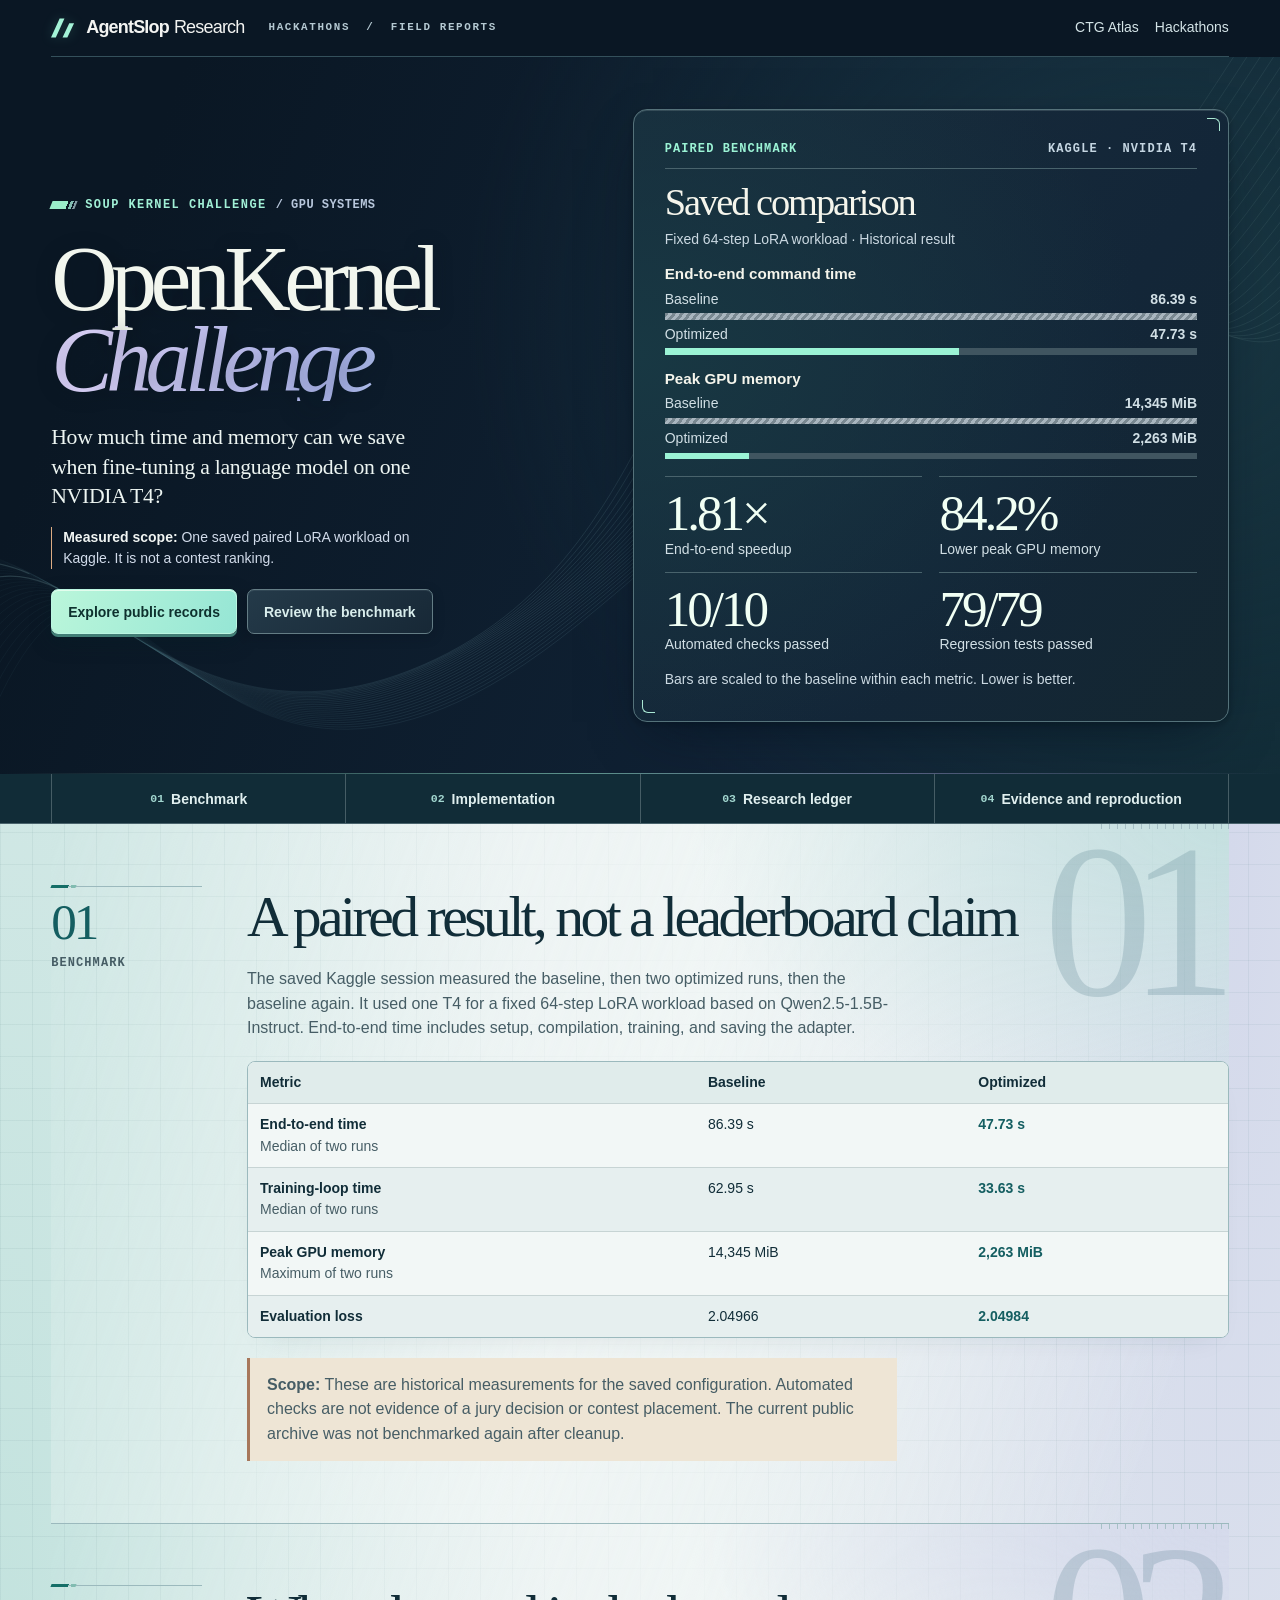
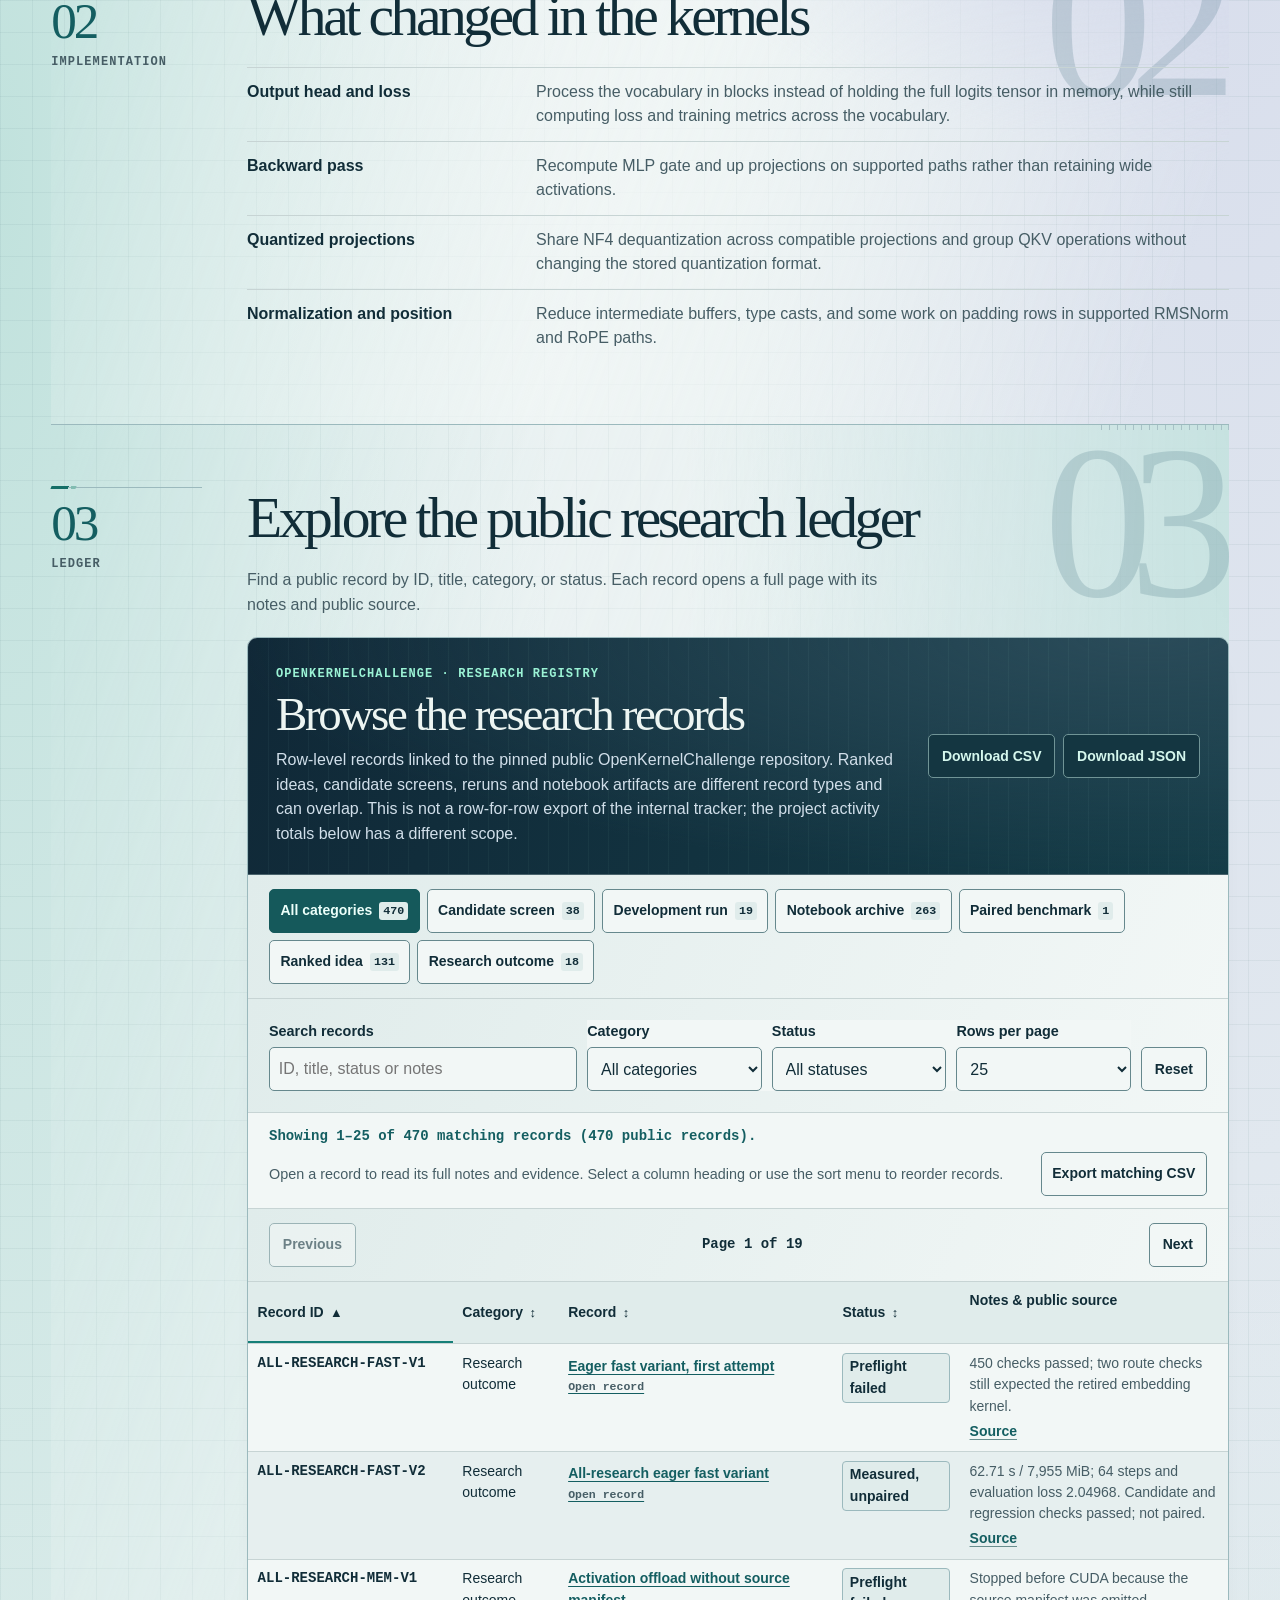
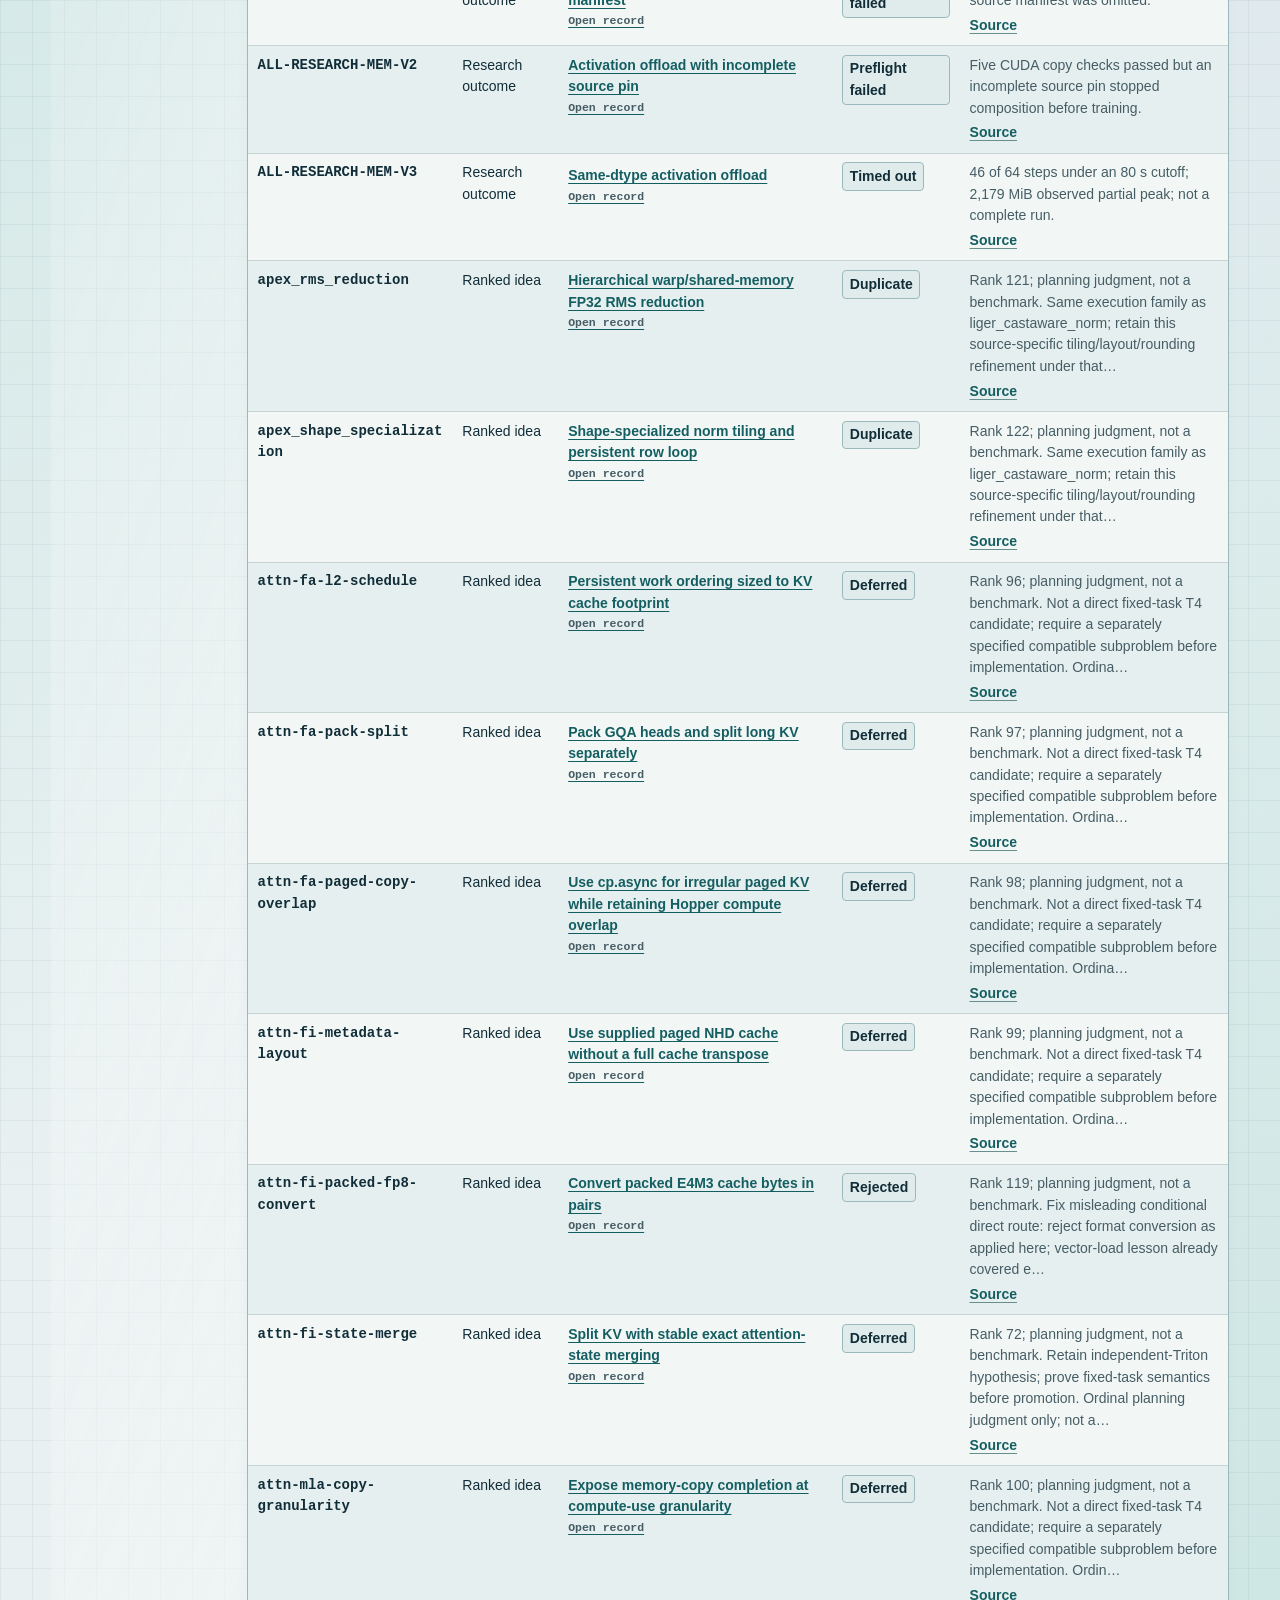
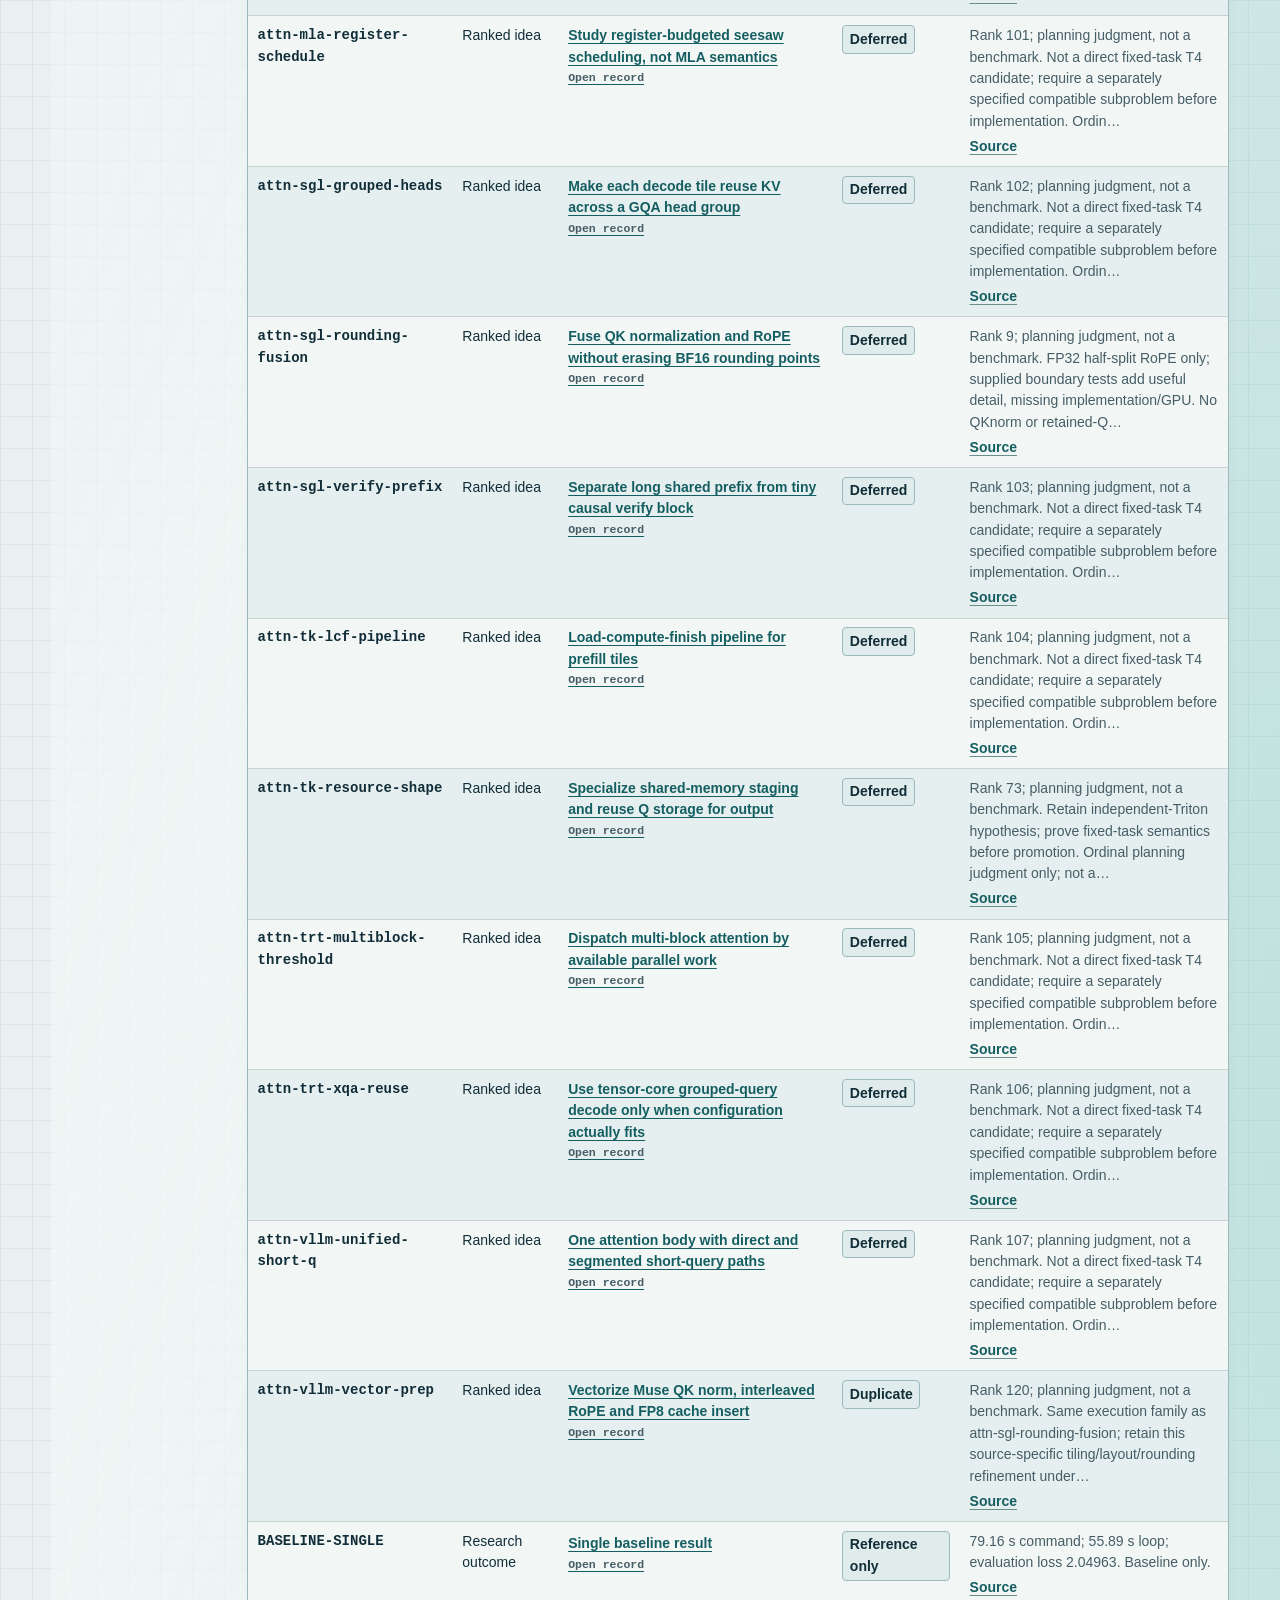
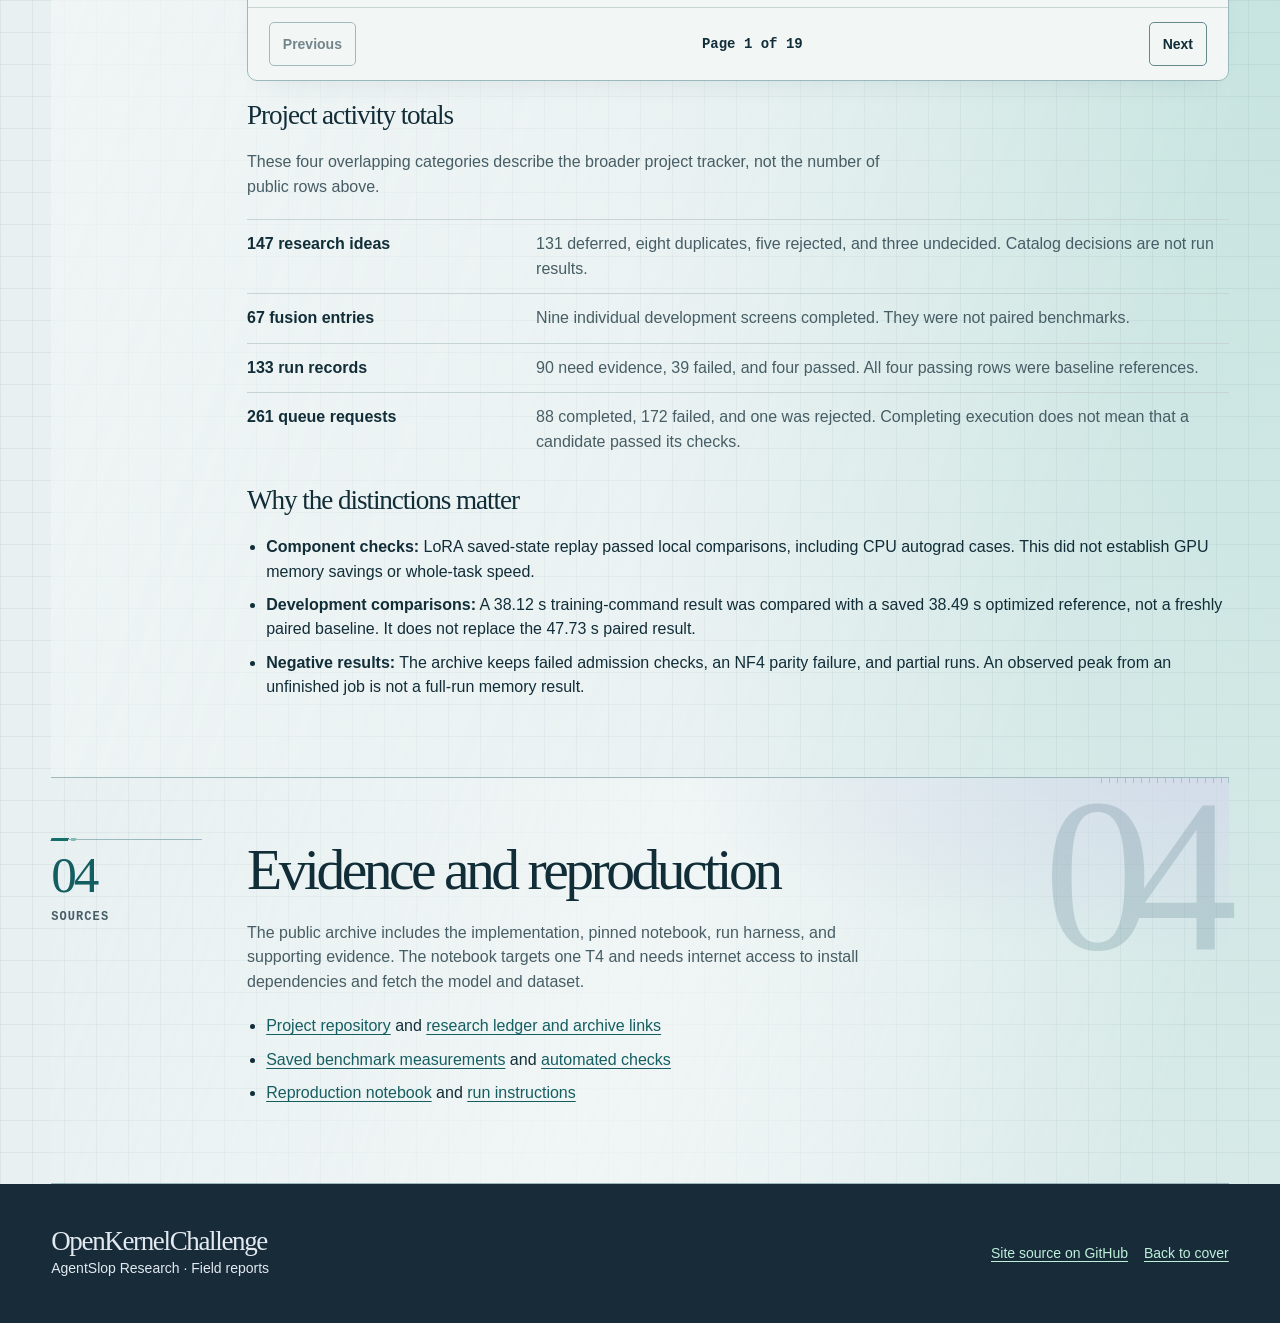
<file: hackathons/openkernelchallenge/index.html>
<!doctype html>
<html lang="en">
<head>
  <meta charset="utf-8">
  <meta name="viewport" content="width=device-width, initial-scale=1">
  <meta name="description" content="The Soup Kernel Challenge: NVIDIA T4 LoRA kernel optimization, paired benchmark evidence, and the research archive.">
  <meta name="theme-color" content="#101a2c">
  <title>OpenKernelChallenge · AgentSlop Research</title>
  <link rel="canonical" href="https://agentslop.si/hackathons/openkernelchallenge/">
  <link rel="stylesheet" href="../kernel.css">
  <link rel="stylesheet" href="ledger.css?v=12">
  <script defer src="ledger-navigation.js?v=12"></script>
  <script defer src="ledger.js?v=12"></script>
</head>
<body id="top">
<a class="skip" href="#main">Skip to content</a>
<header class="mast"><div class="frame mast-row"><a class="brand" aria-label="AgentSlop Research home" href="../../"><svg viewBox="0 0 26 24" aria-hidden="true"><path d="M0 22 9 2h5L5 22ZM12 22l7-15h5l-7 15Z" fill="currentColor"/></svg>AgentSlop <span>Research</span></a><span class="mast-domain">HACKATHONS &nbsp;/&nbsp; FIELD REPORTS</span><nav aria-label="Site navigation"><a href="../../bioscience/ctg/">CTG Atlas</a><a href="../">Hackathons</a></nav></div></header>
<main id="main">
  <div class="cover"><svg class="am-field" viewBox="0 0 1440 620" preserveAspectRatio="none" aria-hidden="true" focusable="false" xmlns="http://www.w3.org/2000/svg"><defs><linearGradient id="am-etch" x1="0%" x2="100%" y1="0%" y2="30%"><stop stop-color="#65c3bb" stop-opacity=".28"/><stop offset=".32" stop-color="#67a2ad" stop-opacity=".05"/><stop offset=".64" stop-color="#7cacb7" stop-opacity=".24"/><stop offset="1" stop-color="#acd4ca" stop-opacity=".11"/></linearGradient></defs><g fill="none" stroke="url(#am-etch)" stroke-width=".8"><path d="M -188 482 C 24 300.0, 140.0 628, 462 530.0 S 722 130.0, 965 166.0 S 1164 268, 1438 -60.0"/><path d="M -180 487 C 30 298.6, 142.6 635, 471 528.1 S 728 132.4, 974 167.2 S 1174 274, 1451 -57.6"/><path d="M -172 492 C 36 297.2, 145.2 642, 480 526.2 S 734 134.8, 983 168.4 S 1184 280, 1464 -55.2"/><path d="M -164 497 C 42 295.8, 147.8 649, 489 524.3 S 740 137.2, 992 169.6 S 1194 286, 1477 -52.8"/><path d="M -156 502 C 48 294.4, 150.4 656, 498 522.4 S 746 139.6, 1001 170.8 S 1204 292, 1490 -50.4"/><path d="M -148 507 C 54 293.0, 153.0 663, 507 520.5 S 752 142.0, 1010 172.0 S 1214 298, 1503 -48.0"/><path d="M -140 512 C 60 291.6, 155.6 670, 516 518.6 S 758 144.4, 1019 173.2 S 1224 304, 1516 -45.6"/><path d="M -132 517 C 66 290.2, 158.2 677, 525 516.7 S 764 146.8, 1028 174.4 S 1234 310, 1529 -43.2"/><path d="M -124 522 C 72 288.8, 160.8 684, 534 514.8 S 770 149.2, 1037 175.6 S 1244 316, 1542 -40.8"/><path d="M -116 527 C 78 287.4, 163.4 691, 543 512.9 S 776 151.6, 1046 176.8 S 1254 322, 1555 -38.4"/><path d="M -108 532 C 84 286.0, 166.0 698, 552 511.0 S 782 154.0, 1055 178.0 S 1264 328, 1568 -36.0"/><path d="M -100 537 C 90 284.6, 168.6 705, 561 509.1 S 788 156.4, 1064 179.2 S 1274 334, 1581 -33.6"/><path d="M -92 542 C 96 283.2, 171.2 712, 570 507.2 S 794 158.8, 1073 180.4 S 1284 340, 1594 -31.2"/><path d="M -84 547 C 102 281.8, 173.8 719, 579 505.3 S 800 161.2, 1082 181.6 S 1294 346, 1607 -28.8"/><path d="M -76 552 C 108 280.4, 176.4 726, 588 503.4 S 806 163.6, 1091 182.8 S 1304 352, 1620 -26.4"/><path d="M -68 557 C 114 279.0, 179.0 733, 597 501.5 S 812 166.0, 1100 184.0 S 1314 358, 1633 -24.0"/><path d="M -60 562 C 120 277.6, 181.6 740, 606 499.6 S 818 168.4, 1109 185.2 S 1324 364, 1646 -21.6"/><path d="M -52 567 C 126 276.2, 184.2 747, 615 497.7 S 824 170.8, 1118 186.4 S 1334 370, 1659 -19.2"/><path d="M -44 572 C 132 274.8, 186.8 754, 624 495.8 S 830 173.2, 1127 187.6 S 1344 376, 1672 -16.8"/><path d="M -36 577 C 138 273.4, 189.4 761, 633 493.9 S 836 175.6, 1136 188.8 S 1354 382, 1685 -14.4"/><path d="M -28 582 C 144 272.0, 192.0 768, 642 492.0 S 842 178.0, 1145 190.0 S 1364 388, 1698 -12.0"/><path d="M -20 587 C 150 270.6, 194.6 775, 651 490.1 S 848 180.4, 1154 191.2 S 1374 394, 1711 -9.6"/></g><g class="am-iso-light" fill="none" stroke="#a2d1cf" stroke-opacity=".23" stroke-width="1"><path d="M -156 502 C 48 294.4, 150.4 656, 498 522.4 S 746 139.6, 1001 170.8 S 1204 292, 1490 -50.4"/><path d="M -116 527 C 78 287.4, 163.4 691, 543 512.9 S 776 151.6, 1046 176.8 S 1254 322, 1555 -38.4"/></g></svg>
    <section class="frame atlas-hero" aria-labelledby="page-title">
      <div class="atlas-intro">
        <p class="folio"><i aria-hidden="true"></i> SOUP KERNEL CHALLENGE <span>/ GPU SYSTEMS</span></p>
        <h1 id="page-title">OpenKernel<em>Challenge</em></h1>
        <p class="atlas-question">How much time and memory can we save when fine-tuning a language model on one NVIDIA T4?</p>
        <p class="atlas-caution"><b>Measured scope:</b> One saved paired LoRA workload on Kaggle. It is not a contest ranking.</p>
        <div class="atlas-links"><a class="action mint-action" href="#public-ledger">Explore public records</a><a class="secondary-action" href="#benchmark">Review the benchmark</a></div>
      </div>
      <figure class="atlas-plate">
        <p class="plate-top"><b>PAIRED BENCHMARK</b><span>KAGGLE · NVIDIA T4</span></p>
        <h2>Saved comparison</h2>
        <p class="plate-sub">Fixed 64-step LoRA workload · Historical result</p>
        <div class="kernel-measure">
            <h2>End-to-end command time</h2>
            <div class="kernel-series">
              <div class="kernel-bar-copy"><span>Baseline</span><strong>86.39 s</strong></div>
              <div class="kernel-track" aria-hidden="true"><span class="kernel-bar kernel-base"></span></div>
            </div>
            <div class="kernel-series">
              <div class="kernel-bar-copy"><span>Optimized</span><strong>47.73 s</strong></div>
              <div class="kernel-track" aria-hidden="true"><span class="kernel-bar kernel-time"></span></div>
            </div>
          </div>
          <div class="kernel-measure">
            <h2>Peak GPU memory</h2>
            <div class="kernel-series">
              <div class="kernel-bar-copy"><span>Baseline</span><strong>14,345 MiB</strong></div>
              <div class="kernel-track" aria-hidden="true"><span class="kernel-bar kernel-base"></span></div>
            </div>
            <div class="kernel-series">
              <div class="kernel-bar-copy"><span>Optimized</span><strong>2,263 MiB</strong></div>
              <div class="kernel-track" aria-hidden="true"><span class="kernel-bar kernel-memory"></span></div>
            </div>
          </div>
        
        <dl class="plate-metrics" aria-label="Paired benchmark summary">
          <div><dt>End-to-end speedup</dt><dd>1.81×</dd></div>
          <div><dt>Lower peak GPU memory</dt><dd>84.2%</dd></div>
          <div><dt>Automated checks passed</dt><dd>10/10</dd></div><div><dt>Regression tests passed</dt><dd>79/79</dd></div>
        </dl>
        <figcaption>Bars are scaled to the baseline within each metric. Lower is better.</figcaption>
      </figure>
    </section>
  </div>
  <nav class="subnav" aria-label="Project chapters"><div class="frame nav-rail"><a href="#benchmark"><span>01</span> Benchmark</a><a href="#implementation"><span>02</span> Implementation</a><a href="#research"><span>03</span> Research ledger</a><a href="#evidence"><span>04</span> Evidence and reproduction</a></div></nav>
  <article class="report frame" aria-label="Soup Kernel Challenge project report">
        <section id="benchmark" aria-labelledby="benchmark-heading"><span class="chapter-watermark" aria-hidden="true">01</span><div class="chapter-rail" aria-hidden="true"><b>01</b>Benchmark</div><div class="chapter-body">
          <h2 id="benchmark-heading">A paired result, not a leaderboard claim</h2>
          <p>The saved Kaggle session measured the baseline, then two optimized runs, then the baseline again. It used one T4 for a fixed 64-step LoRA workload based on Qwen2.5-1.5B-Instruct. End-to-end time includes setup, compilation, training, and saving the adapter.</p>
          <div class="table-wrap">
            <table>
              <caption class="sr-only">Saved paired benchmark results</caption>
              <thead><tr><th scope="col">Metric</th><th scope="col">Baseline</th><th scope="col">Optimized</th></tr></thead>
              <tbody>
                <tr><th scope="row">End-to-end time<small class="kernel-detail">Median of two runs</small></th><td>86.39 s</td><td>47.73 s</td></tr>
                <tr><th scope="row">Training-loop time<small class="kernel-detail">Median of two runs</small></th><td>62.95 s</td><td>33.63 s</td></tr>
                <tr><th scope="row">Peak GPU memory<small class="kernel-detail">Maximum of two runs</small></th><td>14,345 MiB</td><td>2,263 MiB</td></tr>
                <tr><th scope="row">Evaluation loss</th><td>2.04966</td><td>2.04984</td></tr>
              </tbody>
            </table>
          </div>
          <p class="scope-note"><strong>Scope:</strong> These are historical measurements for the saved configuration. Automated checks are not evidence of a jury decision or contest placement. The current public archive was not benchmarked again after cleanup.</p>
        </div></section>

        <section id="implementation" aria-labelledby="implementation-heading"><span class="chapter-watermark" aria-hidden="true">02</span><div class="chapter-rail" aria-hidden="true"><b>02</b>Implementation</div><div class="chapter-body">
          <h2 id="implementation-heading">What changed in the kernels</h2>
          <dl class="method-list">
            <div><dt>Output head and loss</dt><dd>Process the vocabulary in blocks instead of holding the full logits tensor in memory, while still computing loss and training metrics across the vocabulary.</dd></div>
            <div><dt>Backward pass</dt><dd>Recompute MLP gate and up projections on supported paths rather than retaining wide activations.</dd></div>
            <div><dt>Quantized projections</dt><dd>Share NF4 dequantization across compatible projections and group QKV operations without changing the stored quantization format.</dd></div>
            <div><dt>Normalization and position</dt><dd>Reduce intermediate buffers, type casts, and some work on padding rows in supported RMSNorm and RoPE paths.</dd></div>
          </dl>
        </div></section>

        <section id="research" aria-labelledby="research-heading"><span class="chapter-watermark" aria-hidden="true">03</span><div class="chapter-rail" aria-hidden="true"><b>03</b>Ledger</div><div class="chapter-body">
          <h2 id="research-heading">Explore the public research ledger</h2>
          <p>Find a public record by ID, title, category, or status. Each record opens a full page with its notes and public source.</p>
          <div class="ledger" id="public-ledger" aria-labelledby="ledger-title">
            <header class="ledger-head">
              <div>
                <p class="label">OpenKernelChallenge · Research registry</p>
                <h3 id="ledger-title">Browse the research records</h3>
                <p id="ledger-scope" class="ledger-scope">Browse the published source records or download the complete public dataset.</p>
              </div>
              <nav class="ledger-downloads" aria-label="Download the complete public ledger">
                <a href="ledger-data.csv" download>Download CSV</a>
                <a href="ledger-data.json" download>Download JSON</a>
              </nav>
            </header>
            <nav class="ledger-quick-categories" id="ledger-quick-categories" aria-label="Quick category filters" hidden></nav>
            <div class="ledger-controls" id="ledger-controls" hidden>
              <label class="ledger-search">Search records<input id="ledger-search" type="search" placeholder="ID, title, status or notes" spellcheck="false" autocomplete="off"></label>
              <details class="ledger-filter-disclosure" id="ledger-filter-disclosure" open>
                <summary id="ledger-filter-summary">Filters and sorting</summary>
                <div class="ledger-advanced-grid">
              <label>Category<select id="ledger-category"><option value="">All categories</option></select></label>
              <label>Status<select id="ledger-status"><option value="">All statuses</option></select></label>
              <label>Rows per page<select id="ledger-size"><option value="25">25</option><option value="50">50</option><option value="100">100</option></select></label>
              <label class="ledger-mobile-sort">Sort records<select id="ledger-mobile-sort"><option value="id:1">Record ID, ascending</option><option value="id:-1">Record ID, descending</option><option value="category:1">Category, A–Z</option><option value="category:-1">Category, Z–A</option><option value="title:1">Record, A–Z</option><option value="title:-1">Record, Z–A</option><option value="status:1">Status, A–Z</option><option value="status:-1">Status, Z–A</option></select></label>
                </div>
              </details>
              <button type="button" id="ledger-reset">Reset</button>
            </div>
            <p class="ledger-readout" id="ledger-readout" role="status" aria-live="polite"></p>
            <p class="ledger-retry" id="ledger-retry-wrap" hidden><button type="button" id="ledger-retry">Retry table load</button></p>
            <div class="ledger-guide" id="ledger-guide" hidden><p>Open a record to read its full notes and evidence. Select a column heading or use the sort menu to reorder records.</p><button type="button" id="ledger-export-filtered">Export matching CSV</button></div>
            <nav class="ledger-pages ledger-pages-top" id="ledger-pages-top" aria-label="Ledger pagination above records" hidden>
              <button type="button" id="ledger-prev-top">Previous</button>
              <span id="ledger-page-top"></span>
              <button type="button" id="ledger-next-top">Next</button>
            </nav>
            <div class="ledger-scroll" tabindex="0" role="region" aria-label="Research records table" aria-describedby="ledger-guide" id="ledger-table-wrap" hidden>
              <table role="table">
                <caption class="sr-only">Individual records from the public OpenKernelChallenge research registry</caption>
                <thead role="rowgroup"><tr role="row">
                  <th scope="col" role="columnheader"><button type="button" data-order="id">Record ID <span aria-hidden="true"></span></button></th>
                  <th scope="col" role="columnheader"><button type="button" data-order="category">Category <span aria-hidden="true"></span></button></th>
                  <th scope="col" role="columnheader"><button type="button" data-order="title">Record <span aria-hidden="true"></span></button></th>
                  <th scope="col" role="columnheader"><button type="button" data-order="status">Status <span aria-hidden="true"></span></button></th>
                  <th scope="col" role="columnheader">Notes &amp; public source</th>
                </tr></thead>
                <tbody id="ledger-records" role="rowgroup"></tbody>
              </table>
            </div>
            <nav class="ledger-pages" id="ledger-pages" aria-label="Ledger pagination" hidden>
              <button type="button" id="ledger-prev">Previous</button>
              <span id="ledger-page"></span>
              <button type="button" id="ledger-next">Next</button>
            </nav>
            <noscript><p class="ledger-fallback">The interactive table requires JavaScript. The CSV and JSON above contain the complete public dataset.</p></noscript>
          </div>
          <h3>Project activity totals</h3>
          <p>These four overlapping categories describe the broader project tracker, not the number of public rows above.</p>
          <dl class="method-list">
            <div><dt>147 research ideas</dt><dd>131 deferred, eight duplicates, five rejected, and three undecided. Catalog decisions are not run results.</dd></div>
            <div><dt>67 fusion entries</dt><dd>Nine individual development screens completed. They were not paired benchmarks.</dd></div>
            <div><dt>133 run records</dt><dd>90 need evidence, 39 failed, and four passed. All four passing rows were baseline references.</dd></div>
            <div><dt>261 queue requests</dt><dd>88 completed, 172 failed, and one was rejected. Completing execution does not mean that a candidate passed its checks.</dd></div>
          </dl>
          <h3>Why the distinctions matter</h3>
          <ul class="roadmap">
            <li><p><strong>Component checks:</strong> LoRA saved-state replay passed local comparisons, including CPU autograd cases. This did not establish GPU memory savings or whole-task speed.</p></li>
            <li><p><strong>Development comparisons:</strong> A 38.12 s training-command result was compared with a saved 38.49 s optimized reference, not a freshly paired baseline. It does not replace the 47.73 s paired result.</p></li>
            <li><p><strong>Negative results:</strong> The archive keeps failed admission checks, an NF4 parity failure, and partial runs. An observed peak from an unfinished job is not a full-run memory result.</p></li>
          </ul>
        </div></section>

        <section id="evidence" aria-labelledby="evidence-heading"><span class="chapter-watermark" aria-hidden="true">04</span><div class="chapter-rail" aria-hidden="true"><b>04</b>Sources</div><div class="chapter-body">
          <h2 id="evidence-heading">Evidence and reproduction</h2>
          <p>The public archive includes the implementation, pinned notebook, run harness, and supporting evidence. The notebook targets one T4 and needs internet access to install dependencies and fetch the model and dataset.</p>
          <ul class="source-list">
            <li><a href="https://github.com/Danonika/openkernelchallenge">Project repository</a> and <a href="https://github.com/Danonika/openkernelchallenge/blob/0481e796d20548e70bf3537489ed811bb1a843cf/README.md#research-ledger-and-evidence">research ledger and archive links</a></li>
            <li><a href="https://github.com/Danonika/openkernelchallenge/blob/0481e796d20548e70bf3537489ed811bb1a843cf/docs/evidence-final-v1/result.json">Saved benchmark measurements</a> and <a href="https://github.com/Danonika/openkernelchallenge/blob/0481e796d20548e70bf3537489ed811bb1a843cf/docs/evidence-final-v1/checks.json">automated checks</a></li>
            <li><a href="https://github.com/Danonika/openkernelchallenge/blob/0481e796d20548e70bf3537489ed811bb1a843cf/notebooks/Soup-Duo-Final-Submission-v1.ipynb">Reproduction notebook</a> and <a href="https://github.com/Danonika/openkernelchallenge/blob/0481e796d20548e70bf3537489ed811bb1a843cf/README.md#reproduce-the-benchmark">run instructions</a></li>
          </ul>
        </div></section>
      </article>
</main>
<footer class="page-footer"><div class="frame footer-pair"><div><strong>OpenKernelChallenge</strong><p>AgentSlop Research · Field reports</p></div><div class="foot-actions"><a href="https://github.com/AgentSlop-Si/public">Site source on GitHub</a><a href="#top">Back to cover</a></div></div></footer>
</body>
</html>
</file>
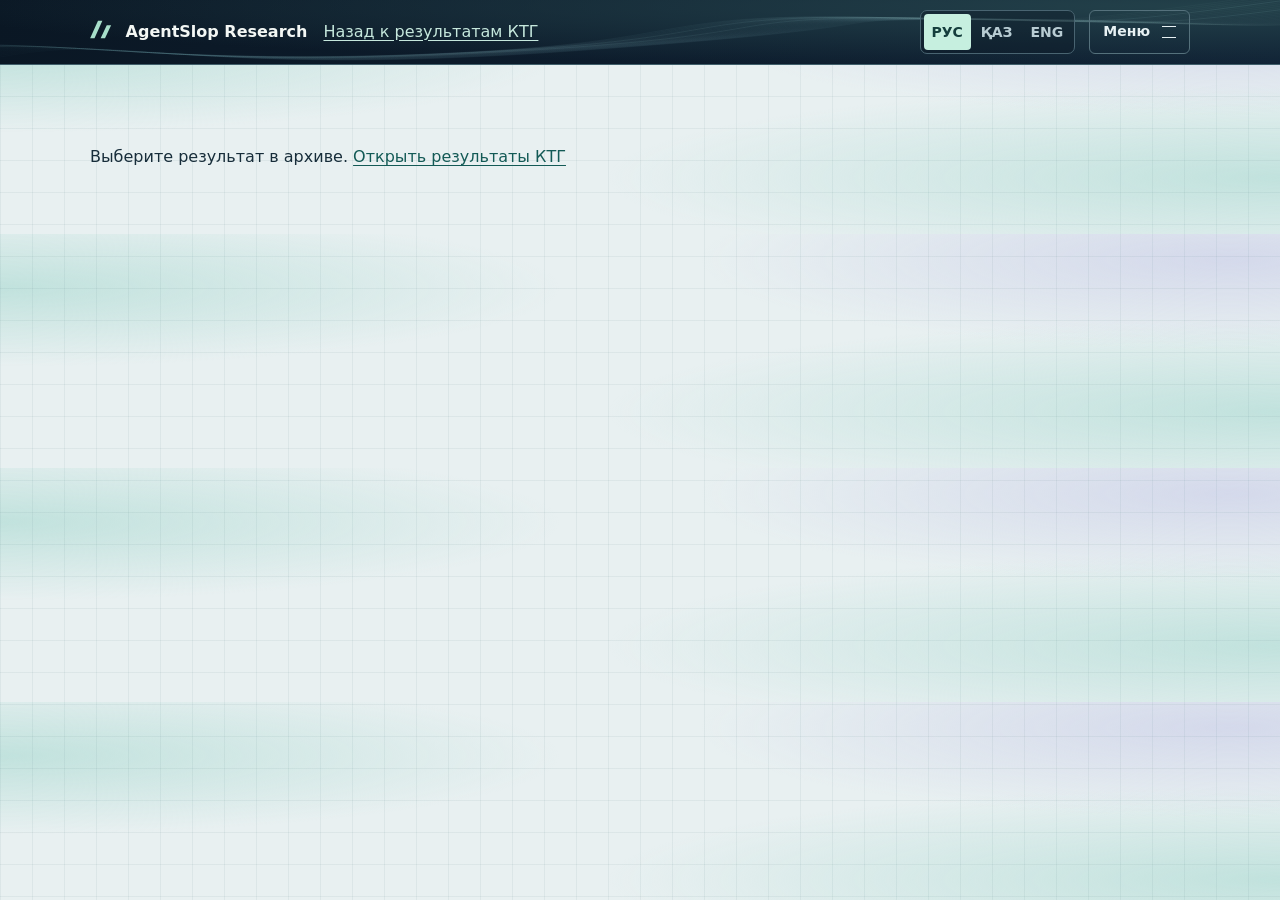
<file: bioscience/ctg/result/index.html>
<!doctype html>
<html lang="ru">
<head>
  <meta charset="utf-8">
  <meta name="viewport" content="width=device-width,initial-scale=1">
  <meta http-equiv="Content-Security-Policy" content="default-src 'none'; script-src 'self'; style-src 'self'; connect-src 'self'; img-src 'self'; base-uri 'none'; form-action 'none'">
  <meta name="description" content="Inputs, training notes, and aggregate development statistics for a CTG Outcome Atlas result.">
  <title>CTG result · AgentSlop Research</title>
  <link rel="stylesheet" href="../atlas-results.css">
  <link rel="stylesheet" href="../ctg-theme.css?v=20261122-contrast">
<script src="../ctg-copy.js?v=20261122" defer></script>
<script src="../ctg-static-copy.js?v=20261122" defer></script>
<script src="../ctg-extra-copy.js?v=20261122" defer></script>
<script src="../ctg-i18n.js?v=20261122-menu" defer></script>
<script src="result.js?v=20261122" defer></script>
</head>
<body class="atlas-result-page">
  <header class="result-header">
    <div class="result-wrap">
      <a class="result-brand" href="../../../">
        <svg viewBox="0 0 26 24" width="23" height="21" aria-hidden="true"><path d="M0 22 9 2h5L5 22ZM12 22l7-15h5l-7 15Z" fill="currentColor"/></svg>
        AgentSlop Research
      </a>
      <a href="../#experiments">Back to CTG results</a>
    </div>
  </header>
  <main class="result-wrap result-main">
    <p id="result-status" class="result-status" role="status">Loading the result…</p>
    <noscript><p>Use JavaScript to open an individual result. You can also <a href="../atlas-aggregate-results-20261119.json">download the aggregate results</a>.</p></noscript>
    <article id="result-page" hidden>
      <header class="result-cover">
      <p class="result-kicker" id="result-identity"></p>
      <h1 id="result-title"></h1>
      <p class="result-subtitle" id="result-subtitle"></p>
      </header>

      <section class="result-panel" aria-labelledby="result-method-title">
        <h2 id="result-method-title">Inputs, model, and training</h2>
        <dl class="result-context">
          <div><dt>Input</dt><dd id="result-input"></dd></div>
          <div><dt>Model</dt><dd id="result-model"></dd></div>
          <div><dt>How it was trained</dt><dd id="result-training"></dd></div>
          <div><dt>Cutoff</dt><dd id="result-cutoff"></dd></div>
        </dl>
        <p class="result-note" id="result-method-note" hidden></p>
      </section>
      <section class="result-panel" aria-labelledby="result-stats-title">
        <h2 id="result-stats-title">Reported statistics</h2>
        <dl class="result-primary" id="result-primary"></dl>
        <dl class="result-confusion" id="result-confusion"></dl>
        <dl class="result-metrics" id="result-metrics"></dl>
        <p class="result-note" id="result-scope"></p>
      </section>
      <section class="result-panel" id="result-related-panel" aria-labelledby="result-related-title" hidden>
        <h2 id="result-related-title">Other results under this registry ID</h2>
        <ul class="result-related" id="result-related"></ul>
        <p><a id="result-registry-link" href="../#experiments">Open this group in the workbench</a></p>
      </section>
      <footer class="result-footer">
        <p>Aggregate retrospective development results from the CTG Outcome Atlas.</p>
        <ul class="result-source">
          <li><a href="../#experiments">Browse the archive</a></li>
          <li><a href="../atlas-aggregate-results-20261119.json">Aggregate snapshot</a></li>
        </ul>
      </footer>
    </article>
  </main>
</body>
</html>
</file>
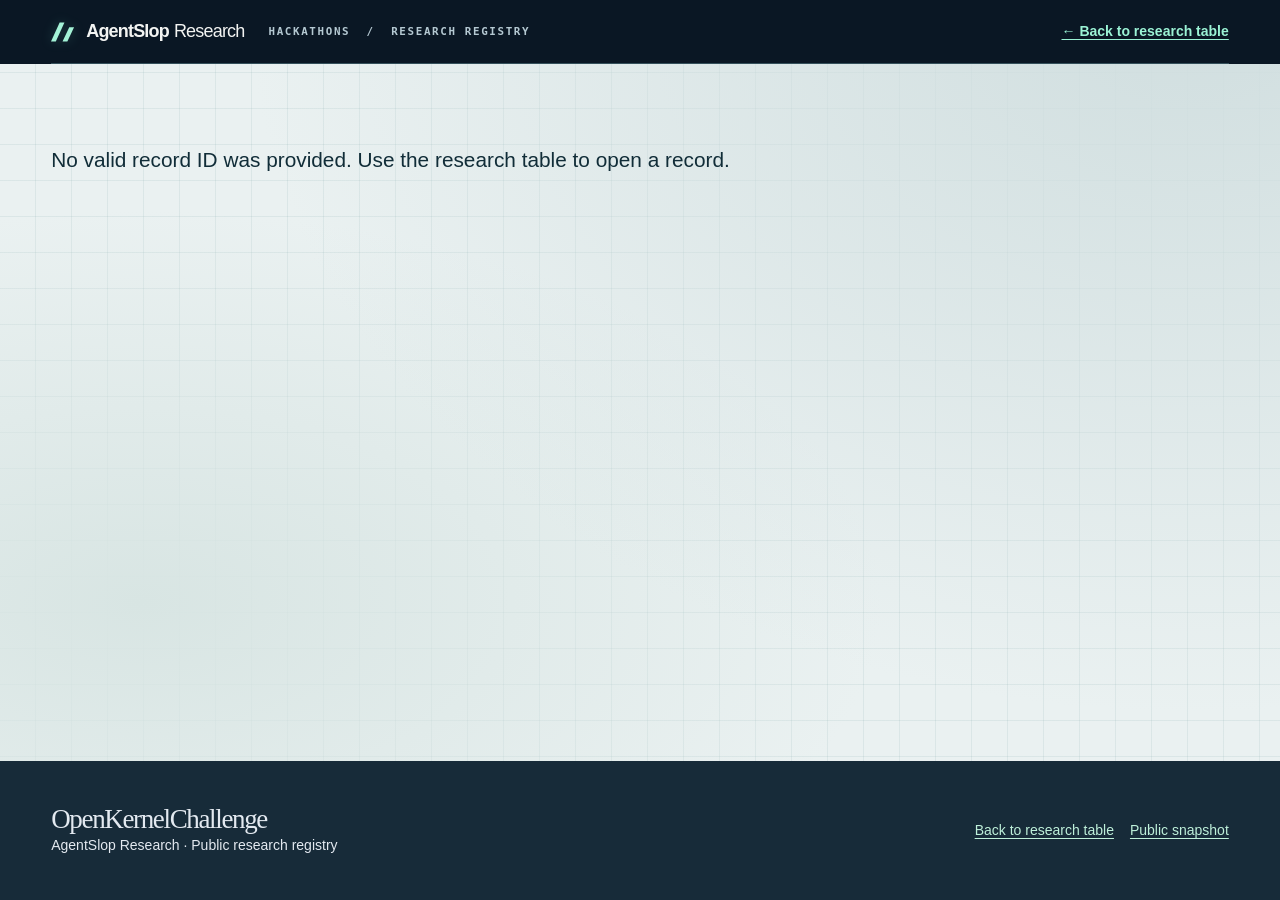
<file: hackathons/openkernelchallenge/record/index.html>
<!doctype html>
<html lang="en">
<head>
  <meta charset="utf-8">
  <meta name="viewport" content="width=device-width, initial-scale=1">
  <meta name="description" content="A public OpenKernelChallenge research record with notes, registry context, and pinned evidence.">
  <meta name="theme-color" content="#0a1724">
  <meta name="referrer" content="strict-origin-when-cross-origin">
  <title>Research record · OpenKernelChallenge</title>
  <link rel="stylesheet" href="../../kernel.css">
  <link rel="stylesheet" href="record.css?v=12">
  <script defer src="../ledger-navigation.js?v=12"></script>
  <script defer src="record.js?v=12"></script>
</head>
<body class="kernel-record-page">
<a class="skip" href="#record-main">Skip to the record</a>
<header class="mast">
  <div class="frame mast-row record-mast-row">
    <a class="brand" aria-label="AgentSlop Research home" href="../../../"><svg viewBox="0 0 26 24" aria-hidden="true" focusable="false"><path d="M0 22 9 2h5L5 22ZM12 22l7-15h5l-7 15Z" fill="currentColor"/></svg>AgentSlop <span>Research</span></a>
    <span class="mast-domain">HACKATHONS &nbsp;/&nbsp; RESEARCH REGISTRY</span>
    <a class="record-return" href="../#public-ledger">← Back to research table</a>
  </div>
</header>
<main id="record-main">
  <div id="record-message" class="frame record-message">
    <p id="record-status" role="status">Loading the research record…</p>
    <button id="record-retry" class="action mint-action" type="button" hidden>Try again</button>
    <noscript><p>Enable JavaScript to open a record, or <a href="../ledger-data.csv">download the public CSV</a>.</p></noscript>
  </div>
  <article id="record-article" hidden aria-labelledby="record-title">
    <header class="cover record-cover">
      <svg class="am-field record-waves" viewBox="0 0 1320 430" preserveAspectRatio="xMidYMid slice" aria-hidden="true" focusable="false">
        <defs><linearGradient id="wave-trace" x1="0%" x2="100%" y1="70%" y2="10%"><stop stop-color="#5c9e9b" stop-opacity=".12"/><stop offset=".63" stop-color="#74ddb9" stop-opacity=".33"/><stop offset="1" stop-color="#abaabf" stop-opacity=".56"/></linearGradient></defs>
        <g stroke="url(#wave-trace)" stroke-width="1" fill="none">
          <path id="wave" d="M-80 375 C229 444 449 171 680 252 S955 382 1420 52"/>
          <use href="#wave" transform="translate(0 -14)"/><use href="#wave" transform="translate(0 -28)"/><use href="#wave" transform="translate(0 -42)"/><use href="#wave" transform="translate(0 -56)"/><use href="#wave" transform="translate(0 -70)"/><use href="#wave" transform="translate(0 -84)"/><use href="#wave" transform="translate(0 -98)"/><use href="#wave" transform="translate(0 -112)"/><use href="#wave" transform="translate(0 -126)"/><use href="#wave" transform="translate(0 -140)"/><use href="#wave" transform="translate(0 -154)"/><use href="#wave" transform="translate(0 -168)"/>
        </g>
      </svg>
      <div class="frame record-intro">
        <nav class="record-breadcrumb" aria-label="Breadcrumb">
          <a href="../../">Hackathons</a><span aria-hidden="true">/</span><a href="../">OpenKernelChallenge</a><span aria-hidden="true">/</span><span aria-current="page">Research record</span>
        </nav>
        <p class="folio"><i aria-hidden="true"></i><span id="record-kicker"></span></p>
        <h1 id="record-title"></h1>
        <dl class="record-facts">
          <div><dt>Record ID</dt><dd id="record-id"></dd></div>
          <div><dt>Category</dt><dd id="record-category"></dd></div>
          <div><dt>Status</dt><dd id="record-state"></dd></div>
        </dl>
      </div>
    </header>
    <div class="frame record-layout">
      <section class="record-panel record-notes" aria-labelledby="record-notes-title">
        <span class="record-number" aria-hidden="true">01</span>
        <p class="label">Research registry</p>
        <h2 id="record-notes-title">Record notes</h2>
        <p id="record-notes"></p>
      </section>
      <section class="record-panel record-evidence" aria-labelledby="record-evidence-title">
        <span class="record-number" aria-hidden="true">02</span>
        <p class="label">Traceability</p>
        <h2 id="record-evidence-title">Public evidence</h2>
        <p id="record-source-note"></p>
        <a class="action record-source-link" id="record-source" hidden>Open pinned source</a>
        <div class="record-share">
          <button id="record-copy" type="button">Copy record link</button>
          <label id="record-share-fallback" hidden>Record URL<input id="record-share-url" type="url" readonly></label>
          <p id="record-copy-status" role="status"></p>
        </div>
      </section>
      <section class="record-panel record-related" id="record-related-panel" aria-labelledby="record-related-title" hidden>
        <span class="record-number" aria-hidden="true">03</span>
        <p class="label">Research registry</p>
        <h2 id="record-related-title">Nearby records</h2>
        <p>Previous and next in the same category, sorted by ID.</p>
        <nav aria-label="Nearby records in this category" id="record-neighbors"></nav>
      </section>
    </div>
  </article>
</main>
<footer class="page-footer">
  <div class="frame footer-pair"><div><strong>OpenKernelChallenge</strong><p>AgentSlop Research · Public research registry</p></div><div class="foot-actions"><a class="record-return" href="../#public-ledger">Back to research table</a><a href="../ledger-data.json">Public snapshot</a></div></div>
</footer>
</body>
</html>
</file>
<file: assets/research.css>
:root {
  color-scheme: light;
  --paper: #f6f8f3;
  --white: #ffffff;
  --ink: #152b22;
  --muted: #475b52;
  --accent: #03634c;
  --accent-deep: #034735;
  --accent-soft: #e6f0e9;
  --line: #ccd7cd;
  --serif: Georgia, "Liberation Serif", serif;
  --sans: system-ui, -apple-system, BlinkMacSystemFont, "Segoe UI", sans-serif;
}

*, *::before, *::after { box-sizing: border-box; }

html { scroll-padding-block-start: 1.5rem; }
body {
  display: flex;
  flex-direction: column;
  min-height: 100vh;
  margin: 0;
  background: var(--paper);
  color: var(--ink);
  font: 1rem/1.65 var(--sans);
}
main { flex: 1; }

a { color: var(--accent); text-underline-offset: .2em; }
a:hover { color: var(--accent-deep); }
:focus-visible { outline: 3px solid #a14d25; outline-offset: 4px; }
img { display: block; max-width: 100%; height: auto; }
figure, dl, dd { margin: 0; }
p { margin: 0 0 1.15rem; }
h1, h2, h3 { margin: 0; text-wrap: balance; }

.shell { width: min(76rem, calc(100% - 4rem)); margin-inline: auto; }
.skip-link {
  position: absolute;
  z-index: 5;
  top: .75rem;
  left: .75rem;
  padding: .55rem 1rem;
  background: var(--white);
  transform: translateY(-200%);
}
.skip-link:focus { transform: translateY(0); }
.sr-only {
  position: absolute;
  width: 1px;
  height: 1px;
  padding: 0;
  overflow: hidden;
  clip-path: inset(50%);
  white-space: nowrap;
}

.site-header { border-bottom: 1px solid var(--line); }
.header-inner, .footer-inner {
  display: flex;
  justify-content: space-between;
  align-items: center;
  gap: 1rem;
}
.header-inner { min-height: 4.5rem; }
.wordmark {
  display: inline-flex;
  align-items: center;
  gap: .65rem;
  color: var(--ink);
  font-size: 1.3rem;
  font-weight: 750;
  letter-spacing: -.04em;
  text-decoration: none;
}
.brand-mark {
  display: inline-block;
  width: 1.15rem;
  height: 1.15rem;
  border-radius: 2px 2px 6px 2px;
  background: linear-gradient(135deg, var(--accent) 0 52%, #91b6a1 52% 100%);
}
.header-inner nav a { font-size: .95rem; font-weight: 650; text-decoration: none; }
.header-inner nav a:hover { text-decoration: underline; }

h1 {
  font: 400 clamp(2.75rem, 6.3vw, 5.4rem)/.99 var(--serif);
  letter-spacing: -.053em;
}
.label, .meta { color: var(--muted); font-size: .875rem; font-weight: 600; }
.label {
  margin: 0 0 .9rem;
  color: var(--accent);
  text-transform: uppercase;
  letter-spacing: .11em;
}
.meta span { margin-inline: .18em; }
.meta:last-child { margin-bottom: 0; }
.lede { max-width: 35rem; color: var(--muted); font-size: clamp(1.06rem, 1.65vw, 1.28rem); }

.landing { padding-block: clamp(3rem, 8vw, 6.5rem) 4.5rem; }
.landing-intro { margin-bottom: clamp(3rem, 6vw, 4.5rem); }
.landing-intro p { max-width: 36rem; margin: 1.4rem 0 0; color: var(--muted); font-size: 1.25rem; }
.study-card {
  display: grid;
  grid-template-columns: 1fr 1.15fr;
  align-items: center;
  gap: clamp(1.5rem, 4vw, 3.25rem);
  padding: clamp(1.3rem, 3vw, 2.45rem);
  border: 1px solid var(--line);
  border-radius: .8rem;
  background: var(--white);
}
.study-card h3 {
  margin-bottom: 1rem;
  font: 400 clamp(2rem, 3.85vw, 3.5rem)/1.05 var(--serif);
  letter-spacing: -.045em;
}
.study-card-copy > p:not(.meta) { color: var(--muted); }
.button {
  display: inline-block;
  margin-top: .25rem;
  padding: .72rem 1.15rem;
  border-radius: .35rem;
  background: var(--accent);
  color: var(--white);
  font-weight: 650;
  text-decoration: none;
}
.button:hover { background: var(--accent-deep); color: var(--white); }

.hero {
  display: grid;
  grid-template-columns: 1.04fr 1fr;
  align-items: center;
  gap: clamp(1.5rem, 4.2vw, 4.2rem);
  padding-block: clamp(3rem, 6.4vw, 6rem) clamp(2.5rem, 4.8vw, 4rem);
}
.hero h1 { margin: 0 0 1.25rem; }
.hero .lede { margin-bottom: 1.35rem; }
.trace {
  overflow: hidden;
  border-radius: .65rem;
  background: #112a23;
  color: #e2eee5;
}
.trace img { width: 100%; }
.trace figcaption {
  padding: .65rem 1rem .78rem;
  border-top: 1px solid #38554b;
  color: #d1e2d8;
  font-size: .875rem;
}
.study-stats {
  display: grid;
  grid-template-columns: repeat(4, 1fr);
  border-block: 1px solid var(--line);
}
.study-stats > div {
  display: flex;
  flex-direction: column-reverse;
  justify-content: flex-end;
  padding: 1.15rem 1.25rem;
  border-inline-start: 1px solid var(--line);
}
.study-stats > div:first-child { border-inline-start: 0; padding-inline-start: 0; }
.study-stats dt { color: var(--muted); font-size: .875rem; }
.study-stats dd {
  color: var(--accent-deep);
  font: 400 clamp(2.15rem, 4vw, 3.3rem)/1 var(--serif);
  font-variant-numeric: lining-nums tabular-nums;
  margin-bottom: .35rem;
}

.report-layout {
  display: grid;
  grid-template-columns: minmax(10rem, .63fr) minmax(0, 2fr);
  gap: clamp(2rem, 5.5vw, 5rem);
  padding-block: clamp(2rem, 5vw, 4rem) 4rem;
}
.contents { align-self: start; position: sticky; top: 1.75rem; }
.contents nav { display: grid; gap: .65rem; padding-inline-start: 1rem; border-inline-start: 2px solid var(--line); }
.contents a { color: var(--muted); font-size: .94rem; font-weight: 640; text-decoration: none; }
.contents a:hover { color: var(--accent); text-decoration: underline; }
.report { max-width: 53rem; }
.report section + section { margin-top: 2.8rem; padding-top: 2.6rem; border-top: 1px solid var(--line); }
.report h2 {
  margin-bottom: 1rem;
  font: 400 clamp(2rem, 4.4vw, 3.2rem)/1.05 var(--serif);
  letter-spacing: -.042em;
}
.report h3 { margin-bottom: .5rem; font-size: 1.16rem; line-height: 1.3; }
.report p + h3, .table-wrap + h3 { margin-top: 1.75rem; }
.method-list { display: grid; margin-bottom: 1.6rem; }
.method-list > div {
  display: grid;
  grid-template-columns: minmax(9rem, 1fr) minmax(0, 2fr);
  gap: 1rem;
  padding: .85rem 0;
  border-bottom: 1px solid var(--line);
}
.method-list dt { font-weight: 715; }
.method-list dd { color: var(--muted); }

.window-figure {
  padding: clamp(1rem, 2.2vw, 1.45rem);
  border: 1px solid var(--line);
  border-radius: .6rem;
  background: var(--white);
}
.window-graphic p { margin: 0 0 .42rem; font-size: .875rem; font-weight: 700; }
.duration-bar { height: .54rem; margin-bottom: .9rem; border-radius: 3px; background: var(--accent); }
.window-stack {
  display: grid;
  grid-template-columns: repeat(30, minmax(0, 1fr));
  grid-auto-rows: .25rem;
  gap: .15rem 0;
  background: repeating-linear-gradient(90deg, #e7eee8 0 1px, transparent 1px calc(100% / 6));
}
.window-stack i {
  grid-column: var(--start) / span 15;
  border-radius: 2px;
  background: #57977c;
}
.window-axis { display: flex; justify-content: space-between; margin-top: .45rem; color: var(--muted); font-size: .875rem; }
.window-figure figcaption { margin-top: .95rem; color: var(--muted); font-size: .9rem; }

.table-wrap {
  margin: 0 0 1.2rem;
  overflow-x: auto;
  border: 1px solid var(--line);
  border-radius: .6rem;
  background: var(--white);
}
table { width: 100%; border-spacing: 0; text-align: left; font-variant-numeric: tabular-nums; }
th, td { padding: .65rem .9rem; vertical-align: top; line-height: 1.4; }
thead th { background: var(--accent-soft); font-size: .94rem; }
tbody th { font-weight: 650; }
tbody tr + tr > * { border-top: 1px solid var(--line); }
td small { display: block; color: var(--muted); font-size: .875rem; }
.scope-note { margin: 1.35rem 0 0; padding: .85rem 1.05rem; border-left: 3px solid #599b80; background: var(--accent-soft); }
.scope-note summary { font-size: 1rem; font-weight: 700; cursor: pointer; }
.scope-note p { margin: .7rem 0 0; }

.roadmap { display: grid; gap: 1.1rem; margin: 1.5rem 0 0; padding: 0; list-style: none; }
.roadmap li { padding: .1rem 0 .1rem 1rem; border-inline-start: 3px solid #599b80; }
.roadmap li p { margin: 0; color: var(--muted); }
.source-list { margin: .85rem 0 0; padding-left: 1.25rem; }
.source-list li + li { margin-top: .45rem; }
.site-footer { margin-top: auto; border-top: 1px solid var(--line); }
.footer-inner { min-height: 4.4rem; color: var(--muted); font-size: .9rem; }

@media (max-width: 54rem) {
  .hero { grid-template-columns: 1fr; }
  .hero-copy { max-width: 37rem; }
  .hero .trace { max-width: 40rem; }
  .report-layout { grid-template-columns: 1fr; gap: 1.75rem; }
  .contents { position: static; }
  .contents nav { display: flex; gap: .5rem 1rem; flex-wrap: wrap; padding: 0; border: 0; }
  .contents a { text-decoration: underline; }
}

@media (max-width: 40rem) {
  .shell { width: calc(100% - 2rem); }
  .header-inner { min-height: 3.75rem; }
  .landing { padding-block: 2.75rem 3rem; }
  .landing-intro { margin-bottom: 2.75rem; }
  .landing-intro p { font-size: 1.1rem; }
  .study-card { grid-template-columns: 1fr; }
  .hero { padding-block: 2.5rem 2rem; }
  .study-stats { grid-template-columns: repeat(2, 1fr); }
  .study-stats > div:nth-child(odd) { border-inline-start: 0; padding-inline-start: 0; }
  .study-stats > div:nth-child(n+3) { border-top: 1px solid var(--line); }
  .method-list > div { grid-template-columns: 1fr; gap: .25rem; }
  th, td { padding: .58rem .48rem; font-size: .875rem; }
  thead th, td small { font-size: .875rem; }
  .footer-inner { flex-wrap: wrap; padding-block: .8rem; gap: .4rem 1rem; }
}

@media print {
  body { background: #fff; }
  .site-header, .contents, .skip-link, .site-footer { display: none; }
  .shell { width: 100%; }
  .hero, .report-layout { display: block; padding-block: 1rem; }
  .hero .trace { max-width: 25rem; }
  .study-stats, table, figure, .method-list, .roadmap li { break-inside: avoid; }
}
</file>
<file: hackathons/kernel.css>
/* CTG Outcome Atlas visual vocabulary, adapted for the Hackathons section. */
:root{color-scheme:light;--paper:#f2f5f5;--surface:#fcfdfb;--ink:#112d38;--sub:#465d65;--rule:#c7d4d4;--pine:#145e61;--arc:#9bf3d5;--arc2:#c2c6ff;--night:#0a1724;--deep:#0d2e38;--ease:cubic-bezier(.22,.8,.2,1);--sans:ui-sans-serif,-apple-system,BlinkMacSystemFont,"Segoe UI",Arial,sans-serif;--serif:Georgia,"Times New Roman",serif;--mono:ui-monospace,SFMono-Regular,Menlo,Consolas,monospace}
*{box-sizing:border-box}
body{margin:0;color:var(--ink);background:radial-gradient(ellipse 58% 37rem at 99% 66rem,#e4edec 0%,transparent 75%),var(--paper);font:1rem/1.53 var(--sans);-webkit-text-size-adjust:100%;text-rendering:optimizeLegibility}
h1,h2,h3,h4,p,figure,dl,dd{margin:0}
h1,h2,h3{font-family:var(--serif);font-weight:normal;line-height:1.07}
a{color:var(--pine);text-underline-offset:3px;touch-action:manipulation}
a:hover{text-decoration-thickness:2px}
:focus-visible{outline:3px solid #a54b25;outline-offset:3px}
::selection{background:#b2f0d8;color:#102823}
.skip{position:absolute;z-index:20;left:20px;top:-100px;padding:10px;background:#fff}
.skip:focus{top:6px}
.frame{max-width:1252px;width:calc(100% - clamp(36px,8vw,128px));margin-inline:auto}
.mast{background:var(--night);color:#f3f4f2}
.mast-row{display:flex;align-items:center;gap:clamp(10px,2vw,24px);min-height:57px;border-bottom:1px solid #34505b}
.brand{display:inline-flex;white-space:nowrap;align-items:center;gap:5px;color:inherit;text-decoration:none;font-weight:750;font-size:18px;letter-spacing:-.045em}
.brand span{font-weight:450}
.brand svg{width:25px;height:24px;color:#a4f3d7;margin-right:5px;filter:drop-shadow(0 0 6px #80f1cc35)}
.mast-domain,.folio,.plate-top,.chapter-rail,.label{font:600 .75rem/1.4 var(--mono);letter-spacing:.09em;text-transform:uppercase}
.mast-domain{font-size:.68rem;letter-spacing:.15em;color:#b5c9d2}
.mast nav{margin-left:auto;display:flex;flex-wrap:wrap;justify-content:flex-end;gap:0 1rem}
.mast nav a{display:inline-flex;align-items:center;min-height:44px;color:#d4e4e7;font-size:.875rem;text-decoration:none}
.mast nav a:hover,.mast nav a[aria-current]{color:var(--arc);text-decoration:underline}
.cover{position:relative;isolation:isolate;overflow:hidden;color:#edf5f2;background:radial-gradient(ellipse 70% 110% at 91% 35%,#1a3944 -14%,transparent 78%),linear-gradient(111deg,#0a1724 12%,#102235 67%,#102a35 100%)}
.am-field{position:absolute;inset:0;width:100%;height:100%;pointer-events:none;z-index:-1;opacity:.8}
.cover:after{position:absolute;content:"";pointer-events:none;inset:auto 0 0;height:1px;background:linear-gradient(90deg,transparent,#8edcc59c 45%,#b8b3eb6b 70%,transparent)}
.atlas-hero{display:grid;grid-template-columns:minmax(0,.93fr) minmax(0,1.07fr);align-items:center;gap:clamp(27px,5vw,76px);padding-block:clamp(34px,4.1vw,68px)}
.folio{display:flex;align-items:center;gap:9px;color:#a1f0d6;letter-spacing:.12em;margin-bottom:clamp(14px,2vw,27px)}
.folio i,.chapter-rail:before{display:block;flex:none;width:25px;height:8px;background:linear-gradient(90deg,#9aedca 0 64%,transparent 64% 73%,#81bcb1 73% 85%,transparent 85% 91%,#839ba4 91%);transform:skew(-22deg)}
.folio span{color:#b8c7dc;letter-spacing:.04em}
.atlas-hero h1{font-size:clamp(54px,7.2vw,110px);letter-spacing:-.072em;line-height:.88;color:#f2f6ee;text-shadow:0 2px 19px #06152052;overflow-wrap:anywhere}
.atlas-hero h1 em{display:block;color:#c6c8ff;background:linear-gradient(104deg,#e1d7ff 7%,#b2bbf3 57%,#a9dfd9);background-clip:text;-webkit-background-clip:text;-webkit-text-fill-color:transparent}
.atlas-question{font:normal clamp(19px,1.7vw,24px)/1.35 var(--serif);margin:22px 0 16px;max-width:36ch;letter-spacing:-.015em}
.atlas-caution{border-left:1px solid #ddac83;padding-left:11px;color:#d1dbea;line-height:1.5;font-size:.875rem;max-width:50ch}
.atlas-caution b{color:#f1f5f3}
.atlas-links{display:flex;flex-wrap:wrap;gap:10px;margin-top:20px}
.action,.secondary-action{display:inline-flex;align-items:center;justify-content:center;position:relative;isolation:isolate;overflow:hidden;border:1px solid #647d85;border-radius:7px;padding:10px 16px;min-height:45px;line-height:1.2;color:#d9edec;font-size:.875rem;text-decoration:none;font-weight:700;background:linear-gradient(140deg,#243a49,#172836);box-shadow:inset 0 1px #d5e6eb14,0 3px 12px #01101836}
.mint-action{color:#0e312e;background:linear-gradient(112deg,#baf6da,#96e6d5);border-color:#bbf6e1;box-shadow:inset 0 1px #effff3c9,0 3px 0 #427e76,0 8px 20px #061c2569}
.action:after,.secondary-action:after{content:"";position:absolute;pointer-events:none;inset:0;z-index:-1;background:linear-gradient(110deg,transparent 18%,#fff7 48%,transparent 75%);transform:translateX(-140%)}
.action:hover:after,.secondary-action:hover:after{transform:translateX(140%)}
.mint-action:hover{background:#d3f7e6}
.secondary-action:hover,.dark-action:hover{background:#2c4b53;color:white}
.action:active,.secondary-action:active{transform:translateY(1px)}
.cover :focus-visible,.mast :focus-visible,.subnav :focus-visible,.page-footer :focus-visible{outline-color:#ffca85;outline-offset:2px}
.atlas-plate{position:relative;min-width:0;padding:clamp(17px,2.4vw,34px);border:1px solid #55727a;border-radius:14px;background:radial-gradient(ellipse 130% 100% at 0 40%,#183843 0%,transparent 66%),linear-gradient(125deg,#182b3b,#132638 61%,#142731);box-shadow:inset 0 1px 0 #e5fff424,0 20px 54px -20px #030e1cb3,0 2px 6px #06141b59}
.atlas-plate:before,.atlas-plate:after{content:"";position:absolute;width:12px;height:12px;border-color:#aae8d4;border-style:solid;pointer-events:none}
.atlas-plate:before{right:8px;top:8px;border-width:1px 1px 0 0;border-top-right-radius:6px}
.atlas-plate:after{left:8px;bottom:8px;border-width:0 0 1px 1px;border-bottom-left-radius:6px}
.plate-top{display:flex;justify-content:space-between;gap:5px 12px;flex-wrap:wrap;border-bottom:1px solid #49636c;padding-bottom:10px;color:#c5d6e2}
.plate-top b{color:var(--arc)}
.atlas-plate h2{margin:13px 0 6px;color:#f5f5ec;font-size:clamp(29px,3vw,45px);letter-spacing:-.053em;overflow-wrap:anywhere}
.plate-sub,.atlas-plate figcaption{font-size:.875rem;color:#cbd9e2}
.atlas-plate figcaption{margin-top:13px}
.plate-metrics{display:grid;grid-template-columns:repeat(2,minmax(0,1fr));gap:12px 17px;margin-top:17px}
.plate-metrics>div{display:flex;flex-direction:column-reverse;justify-content:flex-end;border-top:1px solid #49636c;padding-top:10px}
.plate-metrics dt{color:#d1dfe5;font-size:.875rem}
.plate-metrics dd{font:normal clamp(29px,4vw,57px)/1 var(--serif);letter-spacing:-.06em;color:#f1fff4}
.kernel-measure{margin-top:15px}
.kernel-measure h2{font:650 .95rem/1.2 var(--sans);letter-spacing:0;margin:0 0 5px}
.kernel-series+.kernel-series{margin-top:4px}
.kernel-bar-copy{display:flex;flex-wrap:wrap;justify-content:space-between;gap:5px 10px;color:#d1dfe5;font-size:.875rem;font-variant-numeric:tabular-nums}
.kernel-track{height:.42rem;margin-top:3px;background:#405560}
.kernel-bar{display:block;height:100%;background:var(--arc)}
.kernel-base{width:100%;background:repeating-linear-gradient(130deg,#798891 0 3px,#a9b6bf 3px 6px)}
.kernel-time{width:55.25%}.kernel-memory{width:15.77%}
.subnav{position:sticky;top:0;z-index:4;background:#112c37;color:#e0efef;border-bottom:1px solid #49636c}
.nav-rail{display:grid;grid-template-columns:repeat(4,minmax(0,1fr));border-left:1px solid #465d65}
.subnav a{position:relative;display:flex;align-items:center;justify-content:center;gap:7px;padding:5px 8px;min-height:49px;border-right:1px solid #465d65;color:inherit;text-decoration:none;text-align:center;font-size:.875rem;font-weight:650;line-height:1.18}
.subnav a span{font:600 .72rem/1 var(--mono);color:#a2d6cf}
.subnav a:hover,.subnav a:focus-visible,.subnav a:target{background:#214451;color:#fff}
.subnav a:after{content:"";position:absolute;inset:auto 14% 0;height:3px;background:var(--arc);transform:scaleX(0)}
.subnav a:hover:after,.subnav a:focus-visible:after,.subnav a:target:after{transform:scaleX(1)}
.subnav a:focus-visible{outline-offset:-3px}
.report section,.project-area{scroll-margin-top:65px}
.report section{display:grid;grid-template-columns:clamp(81px,12vw,151px) minmax(0,1fr);gap:clamp(20px,3.5vw,52px);padding-block:clamp(35px,4.8vw,75px);border-bottom:1px solid var(--rule)}
.chapter-rail{color:#385f65;display:flex;align-items:flex-start;flex-direction:column;gap:8px;position:relative;border-top:1px solid #89a2a6;padding-top:9px}
.chapter-rail:before{content:"";position:absolute;top:-2px;height:3px;background:linear-gradient(90deg,#156e67 0 70%,transparent 70% 80%,#81bcb1 80%)}
.chapter-rail b{font:normal clamp(31px,4vw,55px)/1 var(--serif);letter-spacing:-.06em;color:#315e60}
.chapter-body>h2,.project-area>h2{font-size:clamp(38px,4.5vw,70px);letter-spacing:-.061em}
.chapter-body>*+*{margin-top:20px}
.chapter-body>p{max-width:73ch;color:var(--sub)}
.chapter-body>h3{font-size:1.7rem;letter-spacing:-.04em}
.table-wrap{width:100%;overflow:auto;border:1px solid var(--rule);background:var(--surface)}
table{width:100%;border-collapse:collapse;font-variant-numeric:tabular-nums;font-size:.875rem;text-align:left}
th,td{padding:10px 12px;vertical-align:top;border-bottom:1px solid var(--rule)}
thead th{background:#e0eded;color:#18414a}tbody tr:last-child>*{border-bottom:0}
.kernel-detail{display:block;color:var(--sub);font-size:.875rem;font-weight:400}
.scope-note{border-left:3px solid #a7775b;background:#eae6dd;padding:15px 17px}
.method-list>div{display:grid;grid-template-columns:minmax(130px,.8fr) minmax(0,2fr);gap:12px;padding:12px 0;border-top:1px solid var(--rule)}
.method-list dt{font-weight:650;color:var(--ink)}.method-list dd{color:var(--sub)}
.roadmap,.source-list{padding-left:1.2em}.roadmap li+li,.source-list li+li{margin-top:.55em}
.project-area{padding-block:clamp(36px,5vw,75px)}
.project-area .folio,.label{color:var(--pine)}
.project-card{display:grid;grid-template-columns:1.25fr 1fr;gap:clamp(18px,4vw,60px);border:1px solid #9db7b9;border-radius:8px;padding:clamp(17px,2.7vw,36px);background:var(--surface);margin-top:20px}
.project-card h3{font-size:clamp(31px,4vw,56px);letter-spacing:-.055em;overflow-wrap:anywhere;margin:8px 0 10px}
.project-card p:not(.label){max-width:58ch;color:var(--sub)}
.project-card .action{margin-top:16px}
.project-tags{background:#e9efee;border-left:3px solid #528681;padding:16px;align-self:center}
.project-tags ul{padding-left:1.2em;margin-bottom:0}
.page-footer{background:#172b39;color:#e3e9f0;padding-block:clamp(24px,3.4vw,51px)}
.footer-pair,.foot-actions{display:flex;flex-wrap:wrap;align-items:center;justify-content:space-between;gap:4px 16px}
.footer-pair strong{font:normal 27px/1.1 var(--serif);letter-spacing:-.05em}
.footer-pair p,.footer-pair a{font-size:.875rem}
.footer-pair a{color:#bef0da;display:inline-flex;min-height:44px;align-items:center}
.sr-only{position:absolute;width:1px;height:1px;clip-path:inset(50%);overflow:hidden;white-space:nowrap}
@media(max-width:860px){.atlas-hero h1{font-size:clamp(51px,8vw,71px)}.mast-domain{display:none}}
@media(max-width:690px){
  .atlas-hero,.project-card{grid-template-columns:1fr}
  .atlas-hero{gap:22px;padding-block:25px 27px}
  .atlas-hero h1{font-size:clamp(48px,10vw,68px);line-height:.94}
  .atlas-question{margin:12px 0}
  .mast-row{min-height:52px}
  .mast nav{gap:0 .65rem}
  .subnav .frame{width:100%}
  .nav-rail{grid-template-columns:repeat(2,minmax(0,1fr))}
  .subnav a{min-height:44px;border-bottom:1px solid #465d65}
  .report section,.project-area{scroll-margin-top:102px}
  .report section{display:block;padding-block:32px}
  .chapter-rail{flex-direction:row;align-items:center;gap:8px;border:0;padding:0;margin-bottom:12px}
  .chapter-rail:before{position:static;width:20px;height:3px}
  .chapter-rail b{font:600 .75rem/1.4 var(--mono)}
  .chapter-body>h2,.project-area>h2{font-size:clamp(35px,8vw,49px)}
}
@media(max-width:390px){
  .brand{font-size:1rem}.brand svg{width:20px;margin-right:2px}
  .mast nav a{font-size:.8rem}.mast nav{gap:0 .5rem}
  .atlas-links{margin-top:15px}
  th,td{padding:8px 6px}
  .method-list>div{grid-template-columns:1fr;gap:3px}
}
@media(prefers-reduced-motion:no-preference){
  .action,.secondary-action,.subnav a,.subnav a:after{transition:background-color .18s,color .18s,transform .23s var(--ease)}
  .action:after,.secondary-action:after{transition:transform .62s var(--ease)}
  .atlas-intro,.atlas-plate{animation:arrive .7s var(--ease) both}
  .atlas-plate{animation-delay:.05s}
  .am-iso-light{stroke-dasharray:210 950;animation:field-pass 2.6s var(--ease) 2}
}
@keyframes arrive{from{opacity:0;transform:translateY(9px)}to{opacity:1;transform:translateY(0)}}
@keyframes field-pass{to{stroke-dashoffset:-950}}
@media print{
  .mast,.subnav,.atlas-links,.page-footer,.am-field{display:none}
  .cover{background:white;color:var(--ink)}.atlas-hero h1,.atlas-hero h1 em,.atlas-question,.atlas-caution,.atlas-caution b{color:var(--ink);-webkit-text-fill-color:currentColor;text-shadow:none}
  .atlas-plate{-webkit-print-color-adjust:exact;print-color-adjust:exact}
}
</file>
<file: bioscience/ctg/atlas-results.css>
.archive-view {
  display: flex;
  flex-wrap: wrap;
  gap: 6px;
  margin: 12px 0 10px;
}
.archive-view button {
  min-height: 40px;
  padding: 8px 13px;
  border: 1px solid #b4c7c6;
  border-radius: 6px;
  color: #28434a;
  background: #fff;
  font: 600 .9rem system-ui, sans-serif;
  cursor: pointer;
}
.archive-view button[aria-pressed="true"] {
  background: #1a514e;
  border-color: #1a514e;
  color: #fff;
}
#experiments .result-directory {
  max-width: 100%;
  margin-block: 0 8px;
  scroll-margin-top: 88px;
  border: 1px solid #bfd0cd;
}
#experiments .sortable-results { min-width: 72rem; }
.sortable-results thead th { padding: 0; background: #e3efeb; }
.sortable-results .table-sort {
  width: 100%;
  min-height: 44px;
  padding: 8px 11px;
  display: flex;
  align-items: center;
  justify-content: space-between;
  gap: 8px;
  border: 0;
  background: transparent;
  color: #1e4346;
  font: inherit;
  text-align: left;
  cursor: pointer;
}
.sortable-results [aria-sort] .table-sort { background: #cfe6df; }
.sortable-results .table-sort:hover { background: #d5e8e2; }
:where(.archive-view button, .sortable-results .table-sort, .result-link):focus-visible {
  outline: 3px solid #2b7776;
  outline-offset: -3px;
}
.sortable-results :is(th,td):first-child {
  position: sticky;
  left: 0;
  z-index: 1;
  box-shadow: 1px 0 #c3d1cf;
}
.sortable-results tbody th { background: #fafdfb; font-weight: 680; }
.sortable-results tbody tr { cursor: pointer; }
.sortable-results tbody tr:hover :is(th,td),
.sortable-results tbody tr:focus-within :is(th,td) { background: #e8f4ef; }
.sortable-results tbody td { font-variant-numeric: tabular-nums; }
.sortable-results td:nth-child(2) { min-width: 12rem; }
.sortable-results td:nth-child(2) small { display: block; color: #4b6369; font-size: .78rem; }
.sortable-results td:nth-child(n+6) { white-space: nowrap; }
.result-link { color: #0e625d; text-underline-offset: 3px; }
.archive-empty { padding: 12px 0; }
#list { scroll-margin-top: 88px; }

.atlas-result-page {
  margin: 0;
  color: #172d3a;
  background: #f3f5f1;
  font: 1rem/1.55 system-ui, sans-serif;
  --ink: #172d3a;
  --muted: #48606a;
  --teal: #135a56;
  --rule: #bfceca;
}
.atlas-result-page * { box-sizing: border-box; }
.atlas-result-page a { color: var(--teal); text-underline-offset: 3px; }
.atlas-result-page a:focus-visible { outline: 3px solid #347f79; outline-offset: 4px; }
.atlas-result-page [hidden] { display: none !important; }
.result-wrap { width: min(1100px, calc(100% - 36px)); margin-inline: auto; }
.result-header { background: #142731; color: #f3f7f4; }
.result-header .result-wrap {
  min-height: 62px;
  display: flex;
  align-items: center;
  justify-content: space-between;
  gap: 16px;
  padding-block: 10px;
}
.result-header a { color: #c6e8dd; }
.result-header .result-brand { font-weight: 720; text-decoration: none; color: #f3f7f4; }
.result-header svg { vertical-align: -3px; color: #a7dfca; margin-right: 7px; }
.result-main { padding-block: clamp(28px, 5vw, 64px) 48px; }
.result-main h1, .result-main h2 { color: var(--ink); font-family: Georgia, serif; line-height: 1.12; }
.result-main h1 { font-size: clamp(2rem, 4.4vw, 3.5rem); margin: 4px 0 8px; font-weight: 570; overflow-wrap: anywhere; }
.result-main h2 { font-size: clamp(1.5rem, 2.7vw, 2rem); margin: 0 0 16px; font-weight: 630; }
.result-main h3 { margin: 0 0 8px; font: 720 .94rem/1.4 system-ui, sans-serif; }
.result-kicker { margin: 0; font-size: .82rem; color: var(--teal); font-weight: 720; letter-spacing: .09em; text-transform: uppercase; }
.result-subtitle { margin: 0 0 21px; color: var(--muted); }
.result-panel { background: #fff; border: 1px solid var(--rule); border-radius: 10px; padding: clamp(15px, 2.5vw, 25px); margin-bottom: 18px; }
.result-context, .result-primary, .result-confusion {
  display: grid;
  gap: 10px;
  margin: 0;
}
.result-context { grid-template-columns: repeat(2, minmax(0, 1fr)); }
.result-context dt { font-weight: 720; margin-bottom: 3px; }
.result-context dd { margin: 0; color: var(--muted); overflow-wrap: anywhere; }
.result-context > div { padding: 13px; background: #eff5f2; border-radius: 7px; }
.result-primary, .result-confusion { grid-template-columns: repeat(4, minmax(0, 1fr)); }
.result-primary > div, .result-confusion > div { border-radius: 7px; border: 1px solid #d4dfda; padding: 12px; min-width: 0; }
.result-primary dt, .result-confusion dt { font-size: .88rem; color: var(--muted); }
.result-primary dd, .result-confusion dd { font-size: 1.6rem; margin: 2px 0 0; font-weight: 720; font-variant-numeric: tabular-nums; }
.result-primary small, .result-confusion small { display: block; color: var(--muted); font-size: .8rem; font-weight: 500; }
.result-confusion { margin-top: 12px; }
.result-metrics { display: flex; gap: 12px 24px; flex-wrap: wrap; margin: 18px 0 0; }
.result-metrics dd { margin: 2px 0 0; font-weight: 700; font-variant-numeric: tabular-nums; }
.result-metrics dt, .result-note { color: var(--muted); }
.result-note { font-size: .91rem; margin: 17px 0 0; }
.result-related { padding-left: 1.35rem; margin-bottom: 0; }
.result-related li { margin-block: 8px; }
.result-footer { color: #48606a; padding-block: 16px 30px; }
.result-footer p { margin-block: 0 10px; }
.result-status { max-width: 62ch; }
.result-source { margin-top: 10px; padding: 0; list-style: none; display: flex; gap: 10px 24px; flex-wrap: wrap; }
@media (max-width: 680px) {
  .result-primary,.result-confusion { grid-template-columns: repeat(2,minmax(0,1fr)); }
  .result-context { grid-template-columns: 1fr; }
  .result-primary dd,.result-confusion dd { font-size: 1.35rem; }
  .result-header a { font-size: .88rem; }
}
</file>
<file: bioscience/ctg/ctg-theme.css>
/* Shared field-report atmosphere: the same navy, mint and etched waves as OpenKernelChallenge. */
:root{--ctg-night:#0a1724;--ctg-mint:#b9f3db}
@media screen {
.atlas-report{background:radial-gradient(ellipse 70% 40rem at 100% 75rem,#d8e8e8 0%,transparent 74%),radial-gradient(ellipse 60% 35rem at 0 160rem,#e3e4f1,transparent 78%),#f2f5f5}
.cover-shell{background:radial-gradient(ellipse 80% 120% at 90% 36%,#21434b -18%,transparent 78%),linear-gradient(111deg,#0a1724 12%,#102235 67%,#102a35 100%)}
.cover-shell .am-field{opacity:1}
.atlas-plate{background:radial-gradient(ellipse 130% 100% at 0 40%,#183843 0%,transparent 66%),linear-gradient(125deg,#182b3b,#132638 61%,#142731);border-color:#55727a;box-shadow:inset 0 1px #e5fff424,0 20px 54px -20px #030e1cb3}
.archive-dock,.signal-instrument{position:relative;isolation:isolate;overflow:hidden;background:radial-gradient(ellipse at 100% 0%,#234a52,transparent 74%),#112c37}
.archive-dock::before,.result-header::before{content:"";position:absolute;inset:0;pointer-events:none;z-index:-1;background:url('ctg-field.svg') center/cover no-repeat;opacity:.7}
.atlas-report .rd-chapter{isolation:isolate}
.atlas-report .rd-chapter::after{content:"";position:absolute;inset:3rem -2vw;pointer-events:none;z-index:-1;background:radial-gradient(ellipse at 100% 20%,#c6dedc35,transparent 64%)}
.atlas-result-page{background:radial-gradient(ellipse 95% 35rem at 80% -4rem,#bed5db80,transparent 80%),radial-gradient(ellipse 60% 40rem at 0 55rem,#d7e6e7,transparent 85%),#f2f5f5}
.result-header{position:relative;isolation:isolate;background:radial-gradient(ellipse at 95% 10%,#23414a,transparent 75%),linear-gradient(111deg,#0a1724,#102235);border-bottom:1px solid #405f6b}
.result-panel{box-shadow:0 12px 32px -26px #0e334b66;border-color:#bacdcf}
.result-main{max-width:1100px}
.result-kicker{letter-spacing:.075em}
.result-context>div{background:linear-gradient(120deg,#edf5f3,#f2f5f8)}
.atlas-report .atlas-hero h1{overflow-wrap:normal;font-size:clamp(3.4rem,6.7vw,6.7rem)}
:lang(ru) .atlas-hero h1,:lang(kk) .atlas-hero h1{font-size:clamp(2.5rem,5.7vw,5.4rem);line-height:.99;letter-spacing:-.05em}
.atlas-report .mast-domain{font-size:.75rem}
.atlas-report .private{display:none}
.ctg-site-controls{display:flex;align-items:center;gap:14px;margin-left:auto;flex-shrink:0}
.ctg-languages{display:flex;gap:2px;padding:3px;border:1px solid #496471;border-radius:7px;background:#0a172466}
.ctg-languages button{min-height:36px;padding:5px 8px;border:0;border-radius:4px;background:transparent;color:#b8ccd3;font:600 .875rem/1.2 system-ui;cursor:pointer}
.ctg-languages button[aria-pressed=true]{background:#c6efdf;color:#153e3d}
.ctg-languages button:hover{color:white;background:#2f515c}.ctg-languages button[aria-pressed=true]:hover{color:#153e3d;background:#d9f8ea}
.ctg-menu{position:relative;font:600 .875rem/1.4 system-ui;color:#e7f1f3;z-index:40}
.ctg-menu summary{min-height:44px;padding:11px 13px;cursor:pointer;border:1px solid #55717c;border-radius:6px;list-style:none;display:flex;align-items:center;gap:12px}
.ctg-menu summary::-webkit-details-marker{display:none}
.ctg-menu summary::after{content:'';width:14px;height:10px;border-block:1.5px solid currentColor}
.ctg-menu[open] summary{background:#294752}
.ctg-menu nav{display:flex!important;position:absolute;right:0;top:calc(100% + 10px);min-width:260px;max-width:calc(100vw - 36px);flex-direction:column;align-items:stretch;gap:0!important;margin:0!important;padding:8px;background:#102735;border:1px solid #55717c;border-radius:9px;box-shadow:0 16px 36px #0006}
.ctg-menu:not([open]) nav{display:none!important}
.ctg-menu nav a{display:flex;align-items:center;min-height:44px;padding:9px 12px;color:#e0eee9;text-decoration:none;white-space:normal;font:500 .9375rem/1.4 system-ui}
.ctg-menu nav a:hover{background:#244650;border-radius:4px;color:#c7f7e5}
.ctg-site-controls :focus-visible{outline:3px solid #ffca85;outline-offset:3px}
.mast,.result-header{position:relative;z-index:50}.mast-row{flex-wrap:wrap;padding-block:10px;row-gap:8px}
.atlas-result-page .result-header .result-wrap{flex-wrap:wrap}
.ctg-desk-options{display:flex;align-items:end;flex-wrap:wrap;gap:12px 20px;margin-block:16px}
.ctg-desk-options label{display:grid;gap:5px;font-size:.875rem;color:#304d56}
.ctg-desk-options select{min-height:44px;border:1px solid #829c9c;border-radius:5px;padding:8px 32px 8px 10px;font:inherit;color:#173e46;background-color:#fcfdfb;appearance:none;background-image:url("data:image/svg+xml,%3Csvg xmlns='http://www.w3.org/2000/svg' viewBox='0 0 14 14'%3E%3Cpath d='m3 5 4 4 4-4' fill='none' stroke='%232f6158' stroke-width='1.6'/%3E%3C/svg%3E");background-repeat:no-repeat;background-position:right 10px center;background-size:14px}
.ctg-desk-options .archive-view{margin:0}
.ctg-desk-options select:focus-visible{outline:3px solid #a54b25;outline-offset:3px}
#experiments .sortable-results :is(th,td){font-size:.875rem}
#experiments .sortable-results td:nth-child(2) small{font-size:.8125rem}
#experiments .result-directory{border-radius:8px;background:#fcfdfb;box-shadow:0 10px 26px -22px #13354088}
#experiments .sortable-results td:nth-child(2){min-width:16rem}
#experiments .sortable-results :is(th,td):first-child{background:#f0f7f4}
@media(max-width:1000px){.mast-domain{display:none}.result-header .result-wrap>a:not(.result-brand){order:3;flex-basis:100%}.ctg-site-controls{gap:8px}}
@media(max-width:690px){.mast-row{gap:8px}.brand{font-size:16px}.brand span{display:none}.ctg-languages button{padding:5px 7px;min-height:38px}.ctg-menu summary{padding:10px}.ctg-menu summary::after{display:none}.ctg-site-controls{gap:6px}.atlas-report .atlas-hero{padding-top:28px}.atlas-report .atlas-hero h1{font-size:clamp(2.7rem,9vw,4.2rem)}.ctg-desk-options{align-items:stretch}.ctg-desk-options label{flex:1 1 120px}.result-wrap{width:calc(100% - 28px)}.result-header .result-brand{font-size:.875rem}}
@media(max-width:380px){.ctg-languages button{padding-inline:5px;font-size:.8125rem}.ctg-menu summary{font-size:.8125rem}.brand{font-size:14px}.brand svg{width:19px;margin-right:2px}.ctg-site-controls{gap:4px}}
}
@media print{.ctg-site-controls,.ctg-desk-options{display:none!important}}

@media screen {
.result-cover{position:relative;isolation:isolate;overflow:hidden;padding:clamp(22px,4vw,42px);margin-bottom:22px;border:1px solid #55727a;border-radius:12px;background:radial-gradient(ellipse at 95% 0%,#23434a,transparent 70%),linear-gradient(111deg,#0a1724,#102235);box-shadow:inset 0 1px #e5fff424,0 18px 45px -30px #030e1c99}
.result-cover::before{content:"";position:absolute;inset:0;pointer-events:none;z-index:-1;background:url('ctg-field.svg') center/cover no-repeat;opacity:.8}
.result-main .result-cover h1{color:#f0f5f0;font-size:clamp(1.9rem,3.7vw,3rem);line-height:1.12;margin-block:12px}
.result-cover .result-kicker{color:#b2ecd7}.result-cover .result-subtitle{color:#c8dae1;margin-bottom:0}
.result-cover :focus-visible{outline-color:#ffca85}
}

/* Match OpenKernelChallenge's report background, including its system dark theme. */
@media screen {
  :root { color-scheme: light dark; }
  .atlas-report, .atlas-result-page {
    --ctg-paper:#e8f0f1; --ctg-shell:#f2f7f6; --ctg-well:#e0eceb;
    --ctg-line:#9bb9bd; --ctg-control:#66888d; --ctg-glint:#f5fffc;
    --ctg-stripe:#e6efef; --ctg-hover:#dbece8; --ctg-accent:#145e61;
    --ctg-grid:#537a8015; --ctg-aura:#c1e2dd; --ctg-lilac:#d4d9eb;
    --ctg-folio:#225568; --ctg-caution:#eee5d5; --ctg-caution-edge:#a7775b;
    --ctg-active:#15595b; --ctg-active-text:#ecfffa; --ctg-shadow:#12374722;
    background-color:var(--ctg-paper);
    background-image:
      linear-gradient(90deg,var(--ctg-grid) 1px,transparent 1px),
      linear-gradient(var(--ctg-grid) 1px,transparent 1px),
      radial-gradient(ellipse at 96% 11%,var(--ctg-lilac),transparent 33rem),
      radial-gradient(ellipse at 0 23%,var(--ctg-aura),transparent 35rem),
      radial-gradient(ellipse at 100% 76%,var(--ctg-aura),transparent 42rem);
    background-size:32px 32px,32px 32px,auto,auto,auto;
  }
  .atlas-report .rd-chapter {
    --chapter-aura:var(--ctg-aura);
    position:relative; isolation:isolate; border-bottom-color:var(--ctg-line);
  }
  .atlas-report :is(#methods,#experiments,#sources) { --chapter-aura:var(--ctg-lilac); }
  .atlas-report .rd-chapter::before {
    content:""; position:absolute; inset:0; z-index:-2; pointer-events:none;
    background:
      linear-gradient(90deg,var(--ctg-line) 0 1px,transparent 1px calc(100% - 1px),var(--ctg-line) calc(100% - 1px)) right 0 top 0 / 8rem .34rem no-repeat,
      repeating-linear-gradient(90deg,var(--ctg-line) 0 1px,transparent 1px 8px) right 0 top 0 / 8rem .34rem no-repeat,
      radial-gradient(ellipse at 100% 0,var(--chapter-aura) 0%,transparent min(60%,34rem)),
      linear-gradient(110deg,transparent 0%,var(--ctg-shell) 49%,transparent 93%);
    opacity:.8;
  }
  .atlas-report .rd-chapter::after { display:none; }
  .ctg-chapter-watermark {
    position:absolute; inset:.01em .07em auto auto; z-index:-1;
    color:var(--ctg-folio); opacity:.17;
    font:normal clamp(7rem,17vw,15rem)/.88 var(--serif);
    letter-spacing:-.11em; user-select:none; pointer-events:none;
  }
  .atlas-report .rd-chapter-rail { color:var(--sub); border-color:var(--ctg-line); }
  .atlas-report .rd-chapter-rail b { color:var(--ctg-accent); }
  .atlas-report .rd-chapter-body { min-width:0; }
  .atlas-report :is(.notice,.source-boundary) {
    background:var(--ctg-caution); border-left-color:var(--ctg-caution-edge);
  }
  .atlas-report #experiments .result-directory, .atlas-result-page .result-panel {
    background:var(--ctg-shell); border-color:var(--ctg-line);
    box-shadow:inset 0 1px var(--ctg-glint),0 14px 28px -19px var(--ctg-shadow);
  }
  .archive-dock {
    background:repeating-linear-gradient(90deg,#baf7e00b 0 1px,transparent 1px 20px),
      radial-gradient(ellipse at 92% 0%,#2a4b59,transparent 72%),linear-gradient(115deg,#102837,#143c47);
  }
  .archive-dock::before { display:none; }
}
@media screen and (prefers-color-scheme:dark) {
  .atlas-report, .atlas-result-page {
    --ink:#e7f3f1; --sub:#b9ccd2; --muted:#b9ccd2; --pine:#a9ecdb;
    --teal:#a9ecdb; --rule:#39535c; --surface:#172e39; --paper:#0e1e2a;
    --navy:#e7f3f1; --ctg-paper:#0e1e2a; --ctg-shell:#172e39; --ctg-well:#1e3944;
    --ctg-line:#57757e; --ctg-control:#7898a0; --ctg-glint:#aef5e11e;
    --ctg-stripe:#1b333e; --ctg-hover:#254b50; --ctg-accent:#a9ecdb;
    --ctg-grid:#98cccb18; --ctg-aura:#1c414b; --ctg-lilac:#2a324f;
    --ctg-folio:#9adacc; --ctg-caution:#342d2c; --ctg-caution-edge:#d5a78b;
    --ctg-active:#a9ecdb; --ctg-active-text:#102b2c; --ctg-shadow:#0007;
    color:var(--ink);
  }
  .atlas-report main :is(h2,h3,h4,.obs-leader,.obs-outcomes strong,.denom-label,.denom-value),
  .atlas-report .archive-tally strong { color:var(--ink); }
  .atlas-report main :is(.rd-chapter-rail,.cap-rules summary,.next-cap-status,.lna-intro,.lna-map figcaption,.archive-tally span,.dp-number,.dp-stages h4,.source-register li::before,.ctg-desk-options label),
  .atlas-report #rd-budget-note, .atlas-report .rd-registry-actions #counts,
  .atlas-report main .entry summary span { color:var(--sub); }
  .atlas-report main :is(.reference-sheet,.next-drilldown,.geometry-note,.threshold-field,.evc-note,.finding-notes,.entry)>summary,
  .atlas-report main .lna-map figcaption>b, .atlas-report .obs-console-data .label,
  .atlas-report main .dp-done a { color:var(--ctg-accent); }
  .atlas-report main :is(.reference-sheet,.next-drilldown,.geometry-note,.threshold-field,.evc-note,.finding-notes,.entry)>summary:hover,
  .atlas-report main :is(.reference-sheet,.next-drilldown,.geometry-note,.threshold-field,.evc-note,.finding-notes,.entry)[open]>summary,
  .atlas-report .list .entry summary:hover { background:var(--ctg-hover); border-color:var(--ctg-line); }
  .atlas-report main :is(.lna-map,.lna-result,.finding-notes .panel,.threshold-field .evc-case,.obs-console-data,.obs-console-chart) {
    background:var(--ctg-shell); border-color:var(--ctg-line);
  }
  .atlas-report main :is(.lna-origin,.lna-equal,.obs-console-head),
  .atlas-result-page .result-context>div { background:var(--ctg-well); border-color:var(--ctg-line); }
  .atlas-report main :is(.archive-view button,.ctg-desk-options select,.next-matched select,.pager button,.rd-registry-actions button) {
    background-color:var(--ctg-shell); background-image:none; color:var(--ink); border-color:var(--ctg-control); box-shadow:none;
  }
  .atlas-report main :is(.ctg-desk-options select,.next-matched select) {
    background-image:url("data:image/svg+xml,%3Csvg xmlns='http://www.w3.org/2000/svg' viewBox='0 0 14 14'%3E%3Cpath d='m3 5 4 4 4-4' fill='none' stroke='%23a9ecdb' stroke-width='1.6'/%3E%3C/svg%3E");
  }
  .atlas-report main :is(.archive-view button[aria-pressed=true],.obs-budget button[aria-pressed=true]) {
    background:var(--ctg-active); color:var(--ctg-active-text); border-color:var(--ctg-active); box-shadow:none;
  }
  .atlas-report .obs-budget { background:var(--ctg-well); border-color:var(--ctg-line); }
  .atlas-report .obs-budget button { color:var(--ink); border-color:var(--ctg-line); }
  .atlas-report .obs-budget button:not([aria-pressed=true]):hover,
  .atlas-report main :is(.pager button,.rd-registry-actions button):hover:not(:disabled) { background:var(--ctg-hover); color:var(--ink); }
  .atlas-report .pager #page-index { background:var(--ctg-well); border-color:var(--ctg-line); }
  .atlas-report .rd-registry-actions #export-aggregate { background:#21534f; color:#e7fff4; }
  .atlas-report main :is(thead th,.detail .table-scroll thead th) { background:var(--ctg-well); color:var(--ink); }
  .atlas-report main .sortable-results .table-sort { color:var(--ink); }
  .atlas-report main .sortable-results :is([aria-sort] .table-sort,.table-sort:hover) { background:var(--ctg-hover); }
  .atlas-report #experiments .sortable-results :is(th,td):first-child { background:var(--ctg-shell); box-shadow:1px 0 var(--ctg-line); }
  .atlas-report main .sortable-results tbody tr:nth-child(even) :is(th,td),
  .atlas-report main .detail .table-scroll tbody tr:nth-child(even) { background:var(--ctg-stripe); }
  .atlas-report #experiments .sortable-results tbody tr:is(:hover,:focus-within) :is(th,td) { background:var(--ctg-hover); }
  .atlas-report main .sortable-results td:nth-child(2) small { color:var(--sub); }
  .atlas-report main .result-link { color:var(--ctg-accent); }
  .atlas-report .obs-console-chart svg text { fill:var(--ink); }
  .atlas-report .obs-console-chart svg [stroke="#c4c9bf"] { stroke:var(--ctg-line); }
  .atlas-report .obs-console-chart svg [stroke="#176454"] { stroke:#a9ecdb; }
  .atlas-report .obs-console-chart svg [fill="#176454"] { fill:#a9ecdb; }
  .atlas-report .obs-console-chart svg [stroke="#77435d"] { stroke:#c2b9ed; }
  .atlas-report .obs-console-chart svg [fill="#77435d"] { fill:#c2b9ed; }
  .atlas-report .evc-figure svg { background:#eff5f2; color:#145e61; border-radius:5px; }
  .atlas-report .dp-status { color:#e7b69a; }
  .atlas-report .dp-done { color:#a9ecdb; }
  .atlas-report .denom-track i { background:#9ddfc9; }
  .atlas-report main :focus-visible, .atlas-result-page :focus-visible { outline-color:#ffca85; }
  .atlas-result-page :is(.result-primary>div,.result-confusion>div) { background:var(--ctg-shell); border-color:var(--ctg-line); }
  .atlas-result-page .result-footer { color:var(--sub); }
}
@media screen and (max-width:690px) {
  .atlas-report, .atlas-result-page { background-size:24px 24px,24px 24px,auto,auto,auto; }
  .atlas-report .rd-chapter::before { background-size:4rem .34rem,4rem .34rem,auto,auto; }
  .ctg-chapter-watermark { inset:.06em .09em auto auto; font-size:clamp(5.5rem,20vw,9rem); }
}
@media (forced-colors:active), print {
  .ctg-chapter-watermark, .atlas-report .rd-chapter::before { display:none; }
  .atlas-report, .atlas-result-page { background-image:none; }
}

/* The count must follow the button's foreground in both selected and idle states. */
@media screen {
  .atlas-report .obs-budget button :is(.cap-symbol,.cap-count) { color:inherit; opacity:1; }
  .atlas-report .obs-budget button .cap-count { font-size:.875rem; font-weight:600; line-height:1.35; }
  .atlas-report .obs-budget button { min-height:84px; padding-block:12px; }
  .atlas-report .obs-budget button[aria-pressed=true]::after {
    background:currentColor; border-color:currentColor; box-shadow:none;
  }
}
@media screen and (prefers-color-scheme:dark) {
  .atlas-report .obs-budget button[aria-pressed=true]:focus-visible { outline-color:var(--ctg-active-text); }
}
</file>
<file: hackathons/openkernelchallenge/ledger.css>
.ledger {
  overflow: clip;
  border: 1px solid var(--rule);
  border-radius: 10px;
  background: var(--surface);
}
.ledger [hidden] { display: none !important; }
.ledger-head {
  display: flex;
  align-items: center;
  justify-content: space-between;
  gap: 18px 30px;
  padding: clamp(16px, 2.4vw, 28px);
  color: #edf5f2;
  background: radial-gradient(ellipse at 100% 0%, #1a3944, transparent 74%), #112c37;
}
.ledger-head .label { color: var(--arc); }
.ledger-head h3 {
  margin: .4rem 0;
  font-size: clamp(29px, 4vw, 47px);
  letter-spacing: -.05em;
}
.ledger-scope { margin-top: .55rem; color: #d1dfea; max-width: 72ch; }
.ledger-downloads { display: flex; align-items: center; flex-wrap: wrap; flex: 0 0 auto; gap: 8px; }
.ledger-downloads a,
.ledger-controls button,
.ledger-pages button {
  display: inline-flex;
  justify-content: center;
  align-items: center;
  min-height: 44px;
  padding: .45rem .8rem;
  border: 1px solid #709496;
  border-radius: 5px;
  background: #e8f0ef;
  color: var(--ink);
  font: 650 .875rem/1.2 var(--sans);
  text-decoration: none;
  cursor: pointer;
}
.ledger-downloads a { background: #143641; color: #d5f7ed; }
.ledger-downloads a:hover { background: #205657; }
.ledger-downloads a:focus-visible { outline-color: #ffca85; }
.ledger-controls button:hover,
.ledger-pages button:not(:disabled):hover { background: #d7ece9; }
.ledger-controls {
  display: grid;
  grid-template-columns: minmax(0, 1.7fr) repeat(3, minmax(0, 1fr)) auto;
  gap: 10px;
  align-items: end;
  padding: clamp(14px, 2vw, 21px);
  background: #e7efee;
  border-bottom: 1px solid var(--rule);
}
.ledger-controls label { display: grid; gap: 5px; font-weight: 650; font-size: .9rem; }
.ledger-controls :is(input,select) {
  width: 100%;
  min-height: 44px;
  min-width: 0;
  padding: .45rem .55rem;
  border: 1px solid #829c9c;
  border-radius: 5px;
  background: var(--surface);
  color: var(--ink);
  font: 1rem/1.25 var(--sans);
}
.ledger-readout,.ledger-guide,.ledger-fallback { padding-inline: clamp(14px, 2vw, 21px); color: var(--sub); }
.ledger-readout { margin-block: 13px 5px; color: var(--pine); font: 600 .875rem/1.45 var(--mono); }
.ledger-guide { font-size: .9rem; margin-bottom: 12px; }
.ledger-fallback { margin-block: 15px; }
.ledger-scroll { overflow: auto; border-block: 1px solid var(--rule); }
.ledger-scroll:focus-visible { outline-offset: -3px; }
.ledger table { min-width: 675px; }
.ledger th,.ledger td { padding: .55rem .6rem; overflow-wrap: anywhere; }
.ledger th button {
  display: inline-flex;
  align-items: center;
  gap: .4rem;
  min-height: 44px;
  padding: 0;
  border: none;
  background: transparent;
  color: inherit;
  font: inherit;
  text-align: left;
  cursor: pointer;
}
.ledger th button:hover { color: #073e42; text-decoration: underline; }
.ledger th button span { font-size: .8rem; }
.ledger-id { font-family: var(--mono); font-weight: 600; }
.ledger tr>:first-child { min-width: 85px; }
.ledger .ledger-evidence { min-width: 210px; max-width: 38ch; color: var(--sub); }
.ledger-evidence a { display: inline-block; margin-left: .45em; font-weight: 650; }
.ledger tr:nth-child(even) td,.ledger tr:nth-child(even) th[scope=row] { background: #f0f5f4; }
.ledger-status-tag {
  display: inline-block;
  border: 1px solid #a4b9b8;
  background: #ebf1f0;
  color: #244e51;
  border-radius: 4px;
  padding: .16rem .4rem;
  font-weight: 650;
}
.ledger-empty { color: var(--sub); }
.ledger-pages {
  display: flex;
  align-items: center;
  justify-content: space-between;
  gap: 8px;
  padding: 14px clamp(14px, 2vw, 21px);
  font: 600 .875rem/1.3 var(--mono);
}
.ledger-pages button:disabled { opacity: .56; cursor: not-allowed; }
@media (max-width: 1000px) {
  .ledger-head { align-items: flex-start; flex-direction: column; }
  .ledger-controls { grid-template-columns: repeat(2,minmax(0,1fr)); }
  .ledger-search { grid-column: 1/-1; }
}
@media (max-width: 375px) {
  .ledger-controls { grid-template-columns: minmax(0,1fr); }
}
.ledger-guide {
  display: flex;
  align-items: center;
  justify-content: space-between;
  flex-wrap: wrap;
  gap: .45rem 1rem;
}
.ledger-guide button {
  min-height: 44px;
  padding: .4rem .65rem;
  border: 1px solid #709496;
  border-radius: 5px;
  background: #e8f0ef;
  color: var(--ink);
  font: 650 .875rem/1.2 var(--sans);
  cursor: pointer;
}
.ledger-guide button:not(:disabled):hover { background: #d7ece9; }
.ledger-guide button:disabled { opacity: .56; cursor: not-allowed; }

/* Record links and chapter folios */
.report section { position: relative; isolation: isolate; }
.chapter-watermark {
  position: absolute;
  inset: .01em .07em auto auto;
  z-index: -1;
  color: #185c64;
  opacity: .075;
  font: normal clamp(7rem, 17vw, 15rem)/.88 var(--serif);
  letter-spacing: -.11em;
  user-select: none;
  pointer-events: none;
}
.chapter-body { min-width: 0; }
#public-ledger, .ledger-scroll { scroll-margin-top: 65px; }
.ledger-mobile-sort { display: none !important; }
.ledger-record { cursor: pointer; }
.ledger-record:is(:hover,:focus-within) :is(td,th[scope=row]) { background: #e2f1ed; }
.ledger-title-cell { font-weight: 630; }
.ledger-record-link {
  display: flex;
  flex-direction: column;
  justify-content: center;
  gap: .2rem;
  min-height: 44px;
  color: #084b51;
  overflow-wrap: anywhere;
  font-weight: 680;
  text-decoration: underline;
}
.ledger-open-hint {
  align-self: flex-start;
  margin: 0;
  color: var(--sub);
  font: 600 .72rem/1.2 var(--mono);
  text-decoration: none;
}
.ledger-record-link:focus-visible { outline-offset: 1px; }
.ledger-source {
  display: inline-flex;
  align-items: center;
  min-height: 44px;
  padding: .35rem .65rem;
  border: 1px solid #709496;
  border-radius: 5px;
  background: #edf4f2;
  color: #084b51;
  font-size: .9rem;
  font-weight: 650;
  text-decoration: none;
}
.ledger-source { margin-top: 1rem; background: #123641; color: #d5f7ed; }
.ledger-source:hover { background: #205657; color: #fff; }
@media (max-width: 1050px) {
  .ledger table { min-width: 0; table-layout: auto; }
  .ledger .ledger-evidence { min-width: 0; max-width: 31ch; }
}
@media (max-width: 970px) {

  .chapter-watermark { inset: .06em .09em auto auto; font-size: clamp(5.5rem, 20vw, 9rem); }
  .ledger-mobile-sort { display: grid !important; }
  .ledger table,.ledger tbody { display: block; width: 100%; }
  .ledger thead,.ledger-record .ledger-evidence { display: none; }
  .ledger tbody .ledger-record {
    display: grid;
    grid-template-columns: minmax(0,1fr) minmax(0,1fr);
    gap: 1px .6rem;
    border-top: 1px solid var(--rule);
    padding: .65rem clamp(14px, 2vw, 21px);
  }
  .ledger tbody .ledger-record:first-child { border-top: 0; }
  .ledger tbody .ledger-record > * {
    display: block;
    min-width: 0;
    padding: 0;
    border: 0;
  }
  .ledger .ledger-title-cell { grid-area: 1 / 1 / 2 / 3; }
  .ledger .ledger-id { grid-area: 2 / 1; font-size: .8rem; }
  .ledger .ledger-row-category { grid-area: 3 / 1; color: var(--sub); }
  .ledger .ledger-row-status { grid-area: 2 / 2 / 4 / 3; justify-self: end; align-self: center; }
  .ledger .ledger-status-tag { overflow-wrap: anywhere; }
  .ledger .ledger-evidence { display: none !important; }
  .ledger tr:nth-child(even) td,.ledger tr:nth-child(even) th[scope=row],
  .ledger-record:is(:hover,:focus-within) :is(td,th[scope=row]) { background: transparent; }
  .ledger-record:nth-child(even) { background: #f0f5f4; }
  .ledger-record:is(:hover,:focus-within) { background: #e2f1ed; }
}

/* Ledger category strip */
.ledger-quick-categories { display:flex; flex-wrap:wrap; gap:7px; padding:14px clamp(14px,2vw,21px); border-bottom:1px solid var(--rule); background:#f0f5f4; }
.ledger-quick-categories button { display:inline-flex; align-items:center; gap:7px; min-height:44px; padding:.35rem .65rem; border:1px solid #89a5a4; border-radius:5px; background:#fcfdfb; color:#154b51; font:650 .875rem/1.25 var(--sans); cursor:pointer; }
.ledger-quick-categories button span { border-radius:3px; padding:.08rem .25rem; background:#e0edeb; color:#31575c; font:600 .73rem/1.3 var(--mono); }
.ledger-quick-categories button[aria-pressed="true"],.ledger-quick-categories button:hover { color:#e4f6ef; background:#14575a; border-color:#14575a; }

.ledger-pages-top { border-top:1px solid var(--rule); background:#f4f8f6; }

/* Uniform preview width and more legible evidence labels. */
.ledger .ledger-evidence a { margin:.22rem 0 0; display:table; text-decoration-color:#698e8e; }
.ledger-title-cell { width:28%; }
.ledger-status-measured { border-color:#487d73; color:#164b41; background:#d9efe4; }
.ledger th[aria-sort] { box-shadow:inset 0 -2px #167f78; }
@media(max-width:970px){ .ledger-title-cell { width:auto; } }

.ledger-retry{padding:4px clamp(14px,2vw,21px) 16px}
.ledger-retry button{min-height:44px;border:1px solid #709496;border-radius:5px;background:#edf4f2;color:#084b51;padding:.35rem .65rem;font:650 .9rem var(--sans);cursor:pointer}
.ledger-retry button:hover{background:#d8eee9}

.ledger-card-key{display:none}
@media(max-width:970px){
  .ledger-card-key{display:inline;color:var(--sub);font:650 .74rem var(--sans);margin-right:.3rem}
  .ledger-row-status .ledger-card-key{display:block;margin-bottom:.16rem;text-align:right}
  .ledger-record-link .ledger-open-hint{text-decoration:none}
}
@media(forced-colors:active){.ledger-record-link{text-decoration:underline}.ledger th[aria-sort]{box-shadow:none;border-bottom:2px solid currentColor}.ledger-status-tag{border:1px solid currentColor}}

/* Tie the ledger controls back to the Atlas chapter system. */
.ledger{border-color:#9bb4b5;box-shadow:inset 0 1px #fff}
.ledger-head{border-bottom:1px solid #49636c}
.ledger-pages:focus-within,.ledger-retry:focus-within{background:#e9f2ef}
.ledger-empty{padding-block:1.2rem !important}
@media(max-width:970px){
  .chapter-watermark{opacity:.085}
  .ledger-quick-categories button{min-height:44px}
  .ledger-record-link{font-size:.98rem}
  .ledger-pages{font-size:.78rem}
}
@media(max-width:540px){.ledger-quick-categories{display:none}}
@media print{
  .ledger-quick-categories,.ledger-downloads,.ledger-controls,.ledger-pages,.ledger-guide{display:none!important}
  .ledger-head{background:#fff;color:#112d38}
  .ledger-head .label,.ledger-scope{color:#145e61}
}

.subnav a[aria-current=location]{color:#fff;background:#214451}
.subnav a[aria-current=location]:after{transform:scaleX(1)}

@media(max-width:690px){#public-ledger,.ledger-scroll{scroll-margin-top:105px}}

/* Round 11: compact phone controls and consistent tablet table switching. */
.ledger-controls { grid-template-columns:minmax(0,1.7fr) minmax(0,3fr) auto; }
.ledger-filter-disclosure { min-width:0; }
.ledger-advanced-grid { display:grid; grid-template-columns:repeat(3,minmax(0,1fr)); gap:10px; }
.ledger-filter-disclosure > summary { display:none; }
.chapter-watermark { opacity:.105; }
@media(max-width:1070px) {
  .ledger-controls { grid-template-columns:minmax(0,1fr) auto; }
  .ledger-controls .ledger-search { grid-column:1/-1; }
}
@media(max-width:970px) { .ledger-advanced-grid { grid-template-columns:repeat(2,minmax(0,1fr)); } }
@media(max-width:540px) {
  .ledger-controls { grid-template-columns:minmax(0,1fr) auto; }
  .ledger-controls .ledger-search { grid-column:1/-1; }
  .ledger-filter-disclosure { display:block; border:1px solid #8aa8a6; border-radius:5px; background:#f3f8f6; }
  .ledger-filter-disclosure > summary { display:list-item; min-height:44px; padding:.55rem .6rem; color:#164b51; font:650 .875rem/1.5 var(--sans); cursor:pointer; }
  .ledger-advanced-grid { padding:.55rem .6rem; }
  .ledger-controls > button { align-self:start; }
}

@media(max-width:375px) { .ledger-advanced-grid { grid-template-columns:minmax(0,1fr); } }

/* Research paper: soft technical grid, chapter fields, and instrument surfaces. */
:root {
  color-scheme: light dark;
  --ledger-paper: #e8f0f1;
  --ledger-shell: #f2f7f6;
  --ledger-well: #e0eceb;
  --ledger-line: #9bb9bd;
  --ledger-control-line: #66888d;
  --ledger-glint: #f5fffc;
  --ledger-stripe: #e6efef;
  --ledger-hover: #dbece8;
  --ledger-accent: #145e61;
  --ledger-grid: #537a8015;
  --ledger-aura: #c1e2dd;
  --ledger-lilac: #d4d9eb;
  --ledger-folio: #225568;
  --ledger-caution: #eee5d5;
  --ledger-caution-edge: #a7775b;
  --ledger-active: #15595b;
  --ledger-active-text: #ecfffa;
  --ledger-pass: #d7eee2;
  --ledger-pass-text: #145245;
  --ledger-shadow: #12374722;
}
@media (prefers-color-scheme: dark) {
  :root {
    --ink: #e7f3f1;
    --sub: #b9ccd2;
    --pine: #a9ecdb;
    --rule: #39535c;
    --surface: #172e39;
    --ledger-paper: #0e1e2a;
    --ledger-shell: #172e39;
    --ledger-well: #1e3944;
    --ledger-line: #57757e;
    --ledger-control-line: #7898a0;
    --ledger-glint: #aef5e11e;
    --ledger-stripe: #1b333e;
    --ledger-hover: #254b50;
    --ledger-accent: #a9ecdb;
    --ledger-grid: #98cccb18;
    --ledger-aura: #1c414b;
    --ledger-lilac: #2a324f;
    --ledger-folio: #9adacc;
    --ledger-caution: #342d2c;
    --ledger-caution-edge: #d5a78b;
    --ledger-active: #a9ecdb;
    --ledger-active-text: #102b2c;
    --ledger-pass: #214c42;
    --ledger-pass-text: #b9f2d7;
    --ledger-shadow: #0007;
  }
  .report :focus-visible { outline-color: #ffca85; }
  .skip { background: var(--ledger-shell); }
}
body {
  background-color: var(--ledger-paper);
  background-image:
    linear-gradient(90deg, var(--ledger-grid) 1px, transparent 1px),
    linear-gradient(var(--ledger-grid) 1px, transparent 1px),
    radial-gradient(ellipse at 96% 11%, var(--ledger-lilac), transparent 33rem),
    radial-gradient(ellipse at 0 23%, var(--ledger-aura), transparent 35rem),
    radial-gradient(ellipse at 100% 76%, var(--ledger-aura), transparent 42rem);
  background-size: 32px 32px, 32px 32px, auto, auto, auto;
}
.report section {
  --chapter-aura: var(--ledger-aura);
  border-bottom-color: var(--ledger-line);
}
.report :is(#implementation, #evidence) { --chapter-aura: var(--ledger-lilac); }
.report section::before {
  content: "";
  position: absolute;
  inset: 0;
  z-index: -2;
  pointer-events: none;
  background:
    linear-gradient(90deg, var(--ledger-line) 0 1px, transparent 1px calc(100% - 1px), var(--ledger-line) calc(100% - 1px)) right 0 top 0 / 8rem .34rem no-repeat,
    repeating-linear-gradient(90deg, var(--ledger-line) 0 1px, transparent 1px 8px) right 0 top 0 / 8rem .34rem no-repeat,
    radial-gradient(ellipse at 100% 0, var(--chapter-aura) 0%, transparent min(60%, 34rem)),
    linear-gradient(110deg, transparent 0%, var(--ledger-shell) 49%, transparent 93%);
  opacity: .8;
}
.chapter-watermark {
  color: var(--ledger-folio);
  opacity: .17;
}
.chapter-rail { color: var(--sub); border-color: var(--ledger-line); }
.chapter-rail b { color: var(--ledger-accent); }
.report .scope-note { border-left-color: var(--ledger-caution-edge); background-color: var(--ledger-caution); }
.report .table-wrap,
.ledger {
  border: 1px solid var(--ledger-line);
  background: var(--ledger-shell);
  box-shadow: inset 0 1px var(--ledger-glint), 0 14px 28px -19px var(--ledger-shadow);
}
.report .table-wrap { border-radius: 8px; }
.report thead th { background: var(--ledger-well); color: var(--ink); }
.report .table-wrap tbody tr:nth-child(even) > * { background: var(--ledger-stripe); }
.report .table-wrap td:last-child { color: var(--ledger-accent); font-weight: 700; }
.ledger-head {
  background:
    repeating-linear-gradient(90deg, #baf7e00b 0 1px, transparent 1px 20px),
    radial-gradient(ellipse at 92% 0%, #2a4b59, transparent 72%),
    linear-gradient(115deg, #102837, #143c47);
}
.ledger-controls,
.ledger-quick-categories,
.ledger-pages-top {
  background: linear-gradient(114deg, var(--ledger-well), var(--ledger-shell));
}
.ledger-controls :is(input, select),
.ledger-controls button,
.ledger-pages button,
.ledger-guide button,
.ledger-quick-categories button,
.ledger-filter-disclosure,
.ledger-retry button {
  background: var(--ledger-shell);
  color: var(--ink);
  border-color: var(--ledger-control-line);
}
.ledger-filter-disclosure > summary,
.ledger-record-link,
.ledger th button:hover { color: var(--ledger-accent); }
.ledger-quick-categories button[aria-pressed="true"],
.ledger-quick-categories button:hover {
  background: var(--ledger-active);
  color: var(--ledger-active-text);
  border-color: var(--ledger-active);
}
.ledger-quick-categories button span,
.ledger-status-tag {
  background: var(--ledger-well);
  color: var(--ink);
  border-color: var(--ledger-line);
}
.ledger-status-measured {
  background: var(--ledger-pass);
  color: var(--ledger-pass-text);
}
.ledger tr:nth-child(even) :is(td, th[scope=row]) { background: var(--ledger-stripe); }
.ledger-record:is(:hover, :focus-within) :is(td, th[scope=row]),
.ledger-controls button:hover,
.ledger-pages button:not(:disabled):hover,
.ledger-guide button:not(:disabled):hover,
.ledger-retry button:hover,
.ledger-pages:focus-within,
.ledger-retry:focus-within { background: var(--ledger-hover); }
@media (max-width: 970px) {
  .ledger tr:nth-child(even) :is(td, th[scope=row]),
  .ledger-record:is(:hover, :focus-within) :is(td, th[scope=row]) { background: transparent; }
  .ledger-record:nth-child(even) { background: var(--ledger-stripe); }
  .ledger-record:is(:hover, :focus-within) { background: var(--ledger-hover); }
}
@media (max-width: 690px) {
  body { background-size: 24px 24px, 24px 24px, auto, auto, auto; }
  .report section::before { background-size: 4rem .34rem, 4rem .34rem, auto, auto; }
}
@media (forced-colors: active), print {
  body, .report section::before, .chapter-watermark { background: none; }
  .report section::before, .chapter-watermark { display: none; }
  .report .table-wrap, .ledger { box-shadow: none; }
}
@media print {
  :root {
    color-scheme: light;
    --ink: #112d38;
    --sub: #465d65;
    --pine: #145e61;
    --rule: #c7d4d4;
    --surface: white;
    --ledger-shell: white;
    --ledger-well: #e0eceb;
    --ledger-stripe: #f2f7f6;
    --ledger-line: #9bb9bd;
    --ledger-accent: #145e61;
    --ledger-caution: #eee5d5;
    --ledger-caution-edge: #a7775b;
    --ledger-pass: #d7eee2;
    --ledger-pass-text: #145245;
  }
  .ledger-head { background: none; }
}
</file>
<file: hackathons/openkernelchallenge/record/record.css>
/* The result is a standalone document: a full-width cover over a layered report. */
.kernel-record-page {
  --record-paper: #eaf1f1;
  --record-plate: #f5f9f8;
  --record-line: #b3c7c9;
  --record-grid: #165e6113;
  --record-overlay: radial-gradient(ellipse at 93% 0,#d0dedf,transparent 56%),
                    radial-gradient(ellipse at 11% 67%,#d8e5e3,transparent 46%);
  background-color: var(--record-paper);
  background-image: var(--record-overlay),
                    repeating-linear-gradient(0deg,transparent 0 35px,var(--record-grid) 35px 36px),
                    repeating-linear-gradient(90deg,transparent 0 35px,var(--record-grid) 35px 36px);
  min-height: 100vh;
  display: flex;
  flex-direction: column;
}
.kernel-record-page [hidden] { display: none !important }
.kernel-record-page main { flex: 1 }
.record-mast-row { justify-content: space-between; min-height: 64px; flex-wrap: wrap }
.mast .record-return {
  display: inline-flex; align-items: center; min-height: 44px;
  color: var(--arc); font-size: .875rem; font-weight: 650; margin-inline-start: auto;
}
.record-intro { padding-block: clamp(30px, 6vw, 80px); position: relative }
.record-cover {
  background-image: radial-gradient(ellipse at 86% 22%, #24515b88, transparent 54%),
                    repeating-linear-gradient(0deg,transparent 0 35px,#a1f0d617 35px 36px),
                    repeating-linear-gradient(90deg,transparent 0 35px,#a1f0d617 35px 36px),
                    linear-gradient(112deg,#091722 25%,#102939);
}
.record-waves { opacity: .9 }
.record-breadcrumb { display:flex; flex-wrap:wrap; align-items:center; gap:.28rem .7rem; margin-bottom: clamp(20px,3.3vw,44px); font-size:.875rem;color:#cadce4 }
.record-breadcrumb a { color:#cef1e5; display:inline-flex; align-items:center; min-height:44px }
.record-intro .folio { margin-bottom:14px }
.record-intro .folio span { color:var(--arc) }
.record-intro h1 {
  color:#f0f7f2; max-width:25ch; line-height:1.02; letter-spacing:-.047em;
  font-size:clamp(2.05rem,5vw,5rem); overflow-wrap:anywhere; text-wrap:balance;
}
.record-facts {
  display:grid; grid-template-columns:repeat(3,minmax(0,1fr)); width:min(100%,860px);
  margin-top:clamp(24px,4vw,52px); gap:2px; padding:2px;
  border:1px solid #638d96; background:#678d9359; border-radius:10px;
}
.record-facts div { background:#112532; padding:14px clamp(12px,2vw,22px); min-width:0 }
.record-facts div:first-child { border-radius:7px 0 0 7px }
.record-facts div:last-child { border-radius:0 7px 7px 0 }
.record-facts dt { font:600 .75rem/1.4 var(--mono); letter-spacing:.08em; color:#b5d5d8; text-transform:uppercase }
.record-facts dd { font-size:.96rem; margin-top:4px; color:#f1fcf4; overflow-wrap:anywhere }
.record-layout {
  display:grid; grid-template-columns:minmax(0,1.75fr) minmax(0,1fr); align-items:start;
  gap:clamp(16px,2.5vw,30px); padding-block:clamp(26px,4.4vw,62px);
}
.record-panel {
  position:relative; isolation:isolate; overflow:hidden; min-width:0;
  padding:clamp(18px,3vw,40px); border:1px solid var(--record-line); border-radius:12px;
  background:
    radial-gradient(ellipse at 96% 0%,#a7cbc933,transparent 48%),
    linear-gradient(115deg,transparent 70%,#adbadc19),var(--record-plate);
  box-shadow:0 14px 36px -24px #153b455e,inset 0 1px #fcffffb0;
}
.record-panel::before {
  content:""; position:absolute; top:0; left:0; width:120px; height:3px;
  background:linear-gradient(90deg,#227873,#a0b7de,transparent);
}
.record-number {
  position:absolute; z-index:-1; top:0; right:13px; color:#245d661b;
  font:400 clamp(4.5rem,8vw,8rem)/1 var(--serif); letter-spacing:-.095em;
}
.record-panel h2 { font-size:clamp(1.65rem,3vw,2.65rem); letter-spacing:-.045em; margin:7px 0 13px }
.record-panel p:not(.label) { color:var(--sub); overflow-wrap:anywhere }
.record-notes p:not(.label) { white-space:pre-wrap; max-width:70ch; line-height:1.65 }
.record-evidence .record-source-link { margin-top:16px }
.record-source-link { gap:10px }
.record-share { margin-top:18px; padding-top:16px; border-top:1px solid var(--record-line) }
.record-share button {
  min-height:44px; border:1px solid #648b90; border-radius:7px; padding:8px 14px;
  background:transparent; color:var(--pine); font:650 .875rem/1.2 var(--sans); cursor:pointer;
}
.record-share button:hover { background:#39858325 }
.record-share label { display:grid; gap:6px; margin-top:10px; font-size:.875rem }
.record-share input {
  min-width:0; width:100%; border:1px solid var(--record-line); border-radius:5px;
  padding:10px; background:var(--record-plate); color:var(--ink); font:inherit;
}
#record-copy-status:not(:empty) { margin-top:8px; font-size:.875rem }
.record-related { grid-column:1/-1 }
#record-neighbors { display:grid; grid-template-columns:repeat(auto-fit,minmax(min(100%,260px),1fr)); gap:12px; margin-top:18px }
#record-neighbors a {
  display:grid; align-content:start; gap:5px; padding:14px; min-height:64px; border-radius:8px;
  background:#2a6d7010; border:1px solid var(--record-line); color:var(--ink); text-decoration:none; overflow-wrap:anywhere;
}
#record-neighbors a:hover { border-color:var(--pine); background:#2a6d7022 }
#record-neighbors a span { color:var(--pine); font:600 .75rem/1.4 var(--mono) }
#record-neighbors a strong { font-weight:650; text-decoration:underline; text-decoration-color:#568884; text-underline-offset:3px }
.record-message { padding-block:80px; font-size:clamp(1rem,2vw,1.3rem) }
.record-message .action { margin-top:10px; cursor:pointer }
@media (max-width:760px) {
  .record-layout { grid-template-columns:minmax(0,1fr) }
  .record-mast-row .mast-domain { display:none }
}
@media (max-width:540px) {
  .record-mast-row { column-gap:8px }
  .mast .record-return { margin-inline-start:0 }
  .record-facts { grid-template-columns:minmax(0,1fr) }
  .record-facts div { display:grid; grid-template-columns:minmax(74px,.6fr) minmax(0,1fr); align-items:baseline; gap:7px; padding:8px 10px }
  .record-facts div:first-child { border-radius:7px 7px 0 0 }
  .record-facts div:last-child { border-radius:0 0 7px 7px }
  .record-facts dd { margin:0 }
  .record-intro { padding-block:20px 26px }
}
@media (prefers-color-scheme:dark) {
  .kernel-record-page {
    color-scheme:dark;
    --record-paper:#0e1e2a;--record-plate:#172e39;--record-line:#59747a;--record-grid:#a0ded51c;
    --record-overlay:radial-gradient(ellipse at 94% 5%,#183744,transparent 56%),
                     radial-gradient(ellipse at 0 70%,#192942,transparent 47%);
    --ink:#e7f3f1;--sub:#b9ccd2;--pine:#a9ecdb;
    color:var(--ink);
  }
  .record-panel { box-shadow:0 14px 36px -24px #000,inset 0 1px #caefec33 }
  .record-number { color:#acebd330 }
  .kernel-record-page .skip { background:#0e1e2a }
}
@media (forced-colors:active) {
  .record-number,.record-waves { display:none }
  .record-panel,#record-neighbors a,.record-share button { border-color:CanvasText }
}
</file>
